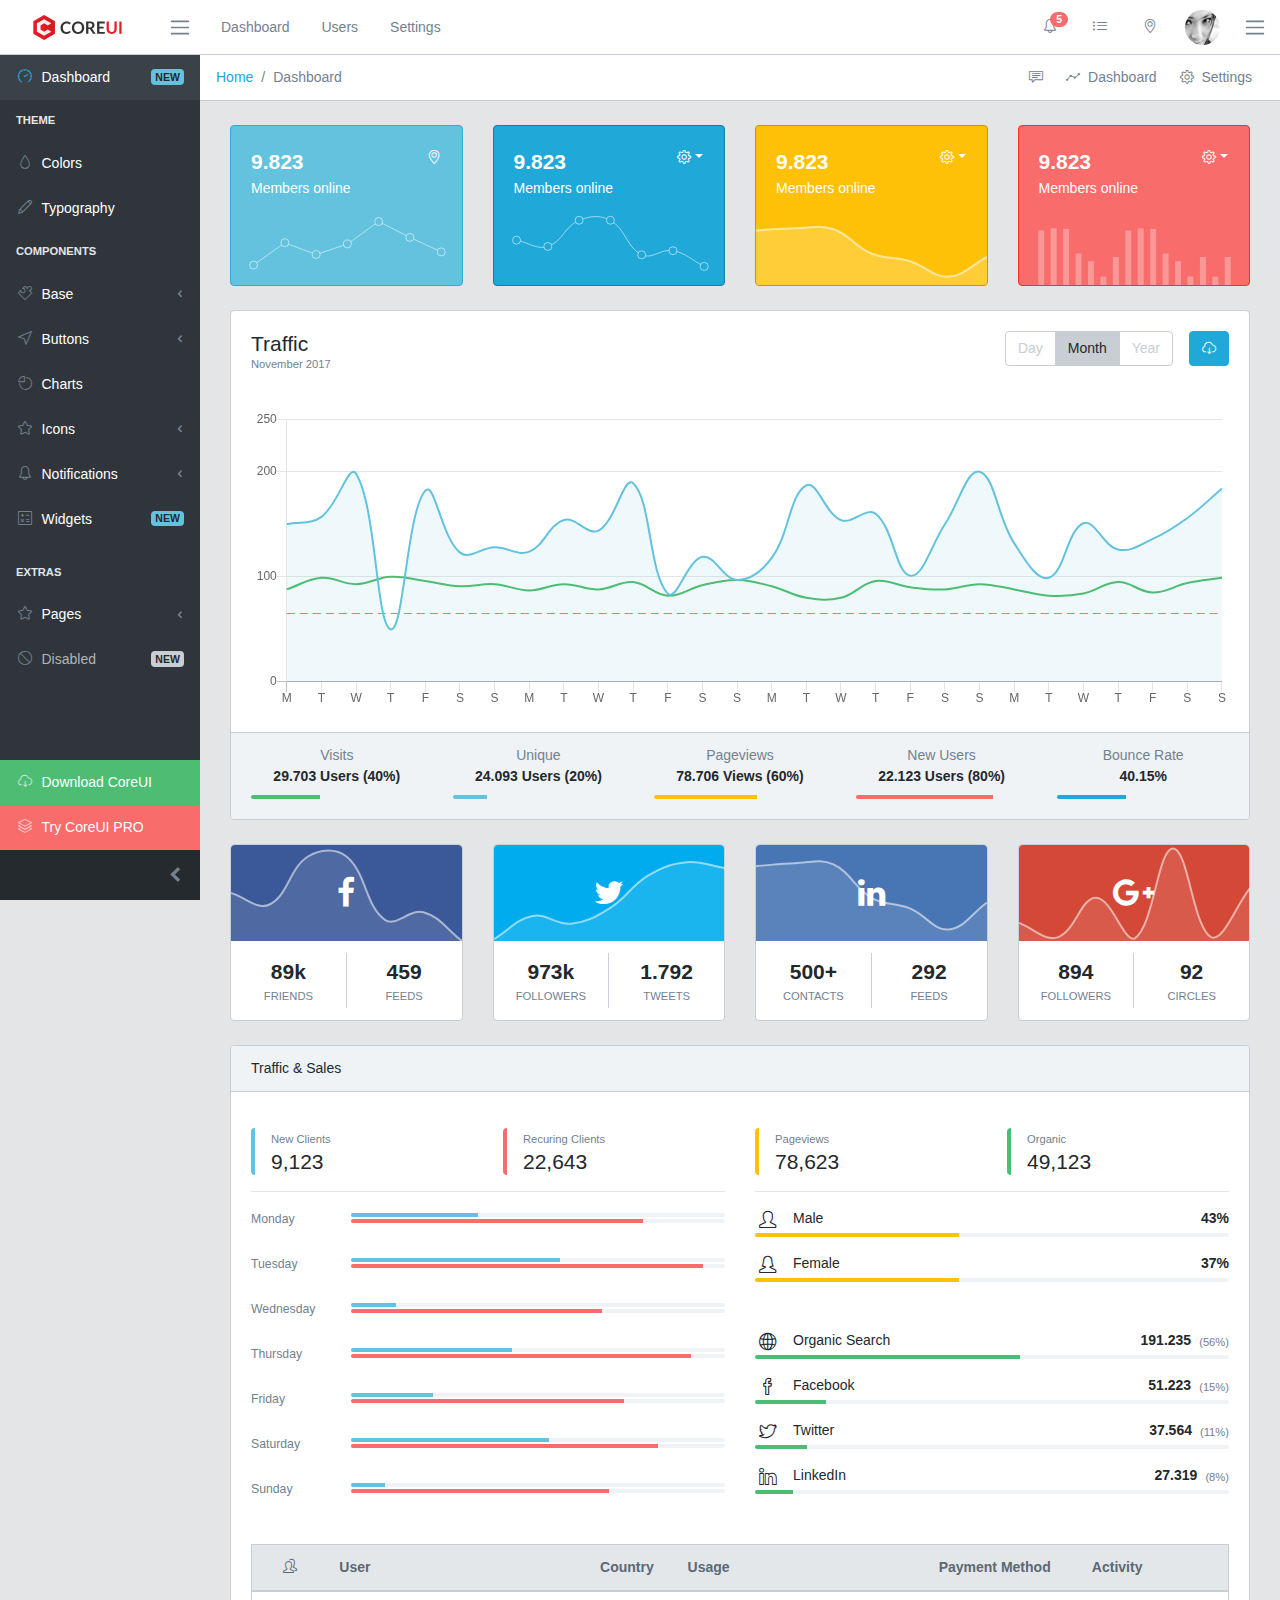
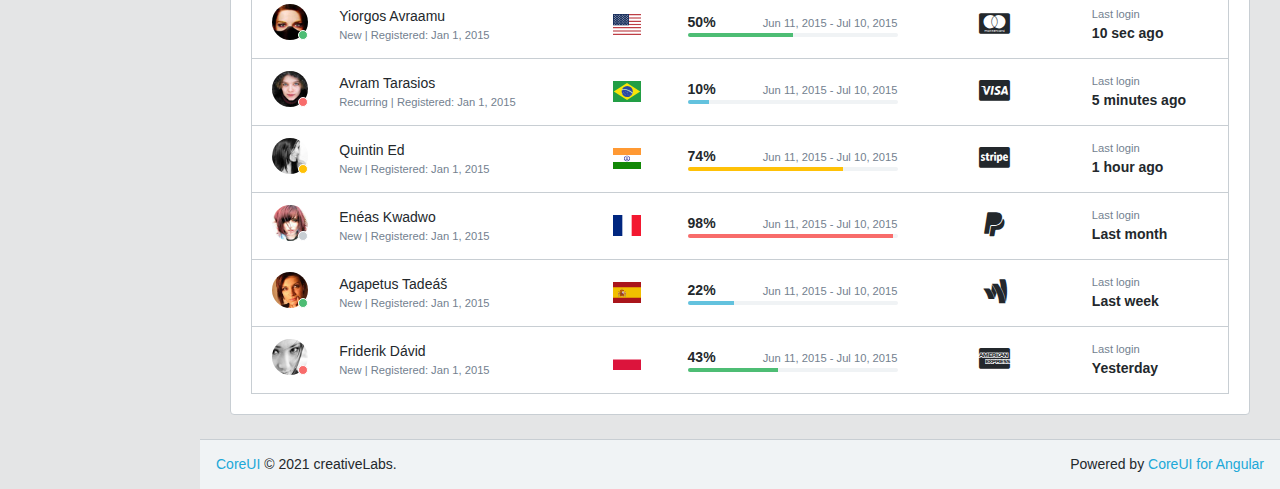
<file: index.html>
<!doctype html>
<!--
* CoreUI - Free Angular 11 Admin Template
* @version v2.11.1
* @link https://coreui.io/angular/
* Copyright (c) 2017-2021 creativeLabs Łukasz Holeczek
* Licensed under MIT (https://coreui.io/license)
-->
<html lang="en">
<head>
  <base href="Angular1">
  <meta charset="utf-8">
  <meta http-equiv="X-UA-Compatible" content="IE=edge">
  <meta name="viewport" content="width=device-width, initial-scale=1, shrink-to-fit=no">
  <meta name="description" content="CoreUI - Free Angular Admin Template">
  <meta name="author" content="Łukasz Holeczek">
  <meta name="keyword" content="Bootstrap,Admin,Template,Free,Angular,Dashboard,Typescript">
	<link rel="shortcut icon" href="assets/favicon.ico">
	<title>CoreUI - Free Angular Admin Template</title>
  <!-- Global site tag (gtag.js) - Google Analytics -->
  <script async="" src="https://www.googletagmanager.com/gtag/js?id=UA-118965717-3"></script>
  <script>
    window.dataLayer = window.dataLayer || []; 
    function gtag(){dataLayer.push(arguments);}
    gtag('js', new Date());
    // Shared ID
    gtag('config', 'UA-118965717-3');
    // Angular ID
    gtag('config', 'UA-118965717-4');
  </script>
<link rel="stylesheet" href="styles.3be59c972749bf244073.css"></head>
<body class="app">
<!--   App Loading... -->
<script src="runtime-es2015.62c4f39b835d4c5ea702.js" type="module"></script><script src="runtime-es5.62c4f39b835d4c5ea702.js" nomodule defer></script><script src="polyfills-es5.f07b719ad54b855c586f.js" nomodule defer></script><script src="polyfills-es2015.82c9cd839a687b95ad77.js" type="module"></script><script src="main-es2015.a07e67a607b8f7c4b18a.js" type="module"></script><script src="main-es5.a07e67a607b8f7c4b18a.js" nomodule defer></script></body>
</html>
</file>
<file: styles.3be59c972749bf244073.css>
@charset "UTF-8";
/*!
 * CoreUI Icons Free Open Source Icons
 * @version v2.1.0
 * @link https://coreui.io/icons
 * Copyright (c) 2020 creativeLabs Łukasz Holeczek
 * Licensed under MIT (https://coreui.io/icons/license)
 */@font-face{font-family:CoreUI-Icons-Free;src:url(CoreUI-Icons-Free.246845e88bc1880edca6.eot?64h6xh);src:url(CoreUI-Icons-Free.246845e88bc1880edca6.eot?64h6xh#iefix) format("embedded-opentype"),url(CoreUI-Icons-Free.68d6a47af77c11c4dc8b.ttf?64h6xh) format("truetype"),url(CoreUI-Icons-Free.7070e73f104dde775400.woff?64h6xh) format("woff"),url(CoreUI-Icons-Free.056d65c989aa546ec057.svg?64h6xh#CoreUI-Icons-Free) format("svg");font-weight:400;font-style:normal}[class*=" cil-"],[class^=cil-]{font-family:CoreUI-Icons-Free!important;speak:none;font-style:normal;font-weight:400;font-variant:normal;text-transform:none;line-height:1;-webkit-font-smoothing:antialiased;-moz-osx-font-smoothing:grayscale}.cil-3d:before{content:"\ea01"}.cil-4k:before{content:"\ea02"}.cil-account-logout:before{content:"\ea03"}.cil-action-redo:before{content:"\ea04"}.cil-action-undo:before{content:"\ea05"}.cil-address-book:before{content:"\ea06"}.cil-airplane-mode:before{content:"\ea07"}.cil-airplane-mode-off:before{content:"\ea08"}.cil-airplay:before{content:"\ea09"}.cil-alarm:before{content:"\ea0a"}.cil-album:before{content:"\ea0b"}.cil-align-center:before{content:"\ea0c"}.cil-align-left:before{content:"\ea0d"}.cil-align-right:before{content:"\ea0e"}.cil-american-football:before{content:"\ea0f"}.cil-animal:before{content:"\ea10"}.cil-aperture:before{content:"\ea11"}.cil-apple:before{content:"\ea12"}.cil-applications:before{content:"\ea13"}.cil-applications-settings:before{content:"\ea14"}.cil-apps:before{content:"\ea15"}.cil-apps-settings:before{content:"\ea16"}.cil-arrow-bottom:before{content:"\ea17"}.cil-arrow-circle-bottom:before{content:"\ea18"}.cil-arrow-circle-left:before{content:"\ea19"}.cil-arrow-circle-right:before{content:"\ea1a"}.cil-arrow-circle-top:before{content:"\ea1b"}.cil-arrow-left:before{content:"\ea1c"}.cil-arrow-right:before{content:"\ea1d"}.cil-arrow-thick-bottom:before{content:"\ea1e"}.cil-arrow-thick-from-bottom:before{content:"\ea1f"}.cil-arrow-thick-from-left:before{content:"\ea20"}.cil-arrow-thick-from-right:before{content:"\ea21"}.cil-arrow-thick-from-top:before{content:"\ea22"}.cil-arrow-thick-left:before{content:"\ea23"}.cil-arrow-thick-right:before{content:"\ea24"}.cil-arrow-thick-to-bottom:before{content:"\ea25"}.cil-arrow-thick-to-left:before{content:"\ea26"}.cil-arrow-thick-to-right:before{content:"\ea27"}.cil-arrow-thick-to-top:before{content:"\ea28"}.cil-arrow-thick-top:before{content:"\ea29"}.cil-arrow-top:before{content:"\ea2a"}.cil-assistive-listening-system:before{content:"\ea2b"}.cil-asterisk:before{content:"\ea2c"}.cil-asterisk-circle:before{content:"\ea2d"}.cil-at:before{content:"\ea2e"}.cil-audio:before{content:"\ea2f"}.cil-audio-description:before{content:"\ea30"}.cil-audio-spectrum:before{content:"\ea31"}.cil-av-timer:before{content:"\ea32"}.cil-baby:before{content:"\ea33"}.cil-baby-carriage:before{content:"\ea34"}.cil-backspace:before{content:"\ea35"}.cil-badge:before{content:"\ea36"}.cil-balance-scale:before{content:"\ea37"}.cil-ban:before{content:"\ea38"}.cil-bank:before{content:"\ea39"}.cil-bar-chart:before{content:"\ea3a"}.cil-barcode:before{content:"\ea3b"}.cil-baseball:before{content:"\ea3c"}.cil-basket:before{content:"\ea3d"}.cil-basketball:before{content:"\ea3e"}.cil-bath:before{content:"\ea3f"}.cil-bathroom:before{content:"\ea40"}.cil-battery-0:before{content:"\ea41"}.cil-battery-3:before{content:"\ea42"}.cil-battery-5:before{content:"\ea43"}.cil-battery-alert:before{content:"\ea44"}.cil-battery-empty:before{content:"\ea45"}.cil-battery-full:before{content:"\ea46"}.cil-battery-slash:before{content:"\ea47"}.cil-beach-access:before{content:"\ea48"}.cil-beaker:before{content:"\ea49"}.cil-bed:before{content:"\ea4a"}.cil-bell:before{content:"\ea4b"}.cil-bell-exclamation:before{content:"\ea4c"}.cil-bike:before{content:"\ea4d"}.cil-birthday-cake:before{content:"\ea4e"}.cil-blind:before{content:"\ea4f"}.cil-bluetooth:before{content:"\ea50"}.cil-blur:before{content:"\ea51"}.cil-blur-circular:before{content:"\ea52"}.cil-blur-linear:before{content:"\ea53"}.cil-boat-alt:before{content:"\ea54"}.cil-bold:before{content:"\ea55"}.cil-bolt:before{content:"\ea56"}.cil-bolt-circle:before{content:"\ea57"}.cil-book:before{content:"\ea58"}.cil-bookmark:before{content:"\ea59"}.cil-border-all:before{content:"\ea5a"}.cil-border-bottom:before{content:"\ea5b"}.cil-border-clear:before{content:"\ea5c"}.cil-border-horizontal:before{content:"\ea5d"}.cil-border-inner:before{content:"\ea5e"}.cil-border-left:before{content:"\ea5f"}.cil-border-outer:before{content:"\ea60"}.cil-border-right:before{content:"\ea61"}.cil-border-style:before{content:"\ea62"}.cil-border-top:before{content:"\ea63"}.cil-border-vertical:before{content:"\ea64"}.cil-bowling:before{content:"\ea65"}.cil-braille:before{content:"\ea66"}.cil-briefcase:before{content:"\ea67"}.cil-brightness:before{content:"\ea68"}.cil-british-pound:before{content:"\ea69"}.cil-browser:before{content:"\ea6a"}.cil-brush:before{content:"\ea6b"}.cil-brush-alt:before{content:"\ea6c"}.cil-bug:before{content:"\ea6d"}.cil-building:before{content:"\ea6e"}.cil-bullhorn:before{content:"\ea6f"}.cil-burger:before{content:"\ea70"}.cil-burn:before{content:"\ea71"}.cil-bus-alt:before{content:"\ea72"}.cil-calculator:before{content:"\ea73"}.cil-calendar:before{content:"\ea74"}.cil-calendar-check:before{content:"\ea75"}.cil-camera:before{content:"\ea76"}.cil-camera-control:before{content:"\ea77"}.cil-camera-roll:before{content:"\ea78"}.cil-car-alt:before{content:"\ea79"}.cil-caret-bottom:before{content:"\ea7a"}.cil-caret-left:before{content:"\ea7b"}.cil-caret-right:before{content:"\ea7c"}.cil-caret-top:before{content:"\ea7d"}.cil-cart:before{content:"\ea7e"}.cil-cash:before{content:"\ea7f"}.cil-casino:before{content:"\ea80"}.cil-cast:before{content:"\ea81"}.cil-cat:before{content:"\ea82"}.cil-cc:before{content:"\ea83"}.cil-center-focus:before{content:"\ea84"}.cil-chart:before{content:"\ea85"}.cil-chart-line:before{content:"\ea86"}.cil-chart-pie:before{content:"\ea87"}.cil-chat-bubble:before{content:"\ea88"}.cil-check:before{content:"\ea89"}.cil-check-alt:before{content:"\ea8a"}.cil-check-circle:before{content:"\ea8b"}.cil-chevron-bottom:before{content:"\ea8c"}.cil-chevron-circle-down-alt:before{content:"\ea8d"}.cil-chevron-circle-left-alt:before{content:"\ea8e"}.cil-chevron-circle-right-alt:before{content:"\ea8f"}.cil-chevron-circle-up-alt:before{content:"\ea90"}.cil-chevron-double-down:before{content:"\ea91"}.cil-chevron-double-left:before{content:"\ea92"}.cil-chevron-double-right:before{content:"\ea93"}.cil-chevron-double-up:before{content:"\ea94"}.cil-chevron-left:before{content:"\ea95"}.cil-chevron-right:before{content:"\ea96"}.cil-chevron-top:before{content:"\ea97"}.cil-child:before{content:"\ea98"}.cil-child-friendly:before{content:"\ea99"}.cil-circle:before{content:"\ea9a"}.cil-clear-all:before{content:"\ea9b"}.cil-clipboard:before{content:"\ea9c"}.cil-clock:before{content:"\ea9d"}.cil-clone:before{content:"\ea9e"}.cil-closed-captioning:before{content:"\ea9f"}.cil-cloud:before{content:"\eaa0"}.cil-cloud-download:before{content:"\eaa1"}.cil-cloud-upload:before{content:"\eaa2"}.cil-cloudy:before{content:"\eaa3"}.cil-code:before{content:"\eaa4"}.cil-coffee:before{content:"\eaa5"}.cil-cog:before{content:"\eaa6"}.cil-color-border:before{content:"\eaa7"}.cil-color-fill:before{content:"\eaa8"}.cil-color-palette:before{content:"\eaa9"}.cil-columns:before{content:"\eaaa"}.cil-command:before{content:"\eaab"}.cil-comment-bubble:before{content:"\eaac"}.cil-comment-square:before{content:"\eaad"}.cil-compass:before{content:"\eaae"}.cil-compress:before{content:"\eaaf"}.cil-contact:before{content:"\eab0"}.cil-contrast:before{content:"\eab1"}.cil-control:before{content:"\eab2"}.cil-copy:before{content:"\eab3"}.cil-couch:before{content:"\eab4"}.cil-credit-card:before{content:"\eab5"}.cil-crop:before{content:"\eab6"}.cil-crop-rotate:before{content:"\eab7"}.cil-cursor:before{content:"\eab8"}.cil-cursor-move:before{content:"\eab9"}.cil-cut:before{content:"\eaba"}.cil-data-transfer-down:before{content:"\eabb"}.cil-data-transfer-up:before{content:"\eabc"}.cil-deaf:before{content:"\eabd"}.cil-delete:before{content:"\eabe"}.cil-description:before{content:"\eabf"}.cil-devices:before{content:"\eac0"}.cil-dialpad:before{content:"\eac1"}.cil-diamond:before{content:"\eac2"}.cil-dinner:before{content:"\eac3"}.cil-disabled:before{content:"\eac4"}.cil-dog:before{content:"\eac5"}.cil-dollar:before{content:"\eac6"}.cil-door:before{content:"\eac7"}.cil-double-quote-sans-left:before{content:"\eac8"}.cil-double-quote-sans-right:before{content:"\eac9"}.cil-drink:before{content:"\eaca"}.cil-drink-alcohol:before{content:"\eacb"}.cil-drop:before{content:"\eacc"}.cil-eco:before{content:"\eacd"}.cil-education:before{content:"\eace"}.cil-elevator:before{content:"\eacf"}.cil-envelope-closed:before{content:"\ead0"}.cil-envelope-letter:before{content:"\ead1"}.cil-envelope-open:before{content:"\ead2"}.cil-equalizer:before{content:"\ead3"}.cil-ethernet:before{content:"\ead4"}.cil-euro:before{content:"\ead5"}.cil-excerpt:before{content:"\ead6"}.cil-exit-to-app:before{content:"\ead7"}.cil-expand-down:before{content:"\ead8"}.cil-expand-left:before{content:"\ead9"}.cil-expand-right:before{content:"\eada"}.cil-expand-up:before{content:"\eadb"}.cil-exposure:before{content:"\eadc"}.cil-external-link:before{content:"\eadd"}.cil-eyedropper:before{content:"\eade"}.cil-face:before{content:"\eadf"}.cil-face-dead:before{content:"\eae0"}.cil-factory:before{content:"\eae1"}.cil-factory-slash:before{content:"\eae2"}.cil-fastfood:before{content:"\eae3"}.cil-fax:before{content:"\eae4"}.cil-featured-playlist:before{content:"\eae5"}.cil-file:before{content:"\eae6"}.cil-filter:before{content:"\eae7"}.cil-filter-frames:before{content:"\eae8"}.cil-filter-photo:before{content:"\eae9"}.cil-filter-square:before{content:"\eaea"}.cil-filter-x:before{content:"\eaeb"}.cil-find-in-page:before{content:"\eaec"}.cil-fingerprint:before{content:"\eaed"}.cil-fire:before{content:"\eaee"}.cil-flag-alt:before{content:"\eaef"}.cil-flight-takeoff:before{content:"\eaf0"}.cil-flip:before{content:"\eaf1"}.cil-flip-to-back:before{content:"\eaf2"}.cil-flip-to-front:before{content:"\eaf3"}.cil-flower:before{content:"\eaf4"}.cil-folder:before{content:"\eaf5"}.cil-folder-open:before{content:"\eaf6"}.cil-font:before{content:"\eaf7"}.cil-football:before{content:"\eaf8"}.cil-fork:before{content:"\eaf9"}.cil-fridge:before{content:"\eafa"}.cil-frown:before{content:"\eafb"}.cil-fullscreen:before{content:"\eafc"}.cil-fullscreen-exit:before{content:"\eafd"}.cil-functions:before{content:"\eafe"}.cil-functions-alt:before{content:"\eaff"}.cil-gamepad:before{content:"\eb00"}.cil-garage:before{content:"\eb01"}.cil-gauge:before{content:"\eb02"}.cil-gem:before{content:"\eb03"}.cil-gif:before{content:"\eb04"}.cil-gift:before{content:"\eb05"}.cil-globe-alt:before{content:"\eb06"}.cil-golf:before{content:"\eb07"}.cil-golf-alt:before{content:"\eb08"}.cil-gradient:before{content:"\eb09"}.cil-grain:before{content:"\eb0a"}.cil-graph:before{content:"\eb0b"}.cil-grid:before{content:"\eb0c"}.cil-grid-slash:before{content:"\eb0d"}.cil-group:before{content:"\eb0e"}.cil-hamburger-menu:before{content:"\eb0f"}.cil-hand-point-down:before{content:"\eb10"}.cil-hand-point-left:before{content:"\eb11"}.cil-hand-point-right:before{content:"\eb12"}.cil-hand-point-up:before{content:"\eb13"}.cil-happy:before{content:"\eb14"}.cil-hd:before{content:"\eb15"}.cil-hdr:before{content:"\eb16"}.cil-header:before{content:"\eb17"}.cil-headphones:before{content:"\eb18"}.cil-healing:before{content:"\eb19"}.cil-heart:before{content:"\eb1a"}.cil-highlighter:before{content:"\eb1b"}.cil-highligt:before{content:"\eb1c"}.cil-history:before{content:"\eb1d"}.cil-home:before{content:"\eb1e"}.cil-hospital:before{content:"\eb1f"}.cil-hot-tub:before{content:"\eb20"}.cil-house:before{content:"\eb21"}.cil-https:before{content:"\eb22"}.cil-image:before{content:"\eb23"}.cil-image-broken:before{content:"\eb24"}.cil-image-plus:before{content:"\eb25"}.cil-inbox:before{content:"\eb26"}.cil-indent-decrease:before{content:"\eb27"}.cil-indent-increase:before{content:"\eb28"}.cil-industry:before{content:"\eb29"}.cil-industry-slash:before{content:"\eb2a"}.cil-infinity:before{content:"\eb2b"}.cil-info:before{content:"\eb2c"}.cil-input:before{content:"\eb2d"}.cil-input-hdmi:before{content:"\eb2e"}.cil-input-power:before{content:"\eb2f"}.cil-institution:before{content:"\eb30"}.cil-italic:before{content:"\eb31"}.cil-justify-center:before{content:"\eb32"}.cil-justify-left:before{content:"\eb33"}.cil-justify-right:before{content:"\eb34"}.cil-keyboard:before{content:"\eb35"}.cil-lan:before{content:"\eb36"}.cil-language:before{content:"\eb37"}.cil-laptop:before{content:"\eb38"}.cil-layers:before{content:"\eb39"}.cil-leaf:before{content:"\eb3a"}.cil-lemon:before{content:"\eb3b"}.cil-level-down:before{content:"\eb3c"}.cil-level-up:before{content:"\eb3d"}.cil-library:before{content:"\eb3e"}.cil-library-add:before{content:"\eb3f"}.cil-library-building:before{content:"\eb40"}.cil-life-ring:before{content:"\eb41"}.cil-lightbulb:before{content:"\eb42"}.cil-line-spacing:before{content:"\eb43"}.cil-line-style:before{content:"\eb44"}.cil-line-weight:before{content:"\eb45"}.cil-link:before{content:"\eb46"}.cil-link-alt:before{content:"\eb47"}.cil-link-broken:before{content:"\eb48"}.cil-list:before{content:"\eb49"}.cil-list-filter:before{content:"\eb4a"}.cil-list-high-priority:before{content:"\eb4b"}.cil-list-low-priority:before{content:"\eb4c"}.cil-list-numbered:before{content:"\eb4d"}.cil-list-numbered-rtl:before{content:"\eb4e"}.cil-list-rich:before{content:"\eb4f"}.cil-location-pin:before{content:"\eb50"}.cil-lock-locked:before{content:"\eb51"}.cil-lock-unlocked:before{content:"\eb52"}.cil-locomotive:before{content:"\eb53"}.cil-loop:before{content:"\eb54"}.cil-loop-1:before{content:"\eb55"}.cil-loop-circular:before{content:"\eb56"}.cil-low-vision:before{content:"\eb57"}.cil-magnifying-glass:before{content:"\eb58"}.cil-map:before{content:"\eb59"}.cil-media-eject:before{content:"\eb5a"}.cil-media-pause:before{content:"\eb5b"}.cil-media-play:before{content:"\eb5c"}.cil-media-record:before{content:"\eb5d"}.cil-media-skip-backward:before{content:"\eb5e"}.cil-media-skip-forward:before{content:"\eb5f"}.cil-media-step-backward:before{content:"\eb60"}.cil-media-step-forward:before{content:"\eb61"}.cil-media-stop:before{content:"\eb62"}.cil-medical-cross:before{content:"\eb63"}.cil-meh:before{content:"\eb64"}.cil-memory:before{content:"\eb65"}.cil-menu:before{content:"\eb66"}.cil-mic:before{content:"\eb67"}.cil-microphone:before{content:"\eb68"}.cil-minus:before{content:"\eb69"}.cil-mobile:before{content:"\eb6a"}.cil-mobile-landscape:before{content:"\eb6b"}.cil-money:before{content:"\eb6c"}.cil-monitor:before{content:"\eb6d"}.cil-mood-bad:before{content:"\eb6e"}.cil-mood-good:before{content:"\eb6f"}.cil-mood-very-bad:before{content:"\eb70"}.cil-mood-very-good:before{content:"\eb71"}.cil-moon:before{content:"\eb72"}.cil-mouse:before{content:"\eb73"}.cil-mouth-slash:before{content:"\eb74"}.cil-move:before{content:"\eb75"}.cil-movie:before{content:"\eb76"}.cil-mug:before{content:"\eb77"}.cil-mug-tea:before{content:"\eb78"}.cil-music-note:before{content:"\eb79"}.cil-newspaper:before{content:"\eb7a"}.cil-note-add:before{content:"\eb7b"}.cil-notes:before{content:"\eb7c"}.cil-object-group:before{content:"\eb7d"}.cil-object-ungroup:before{content:"\eb7e"}.cil-opacity:before{content:"\eb7f"}.cil-opentype:before{content:"\eb80"}.cil-options:before{content:"\eb81"}.cil-paint:before{content:"\eb82"}.cil-paint-bucket:before{content:"\eb83"}.cil-paper-plane:before{content:"\eb84"}.cil-paperclip:before{content:"\eb85"}.cil-paragraph:before{content:"\eb86"}.cil-paw:before{content:"\eb87"}.cil-pen:before{content:"\eb88"}.cil-pen-alt:before{content:"\eb89"}.cil-pen-nib:before{content:"\eb8a"}.cil-pencil:before{content:"\eb8b"}.cil-people:before{content:"\eb8c"}.cil-phone:before{content:"\eb8d"}.cil-pin:before{content:"\eb8e"}.cil-pizza:before{content:"\eb8f"}.cil-plant:before{content:"\eb90"}.cil-playlist-add:before{content:"\eb91"}.cil-plus:before{content:"\eb92"}.cil-pool:before{content:"\eb93"}.cil-power-standby:before{content:"\eb94"}.cil-pregnant:before{content:"\eb95"}.cil-print:before{content:"\eb96"}.cil-pushchair:before{content:"\eb97"}.cil-puzzle:before{content:"\eb98"}.cil-qr-code:before{content:"\eb99"}.cil-rain:before{content:"\eb9a"}.cil-rectangle:before{content:"\eb9b"}.cil-recycle:before{content:"\eb9c"}.cil-reload:before{content:"\eb9d"}.cil-report-slash:before{content:"\eb9e"}.cil-resize-both:before{content:"\eb9f"}.cil-resize-height:before{content:"\eba0"}.cil-resize-width:before{content:"\eba1"}.cil-restaurant:before{content:"\eba2"}.cil-room:before{content:"\eba3"}.cil-router:before{content:"\eba4"}.cil-rowing:before{content:"\eba5"}.cil-rss:before{content:"\eba6"}.cil-ruble:before{content:"\eba7"}.cil-running:before{content:"\eba8"}.cil-sad:before{content:"\eba9"}.cil-satelite:before{content:"\ebaa"}.cil-save:before{content:"\ebab"}.cil-school:before{content:"\ebac"}.cil-screen-desktop:before{content:"\ebad"}.cil-screen-smartphone:before{content:"\ebae"}.cil-scrubber:before{content:"\ebaf"}.cil-search:before{content:"\ebb0"}.cil-send:before{content:"\ebb1"}.cil-settings:before{content:"\ebb2"}.cil-share:before{content:"\ebb3"}.cil-share-all:before{content:"\ebb4"}.cil-share-alt:before{content:"\ebb5"}.cil-share-boxed:before{content:"\ebb6"}.cil-shield-alt:before{content:"\ebb7"}.cil-short-text:before{content:"\ebb8"}.cil-shower:before{content:"\ebb9"}.cil-sign-language:before{content:"\ebba"}.cil-signal-cellular-0:before{content:"\ebbb"}.cil-signal-cellular-3:before{content:"\ebbc"}.cil-signal-cellular-4:before{content:"\ebbd"}.cil-sim:before{content:"\ebbe"}.cil-sitemap:before{content:"\ebbf"}.cil-smile:before{content:"\ebc0"}.cil-smile-plus:before{content:"\ebc1"}.cil-smoke:before{content:"\ebc2"}.cil-smoke-free:before{content:"\ebc3"}.cil-smoke-slash:before{content:"\ebc4"}.cil-smoking-room:before{content:"\ebc5"}.cil-snowflake:before{content:"\ebc6"}.cil-soccer:before{content:"\ebc7"}.cil-sofa:before{content:"\ebc8"}.cil-sort-alpha-down:before{content:"\ebc9"}.cil-sort-alpha-up:before{content:"\ebca"}.cil-sort-ascending:before{content:"\ebcb"}.cil-sort-descending:before{content:"\ebcc"}.cil-sort-numeric-down:before{content:"\ebcd"}.cil-sort-numeric-up:before{content:"\ebce"}.cil-spa:before{content:"\ebcf"}.cil-space-bar:before{content:"\ebd0"}.cil-speak:before{content:"\ebd1"}.cil-speaker:before{content:"\ebd2"}.cil-speech:before{content:"\ebd3"}.cil-speedometer:before{content:"\ebd4"}.cil-spreadsheet:before{content:"\ebd5"}.cil-square:before{content:"\ebd6"}.cil-star:before{content:"\ebd7"}.cil-star-half:before{content:"\ebd8"}.cil-storage:before{content:"\ebd9"}.cil-stream:before{content:"\ebda"}.cil-strikethrough:before{content:"\ebdb"}.cil-sun:before{content:"\ebdc"}.cil-swap-horizontal:before{content:"\ebdd"}.cil-swap-vertical:before{content:"\ebde"}.cil-swimming:before{content:"\ebdf"}.cil-sync:before{content:"\ebe0"}.cil-tablet:before{content:"\ebe1"}.cil-tag:before{content:"\ebe2"}.cil-tags:before{content:"\ebe3"}.cil-task:before{content:"\ebe4"}.cil-taxi:before{content:"\ebe5"}.cil-tennis:before{content:"\ebe6"}.cil-tennis-ball:before{content:"\ebe7"}.cil-terminal:before{content:"\ebe8"}.cil-terrain:before{content:"\ebe9"}.cil-text:before{content:"\ebea"}.cil-text-shapes:before{content:"\ebeb"}.cil-text-size:before{content:"\ebec"}.cil-text-square:before{content:"\ebed"}.cil-text-strike:before{content:"\ebee"}.cil-thumb-down:before{content:"\ebef"}.cil-thumb-up:before{content:"\ebf0"}.cil-toggle-off:before{content:"\ebf1"}.cil-toggle-on:before{content:"\ebf2"}.cil-toilet:before{content:"\ebf3"}.cil-touch-app:before{content:"\ebf4"}.cil-transfer:before{content:"\ebf5"}.cil-translate:before{content:"\ebf6"}.cil-trash:before{content:"\ebf7"}.cil-triangle:before{content:"\ebf8"}.cil-truck:before{content:"\ebf9"}.cil-tv:before{content:"\ebfa"}.cil-underline:before{content:"\ebfb"}.cil-usb:before{content:"\ebfc"}.cil-user:before{content:"\ebfd"}.cil-user-female:before{content:"\ebfe"}.cil-user-follow:before{content:"\ebff"}.cil-user-plus:before{content:"\ec00"}.cil-user-unfollow:before{content:"\ec01"}.cil-user-x:before{content:"\ec02"}.cil-vector:before{content:"\ec03"}.cil-vertical-align-bottom:before{content:"\ec04"}.cil-vertical-align-center:before{content:"\ec05"}.cil-vertical-align-top:before{content:"\ec06"}.cil-video:before{content:"\ec07"}.cil-videogame:before{content:"\ec08"}.cil-view-column:before{content:"\ec09"}.cil-view-module:before{content:"\ec0a"}.cil-view-quilt:before{content:"\ec0b"}.cil-view-stream:before{content:"\ec0c"}.cil-voice:before{content:"\ec0d"}.cil-voice-over-record:before{content:"\ec0e"}.cil-volume-high:before{content:"\ec0f"}.cil-volume-low:before{content:"\ec10"}.cil-volume-off:before{content:"\ec11"}.cil-walk:before{content:"\ec12"}.cil-wallet:before{content:"\ec13"}.cil-wallpaper:before{content:"\ec14"}.cil-warning:before{content:"\ec15"}.cil-watch:before{content:"\ec16"}.cil-wc:before{content:"\ec17"}.cil-weightlifitng:before{content:"\ec18"}.cil-wheelchair:before{content:"\ec19"}.cil-wifi-signal-0:before{content:"\ec1a"}.cil-wifi-signal-1:before{content:"\ec1b"}.cil-wifi-signal-2:before{content:"\ec1c"}.cil-wifi-signal-3:before{content:"\ec1d"}.cil-wifi-signal-4:before{content:"\ec1e"}.cil-wifi-signal-off:before{content:"\ec1f"}.cil-window:before{content:"\ec20"}.cil-window-maximize:before{content:"\ec21"}.cil-window-minimize:before{content:"\ec22"}.cil-window-restore:before{content:"\ec23"}.cil-wrap-text:before{content:"\ec24"}.cil-x:before{content:"\ec25"}.cil-x-circle:before{content:"\ec26"}.cil-yen:before{content:"\ec27"}.cil-zoom:before{content:"\ec28"}.cil-zoom-in:before{content:"\ec29"}.cil-zoom-out:before{content:"\ec2a"}.flag-icon,.flag-icon-background{background-size:contain;background-position:50%;background-repeat:no-repeat}.flag-icon{position:relative;display:inline-block;width:1.33333333em;line-height:1em}.flag-icon:before{content:"\00a0"}.flag-icon.flag-icon-squared{width:1em}.flag-icon-ad{background-image:url(ad.45026b922ec57f969a0a.svg)}.flag-icon-ad.flag-icon-squared{background-image:url(ad.94e810253dbc84702e9a.svg)}.flag-icon-ae{background-image:url(ae.2c530f6449f3e5abd04b.svg)}.flag-icon-ae.flag-icon-squared{background-image:url(ae.23c174705b39d649ba43.svg)}.flag-icon-af{background-image:url(af.458ab7e0c32d14aefe33.svg)}.flag-icon-af.flag-icon-squared{background-image:url(af.867627c537fd29812532.svg)}.flag-icon-ag{background-image:url(ag.5929ca9ff0f160f96fb5.svg)}.flag-icon-ag.flag-icon-squared{background-image:url(ag.3f18bb58815f1eb37b60.svg)}.flag-icon-ai{background-image:url(ai.c4699001b99c1638c765.svg)}.flag-icon-ai.flag-icon-squared{background-image:url(ai.546a12e334b3f4d8967c.svg)}.flag-icon-al{background-image:url(al.3dd8853b91d6f490b4c1.svg)}.flag-icon-al.flag-icon-squared{background-image:url(al.090568ab89f9b7e68f3b.svg)}.flag-icon-am{background-image:url(am.e935f82147f4d3c76c92.svg)}.flag-icon-am.flag-icon-squared{background-image:url(am.36fc7db319e532bff785.svg)}.flag-icon-ao{background-image:url(ao.ad6f3c8c3519f36b36c4.svg)}.flag-icon-ao.flag-icon-squared{background-image:url(ao.7ed590a16ff7642e7a85.svg)}.flag-icon-aq{background-image:url(aq.e3fbc5d0ce77f1c9e808.svg)}.flag-icon-aq.flag-icon-squared{background-image:url(aq.e6c275d0d4e5135fb04b.svg)}.flag-icon-ar{background-image:url(ar.2ff091f8773d0ea8640d.svg)}.flag-icon-ar.flag-icon-squared{background-image:url(ar.5a7c09af30ea06db87f1.svg)}.flag-icon-as{background-image:url(as.3b86b6876653592c0fa3.svg)}.flag-icon-as.flag-icon-squared{background-image:url(as.7ae00cb9d6bf497132c1.svg)}.flag-icon-at{background-image:url(at.1281f451a103684e9248.svg)}.flag-icon-at.flag-icon-squared{background-image:url(at.d7b3791eb6679e92a2bd.svg)}.flag-icon-au{background-image:url(au.932d918261bcbb88f0cc.svg)}.flag-icon-au.flag-icon-squared{background-image:url(au.5b98a120aeec3f5a1aeb.svg)}.flag-icon-aw{background-image:url(aw.98298192f432c6fc56cc.svg)}.flag-icon-aw.flag-icon-squared{background-image:url(aw.b478dded01c70ad2275c.svg)}.flag-icon-ax{background-image:url(ax.6651bb2513bc040f7f2b.svg)}.flag-icon-ax.flag-icon-squared{background-image:url(ax.c260e9a581b4c4415f20.svg)}.flag-icon-az{background-image:url(az.d4faca473814e47b3f03.svg)}.flag-icon-az.flag-icon-squared{background-image:url(az.84126238074d3c3c30b9.svg)}.flag-icon-ba{background-image:url(ba.7097f2f878560a3debc6.svg)}.flag-icon-ba.flag-icon-squared{background-image:url(ba.d1e732dc96724fe02492.svg)}.flag-icon-bb{background-image:url(bb.021629a6a596929b0462.svg)}.flag-icon-bb.flag-icon-squared{background-image:url(bb.17738ccf41cecf9d38ba.svg)}.flag-icon-bd{background-image:url(bd.d16830cba55e113c5888.svg)}.flag-icon-bd.flag-icon-squared{background-image:url(bd.a3ae69dedf0b3ad8fb44.svg)}.flag-icon-be{background-image:url(be.410c4acc521ec3a59836.svg)}.flag-icon-be.flag-icon-squared{background-image:url(be.914a3c37d1998aa1f6b0.svg)}.flag-icon-bf{background-image:url(bf.4275eb85c53fe2d0f6a8.svg)}.flag-icon-bf.flag-icon-squared{background-image:url(bf.6fc31e160aec39c1d496.svg)}.flag-icon-bg{background-image:url(bg.c9c13073359faec8e076.svg)}.flag-icon-bg.flag-icon-squared{background-image:url(bg.4f2a9bbb4c1ea18ea4dd.svg)}.flag-icon-bh{background-image:url(bh.ec61516daebfebe2cd49.svg)}.flag-icon-bh.flag-icon-squared{background-image:url(bh.0cfc56195412f09f4c70.svg)}.flag-icon-bi{background-image:url(bi.3fce551eeb9f82d29f76.svg)}.flag-icon-bi.flag-icon-squared{background-image:url(bi.5adb744e68bc13f75956.svg)}.flag-icon-bj{background-image:url(bj.e8591ed7d23999de96ef.svg)}.flag-icon-bj.flag-icon-squared{background-image:url(bj.fb3d1c01b8a808e6fe13.svg)}.flag-icon-bl{background-image:url(bl.6a6bc7f183b774316b63.svg)}.flag-icon-bl.flag-icon-squared{background-image:url(bl.669bbb820754f1cc0ce4.svg)}.flag-icon-bm{background-image:url(bm.e2aa572a02963b087e48.svg)}.flag-icon-bm.flag-icon-squared{background-image:url(bm.7dd1b92ad42d2f9d69dd.svg)}.flag-icon-bn{background-image:url(bn.ad7aafa9a29894397b43.svg)}.flag-icon-bn.flag-icon-squared{background-image:url(bn.5fd8c65274736a1b6af4.svg)}.flag-icon-bo{background-image:url(bo.1155c3da4861424ea8ff.svg)}.flag-icon-bo.flag-icon-squared{background-image:url(bo.ee5938f07b3324e9af6d.svg)}.flag-icon-bq{background-image:url(bq.8ff78ac28371e9069bfb.svg)}.flag-icon-bq.flag-icon-squared{background-image:url(bq.6e5b96f6104d2ff9977a.svg)}.flag-icon-br{background-image:url(br.5ec13287c2da0d77a7e7.svg)}.flag-icon-br.flag-icon-squared{background-image:url(br.b3663866f502ec386f0e.svg)}.flag-icon-bs{background-image:url(bs.5497678a4578b848e08d.svg)}.flag-icon-bs.flag-icon-squared{background-image:url(bs.a9ddb124f725485b9445.svg)}.flag-icon-bt{background-image:url(bt.eed19cbfd0dc809d6886.svg)}.flag-icon-bt.flag-icon-squared{background-image:url(bt.1372873ed65891680a2d.svg)}.flag-icon-bv{background-image:url(bv.b789f839eda2bce4b0e3.svg)}.flag-icon-bv.flag-icon-squared{background-image:url(bv.adee14dc818c2a37dbd9.svg)}.flag-icon-bw{background-image:url(bw.8a35721e3f5ff275ace8.svg)}.flag-icon-bw.flag-icon-squared{background-image:url(bw.0acc600b67ac7165e38c.svg)}.flag-icon-by{background-image:url(by.ed1fb53394827e144c8a.svg)}.flag-icon-by.flag-icon-squared{background-image:url(by.da99aaa559633b439aa3.svg)}.flag-icon-bz{background-image:url(bz.4eb2d29f4fcc586ae3e2.svg)}.flag-icon-bz.flag-icon-squared{background-image:url(bz.7826f0d58900985ad312.svg)}.flag-icon-ca{background-image:url(ca.d348137a99e6d528c5b7.svg)}.flag-icon-ca.flag-icon-squared{background-image:url(ca.102b45b24a03abdaeae6.svg)}.flag-icon-cc{background-image:url(cc.200233c98efe5d026e98.svg)}.flag-icon-cc.flag-icon-squared{background-image:url(cc.27d55bfa0a8b66542f74.svg)}.flag-icon-cd{background-image:url(cd.e5fd4d1225cc6c53b73d.svg)}.flag-icon-cd.flag-icon-squared{background-image:url(cd.d44809aaad5d32f91a56.svg)}.flag-icon-cf{background-image:url(cf.617adc02abcee400496d.svg)}.flag-icon-cf.flag-icon-squared{background-image:url(cf.eb50c5ecfa556ddba5a7.svg)}.flag-icon-cg{background-image:url(cg.440e321a39cf550b0bec.svg)}.flag-icon-cg.flag-icon-squared{background-image:url(cg.862f4608de0f8e9d213c.svg)}.flag-icon-ch{background-image:url(ch.7a52ef5e31b7f5e08a01.svg)}.flag-icon-ch.flag-icon-squared{background-image:url(ch.1113c7e9162d605ca580.svg)}.flag-icon-ci{background-image:url(ci.b1030b2b5315547c7fbe.svg)}.flag-icon-ci.flag-icon-squared{background-image:url(ci.6f06682eaf98960662af.svg)}.flag-icon-ck{background-image:url(ck.65a80cb3a138985c22dc.svg)}.flag-icon-ck.flag-icon-squared{background-image:url(ck.d76f3968d6f25ed0bc7d.svg)}.flag-icon-cl{background-image:url(cl.b9ff305a088060fd040a.svg)}.flag-icon-cl.flag-icon-squared{background-image:url(cl.303f56a616afb6bae962.svg)}.flag-icon-cm{background-image:url(cm.7578267e8568b1490427.svg)}.flag-icon-cm.flag-icon-squared{background-image:url(cm.0dcbc4f1fe098b1b8725.svg)}.flag-icon-cn{background-image:url(cn.7977e12a9afade492c93.svg)}.flag-icon-cn.flag-icon-squared{background-image:url(cn.f5a6f048eb8367343bd4.svg)}.flag-icon-co{background-image:url(co.59ec93f7d718ebed3779.svg)}.flag-icon-co.flag-icon-squared{background-image:url(co.4c87d079860a09479706.svg)}.flag-icon-cr{background-image:url(cr.6f2d7bb05d9edb1089ec.svg)}.flag-icon-cr.flag-icon-squared{background-image:url(cr.ebed46008265a3777565.svg)}.flag-icon-cu{background-image:url(cu.ff35f996902731bad287.svg)}.flag-icon-cu.flag-icon-squared{background-image:url(cu.1452c504ef675071dcdf.svg)}.flag-icon-cv{background-image:url(cv.434373304db5970887de.svg)}.flag-icon-cv.flag-icon-squared{background-image:url(cv.1ddd34244b91f9c46e1d.svg)}.flag-icon-cw{background-image:url(cw.8e4cecbf86c9e4b2df3a.svg)}.flag-icon-cw.flag-icon-squared{background-image:url(cw.3fc4503762b62953af04.svg)}.flag-icon-cx{background-image:url(cx.b9b5e6cd65826aab60c6.svg)}.flag-icon-cx.flag-icon-squared{background-image:url(cx.dda4107fd05b8081ae62.svg)}.flag-icon-cy{background-image:url(cy.70de54e68d8683969410.svg)}.flag-icon-cy.flag-icon-squared{background-image:url(cy.bdc1fde27ba14b2afa3b.svg)}.flag-icon-cz{background-image:url(cz.8ef2bc6a4d5bad23e284.svg)}.flag-icon-cz.flag-icon-squared{background-image:url(cz.1b3452b8ce83987fb494.svg)}.flag-icon-de{background-image:url(de.7e82f4c71df5fc78abbb.svg)}.flag-icon-de.flag-icon-squared{background-image:url(de.11d88d2b77e6abe5ebb1.svg)}.flag-icon-dj{background-image:url(dj.76f4cdf5eb6411038bc5.svg)}.flag-icon-dj.flag-icon-squared{background-image:url(dj.278a5a5fce9a6090ce80.svg)}.flag-icon-dk{background-image:url(dk.f4e8fc5376a202f1d771.svg)}.flag-icon-dk.flag-icon-squared{background-image:url(dk.c2e570fa503242ab4c3e.svg)}.flag-icon-dm{background-image:url(dm.466757644ba07a8bbf78.svg)}.flag-icon-dm.flag-icon-squared{background-image:url(dm.dc3455775ad035d0926c.svg)}.flag-icon-do{background-image:url(do.c05850db8e87e53a1268.svg)}.flag-icon-do.flag-icon-squared{background-image:url(do.64a9810e7d07e3af7412.svg)}.flag-icon-dz{background-image:url(dz.945a413c6ba8e484b7b1.svg)}.flag-icon-dz.flag-icon-squared{background-image:url(dz.2be2fee6433a59e75c3d.svg)}.flag-icon-ec{background-image:url(ec.3ea7f906eaf807123a28.svg)}.flag-icon-ec.flag-icon-squared{background-image:url(ec.7be6ca137c0a396154ac.svg)}.flag-icon-ee{background-image:url(ee.887a78f0eb107b3ce616.svg)}.flag-icon-ee.flag-icon-squared{background-image:url(ee.7b6b8abcf78cfa7f4a77.svg)}.flag-icon-eg{background-image:url(eg.b3580df977ae211f31d3.svg)}.flag-icon-eg.flag-icon-squared{background-image:url(eg.c6ff8d6c3057865a32f1.svg)}.flag-icon-eh{background-image:url(eh.8c8b27438e64065d8542.svg)}.flag-icon-eh.flag-icon-squared{background-image:url(eh.905fdd0842d1597c4a27.svg)}.flag-icon-er{background-image:url(er.458bc299993e856c309d.svg)}.flag-icon-er.flag-icon-squared{background-image:url(er.ff62e2720daee288818f.svg)}.flag-icon-es{background-image:url(es.1a25a96e26fcca676c08.svg)}.flag-icon-es.flag-icon-squared{background-image:url(es.b3825b28f7a64779d80d.svg)}.flag-icon-et{background-image:url(et.cbe354bb4afa8afc62da.svg)}.flag-icon-et.flag-icon-squared{background-image:url(et.061591dd14f8c02c150f.svg)}.flag-icon-fi{background-image:url(fi.3b522e7f272eee4009b2.svg)}.flag-icon-fi.flag-icon-squared{background-image:url(fi.eb793b740dd4fa0f8b63.svg)}.flag-icon-fj{background-image:url(fj.f3d86add9fe9ed672274.svg)}.flag-icon-fj.flag-icon-squared{background-image:url(fj.55dd1c6e9a323130d8e7.svg)}.flag-icon-fk{background-image:url(fk.ddc6bd174c1e6603e323.svg)}.flag-icon-fk.flag-icon-squared{background-image:url(fk.fe8e733a5a44d9626de2.svg)}.flag-icon-fm{background-image:url(fm.3bfd96ee5faa59b8017a.svg)}.flag-icon-fm.flag-icon-squared{background-image:url(fm.1579e5b6f7e79e751445.svg)}.flag-icon-fo{background-image:url(fo.f284df39e89f9ed508ad.svg)}.flag-icon-fo.flag-icon-squared{background-image:url(fo.8b4db68d6e0717fe940e.svg)}.flag-icon-fr{background-image:url(fr.81d43a151d8bc64145f2.svg)}.flag-icon-fr.flag-icon-squared{background-image:url(fr.c88df3297cffe49852ae.svg)}.flag-icon-ga{background-image:url(ga.4257c8ec8a129da794b2.svg)}.flag-icon-ga.flag-icon-squared{background-image:url(ga.dec832634c40be902627.svg)}.flag-icon-gb{background-image:url(gb.ba1c7f5df0dd4173c951.svg)}.flag-icon-gb.flag-icon-squared{background-image:url(gb.35dbacd736781608964a.svg)}.flag-icon-gd{background-image:url(gd.b446a44dff915db18869.svg)}.flag-icon-gd.flag-icon-squared{background-image:url(gd.1b313417e54a6f4446ee.svg)}.flag-icon-ge{background-image:url(ge.98cf9dc189b05e67103c.svg)}.flag-icon-ge.flag-icon-squared{background-image:url(ge.7ccc29e2355cf25d55c5.svg)}.flag-icon-gf{background-image:url(gf.695a47d62497dc584667.svg)}.flag-icon-gf.flag-icon-squared{background-image:url(gf.74219f32e778ea33b181.svg)}.flag-icon-gg{background-image:url(gg.6b23b5b1092e831766f9.svg)}.flag-icon-gg.flag-icon-squared{background-image:url(gg.30f47622e942430014e8.svg)}.flag-icon-gh{background-image:url(gh.d060e231aa94a98e78d9.svg)}.flag-icon-gh.flag-icon-squared{background-image:url(gh.286f4413bbf14d667ea8.svg)}.flag-icon-gi{background-image:url(gi.345b700f04babfed53e1.svg)}.flag-icon-gi.flag-icon-squared{background-image:url(gi.e73af10429f00dc293ea.svg)}.flag-icon-gl{background-image:url(gl.84ac5572fd0727fd850e.svg)}.flag-icon-gl.flag-icon-squared{background-image:url(gl.68756f324152d0ada90c.svg)}.flag-icon-gm{background-image:url(gm.cdfdf8bcb862134ab9fe.svg)}.flag-icon-gm.flag-icon-squared{background-image:url(gm.65c86e0a8df296521d90.svg)}.flag-icon-gn{background-image:url(gn.bf5b087387ce93eddfac.svg)}.flag-icon-gn.flag-icon-squared{background-image:url(gn.7bf7a35a82ae814ed25d.svg)}.flag-icon-gp{background-image:url(gp.092b6bf958cd4a1f76c9.svg)}.flag-icon-gp.flag-icon-squared{background-image:url(gp.30b1d26cfe9f458611e2.svg)}.flag-icon-gq{background-image:url(gq.c2cb1adba91b64af03bc.svg)}.flag-icon-gq.flag-icon-squared{background-image:url(gq.89421f59da9e40d8cfcc.svg)}.flag-icon-gr{background-image:url(gr.e2d0116790bdfda46fb4.svg)}.flag-icon-gr.flag-icon-squared{background-image:url(gr.c51a52c416ea428fe41f.svg)}.flag-icon-gs{background-image:url(gs.c19adcdd5855af626a3c.svg)}.flag-icon-gs.flag-icon-squared{background-image:url(gs.a96857cd4e8cd95734f9.svg)}.flag-icon-gt{background-image:url(gt.ccfc27d34052eec1eb6e.svg)}.flag-icon-gt.flag-icon-squared{background-image:url(gt.3d87ccc4e82ef502f1dd.svg)}.flag-icon-gu{background-image:url(gu.459831ea94ce2f15eede.svg)}.flag-icon-gu.flag-icon-squared{background-image:url(gu.35820090ead0219b998c.svg)}.flag-icon-gw{background-image:url(gw.f29eedfe431a60cae11e.svg)}.flag-icon-gw.flag-icon-squared{background-image:url(gw.f647ba54d53db3f2e3a4.svg)}.flag-icon-gy{background-image:url(gy.49a30b4ff82716f3aadd.svg)}.flag-icon-gy.flag-icon-squared{background-image:url(gy.43c003e277ed5a4d0ca0.svg)}.flag-icon-hk{background-image:url(hk.c0a93c089256c99bf337.svg)}.flag-icon-hk.flag-icon-squared{background-image:url(hk.5a1122079f786b82c2ed.svg)}.flag-icon-hm{background-image:url(hm.fdd5197f75474534c518.svg)}.flag-icon-hm.flag-icon-squared{background-image:url(hm.8b4c33d4098f83d3cddd.svg)}.flag-icon-hn{background-image:url(hn.f53ee3d65d19c9dd755e.svg)}.flag-icon-hn.flag-icon-squared{background-image:url(hn.ebef2cd564ca07f12aa1.svg)}.flag-icon-hr{background-image:url(hr.00a76e1b588a62b0fad9.svg)}.flag-icon-hr.flag-icon-squared{background-image:url(hr.f3f2e25c45a219c68654.svg)}.flag-icon-ht{background-image:url(ht.3af38bff509f443ef70e.svg)}.flag-icon-ht.flag-icon-squared{background-image:url(ht.663996cf665e8ab764d5.svg)}.flag-icon-hu{background-image:url(hu.bcbd277021f4a8f5a059.svg)}.flag-icon-hu.flag-icon-squared{background-image:url(hu.7ae2a1f04ec537fbba4b.svg)}.flag-icon-id{background-image:url(id.e2afd171e6a62816237b.svg)}.flag-icon-id.flag-icon-squared{background-image:url(id.0b7fa609d99165dc5377.svg)}.flag-icon-ie{background-image:url(ie.5ecf710f14d859cbceb6.svg)}.flag-icon-ie.flag-icon-squared{background-image:url(ie.1b0ac4e772c2e62aef2f.svg)}.flag-icon-il{background-image:url(il.4c70e23214e9da6a56eb.svg)}.flag-icon-il.flag-icon-squared{background-image:url(il.3bc4ce048568d30c327f.svg)}.flag-icon-im{background-image:url(im.b21ce587e66db16e0428.svg)}.flag-icon-im.flag-icon-squared{background-image:url(im.d637f63b68f97839a27b.svg)}.flag-icon-in{background-image:url(in.e5926cb75dcbb15638da.svg)}.flag-icon-in.flag-icon-squared{background-image:url(in.e626d1bb4e16e732e1dd.svg)}.flag-icon-io{background-image:url(io.e31ca9aa9209d9b76a0b.svg)}.flag-icon-io.flag-icon-squared{background-image:url(io.c32d7f9e59460fb90af6.svg)}.flag-icon-iq{background-image:url(iq.5cd51d2bbb7385580434.svg)}.flag-icon-iq.flag-icon-squared{background-image:url(iq.e549011efede8b5ba38b.svg)}.flag-icon-ir{background-image:url(ir.12e7432b428f8d631eb5.svg)}.flag-icon-ir.flag-icon-squared{background-image:url(ir.c945dfdfaee26ad2861c.svg)}.flag-icon-is{background-image:url(is.2dfa14d19684fbe061e4.svg)}.flag-icon-is.flag-icon-squared{background-image:url(is.1842f1a952e8f0d4ca47.svg)}.flag-icon-it{background-image:url(it.290f2fec799fabdf2a85.svg)}.flag-icon-it.flag-icon-squared{background-image:url(it.9938f4b9588502f93b20.svg)}.flag-icon-je{background-image:url(je.7a0b4850d933dbc21d75.svg)}.flag-icon-je.flag-icon-squared{background-image:url(je.e1bb30f3c6be27ba0bc4.svg)}.flag-icon-jm{background-image:url(jm.6bb96bbc99218d9f84f7.svg)}.flag-icon-jm.flag-icon-squared{background-image:url(jm.74ccffca23e5a91356de.svg)}.flag-icon-jo{background-image:url(jo.f41fe7d26b69dec06fef.svg)}.flag-icon-jo.flag-icon-squared{background-image:url(jo.e678dae866ec74e6a939.svg)}.flag-icon-jp{background-image:url(jp.19c631c1498ba5517cd5.svg)}.flag-icon-jp.flag-icon-squared{background-image:url(jp.980c12c54fe225923434.svg)}.flag-icon-ke{background-image:url(ke.74aaf58557811d8e79ab.svg)}.flag-icon-ke.flag-icon-squared{background-image:url(ke.9ea890912ffd2f80e7a3.svg)}.flag-icon-kg{background-image:url(kg.1fe994c1e99757dce023.svg)}.flag-icon-kg.flag-icon-squared{background-image:url(kg.4ad89b3a703d225e1f6d.svg)}.flag-icon-kh{background-image:url(kh.7b33804c913e2285c538.svg)}.flag-icon-kh.flag-icon-squared{background-image:url(kh.695ec7a1a39090e600d5.svg)}.flag-icon-ki{background-image:url(ki.de100d3095b62260166f.svg)}.flag-icon-ki.flag-icon-squared{background-image:url(ki.32000b051bb6bb9ee785.svg)}.flag-icon-km{background-image:url(km.93ef5e214ae093b8adc8.svg)}.flag-icon-km.flag-icon-squared{background-image:url(km.4c4fa2a75b7c9360ac5f.svg)}.flag-icon-kn{background-image:url(kn.a4e974e81853186f1522.svg)}.flag-icon-kn.flag-icon-squared{background-image:url(kn.091a5508172f8eee28f2.svg)}.flag-icon-kp{background-image:url(kp.8d10def41b377b1163c5.svg)}.flag-icon-kp.flag-icon-squared{background-image:url(kp.2e79afa21a3e610e5551.svg)}.flag-icon-kr{background-image:url(kr.939387c390531d01a687.svg)}.flag-icon-kr.flag-icon-squared{background-image:url(kr.9406f22f1237e7e4059d.svg)}.flag-icon-kw{background-image:url(kw.2dce482defe9d86d0596.svg)}.flag-icon-kw.flag-icon-squared{background-image:url(kw.a3a60802b9df1ea679ac.svg)}.flag-icon-ky{background-image:url(ky.ef8e18776eff1caf6b64.svg)}.flag-icon-ky.flag-icon-squared{background-image:url(ky.c311ddba04238d23214d.svg)}.flag-icon-kz{background-image:url(kz.7194851eb720d3fdb3ad.svg)}.flag-icon-kz.flag-icon-squared{background-image:url(kz.f528d1705766032d8237.svg)}.flag-icon-la{background-image:url(la.8d6ad26b7061bc058892.svg)}.flag-icon-la.flag-icon-squared{background-image:url(la.80cf2b55ad4d86b51967.svg)}.flag-icon-lb{background-image:url(lb.75479923a75562bb3dbe.svg)}.flag-icon-lb.flag-icon-squared{background-image:url(lb.940cc75a55e4b18f510a.svg)}.flag-icon-lc{background-image:url(lc.c6488de9494a4e151cc4.svg)}.flag-icon-lc.flag-icon-squared{background-image:url(lc.0d361ba543e6cd2404e1.svg)}.flag-icon-li{background-image:url(li.69a1d60ca3996705d91f.svg)}.flag-icon-li.flag-icon-squared{background-image:url(li.572f90277090beca0d31.svg)}.flag-icon-lk{background-image:url(lk.593078c9718a2a7a20d6.svg)}.flag-icon-lk.flag-icon-squared{background-image:url(lk.93412c6fbb52d5bb809b.svg)}.flag-icon-lr{background-image:url(lr.3a7c494b08f2d0e36a4f.svg)}.flag-icon-lr.flag-icon-squared{background-image:url(lr.74dcec3fec3f73e24a0a.svg)}.flag-icon-ls{background-image:url(ls.0de0f907e70c37b2e86e.svg)}.flag-icon-ls.flag-icon-squared{background-image:url(ls.cddead61f832a10065e9.svg)}.flag-icon-lt{background-image:url(lt.4c19d3a9f8cb00a45baa.svg)}.flag-icon-lt.flag-icon-squared{background-image:url(lt.2ea82cfcd24756f9d718.svg)}.flag-icon-lu{background-image:url(lu.adc8f77e99b53bd83b54.svg)}.flag-icon-lu.flag-icon-squared{background-image:url(lu.b843e6436ac12254b9d2.svg)}.flag-icon-lv{background-image:url(lv.9a5d132cec13c3e033f0.svg)}.flag-icon-lv.flag-icon-squared{background-image:url(lv.2ce7f836390f846b1359.svg)}.flag-icon-ly{background-image:url(ly.0ea8dfcec5cc820043a4.svg)}.flag-icon-ly.flag-icon-squared{background-image:url(ly.9d867c1b9d3b76652858.svg)}.flag-icon-ma{background-image:url(ma.363a4f79da72a6e74be0.svg)}.flag-icon-ma.flag-icon-squared{background-image:url(ma.3b79aff17ae55b760333.svg)}.flag-icon-mc{background-image:url(mc.a2634c60fa92f9ff20f0.svg)}.flag-icon-mc.flag-icon-squared{background-image:url(mc.082fc1558b4cf726b613.svg)}.flag-icon-md{background-image:url(md.4d08e48ef4cfb7c192dc.svg)}.flag-icon-md.flag-icon-squared{background-image:url(md.efdfab01385b30e73986.svg)}.flag-icon-me{background-image:url(me.0b785614513a0b99de04.svg)}.flag-icon-me.flag-icon-squared{background-image:url(me.4c8b84af010134d56b90.svg)}.flag-icon-mf{background-image:url(mf.2d96a80bd05aca4ef711.svg)}.flag-icon-mf.flag-icon-squared{background-image:url(mf.c02a78fb2738ceb5eece.svg)}.flag-icon-mg{background-image:url(mg.f9101073ea57c9f7664c.svg)}.flag-icon-mg.flag-icon-squared{background-image:url(mg.5bdc14fe1aa439d1a0b7.svg)}.flag-icon-mh{background-image:url(mh.c0b2e372c1a8cb36930e.svg)}.flag-icon-mh.flag-icon-squared{background-image:url(mh.7ec670b4d72f8a614957.svg)}.flag-icon-mk{background-image:url(mk.31ba11ec4d4cdae74ebc.svg)}.flag-icon-mk.flag-icon-squared{background-image:url(mk.c370fe88a49ab3c18701.svg)}.flag-icon-ml{background-image:url(ml.18083e46073cc9f5f58f.svg)}.flag-icon-ml.flag-icon-squared{background-image:url(ml.d11c30638f3d7b1766dc.svg)}.flag-icon-mm{background-image:url(mm.6f93c6d0ec04077b61c7.svg)}.flag-icon-mm.flag-icon-squared{background-image:url(mm.7068544f07c5b683b67a.svg)}.flag-icon-mn{background-image:url(mn.5e4557f7ed743f19592c.svg)}.flag-icon-mn.flag-icon-squared{background-image:url(mn.291814d605941d58335f.svg)}.flag-icon-mo{background-image:url(mo.ac9b1701934ac6845610.svg)}.flag-icon-mo.flag-icon-squared{background-image:url(mo.8d4848888f2e8b825545.svg)}.flag-icon-mp{background-image:url(mp.394b0c91d8212a6cb6db.svg)}.flag-icon-mp.flag-icon-squared{background-image:url(mp.b0a5ed44db6410228f23.svg)}.flag-icon-mq{background-image:url(mq.e82d6df9e99c87fb655b.svg)}.flag-icon-mq.flag-icon-squared{background-image:url(mq.09c19f656772c8f93989.svg)}.flag-icon-mr{background-image:url(mr.3642790a35ff100e55f7.svg)}.flag-icon-mr.flag-icon-squared{background-image:url(mr.7211bfd49f97a5ae1253.svg)}.flag-icon-ms{background-image:url(ms.9474f8cf128ce6813e2d.svg)}.flag-icon-ms.flag-icon-squared{background-image:url(ms.8f7c204278ae1cdcd35c.svg)}.flag-icon-mt{background-image:url(mt.c91049a111e0a4dc2611.svg)}.flag-icon-mt.flag-icon-squared{background-image:url(mt.0c23ea353ac917d9e4d4.svg)}.flag-icon-mu{background-image:url(mu.97beced41b168e88e8fb.svg)}.flag-icon-mu.flag-icon-squared{background-image:url(mu.d7d71f034d81a7105373.svg)}.flag-icon-mv{background-image:url(mv.0329f53cf8f786716fe4.svg)}.flag-icon-mv.flag-icon-squared{background-image:url(mv.91b2c27c9c550f558607.svg)}.flag-icon-mw{background-image:url(mw.b4d805efda655aef8b6e.svg)}.flag-icon-mw.flag-icon-squared{background-image:url(mw.6807c4fdd0370b23d239.svg)}.flag-icon-mx{background-image:url(mx.bc63d25be57acf721e56.svg)}.flag-icon-mx.flag-icon-squared{background-image:url(mx.05c8d69783e68aaad2f4.svg)}.flag-icon-my{background-image:url(my.0d298a9e4566332f8a84.svg)}.flag-icon-my.flag-icon-squared{background-image:url(my.848fbf91865a8d191263.svg)}.flag-icon-mz{background-image:url(mz.dac5f7ee4f2a02e79de2.svg)}.flag-icon-mz.flag-icon-squared{background-image:url(mz.dcf8977ee74002921810.svg)}.flag-icon-na{background-image:url(na.e241f81665d5aa3bcd02.svg)}.flag-icon-na.flag-icon-squared{background-image:url(na.27bc2313a9535106015c.svg)}.flag-icon-nc{background-image:url(nc.5681de45e8340741e312.svg)}.flag-icon-nc.flag-icon-squared{background-image:url(nc.046cebb8a66efa64641c.svg)}.flag-icon-ne{background-image:url(ne.6fd3ccdef1a91e8be5ae.svg)}.flag-icon-ne.flag-icon-squared{background-image:url(ne.64f5ff142997ea42d42e.svg)}.flag-icon-nf{background-image:url(nf.7a4f3d1b34fa49f5a098.svg)}.flag-icon-nf.flag-icon-squared{background-image:url(nf.7c3216dcabd2a393fa48.svg)}.flag-icon-ng{background-image:url(ng.b69ed1e58b69dcadbf0e.svg)}.flag-icon-ng.flag-icon-squared{background-image:url(ng.caaf41205a6fde2a1853.svg)}.flag-icon-ni{background-image:url(ni.d30c03773b8ce5412033.svg)}.flag-icon-ni.flag-icon-squared{background-image:url(ni.52cfeebfb0f78f395c13.svg)}.flag-icon-nl{background-image:url(nl.21eb77dcfa38c6d7bb81.svg)}.flag-icon-nl.flag-icon-squared{background-image:url(nl.f9d570ec865ab2c1e9d4.svg)}.flag-icon-no{background-image:url(no.6df96bb22557028a5f77.svg)}.flag-icon-no.flag-icon-squared{background-image:url(no.266dbd6fc3e66414aa3c.svg)}.flag-icon-np{background-image:url(np.ecc31e52fb6b958eb681.svg)}.flag-icon-np.flag-icon-squared{background-image:url(np.f7885aa646996a2aa6e0.svg)}.flag-icon-nr{background-image:url(nr.dcf2ea3a8e5dbf8a9b80.svg)}.flag-icon-nr.flag-icon-squared{background-image:url(nr.1f7cfffb6cb01e5215ad.svg)}.flag-icon-nu{background-image:url(nu.770e6779515b496ac3b6.svg)}.flag-icon-nu.flag-icon-squared{background-image:url(nu.9deebec59d90dece17fc.svg)}.flag-icon-nz{background-image:url(nz.4dedf09b8933ec6f4390.svg)}.flag-icon-nz.flag-icon-squared{background-image:url(nz.37be84f4206a0eae405b.svg)}.flag-icon-om{background-image:url(om.716feea54634c16f406a.svg)}.flag-icon-om.flag-icon-squared{background-image:url(om.09e65f88432f6b938338.svg)}.flag-icon-pa{background-image:url(pa.8788ab50de263793f74b.svg)}.flag-icon-pa.flag-icon-squared{background-image:url(pa.69b3b90501ccfc42beff.svg)}.flag-icon-pe{background-image:url(pe.9e2ec84ad461c170e9e5.svg)}.flag-icon-pe.flag-icon-squared{background-image:url(pe.83c26459858b4334c435.svg)}.flag-icon-pf{background-image:url(pf.296e94595f307817fc2b.svg)}.flag-icon-pf.flag-icon-squared{background-image:url(pf.fbd548e641a7199e969d.svg)}.flag-icon-pg{background-image:url(pg.dcb8c4ab032af81620bd.svg)}.flag-icon-pg.flag-icon-squared{background-image:url(pg.9ebf0bb36bfe656e7aba.svg)}.flag-icon-ph{background-image:url(ph.596b9b66d026fa222c2d.svg)}.flag-icon-ph.flag-icon-squared{background-image:url(ph.374bb0d60bc777e60d0f.svg)}.flag-icon-pk{background-image:url(pk.8f9276eb2e7dc3eac94d.svg)}.flag-icon-pk.flag-icon-squared{background-image:url(pk.0e17f31b0f156316ef20.svg)}.flag-icon-pl{background-image:url(pl.7ea4b5b2df865bf73b06.svg)}.flag-icon-pl.flag-icon-squared{background-image:url(pl.9400273de5d060652ce7.svg)}.flag-icon-pm{background-image:url(pm.c5a64f87b2370f6a2ae3.svg)}.flag-icon-pm.flag-icon-squared{background-image:url(pm.7582c30f04bd66a4e73c.svg)}.flag-icon-pn{background-image:url(pn.0911eddaa4bb5cbf54b8.svg)}.flag-icon-pn.flag-icon-squared{background-image:url(pn.ab7259a94ec182c05827.svg)}.flag-icon-pr{background-image:url(pr.7845ecd77b3b58e3c8a5.svg)}.flag-icon-pr.flag-icon-squared{background-image:url(pr.836bcb814711de3da206.svg)}.flag-icon-ps{background-image:url(ps.77489c5e7455703ed84f.svg)}.flag-icon-ps.flag-icon-squared{background-image:url(ps.451101efffc43d2b1ae6.svg)}.flag-icon-pt{background-image:url(pt.b89a5b80ca1a71c3b96a.svg)}.flag-icon-pt.flag-icon-squared{background-image:url(pt.5697f2973616282e4c76.svg)}.flag-icon-pw{background-image:url(pw.5f3d8d8e8473f6439a21.svg)}.flag-icon-pw.flag-icon-squared{background-image:url(pw.666cd05f03955ea01aa5.svg)}.flag-icon-py{background-image:url(py.51b0bef3321042c04717.svg)}.flag-icon-py.flag-icon-squared{background-image:url(py.b19bb0ae9ad5d553a146.svg)}.flag-icon-qa{background-image:url(qa.90240e607800ce7ed1bd.svg)}.flag-icon-qa.flag-icon-squared{background-image:url(qa.c08921ec8cdc1b1a0e8e.svg)}.flag-icon-re{background-image:url(re.f05b5f1673afe6db0760.svg)}.flag-icon-re.flag-icon-squared{background-image:url(re.7e8577e98f035e765e59.svg)}.flag-icon-ro{background-image:url(ro.ea966c3dc0adf3d08a00.svg)}.flag-icon-ro.flag-icon-squared{background-image:url(ro.51182fc9671cbaa10989.svg)}.flag-icon-rs{background-image:url(rs.51e6180ced2cf59fd51e.svg)}.flag-icon-rs.flag-icon-squared{background-image:url(rs.3b67d7bed888271edff6.svg)}.flag-icon-ru{background-image:url(ru.f1c2ba49b3ccc06ba58a.svg)}.flag-icon-ru.flag-icon-squared{background-image:url(ru.f760036294e1fff52a9a.svg)}.flag-icon-rw{background-image:url(rw.26854553b660fa5e4982.svg)}.flag-icon-rw.flag-icon-squared{background-image:url(rw.02a8a07e06e4ae9c0122.svg)}.flag-icon-sa{background-image:url(sa.b9a346574cdc8950dd34.svg)}.flag-icon-sa.flag-icon-squared{background-image:url(sa.dbdc272cb217fd407ff8.svg)}.flag-icon-sb{background-image:url(sb.2c405bb603253b6e2040.svg)}.flag-icon-sb.flag-icon-squared{background-image:url(sb.00988e025b134db97443.svg)}.flag-icon-sc{background-image:url(sc.9ba013463b785efeb6be.svg)}.flag-icon-sc.flag-icon-squared{background-image:url(sc.8357ba15f90dbaaeec2a.svg)}.flag-icon-sd{background-image:url(sd.090d0e106e0c7fd28b23.svg)}.flag-icon-sd.flag-icon-squared{background-image:url(sd.cb3da007630d3b35d1ca.svg)}.flag-icon-se{background-image:url(se.22333e71c0c3e3d8da11.svg)}.flag-icon-se.flag-icon-squared{background-image:url(se.4984ae470ed69178af1d.svg)}.flag-icon-sg{background-image:url(sg.e6a27ad3fc2dedabca8b.svg)}.flag-icon-sg.flag-icon-squared{background-image:url(sg.9751741f84e6e5263a40.svg)}.flag-icon-sh{background-image:url(sh.c5ab8c6e3ffc963e14fb.svg)}.flag-icon-sh.flag-icon-squared{background-image:url(sh.acd7b6efcbb9ea9ca7e6.svg)}.flag-icon-si{background-image:url(si.7f576d8798a8732afa46.svg)}.flag-icon-si.flag-icon-squared{background-image:url(si.d38938fcbf4ff9430856.svg)}.flag-icon-sj{background-image:url(sj.4952c9a6d03f7d9caa08.svg)}.flag-icon-sj.flag-icon-squared{background-image:url(sj.bf11a7596686324ffe17.svg)}.flag-icon-sk{background-image:url(sk.be58e557507f14689689.svg)}.flag-icon-sk.flag-icon-squared{background-image:url(sk.563985765998ec7428e9.svg)}.flag-icon-sl{background-image:url(sl.4fd17d63688a1b300bca.svg)}.flag-icon-sl.flag-icon-squared{background-image:url(sl.f1772cd4436de4f4535a.svg)}.flag-icon-sm{background-image:url(sm.7e23c95234800a7c7e1e.svg)}.flag-icon-sm.flag-icon-squared{background-image:url(sm.b57f66050d777f87e0a5.svg)}.flag-icon-sn{background-image:url(sn.1ce79520b54b680dcc8e.svg)}.flag-icon-sn.flag-icon-squared{background-image:url(sn.a03bc309423c9052891a.svg)}.flag-icon-so{background-image:url(so.d1a7d3e18523bf69f2eb.svg)}.flag-icon-so.flag-icon-squared{background-image:url(so.34b037a702aae22a7534.svg)}.flag-icon-sr{background-image:url(sr.690504905775fc1b1480.svg)}.flag-icon-sr.flag-icon-squared{background-image:url(sr.4ee190817d3b7c7862ca.svg)}.flag-icon-ss{background-image:url(ss.e4bf9bb42bd5d25190fe.svg)}.flag-icon-ss.flag-icon-squared{background-image:url(ss.2ad5a2bbc138690704ad.svg)}.flag-icon-st{background-image:url(st.72697a87cfc011963be4.svg)}.flag-icon-st.flag-icon-squared{background-image:url(st.342a4d3c791c89ec3103.svg)}.flag-icon-sv{background-image:url(sv.3bb132d79aef68d7fe41.svg)}.flag-icon-sv.flag-icon-squared{background-image:url(sv.f4b3314001ea3a7cf1d0.svg)}.flag-icon-sx{background-image:url(sx.aafb13f61b6688f41a14.svg)}.flag-icon-sx.flag-icon-squared{background-image:url(sx.ce647f25cbbcdb00ed0d.svg)}.flag-icon-sy{background-image:url(sy.6529aa17e46f775a3931.svg)}.flag-icon-sy.flag-icon-squared{background-image:url(sy.9d13beb594ee208a6864.svg)}.flag-icon-sz{background-image:url(sz.d62f5eab640be40355e8.svg)}.flag-icon-sz.flag-icon-squared{background-image:url(sz.5d494168348fddfa3aeb.svg)}.flag-icon-tc{background-image:url(tc.f4f865830e706c26ef44.svg)}.flag-icon-tc.flag-icon-squared{background-image:url(tc.0d16f864a483488586df.svg)}.flag-icon-td{background-image:url(td.230eddd3b5d97166b70e.svg)}.flag-icon-td.flag-icon-squared{background-image:url(td.ad4b4469031fb72bd98f.svg)}.flag-icon-tf{background-image:url(tf.cf4959c4339d5b123093.svg)}.flag-icon-tf.flag-icon-squared{background-image:url(tf.aaea08de295f296f0bba.svg)}.flag-icon-tg{background-image:url(tg.f97c4ebe662df8683fde.svg)}.flag-icon-tg.flag-icon-squared{background-image:url(tg.4abbb52870d11bce293d.svg)}.flag-icon-th{background-image:url(th.b6ade2beba225ed5f2b5.svg)}.flag-icon-th.flag-icon-squared{background-image:url(th.2ca3db46e2b26412705d.svg)}.flag-icon-tj{background-image:url(tj.b32f7c017787f0d8579b.svg)}.flag-icon-tj.flag-icon-squared{background-image:url(tj.e97716cafb6e3b770d5b.svg)}.flag-icon-tk{background-image:url(tk.54b9e3f941cb3083e2a3.svg)}.flag-icon-tk.flag-icon-squared{background-image:url(tk.e3d850fb9644bf50d891.svg)}.flag-icon-tl{background-image:url(tl.503b7926732b784efbed.svg)}.flag-icon-tl.flag-icon-squared{background-image:url(tl.c7a146dc0d916983f8dd.svg)}.flag-icon-tm{background-image:url(tm.6de6696b70775fd30f3b.svg)}.flag-icon-tm.flag-icon-squared{background-image:url(tm.442986488503d5356e80.svg)}.flag-icon-tn{background-image:url(tn.6cd8c9a453cd0fc5e761.svg)}.flag-icon-tn.flag-icon-squared{background-image:url(tn.8b09464a7524dff3fa47.svg)}.flag-icon-to{background-image:url(to.65dda6ec6f9719bbd784.svg)}.flag-icon-to.flag-icon-squared{background-image:url(to.aaa24511e1160314531a.svg)}.flag-icon-tr{background-image:url(tr.2880fc8e0e28f4a11a8d.svg)}.flag-icon-tr.flag-icon-squared{background-image:url(tr.c3d773f3ebbea061e963.svg)}.flag-icon-tt{background-image:url(tt.b9a6939e2ab09927d190.svg)}.flag-icon-tt.flag-icon-squared{background-image:url(tt.4252a958aa98bb3ef5f7.svg)}.flag-icon-tv{background-image:url(tv.99618ffc3d126b12802f.svg)}.flag-icon-tv.flag-icon-squared{background-image:url(tv.c87adc622981a557f7a5.svg)}.flag-icon-tw{background-image:url(tw.83324ef79fd96b77a609.svg)}.flag-icon-tw.flag-icon-squared{background-image:url(tw.a72a85cb06aca393b4c6.svg)}.flag-icon-tz{background-image:url(tz.2218434d34c055a29fdf.svg)}.flag-icon-tz.flag-icon-squared{background-image:url(tz.20af2614818e325d953d.svg)}.flag-icon-ua{background-image:url(ua.67a46bf793e26237ace0.svg)}.flag-icon-ua.flag-icon-squared{background-image:url(ua.2dd397cb920452449aca.svg)}.flag-icon-ug{background-image:url(ug.83f4207b3f42150d667b.svg)}.flag-icon-ug.flag-icon-squared{background-image:url(ug.983dd591c56af488af96.svg)}.flag-icon-um{background-image:url(um.0f5d59d436cb8d91444b.svg)}.flag-icon-um.flag-icon-squared{background-image:url(um.c3e06b4d7dfec14653ce.svg)}.flag-icon-us{background-image:url(us.3cc0d38b3e8d93132c90.svg)}.flag-icon-us.flag-icon-squared{background-image:url(us.c95087e1a852cf730acc.svg)}.flag-icon-uy{background-image:url(uy.4c3f85c5401c3a3875ee.svg)}.flag-icon-uy.flag-icon-squared{background-image:url(uy.091841c8018480091fae.svg)}.flag-icon-uz{background-image:url(uz.6e16292aee6b5262a693.svg)}.flag-icon-uz.flag-icon-squared{background-image:url(uz.ba79d2974850ade2d036.svg)}.flag-icon-va{background-image:url(va.6d6a5ae672030a7e351f.svg)}.flag-icon-va.flag-icon-squared{background-image:url(va.555e01bd279c6bbc28c4.svg)}.flag-icon-vc{background-image:url(vc.e19034240ae39be40a4c.svg)}.flag-icon-vc.flag-icon-squared{background-image:url(vc.2614017538c99c0f2ea7.svg)}.flag-icon-ve{background-image:url(ve.b8bb0477d02228d82ffb.svg)}.flag-icon-ve.flag-icon-squared{background-image:url(ve.125ee9246eea1cb1b662.svg)}.flag-icon-vg{background-image:url(vg.7bc5c83294392b4386af.svg)}.flag-icon-vg.flag-icon-squared{background-image:url(vg.76c17dc332a16129789a.svg)}.flag-icon-vi{background-image:url(vi.bad0002a368d6bca0956.svg)}.flag-icon-vi.flag-icon-squared{background-image:url(vi.1ae3b627580608e32c99.svg)}.flag-icon-vn{background-image:url(vn.2301f6f466f2e744e48a.svg)}.flag-icon-vn.flag-icon-squared{background-image:url(vn.25540177a9e64be64b71.svg)}.flag-icon-vu{background-image:url(vu.25acc79729c1d8a104b6.svg)}.flag-icon-vu.flag-icon-squared{background-image:url(vu.87d69c1826cf7245c2d8.svg)}.flag-icon-wf{background-image:url(wf.e9a373c6bcbf8ea5021f.svg)}.flag-icon-wf.flag-icon-squared{background-image:url(wf.55c63880d97978216450.svg)}.flag-icon-ws{background-image:url(ws.a6817aa95b8cdf652ba6.svg)}.flag-icon-ws.flag-icon-squared{background-image:url(ws.81cbff3db85ab05a4ac8.svg)}.flag-icon-ye{background-image:url(ye.f62afcddf3ac8b1dfd3e.svg)}.flag-icon-ye.flag-icon-squared{background-image:url(ye.2289a38ef27f51f7e88a.svg)}.flag-icon-yt{background-image:url(yt.5c77b04743aada260f6b.svg)}.flag-icon-yt.flag-icon-squared{background-image:url(yt.bf9663aea16580e485d0.svg)}.flag-icon-za{background-image:url(za.83099da26ad6804ed7a5.svg)}.flag-icon-za.flag-icon-squared{background-image:url(za.3c71a2a22271a414dd3d.svg)}.flag-icon-zm{background-image:url(zm.79a41234f024ca5ab0a9.svg)}.flag-icon-zm.flag-icon-squared{background-image:url(zm.a303f51a36999e85ed3b.svg)}.flag-icon-zw{background-image:url(zw.f5ceeff7d65d0b5e33b7.svg)}.flag-icon-zw.flag-icon-squared{background-image:url(zw.2840e62aaca37d36b327.svg)}.flag-icon-es-ca{background-image:url(es-ca.2b2d073d58c4747e322e.svg)}.flag-icon-es-ca.flag-icon-squared{background-image:url(es-ca.a03129ff81e9f5633e75.svg)}.flag-icon-es-ga{background-image:url(es-ga.23a30d01d4c6338e7f5c.svg)}.flag-icon-es-ga.flag-icon-squared{background-image:url(es-ga.405f191245cb5d0085d7.svg)}.flag-icon-eu{background-image:url(eu.db2e50ad0bf5ecccc0ca.svg)}.flag-icon-eu.flag-icon-squared{background-image:url(eu.1019087b8a58ac24c4ea.svg)}.flag-icon-gb-eng{background-image:url(gb-eng.1fa89df2764a3f107c34.svg)}.flag-icon-gb-eng.flag-icon-squared{background-image:url(gb-eng.ebbd69accf16823ad684.svg)}.flag-icon-gb-nir{background-image:url(gb-nir.8ad03581959bce8c3da0.svg)}.flag-icon-gb-nir.flag-icon-squared{background-image:url(gb-nir.f9fcc604971f0e53b88d.svg)}.flag-icon-gb-sct{background-image:url(gb-sct.4743f1b0f3ffe8d16ba5.svg)}.flag-icon-gb-sct.flag-icon-squared{background-image:url(gb-sct.bea4865f11865ef56465.svg)}.flag-icon-gb-wls{background-image:url(gb-wls.a69b6bb076d89808e064.svg)}.flag-icon-gb-wls.flag-icon-squared{background-image:url(gb-wls.77f90d8e620af4d9604d.svg)}.flag-icon-un{background-image:url(un.4c0a34afb0c02cd13b3d.svg)}.flag-icon-un.flag-icon-squared{background-image:url(un.19c1ad320e901a90c0e3.svg)}.flag-icon-xk{background-image:url(xk.12d1409638442c96c8b9.svg)}.flag-icon-xk.flag-icon-squared{background-image:url(xk.48269c0b55c2532ccb76.svg)}

/*!
 *  Font Awesome 4.7.0 by @davegandy - http://fontawesome.io - @fontawesome
 *  License - http://fontawesome.io/license (Font: SIL OFL 1.1, CSS: MIT License)
 */@font-face{font-family:FontAwesome;src:url(fontawesome-webfont.8b43027f47b20503057d.eot?v=4.7.0);src:url(fontawesome-webfont.8b43027f47b20503057d.eot?#iefix&v=4.7.0) format("embedded-opentype"),url(fontawesome-webfont.20fd1704ea223900efa9.woff2?v=4.7.0) format("woff2"),url(fontawesome-webfont.f691f37e57f04c152e23.woff?v=4.7.0) format("woff"),url(fontawesome-webfont.1e59d2330b4c6deb84b3.ttf?v=4.7.0) format("truetype"),url(fontawesome-webfont.c1e38fd9e0e74ba58f7a.svg?v=4.7.0#fontawesomeregular) format("svg");font-weight:400;font-style:normal}.fa{display:inline-block;font:normal normal normal 14px/1 FontAwesome;font-size:inherit;text-rendering:auto;-webkit-font-smoothing:antialiased;-moz-osx-font-smoothing:grayscale}.fa-lg{font-size:1.33333333em;line-height:.75em;vertical-align:-15%}.fa-2x{font-size:2em}.fa-3x{font-size:3em}.fa-4x{font-size:4em}.fa-5x{font-size:5em}.fa-fw{width:1.28571429em;text-align:center}.fa-ul{padding-left:0;margin-left:2.14285714em;list-style-type:none}.fa-ul>li{position:relative}.fa-li{position:absolute;left:-2.14285714em;width:2.14285714em;top:.14285714em;text-align:center}.fa-li.fa-lg{left:-1.85714286em}.fa-border{padding:.2em .25em .15em;border:.08em solid #eee;border-radius:.1em}.fa-pull-left{float:left}.fa-pull-right{float:right}.fa.fa-pull-left{margin-right:.3em}.fa.fa-pull-right{margin-left:.3em}.pull-right{float:right}.pull-left{float:left}.fa.pull-left{margin-right:.3em}.fa.pull-right{margin-left:.3em}.fa-spin{animation:fa-spin 2s linear infinite}.fa-pulse{animation:fa-spin 1s steps(8) infinite}@keyframes fa-spin{0%{transform:rotate(0deg)}to{transform:rotate(359deg)}}.fa-rotate-90{-ms-filter:"progid:DXImageTransform.Microsoft.BasicImage(rotation=1)";transform:rotate(90deg)}.fa-rotate-180{-ms-filter:"progid:DXImageTransform.Microsoft.BasicImage(rotation=2)";transform:rotate(180deg)}.fa-rotate-270{-ms-filter:"progid:DXImageTransform.Microsoft.BasicImage(rotation=3)";transform:rotate(270deg)}.fa-flip-horizontal{-ms-filter:"progid:DXImageTransform.Microsoft.BasicImage(rotation=0, mirror=1)";transform:scaleX(-1)}.fa-flip-vertical{-ms-filter:"progid:DXImageTransform.Microsoft.BasicImage(rotation=2, mirror=1)";transform:scaleY(-1)}:root .fa-flip-horizontal,:root .fa-flip-vertical,:root .fa-rotate-180,:root .fa-rotate-270,:root .fa-rotate-90{filter:none}.fa-stack{position:relative;display:inline-block;width:2em;height:2em;line-height:2em;vertical-align:middle}.fa-stack-1x,.fa-stack-2x{position:absolute;left:0;width:100%;text-align:center}.fa-stack-1x{line-height:inherit}.fa-stack-2x{font-size:2em}.fa-inverse{color:#fff}.fa-glass:before{content:"\f000"}.fa-music:before{content:"\f001"}.fa-search:before{content:"\f002"}.fa-envelope-o:before{content:"\f003"}.fa-heart:before{content:"\f004"}.fa-star:before{content:"\f005"}.fa-star-o:before{content:"\f006"}.fa-user:before{content:"\f007"}.fa-film:before{content:"\f008"}.fa-th-large:before{content:"\f009"}.fa-th:before{content:"\f00a"}.fa-th-list:before{content:"\f00b"}.fa-check:before{content:"\f00c"}.fa-close:before,.fa-remove:before,.fa-times:before{content:"\f00d"}.fa-search-plus:before{content:"\f00e"}.fa-search-minus:before{content:"\f010"}.fa-power-off:before{content:"\f011"}.fa-signal:before{content:"\f012"}.fa-cog:before,.fa-gear:before{content:"\f013"}.fa-trash-o:before{content:"\f014"}.fa-home:before{content:"\f015"}.fa-file-o:before{content:"\f016"}.fa-clock-o:before{content:"\f017"}.fa-road:before{content:"\f018"}.fa-download:before{content:"\f019"}.fa-arrow-circle-o-down:before{content:"\f01a"}.fa-arrow-circle-o-up:before{content:"\f01b"}.fa-inbox:before{content:"\f01c"}.fa-play-circle-o:before{content:"\f01d"}.fa-repeat:before,.fa-rotate-right:before{content:"\f01e"}.fa-refresh:before{content:"\f021"}.fa-list-alt:before{content:"\f022"}.fa-lock:before{content:"\f023"}.fa-flag:before{content:"\f024"}.fa-headphones:before{content:"\f025"}.fa-volume-off:before{content:"\f026"}.fa-volume-down:before{content:"\f027"}.fa-volume-up:before{content:"\f028"}.fa-qrcode:before{content:"\f029"}.fa-barcode:before{content:"\f02a"}.fa-tag:before{content:"\f02b"}.fa-tags:before{content:"\f02c"}.fa-book:before{content:"\f02d"}.fa-bookmark:before{content:"\f02e"}.fa-print:before{content:"\f02f"}.fa-camera:before{content:"\f030"}.fa-font:before{content:"\f031"}.fa-bold:before{content:"\f032"}.fa-italic:before{content:"\f033"}.fa-text-height:before{content:"\f034"}.fa-text-width:before{content:"\f035"}.fa-align-left:before{content:"\f036"}.fa-align-center:before{content:"\f037"}.fa-align-right:before{content:"\f038"}.fa-align-justify:before{content:"\f039"}.fa-list:before{content:"\f03a"}.fa-dedent:before,.fa-outdent:before{content:"\f03b"}.fa-indent:before{content:"\f03c"}.fa-video-camera:before{content:"\f03d"}.fa-image:before,.fa-photo:before,.fa-picture-o:before{content:"\f03e"}.fa-pencil:before{content:"\f040"}.fa-map-marker:before{content:"\f041"}.fa-adjust:before{content:"\f042"}.fa-tint:before{content:"\f043"}.fa-edit:before,.fa-pencil-square-o:before{content:"\f044"}.fa-share-square-o:before{content:"\f045"}.fa-check-square-o:before{content:"\f046"}.fa-arrows:before{content:"\f047"}.fa-step-backward:before{content:"\f048"}.fa-fast-backward:before{content:"\f049"}.fa-backward:before{content:"\f04a"}.fa-play:before{content:"\f04b"}.fa-pause:before{content:"\f04c"}.fa-stop:before{content:"\f04d"}.fa-forward:before{content:"\f04e"}.fa-fast-forward:before{content:"\f050"}.fa-step-forward:before{content:"\f051"}.fa-eject:before{content:"\f052"}.fa-chevron-left:before{content:"\f053"}.fa-chevron-right:before{content:"\f054"}.fa-plus-circle:before{content:"\f055"}.fa-minus-circle:before{content:"\f056"}.fa-times-circle:before{content:"\f057"}.fa-check-circle:before{content:"\f058"}.fa-question-circle:before{content:"\f059"}.fa-info-circle:before{content:"\f05a"}.fa-crosshairs:before{content:"\f05b"}.fa-times-circle-o:before{content:"\f05c"}.fa-check-circle-o:before{content:"\f05d"}.fa-ban:before{content:"\f05e"}.fa-arrow-left:before{content:"\f060"}.fa-arrow-right:before{content:"\f061"}.fa-arrow-up:before{content:"\f062"}.fa-arrow-down:before{content:"\f063"}.fa-mail-forward:before,.fa-share:before{content:"\f064"}.fa-expand:before{content:"\f065"}.fa-compress:before{content:"\f066"}.fa-plus:before{content:"\f067"}.fa-minus:before{content:"\f068"}.fa-asterisk:before{content:"\f069"}.fa-exclamation-circle:before{content:"\f06a"}.fa-gift:before{content:"\f06b"}.fa-leaf:before{content:"\f06c"}.fa-fire:before{content:"\f06d"}.fa-eye:before{content:"\f06e"}.fa-eye-slash:before{content:"\f070"}.fa-exclamation-triangle:before,.fa-warning:before{content:"\f071"}.fa-plane:before{content:"\f072"}.fa-calendar:before{content:"\f073"}.fa-random:before{content:"\f074"}.fa-comment:before{content:"\f075"}.fa-magnet:before{content:"\f076"}.fa-chevron-up:before{content:"\f077"}.fa-chevron-down:before{content:"\f078"}.fa-retweet:before{content:"\f079"}.fa-shopping-cart:before{content:"\f07a"}.fa-folder:before{content:"\f07b"}.fa-folder-open:before{content:"\f07c"}.fa-arrows-v:before{content:"\f07d"}.fa-arrows-h:before{content:"\f07e"}.fa-bar-chart-o:before,.fa-bar-chart:before{content:"\f080"}.fa-twitter-square:before{content:"\f081"}.fa-facebook-square:before{content:"\f082"}.fa-camera-retro:before{content:"\f083"}.fa-key:before{content:"\f084"}.fa-cogs:before,.fa-gears:before{content:"\f085"}.fa-comments:before{content:"\f086"}.fa-thumbs-o-up:before{content:"\f087"}.fa-thumbs-o-down:before{content:"\f088"}.fa-star-half:before{content:"\f089"}.fa-heart-o:before{content:"\f08a"}.fa-sign-out:before{content:"\f08b"}.fa-linkedin-square:before{content:"\f08c"}.fa-thumb-tack:before{content:"\f08d"}.fa-external-link:before{content:"\f08e"}.fa-sign-in:before{content:"\f090"}.fa-trophy:before{content:"\f091"}.fa-github-square:before{content:"\f092"}.fa-upload:before{content:"\f093"}.fa-lemon-o:before{content:"\f094"}.fa-phone:before{content:"\f095"}.fa-square-o:before{content:"\f096"}.fa-bookmark-o:before{content:"\f097"}.fa-phone-square:before{content:"\f098"}.fa-twitter:before{content:"\f099"}.fa-facebook-f:before,.fa-facebook:before{content:"\f09a"}.fa-github:before{content:"\f09b"}.fa-unlock:before{content:"\f09c"}.fa-credit-card:before{content:"\f09d"}.fa-feed:before,.fa-rss:before{content:"\f09e"}.fa-hdd-o:before{content:"\f0a0"}.fa-bullhorn:before{content:"\f0a1"}.fa-bell:before{content:"\f0f3"}.fa-certificate:before{content:"\f0a3"}.fa-hand-o-right:before{content:"\f0a4"}.fa-hand-o-left:before{content:"\f0a5"}.fa-hand-o-up:before{content:"\f0a6"}.fa-hand-o-down:before{content:"\f0a7"}.fa-arrow-circle-left:before{content:"\f0a8"}.fa-arrow-circle-right:before{content:"\f0a9"}.fa-arrow-circle-up:before{content:"\f0aa"}.fa-arrow-circle-down:before{content:"\f0ab"}.fa-globe:before{content:"\f0ac"}.fa-wrench:before{content:"\f0ad"}.fa-tasks:before{content:"\f0ae"}.fa-filter:before{content:"\f0b0"}.fa-briefcase:before{content:"\f0b1"}.fa-arrows-alt:before{content:"\f0b2"}.fa-group:before,.fa-users:before{content:"\f0c0"}.fa-chain:before,.fa-link:before{content:"\f0c1"}.fa-cloud:before{content:"\f0c2"}.fa-flask:before{content:"\f0c3"}.fa-cut:before,.fa-scissors:before{content:"\f0c4"}.fa-copy:before,.fa-files-o:before{content:"\f0c5"}.fa-paperclip:before{content:"\f0c6"}.fa-floppy-o:before,.fa-save:before{content:"\f0c7"}.fa-square:before{content:"\f0c8"}.fa-bars:before,.fa-navicon:before,.fa-reorder:before{content:"\f0c9"}.fa-list-ul:before{content:"\f0ca"}.fa-list-ol:before{content:"\f0cb"}.fa-strikethrough:before{content:"\f0cc"}.fa-underline:before{content:"\f0cd"}.fa-table:before{content:"\f0ce"}.fa-magic:before{content:"\f0d0"}.fa-truck:before{content:"\f0d1"}.fa-pinterest:before{content:"\f0d2"}.fa-pinterest-square:before{content:"\f0d3"}.fa-google-plus-square:before{content:"\f0d4"}.fa-google-plus:before{content:"\f0d5"}.fa-money:before{content:"\f0d6"}.fa-caret-down:before{content:"\f0d7"}.fa-caret-up:before{content:"\f0d8"}.fa-caret-left:before{content:"\f0d9"}.fa-caret-right:before{content:"\f0da"}.fa-columns:before{content:"\f0db"}.fa-sort:before,.fa-unsorted:before{content:"\f0dc"}.fa-sort-desc:before,.fa-sort-down:before{content:"\f0dd"}.fa-sort-asc:before,.fa-sort-up:before{content:"\f0de"}.fa-envelope:before{content:"\f0e0"}.fa-linkedin:before{content:"\f0e1"}.fa-rotate-left:before,.fa-undo:before{content:"\f0e2"}.fa-gavel:before,.fa-legal:before{content:"\f0e3"}.fa-dashboard:before,.fa-tachometer:before{content:"\f0e4"}.fa-comment-o:before{content:"\f0e5"}.fa-comments-o:before{content:"\f0e6"}.fa-bolt:before,.fa-flash:before{content:"\f0e7"}.fa-sitemap:before{content:"\f0e8"}.fa-umbrella:before{content:"\f0e9"}.fa-clipboard:before,.fa-paste:before{content:"\f0ea"}.fa-lightbulb-o:before{content:"\f0eb"}.fa-exchange:before{content:"\f0ec"}.fa-cloud-download:before{content:"\f0ed"}.fa-cloud-upload:before{content:"\f0ee"}.fa-user-md:before{content:"\f0f0"}.fa-stethoscope:before{content:"\f0f1"}.fa-suitcase:before{content:"\f0f2"}.fa-bell-o:before{content:"\f0a2"}.fa-coffee:before{content:"\f0f4"}.fa-cutlery:before{content:"\f0f5"}.fa-file-text-o:before{content:"\f0f6"}.fa-building-o:before{content:"\f0f7"}.fa-hospital-o:before{content:"\f0f8"}.fa-ambulance:before{content:"\f0f9"}.fa-medkit:before{content:"\f0fa"}.fa-fighter-jet:before{content:"\f0fb"}.fa-beer:before{content:"\f0fc"}.fa-h-square:before{content:"\f0fd"}.fa-plus-square:before{content:"\f0fe"}.fa-angle-double-left:before{content:"\f100"}.fa-angle-double-right:before{content:"\f101"}.fa-angle-double-up:before{content:"\f102"}.fa-angle-double-down:before{content:"\f103"}.fa-angle-left:before{content:"\f104"}.fa-angle-right:before{content:"\f105"}.fa-angle-up:before{content:"\f106"}.fa-angle-down:before{content:"\f107"}.fa-desktop:before{content:"\f108"}.fa-laptop:before{content:"\f109"}.fa-tablet:before{content:"\f10a"}.fa-mobile-phone:before,.fa-mobile:before{content:"\f10b"}.fa-circle-o:before{content:"\f10c"}.fa-quote-left:before{content:"\f10d"}.fa-quote-right:before{content:"\f10e"}.fa-spinner:before{content:"\f110"}.fa-circle:before{content:"\f111"}.fa-mail-reply:before,.fa-reply:before{content:"\f112"}.fa-github-alt:before{content:"\f113"}.fa-folder-o:before{content:"\f114"}.fa-folder-open-o:before{content:"\f115"}.fa-smile-o:before{content:"\f118"}.fa-frown-o:before{content:"\f119"}.fa-meh-o:before{content:"\f11a"}.fa-gamepad:before{content:"\f11b"}.fa-keyboard-o:before{content:"\f11c"}.fa-flag-o:before{content:"\f11d"}.fa-flag-checkered:before{content:"\f11e"}.fa-terminal:before{content:"\f120"}.fa-code:before{content:"\f121"}.fa-mail-reply-all:before,.fa-reply-all:before{content:"\f122"}.fa-star-half-empty:before,.fa-star-half-full:before,.fa-star-half-o:before{content:"\f123"}.fa-location-arrow:before{content:"\f124"}.fa-crop:before{content:"\f125"}.fa-code-fork:before{content:"\f126"}.fa-chain-broken:before,.fa-unlink:before{content:"\f127"}.fa-question:before{content:"\f128"}.fa-info:before{content:"\f129"}.fa-exclamation:before{content:"\f12a"}.fa-superscript:before{content:"\f12b"}.fa-subscript:before{content:"\f12c"}.fa-eraser:before{content:"\f12d"}.fa-puzzle-piece:before{content:"\f12e"}.fa-microphone:before{content:"\f130"}.fa-microphone-slash:before{content:"\f131"}.fa-shield:before{content:"\f132"}.fa-calendar-o:before{content:"\f133"}.fa-fire-extinguisher:before{content:"\f134"}.fa-rocket:before{content:"\f135"}.fa-maxcdn:before{content:"\f136"}.fa-chevron-circle-left:before{content:"\f137"}.fa-chevron-circle-right:before{content:"\f138"}.fa-chevron-circle-up:before{content:"\f139"}.fa-chevron-circle-down:before{content:"\f13a"}.fa-html5:before{content:"\f13b"}.fa-css3:before{content:"\f13c"}.fa-anchor:before{content:"\f13d"}.fa-unlock-alt:before{content:"\f13e"}.fa-bullseye:before{content:"\f140"}.fa-ellipsis-h:before{content:"\f141"}.fa-ellipsis-v:before{content:"\f142"}.fa-rss-square:before{content:"\f143"}.fa-play-circle:before{content:"\f144"}.fa-ticket:before{content:"\f145"}.fa-minus-square:before{content:"\f146"}.fa-minus-square-o:before{content:"\f147"}.fa-level-up:before{content:"\f148"}.fa-level-down:before{content:"\f149"}.fa-check-square:before{content:"\f14a"}.fa-pencil-square:before{content:"\f14b"}.fa-external-link-square:before{content:"\f14c"}.fa-share-square:before{content:"\f14d"}.fa-compass:before{content:"\f14e"}.fa-caret-square-o-down:before,.fa-toggle-down:before{content:"\f150"}.fa-caret-square-o-up:before,.fa-toggle-up:before{content:"\f151"}.fa-caret-square-o-right:before,.fa-toggle-right:before{content:"\f152"}.fa-eur:before,.fa-euro:before{content:"\f153"}.fa-gbp:before{content:"\f154"}.fa-dollar:before,.fa-usd:before{content:"\f155"}.fa-inr:before,.fa-rupee:before{content:"\f156"}.fa-cny:before,.fa-jpy:before,.fa-rmb:before,.fa-yen:before{content:"\f157"}.fa-rouble:before,.fa-rub:before,.fa-ruble:before{content:"\f158"}.fa-krw:before,.fa-won:before{content:"\f159"}.fa-bitcoin:before,.fa-btc:before{content:"\f15a"}.fa-file:before{content:"\f15b"}.fa-file-text:before{content:"\f15c"}.fa-sort-alpha-asc:before{content:"\f15d"}.fa-sort-alpha-desc:before{content:"\f15e"}.fa-sort-amount-asc:before{content:"\f160"}.fa-sort-amount-desc:before{content:"\f161"}.fa-sort-numeric-asc:before{content:"\f162"}.fa-sort-numeric-desc:before{content:"\f163"}.fa-thumbs-up:before{content:"\f164"}.fa-thumbs-down:before{content:"\f165"}.fa-youtube-square:before{content:"\f166"}.fa-youtube:before{content:"\f167"}.fa-xing:before{content:"\f168"}.fa-xing-square:before{content:"\f169"}.fa-youtube-play:before{content:"\f16a"}.fa-dropbox:before{content:"\f16b"}.fa-stack-overflow:before{content:"\f16c"}.fa-instagram:before{content:"\f16d"}.fa-flickr:before{content:"\f16e"}.fa-adn:before{content:"\f170"}.fa-bitbucket:before{content:"\f171"}.fa-bitbucket-square:before{content:"\f172"}.fa-tumblr:before{content:"\f173"}.fa-tumblr-square:before{content:"\f174"}.fa-long-arrow-down:before{content:"\f175"}.fa-long-arrow-up:before{content:"\f176"}.fa-long-arrow-left:before{content:"\f177"}.fa-long-arrow-right:before{content:"\f178"}.fa-apple:before{content:"\f179"}.fa-windows:before{content:"\f17a"}.fa-android:before{content:"\f17b"}.fa-linux:before{content:"\f17c"}.fa-dribbble:before{content:"\f17d"}.fa-skype:before{content:"\f17e"}.fa-foursquare:before{content:"\f180"}.fa-trello:before{content:"\f181"}.fa-female:before{content:"\f182"}.fa-male:before{content:"\f183"}.fa-gittip:before,.fa-gratipay:before{content:"\f184"}.fa-sun-o:before{content:"\f185"}.fa-moon-o:before{content:"\f186"}.fa-archive:before{content:"\f187"}.fa-bug:before{content:"\f188"}.fa-vk:before{content:"\f189"}.fa-weibo:before{content:"\f18a"}.fa-renren:before{content:"\f18b"}.fa-pagelines:before{content:"\f18c"}.fa-stack-exchange:before{content:"\f18d"}.fa-arrow-circle-o-right:before{content:"\f18e"}.fa-arrow-circle-o-left:before{content:"\f190"}.fa-caret-square-o-left:before,.fa-toggle-left:before{content:"\f191"}.fa-dot-circle-o:before{content:"\f192"}.fa-wheelchair:before{content:"\f193"}.fa-vimeo-square:before{content:"\f194"}.fa-try:before,.fa-turkish-lira:before{content:"\f195"}.fa-plus-square-o:before{content:"\f196"}.fa-space-shuttle:before{content:"\f197"}.fa-slack:before{content:"\f198"}.fa-envelope-square:before{content:"\f199"}.fa-wordpress:before{content:"\f19a"}.fa-openid:before{content:"\f19b"}.fa-bank:before,.fa-institution:before,.fa-university:before{content:"\f19c"}.fa-graduation-cap:before,.fa-mortar-board:before{content:"\f19d"}.fa-yahoo:before{content:"\f19e"}.fa-google:before{content:"\f1a0"}.fa-reddit:before{content:"\f1a1"}.fa-reddit-square:before{content:"\f1a2"}.fa-stumbleupon-circle:before{content:"\f1a3"}.fa-stumbleupon:before{content:"\f1a4"}.fa-delicious:before{content:"\f1a5"}.fa-digg:before{content:"\f1a6"}.fa-pied-piper-pp:before{content:"\f1a7"}.fa-pied-piper-alt:before{content:"\f1a8"}.fa-drupal:before{content:"\f1a9"}.fa-joomla:before{content:"\f1aa"}.fa-language:before{content:"\f1ab"}.fa-fax:before{content:"\f1ac"}.fa-building:before{content:"\f1ad"}.fa-child:before{content:"\f1ae"}.fa-paw:before{content:"\f1b0"}.fa-spoon:before{content:"\f1b1"}.fa-cube:before{content:"\f1b2"}.fa-cubes:before{content:"\f1b3"}.fa-behance:before{content:"\f1b4"}.fa-behance-square:before{content:"\f1b5"}.fa-steam:before{content:"\f1b6"}.fa-steam-square:before{content:"\f1b7"}.fa-recycle:before{content:"\f1b8"}.fa-automobile:before,.fa-car:before{content:"\f1b9"}.fa-cab:before,.fa-taxi:before{content:"\f1ba"}.fa-tree:before{content:"\f1bb"}.fa-spotify:before{content:"\f1bc"}.fa-deviantart:before{content:"\f1bd"}.fa-soundcloud:before{content:"\f1be"}.fa-database:before{content:"\f1c0"}.fa-file-pdf-o:before{content:"\f1c1"}.fa-file-word-o:before{content:"\f1c2"}.fa-file-excel-o:before{content:"\f1c3"}.fa-file-powerpoint-o:before{content:"\f1c4"}.fa-file-image-o:before,.fa-file-photo-o:before,.fa-file-picture-o:before{content:"\f1c5"}.fa-file-archive-o:before,.fa-file-zip-o:before{content:"\f1c6"}.fa-file-audio-o:before,.fa-file-sound-o:before{content:"\f1c7"}.fa-file-movie-o:before,.fa-file-video-o:before{content:"\f1c8"}.fa-file-code-o:before{content:"\f1c9"}.fa-vine:before{content:"\f1ca"}.fa-codepen:before{content:"\f1cb"}.fa-jsfiddle:before{content:"\f1cc"}.fa-life-bouy:before,.fa-life-buoy:before,.fa-life-ring:before,.fa-life-saver:before,.fa-support:before{content:"\f1cd"}.fa-circle-o-notch:before{content:"\f1ce"}.fa-ra:before,.fa-rebel:before,.fa-resistance:before{content:"\f1d0"}.fa-empire:before,.fa-ge:before{content:"\f1d1"}.fa-git-square:before{content:"\f1d2"}.fa-git:before{content:"\f1d3"}.fa-hacker-news:before,.fa-y-combinator-square:before,.fa-yc-square:before{content:"\f1d4"}.fa-tencent-weibo:before{content:"\f1d5"}.fa-qq:before{content:"\f1d6"}.fa-wechat:before,.fa-weixin:before{content:"\f1d7"}.fa-paper-plane:before,.fa-send:before{content:"\f1d8"}.fa-paper-plane-o:before,.fa-send-o:before{content:"\f1d9"}.fa-history:before{content:"\f1da"}.fa-circle-thin:before{content:"\f1db"}.fa-header:before{content:"\f1dc"}.fa-paragraph:before{content:"\f1dd"}.fa-sliders:before{content:"\f1de"}.fa-share-alt:before{content:"\f1e0"}.fa-share-alt-square:before{content:"\f1e1"}.fa-bomb:before{content:"\f1e2"}.fa-futbol-o:before,.fa-soccer-ball-o:before{content:"\f1e3"}.fa-tty:before{content:"\f1e4"}.fa-binoculars:before{content:"\f1e5"}.fa-plug:before{content:"\f1e6"}.fa-slideshare:before{content:"\f1e7"}.fa-twitch:before{content:"\f1e8"}.fa-yelp:before{content:"\f1e9"}.fa-newspaper-o:before{content:"\f1ea"}.fa-wifi:before{content:"\f1eb"}.fa-calculator:before{content:"\f1ec"}.fa-paypal:before{content:"\f1ed"}.fa-google-wallet:before{content:"\f1ee"}.fa-cc-visa:before{content:"\f1f0"}.fa-cc-mastercard:before{content:"\f1f1"}.fa-cc-discover:before{content:"\f1f2"}.fa-cc-amex:before{content:"\f1f3"}.fa-cc-paypal:before{content:"\f1f4"}.fa-cc-stripe:before{content:"\f1f5"}.fa-bell-slash:before{content:"\f1f6"}.fa-bell-slash-o:before{content:"\f1f7"}.fa-trash:before{content:"\f1f8"}.fa-copyright:before{content:"\f1f9"}.fa-at:before{content:"\f1fa"}.fa-eyedropper:before{content:"\f1fb"}.fa-paint-brush:before{content:"\f1fc"}.fa-birthday-cake:before{content:"\f1fd"}.fa-area-chart:before{content:"\f1fe"}.fa-pie-chart:before{content:"\f200"}.fa-line-chart:before{content:"\f201"}.fa-lastfm:before{content:"\f202"}.fa-lastfm-square:before{content:"\f203"}.fa-toggle-off:before{content:"\f204"}.fa-toggle-on:before{content:"\f205"}.fa-bicycle:before{content:"\f206"}.fa-bus:before{content:"\f207"}.fa-ioxhost:before{content:"\f208"}.fa-angellist:before{content:"\f209"}.fa-cc:before{content:"\f20a"}.fa-ils:before,.fa-shekel:before,.fa-sheqel:before{content:"\f20b"}.fa-meanpath:before{content:"\f20c"}.fa-buysellads:before{content:"\f20d"}.fa-connectdevelop:before{content:"\f20e"}.fa-dashcube:before{content:"\f210"}.fa-forumbee:before{content:"\f211"}.fa-leanpub:before{content:"\f212"}.fa-sellsy:before{content:"\f213"}.fa-shirtsinbulk:before{content:"\f214"}.fa-simplybuilt:before{content:"\f215"}.fa-skyatlas:before{content:"\f216"}.fa-cart-plus:before{content:"\f217"}.fa-cart-arrow-down:before{content:"\f218"}.fa-diamond:before{content:"\f219"}.fa-ship:before{content:"\f21a"}.fa-user-secret:before{content:"\f21b"}.fa-motorcycle:before{content:"\f21c"}.fa-street-view:before{content:"\f21d"}.fa-heartbeat:before{content:"\f21e"}.fa-venus:before{content:"\f221"}.fa-mars:before{content:"\f222"}.fa-mercury:before{content:"\f223"}.fa-intersex:before,.fa-transgender:before{content:"\f224"}.fa-transgender-alt:before{content:"\f225"}.fa-venus-double:before{content:"\f226"}.fa-mars-double:before{content:"\f227"}.fa-venus-mars:before{content:"\f228"}.fa-mars-stroke:before{content:"\f229"}.fa-mars-stroke-v:before{content:"\f22a"}.fa-mars-stroke-h:before{content:"\f22b"}.fa-neuter:before{content:"\f22c"}.fa-genderless:before{content:"\f22d"}.fa-facebook-official:before{content:"\f230"}.fa-pinterest-p:before{content:"\f231"}.fa-whatsapp:before{content:"\f232"}.fa-server:before{content:"\f233"}.fa-user-plus:before{content:"\f234"}.fa-user-times:before{content:"\f235"}.fa-bed:before,.fa-hotel:before{content:"\f236"}.fa-viacoin:before{content:"\f237"}.fa-train:before{content:"\f238"}.fa-subway:before{content:"\f239"}.fa-medium:before{content:"\f23a"}.fa-y-combinator:before,.fa-yc:before{content:"\f23b"}.fa-optin-monster:before{content:"\f23c"}.fa-opencart:before{content:"\f23d"}.fa-expeditedssl:before{content:"\f23e"}.fa-battery-4:before,.fa-battery-full:before,.fa-battery:before{content:"\f240"}.fa-battery-3:before,.fa-battery-three-quarters:before{content:"\f241"}.fa-battery-2:before,.fa-battery-half:before{content:"\f242"}.fa-battery-1:before,.fa-battery-quarter:before{content:"\f243"}.fa-battery-0:before,.fa-battery-empty:before{content:"\f244"}.fa-mouse-pointer:before{content:"\f245"}.fa-i-cursor:before{content:"\f246"}.fa-object-group:before{content:"\f247"}.fa-object-ungroup:before{content:"\f248"}.fa-sticky-note:before{content:"\f249"}.fa-sticky-note-o:before{content:"\f24a"}.fa-cc-jcb:before{content:"\f24b"}.fa-cc-diners-club:before{content:"\f24c"}.fa-clone:before{content:"\f24d"}.fa-balance-scale:before{content:"\f24e"}.fa-hourglass-o:before{content:"\f250"}.fa-hourglass-1:before,.fa-hourglass-start:before{content:"\f251"}.fa-hourglass-2:before,.fa-hourglass-half:before{content:"\f252"}.fa-hourglass-3:before,.fa-hourglass-end:before{content:"\f253"}.fa-hourglass:before{content:"\f254"}.fa-hand-grab-o:before,.fa-hand-rock-o:before{content:"\f255"}.fa-hand-paper-o:before,.fa-hand-stop-o:before{content:"\f256"}.fa-hand-scissors-o:before{content:"\f257"}.fa-hand-lizard-o:before{content:"\f258"}.fa-hand-spock-o:before{content:"\f259"}.fa-hand-pointer-o:before{content:"\f25a"}.fa-hand-peace-o:before{content:"\f25b"}.fa-trademark:before{content:"\f25c"}.fa-registered:before{content:"\f25d"}.fa-creative-commons:before{content:"\f25e"}.fa-gg:before{content:"\f260"}.fa-gg-circle:before{content:"\f261"}.fa-tripadvisor:before{content:"\f262"}.fa-odnoklassniki:before{content:"\f263"}.fa-odnoklassniki-square:before{content:"\f264"}.fa-get-pocket:before{content:"\f265"}.fa-wikipedia-w:before{content:"\f266"}.fa-safari:before{content:"\f267"}.fa-chrome:before{content:"\f268"}.fa-firefox:before{content:"\f269"}.fa-opera:before{content:"\f26a"}.fa-internet-explorer:before{content:"\f26b"}.fa-television:before,.fa-tv:before{content:"\f26c"}.fa-contao:before{content:"\f26d"}.fa-500px:before{content:"\f26e"}.fa-amazon:before{content:"\f270"}.fa-calendar-plus-o:before{content:"\f271"}.fa-calendar-minus-o:before{content:"\f272"}.fa-calendar-times-o:before{content:"\f273"}.fa-calendar-check-o:before{content:"\f274"}.fa-industry:before{content:"\f275"}.fa-map-pin:before{content:"\f276"}.fa-map-signs:before{content:"\f277"}.fa-map-o:before{content:"\f278"}.fa-map:before{content:"\f279"}.fa-commenting:before{content:"\f27a"}.fa-commenting-o:before{content:"\f27b"}.fa-houzz:before{content:"\f27c"}.fa-vimeo:before{content:"\f27d"}.fa-black-tie:before{content:"\f27e"}.fa-fonticons:before{content:"\f280"}.fa-reddit-alien:before{content:"\f281"}.fa-edge:before{content:"\f282"}.fa-credit-card-alt:before{content:"\f283"}.fa-codiepie:before{content:"\f284"}.fa-modx:before{content:"\f285"}.fa-fort-awesome:before{content:"\f286"}.fa-usb:before{content:"\f287"}.fa-product-hunt:before{content:"\f288"}.fa-mixcloud:before{content:"\f289"}.fa-scribd:before{content:"\f28a"}.fa-pause-circle:before{content:"\f28b"}.fa-pause-circle-o:before{content:"\f28c"}.fa-stop-circle:before{content:"\f28d"}.fa-stop-circle-o:before{content:"\f28e"}.fa-shopping-bag:before{content:"\f290"}.fa-shopping-basket:before{content:"\f291"}.fa-hashtag:before{content:"\f292"}.fa-bluetooth:before{content:"\f293"}.fa-bluetooth-b:before{content:"\f294"}.fa-percent:before{content:"\f295"}.fa-gitlab:before{content:"\f296"}.fa-wpbeginner:before{content:"\f297"}.fa-wpforms:before{content:"\f298"}.fa-envira:before{content:"\f299"}.fa-universal-access:before{content:"\f29a"}.fa-wheelchair-alt:before{content:"\f29b"}.fa-question-circle-o:before{content:"\f29c"}.fa-blind:before{content:"\f29d"}.fa-audio-description:before{content:"\f29e"}.fa-volume-control-phone:before{content:"\f2a0"}.fa-braille:before{content:"\f2a1"}.fa-assistive-listening-systems:before{content:"\f2a2"}.fa-american-sign-language-interpreting:before,.fa-asl-interpreting:before{content:"\f2a3"}.fa-deaf:before,.fa-deafness:before,.fa-hard-of-hearing:before{content:"\f2a4"}.fa-glide:before{content:"\f2a5"}.fa-glide-g:before{content:"\f2a6"}.fa-sign-language:before,.fa-signing:before{content:"\f2a7"}.fa-low-vision:before{content:"\f2a8"}.fa-viadeo:before{content:"\f2a9"}.fa-viadeo-square:before{content:"\f2aa"}.fa-snapchat:before{content:"\f2ab"}.fa-snapchat-ghost:before{content:"\f2ac"}.fa-snapchat-square:before{content:"\f2ad"}.fa-pied-piper:before{content:"\f2ae"}.fa-first-order:before{content:"\f2b0"}.fa-yoast:before{content:"\f2b1"}.fa-themeisle:before{content:"\f2b2"}.fa-google-plus-circle:before,.fa-google-plus-official:before{content:"\f2b3"}.fa-fa:before,.fa-font-awesome:before{content:"\f2b4"}.fa-handshake-o:before{content:"\f2b5"}.fa-envelope-open:before{content:"\f2b6"}.fa-envelope-open-o:before{content:"\f2b7"}.fa-linode:before{content:"\f2b8"}.fa-address-book:before{content:"\f2b9"}.fa-address-book-o:before{content:"\f2ba"}.fa-address-card:before,.fa-vcard:before{content:"\f2bb"}.fa-address-card-o:before,.fa-vcard-o:before{content:"\f2bc"}.fa-user-circle:before{content:"\f2bd"}.fa-user-circle-o:before{content:"\f2be"}.fa-user-o:before{content:"\f2c0"}.fa-id-badge:before{content:"\f2c1"}.fa-drivers-license:before,.fa-id-card:before{content:"\f2c2"}.fa-drivers-license-o:before,.fa-id-card-o:before{content:"\f2c3"}.fa-quora:before{content:"\f2c4"}.fa-free-code-camp:before{content:"\f2c5"}.fa-telegram:before{content:"\f2c6"}.fa-thermometer-4:before,.fa-thermometer-full:before,.fa-thermometer:before{content:"\f2c7"}.fa-thermometer-3:before,.fa-thermometer-three-quarters:before{content:"\f2c8"}.fa-thermometer-2:before,.fa-thermometer-half:before{content:"\f2c9"}.fa-thermometer-1:before,.fa-thermometer-quarter:before{content:"\f2ca"}.fa-thermometer-0:before,.fa-thermometer-empty:before{content:"\f2cb"}.fa-shower:before{content:"\f2cc"}.fa-bath:before,.fa-bathtub:before,.fa-s15:before{content:"\f2cd"}.fa-podcast:before{content:"\f2ce"}.fa-window-maximize:before{content:"\f2d0"}.fa-window-minimize:before{content:"\f2d1"}.fa-window-restore:before{content:"\f2d2"}.fa-times-rectangle:before,.fa-window-close:before{content:"\f2d3"}.fa-times-rectangle-o:before,.fa-window-close-o:before{content:"\f2d4"}.fa-bandcamp:before{content:"\f2d5"}.fa-grav:before{content:"\f2d6"}.fa-etsy:before{content:"\f2d7"}.fa-imdb:before{content:"\f2d8"}.fa-ravelry:before{content:"\f2d9"}.fa-eercast:before{content:"\f2da"}.fa-microchip:before{content:"\f2db"}.fa-snowflake-o:before{content:"\f2dc"}.fa-superpowers:before{content:"\f2dd"}.fa-wpexplorer:before{content:"\f2de"}.fa-meetup:before{content:"\f2e0"}.sr-only{margin:-1px}.sr-only-focusable:active,.sr-only-focusable:focus{margin:0}@font-face{font-family:simple-line-icons;src:url(Simple-Line-Icons.85e8c542d5e137beecf9.eot?v=2.4.0);src:url(Simple-Line-Icons.85e8c542d5e137beecf9.eot?v=2.4.0#iefix) format("embedded-opentype"),url(Simple-Line-Icons.3826fa1cb2348dd93948.woff2?v=2.4.0) format("woff2"),url(Simple-Line-Icons.3ec13a24af3fdda11107.ttf?v=2.4.0) format("truetype"),url(Simple-Line-Icons.5c9febce52054ae0b96d.woff?v=2.4.0) format("woff"),url(Simple-Line-Icons.f1515a459c8850890812.svg?v=2.4.0#simple-line-icons) format("svg");font-weight:400;font-style:normal}.icon-action-redo,.icon-action-undo,.icon-anchor,.icon-arrow-down,.icon-arrow-down-circle,.icon-arrow-left,.icon-arrow-left-circle,.icon-arrow-right,.icon-arrow-right-circle,.icon-arrow-up,.icon-arrow-up-circle,.icon-badge,.icon-bag,.icon-ban,.icon-basket,.icon-basket-loaded,.icon-bell,.icon-book-open,.icon-briefcase,.icon-bubble,.icon-bubbles,.icon-bulb,.icon-calculator,.icon-calendar,.icon-call-end,.icon-call-in,.icon-call-out,.icon-camera,.icon-camrecorder,.icon-chart,.icon-check,.icon-chemistry,.icon-clock,.icon-close,.icon-cloud-download,.icon-cloud-upload,.icon-compass,.icon-control-end,.icon-control-forward,.icon-control-pause,.icon-control-play,.icon-control-rewind,.icon-control-start,.icon-credit-card,.icon-crop,.icon-cup,.icon-cursor,.icon-cursor-move,.icon-diamond,.icon-direction,.icon-directions,.icon-disc,.icon-dislike,.icon-doc,.icon-docs,.icon-drawer,.icon-drop,.icon-earphones,.icon-earphones-alt,.icon-emotsmile,.icon-energy,.icon-envelope,.icon-envelope-letter,.icon-envelope-open,.icon-equalizer,.icon-event,.icon-exclamation,.icon-eye,.icon-eyeglass,.icon-feed,.icon-film,.icon-fire,.icon-flag,.icon-folder,.icon-folder-alt,.icon-frame,.icon-game-controller,.icon-ghost,.icon-globe,.icon-globe-alt,.icon-graduation,.icon-graph,.icon-grid,.icon-handbag,.icon-heart,.icon-home,.icon-hourglass,.icon-info,.icon-key,.icon-layers,.icon-like,.icon-link,.icon-list,.icon-location-pin,.icon-lock,.icon-lock-open,.icon-login,.icon-logout,.icon-loop,.icon-magic-wand,.icon-magnet,.icon-magnifier,.icon-magnifier-add,.icon-magnifier-remove,.icon-map,.icon-menu,.icon-microphone,.icon-minus,.icon-mouse,.icon-music-tone,.icon-music-tone-alt,.icon-mustache,.icon-note,.icon-notebook,.icon-options,.icon-options-vertical,.icon-organization,.icon-paper-clip,.icon-paper-plane,.icon-paypal,.icon-pencil,.icon-people,.icon-phone,.icon-picture,.icon-pie-chart,.icon-pin,.icon-plane,.icon-playlist,.icon-plus,.icon-power,.icon-present,.icon-printer,.icon-puzzle,.icon-question,.icon-refresh,.icon-reload,.icon-rocket,.icon-screen-desktop,.icon-screen-smartphone,.icon-screen-tablet,.icon-settings,.icon-share,.icon-share-alt,.icon-shield,.icon-shuffle,.icon-size-actual,.icon-size-fullscreen,.icon-social-behance,.icon-social-dribbble,.icon-social-dropbox,.icon-social-facebook,.icon-social-foursqare,.icon-social-github,.icon-social-google,.icon-social-instagram,.icon-social-linkedin,.icon-social-pinterest,.icon-social-reddit,.icon-social-skype,.icon-social-soundcloud,.icon-social-spotify,.icon-social-steam,.icon-social-stumbleupon,.icon-social-tumblr,.icon-social-twitter,.icon-social-vkontakte,.icon-social-youtube,.icon-speech,.icon-speedometer,.icon-star,.icon-support,.icon-symbol-female,.icon-symbol-male,.icon-tag,.icon-target,.icon-trash,.icon-trophy,.icon-umbrella,.icon-user,.icon-user-female,.icon-user-follow,.icon-user-following,.icon-user-unfollow,.icon-vector,.icon-volume-1,.icon-volume-2,.icon-volume-off,.icon-wallet,.icon-wrench{font-family:simple-line-icons;speak:none;font-style:normal;font-weight:400;font-variant:normal;text-transform:none;line-height:1;-webkit-font-smoothing:antialiased;-moz-osx-font-smoothing:grayscale}.icon-user:before{content:"\e005"}.icon-people:before{content:"\e001"}.icon-user-female:before{content:"\e000"}.icon-user-follow:before{content:"\e002"}.icon-user-following:before{content:"\e003"}.icon-user-unfollow:before{content:"\e004"}.icon-login:before{content:"\e066"}.icon-logout:before{content:"\e065"}.icon-emotsmile:before{content:"\e021"}.icon-phone:before{content:"\e600"}.icon-call-end:before{content:"\e048"}.icon-call-in:before{content:"\e047"}.icon-call-out:before{content:"\e046"}.icon-map:before{content:"\e033"}.icon-location-pin:before{content:"\e096"}.icon-direction:before{content:"\e042"}.icon-directions:before{content:"\e041"}.icon-compass:before{content:"\e045"}.icon-layers:before{content:"\e034"}.icon-menu:before{content:"\e601"}.icon-list:before{content:"\e067"}.icon-options-vertical:before{content:"\e602"}.icon-options:before{content:"\e603"}.icon-arrow-down:before{content:"\e604"}.icon-arrow-left:before{content:"\e605"}.icon-arrow-right:before{content:"\e606"}.icon-arrow-up:before{content:"\e607"}.icon-arrow-up-circle:before{content:"\e078"}.icon-arrow-left-circle:before{content:"\e07a"}.icon-arrow-right-circle:before{content:"\e079"}.icon-arrow-down-circle:before{content:"\e07b"}.icon-check:before{content:"\e080"}.icon-clock:before{content:"\e081"}.icon-plus:before{content:"\e095"}.icon-minus:before{content:"\e615"}.icon-close:before{content:"\e082"}.icon-event:before{content:"\e619"}.icon-exclamation:before{content:"\e617"}.icon-organization:before{content:"\e616"}.icon-trophy:before{content:"\e006"}.icon-screen-smartphone:before{content:"\e010"}.icon-screen-desktop:before{content:"\e011"}.icon-plane:before{content:"\e012"}.icon-notebook:before{content:"\e013"}.icon-mustache:before{content:"\e014"}.icon-mouse:before{content:"\e015"}.icon-magnet:before{content:"\e016"}.icon-energy:before{content:"\e020"}.icon-disc:before{content:"\e022"}.icon-cursor:before{content:"\e06e"}.icon-cursor-move:before{content:"\e023"}.icon-crop:before{content:"\e024"}.icon-chemistry:before{content:"\e026"}.icon-speedometer:before{content:"\e007"}.icon-shield:before{content:"\e00e"}.icon-screen-tablet:before{content:"\e00f"}.icon-magic-wand:before{content:"\e017"}.icon-hourglass:before{content:"\e018"}.icon-graduation:before{content:"\e019"}.icon-ghost:before{content:"\e01a"}.icon-game-controller:before{content:"\e01b"}.icon-fire:before{content:"\e01c"}.icon-eyeglass:before{content:"\e01d"}.icon-envelope-open:before{content:"\e01e"}.icon-envelope-letter:before{content:"\e01f"}.icon-bell:before{content:"\e027"}.icon-badge:before{content:"\e028"}.icon-anchor:before{content:"\e029"}.icon-wallet:before{content:"\e02a"}.icon-vector:before{content:"\e02b"}.icon-speech:before{content:"\e02c"}.icon-puzzle:before{content:"\e02d"}.icon-printer:before{content:"\e02e"}.icon-present:before{content:"\e02f"}.icon-playlist:before{content:"\e030"}.icon-pin:before{content:"\e031"}.icon-picture:before{content:"\e032"}.icon-handbag:before{content:"\e035"}.icon-globe-alt:before{content:"\e036"}.icon-globe:before{content:"\e037"}.icon-folder-alt:before{content:"\e039"}.icon-folder:before{content:"\e089"}.icon-film:before{content:"\e03a"}.icon-feed:before{content:"\e03b"}.icon-drop:before{content:"\e03e"}.icon-drawer:before{content:"\e03f"}.icon-docs:before{content:"\e040"}.icon-doc:before{content:"\e085"}.icon-diamond:before{content:"\e043"}.icon-cup:before{content:"\e044"}.icon-calculator:before{content:"\e049"}.icon-bubbles:before{content:"\e04a"}.icon-briefcase:before{content:"\e04b"}.icon-book-open:before{content:"\e04c"}.icon-basket-loaded:before{content:"\e04d"}.icon-basket:before{content:"\e04e"}.icon-bag:before{content:"\e04f"}.icon-action-undo:before{content:"\e050"}.icon-action-redo:before{content:"\e051"}.icon-wrench:before{content:"\e052"}.icon-umbrella:before{content:"\e053"}.icon-trash:before{content:"\e054"}.icon-tag:before{content:"\e055"}.icon-support:before{content:"\e056"}.icon-frame:before{content:"\e038"}.icon-size-fullscreen:before{content:"\e057"}.icon-size-actual:before{content:"\e058"}.icon-shuffle:before{content:"\e059"}.icon-share-alt:before{content:"\e05a"}.icon-share:before{content:"\e05b"}.icon-rocket:before{content:"\e05c"}.icon-question:before{content:"\e05d"}.icon-pie-chart:before{content:"\e05e"}.icon-pencil:before{content:"\e05f"}.icon-note:before{content:"\e060"}.icon-loop:before{content:"\e064"}.icon-home:before{content:"\e069"}.icon-grid:before{content:"\e06a"}.icon-graph:before{content:"\e06b"}.icon-microphone:before{content:"\e063"}.icon-music-tone-alt:before{content:"\e061"}.icon-music-tone:before{content:"\e062"}.icon-earphones-alt:before{content:"\e03c"}.icon-earphones:before{content:"\e03d"}.icon-equalizer:before{content:"\e06c"}.icon-like:before{content:"\e068"}.icon-dislike:before{content:"\e06d"}.icon-control-start:before{content:"\e06f"}.icon-control-rewind:before{content:"\e070"}.icon-control-play:before{content:"\e071"}.icon-control-pause:before{content:"\e072"}.icon-control-forward:before{content:"\e073"}.icon-control-end:before{content:"\e074"}.icon-volume-1:before{content:"\e09f"}.icon-volume-2:before{content:"\e0a0"}.icon-volume-off:before{content:"\e0a1"}.icon-calendar:before{content:"\e075"}.icon-bulb:before{content:"\e076"}.icon-chart:before{content:"\e077"}.icon-ban:before{content:"\e07c"}.icon-bubble:before{content:"\e07d"}.icon-camrecorder:before{content:"\e07e"}.icon-camera:before{content:"\e07f"}.icon-cloud-download:before{content:"\e083"}.icon-cloud-upload:before{content:"\e084"}.icon-envelope:before{content:"\e086"}.icon-eye:before{content:"\e087"}.icon-flag:before{content:"\e088"}.icon-heart:before{content:"\e08a"}.icon-info:before{content:"\e08b"}.icon-key:before{content:"\e08c"}.icon-link:before{content:"\e08d"}.icon-lock:before{content:"\e08e"}.icon-lock-open:before{content:"\e08f"}.icon-magnifier:before{content:"\e090"}.icon-magnifier-add:before{content:"\e091"}.icon-magnifier-remove:before{content:"\e092"}.icon-paper-clip:before{content:"\e093"}.icon-paper-plane:before{content:"\e094"}.icon-power:before{content:"\e097"}.icon-refresh:before{content:"\e098"}.icon-reload:before{content:"\e099"}.icon-settings:before{content:"\e09a"}.icon-star:before{content:"\e09b"}.icon-symbol-female:before{content:"\e09c"}.icon-symbol-male:before{content:"\e09d"}.icon-target:before{content:"\e09e"}.icon-credit-card:before{content:"\e025"}.icon-paypal:before{content:"\e608"}.icon-social-tumblr:before{content:"\e00a"}.icon-social-twitter:before{content:"\e009"}.icon-social-facebook:before{content:"\e00b"}.icon-social-instagram:before{content:"\e609"}.icon-social-linkedin:before{content:"\e60a"}.icon-social-pinterest:before{content:"\e60b"}.icon-social-github:before{content:"\e60c"}.icon-social-google:before{content:"\e60d"}.icon-social-reddit:before{content:"\e60e"}.icon-social-skype:before{content:"\e60f"}.icon-social-dribbble:before{content:"\e00d"}.icon-social-behance:before{content:"\e610"}.icon-social-foursqare:before{content:"\e611"}.icon-social-soundcloud:before{content:"\e612"}.icon-social-spotify:before{content:"\e613"}.icon-social-stumbleupon:before{content:"\e614"}.icon-social-youtube:before{content:"\e008"}.icon-social-dropbox:before{content:"\e00c"}.icon-social-vkontakte:before{content:"\e618"}.icon-social-steam:before{content:"\e620"}
/*!
 * CoreUI - Open Source Dashboard UI Kit
 * @version v2.1.16
 * @link https://coreui.io
 * Copyright (c) 2018 creativeLabs Łukasz Holeczek
 * Licensed under MIT (https://coreui.io/license)
 */
/*!
 * Bootstrap v4.3.1 (https://getbootstrap.com/)
 * Copyright 2011-2019 The Bootstrap Authors
 * Copyright 2011-2019 Twitter, Inc.
 * Licensed under MIT (https://github.com/twbs/bootstrap/blob/master/LICENSE)
 */:root{--blue:#20a8d8;--indigo:#6610f2;--purple:#6f42c1;--pink:#e83e8c;--red:#f86c6b;--orange:#f8cb00;--yellow:#ffc107;--green:#4dbd74;--teal:#20c997;--cyan:#17a2b8;--white:#fff;--gray:#73818f;--gray-dark:#2f353a;--light-blue:#63c2de;--primary:#20a8d8;--secondary:#c8ced3;--success:#4dbd74;--info:#63c2de;--warning:#ffc107;--danger:#f86c6b;--light:#f0f3f5;--dark:#2f353a;--breakpoint-xs:0;--breakpoint-sm:576px;--breakpoint-md:768px;--breakpoint-lg:992px;--breakpoint-xl:1200px;--font-family-sans-serif:-apple-system,BlinkMacSystemFont,"Segoe UI",Roboto,"Helvetica Neue",Arial,"Noto Sans",sans-serif,"Apple Color Emoji","Segoe UI Emoji","Segoe UI Symbol","Noto Color Emoji";--font-family-monospace:SFMono-Regular,Menlo,Monaco,Consolas,"Liberation Mono","Courier New",monospace}*,:after,:before{box-sizing:border-box}html{font-family:sans-serif;line-height:1.15;-webkit-text-size-adjust:100%;-webkit-tap-highlight-color:rgba(0,0,0,0)}article,aside,figcaption,figure,footer,header,hgroup,main,nav,section{display:block}body{margin:0;font-family:-apple-system,BlinkMacSystemFont,Segoe UI,Roboto,Helvetica Neue,Arial,Noto Sans,sans-serif,Apple Color Emoji,Segoe UI Emoji,Segoe UI Symbol,Noto Color Emoji;font-size:.875rem;font-weight:400;line-height:1.5;color:#23282c;text-align:left;background-color:#e4e5e6}[tabindex="-1"]:focus{outline:0!important}hr{box-sizing:content-box;height:0;overflow:visible}h1,h2,h3,h4,h5,h6{margin-top:0;margin-bottom:.5rem}p{margin-top:0;margin-bottom:1rem}abbr[data-original-title],abbr[title]{text-decoration:underline;-webkit-text-decoration:underline dotted;text-decoration:underline dotted;cursor:help;border-bottom:0;-webkit-text-decoration-skip-ink:none;text-decoration-skip-ink:none}address{font-style:normal;line-height:inherit}address,dl,ol,ul{margin-bottom:1rem}dl,ol,ul{margin-top:0}ol ol,ol ul,ul ol,ul ul{margin-bottom:0}dt{font-weight:700}dd{margin-bottom:.5rem;margin-left:0}blockquote{margin:0 0 1rem}b,strong{font-weight:bolder}small{font-size:80%}sub,sup{position:relative;font-size:75%;line-height:0;vertical-align:baseline}sub{bottom:-.25em}sup{top:-.5em}a{color:#20a8d8;text-decoration:none;background-color:transparent}a:hover{color:#167495;text-decoration:underline}a:not([href]):not([tabindex]),a:not([href]):not([tabindex]):focus,a:not([href]):not([tabindex]):hover{color:inherit;text-decoration:none}a:not([href]):not([tabindex]):focus{outline:0}code,kbd,pre,samp{font-family:SFMono-Regular,Menlo,Monaco,Consolas,Liberation Mono,Courier New,monospace;font-size:1em}pre{margin-top:0;margin-bottom:1rem;overflow:auto}figure{margin:0 0 1rem}img{border-style:none}img,svg{vertical-align:middle}svg{overflow:hidden}table{border-collapse:collapse}caption{padding-top:.75rem;padding-bottom:.75rem;color:#73818f;text-align:left;caption-side:bottom}th{text-align:inherit}label{display:inline-block;margin-bottom:.5rem}button{border-radius:0}button:focus{outline:1px dotted;outline:5px auto -webkit-focus-ring-color}button,input,optgroup,select,textarea{margin:0;font-family:inherit;font-size:inherit;line-height:inherit}button,input{overflow:visible}button,select{text-transform:none}select{word-wrap:normal}[type=button],[type=reset],[type=submit],button{-webkit-appearance:button}[type=button]:not(:disabled),[type=reset]:not(:disabled),[type=submit]:not(:disabled),button:not(:disabled){cursor:pointer}[type=button]::-moz-focus-inner,[type=reset]::-moz-focus-inner,[type=submit]::-moz-focus-inner,button::-moz-focus-inner{padding:0;border-style:none}input[type=checkbox],input[type=radio]{box-sizing:border-box;padding:0}input[type=date],input[type=datetime-local],input[type=month],input[type=time]{-webkit-appearance:listbox}textarea{overflow:auto;resize:vertical}fieldset{min-width:0;padding:0;margin:0;border:0}legend{display:block;width:100%;max-width:100%;padding:0;margin-bottom:.5rem;font-size:1.5rem;line-height:inherit;color:inherit;white-space:normal}progress{vertical-align:baseline}[type=number]::-webkit-inner-spin-button,[type=number]::-webkit-outer-spin-button{height:auto}[type=search]{outline-offset:-2px;-webkit-appearance:none}[type=search]::-webkit-search-decoration{-webkit-appearance:none}::-webkit-file-upload-button{font:inherit;-webkit-appearance:button}output{display:inline-block}summary{display:list-item;cursor:pointer}template{display:none}[hidden]{display:none!important}.h1,.h2,.h3,.h4,.h5,.h6,h1,h2,h3,h4,h5,h6{margin-bottom:.5rem;font-weight:500;line-height:1.2}.h1,h1{font-size:2.1875rem}.h2,h2{font-size:1.75rem}.h3,h3{font-size:1.53125rem}.h4,h4{font-size:1.3125rem}.h5,h5{font-size:1.09375rem}.h6,h6{font-size:.875rem}.lead{font-size:1.09375rem;font-weight:300}.display-1{font-size:6rem}.display-1,.display-2{font-weight:300;line-height:1.2}.display-2{font-size:5.5rem}.display-3{font-size:4.5rem}.display-3,.display-4{font-weight:300;line-height:1.2}.display-4{font-size:3.5rem}hr{margin-top:1rem;margin-bottom:1rem;border:0;border-top:1px solid rgba(0,0,0,.1)}.small,small{font-size:80%;font-weight:400}.mark,mark{padding:.2em;background-color:#fcf8e3}.list-inline,.list-unstyled{padding-left:0;list-style:none}.list-inline-item{display:inline-block}.list-inline-item:not(:last-child){margin-right:.5rem}.initialism{font-size:90%;text-transform:uppercase}.blockquote{margin-bottom:1rem;font-size:1.09375rem}.blockquote-footer{display:block;font-size:80%;color:#73818f}.blockquote-footer:before{content:"— "}.img-fluid,.img-thumbnail{max-width:100%;height:auto}.img-thumbnail{padding:.25rem;background-color:#e4e5e6;border:1px solid #c8ced3;border-radius:.25rem}.figure{display:inline-block}.figure-img{margin-bottom:.5rem;line-height:1}.figure-caption{font-size:90%;color:#73818f}code{font-size:87.5%;color:#e83e8c;word-break:break-word}a>code{color:inherit}kbd{padding:.2rem .4rem;font-size:87.5%;color:#fff;background-color:#23282c;border-radius:.2rem}kbd kbd{padding:0;font-size:100%;font-weight:700}pre{display:block;font-size:87.5%;color:#23282c}pre code{font-size:inherit;color:inherit;word-break:normal}.pre-scrollable{max-height:340px;overflow-y:scroll}.container{width:100%;padding-right:15px;padding-left:15px;margin-right:auto;margin-left:auto}@media (min-width:576px){.container{max-width:540px}}@media (min-width:768px){.container{max-width:720px}}@media (min-width:992px){.container{max-width:960px}}@media (min-width:1200px){.container{max-width:1140px}}.container-fluid{width:100%;padding-right:15px;padding-left:15px;margin-right:auto;margin-left:auto}.row{display:flex;flex-wrap:wrap;margin-right:-15px;margin-left:-15px}.no-gutters{margin-right:0;margin-left:0}.no-gutters>.col,.no-gutters>[class*=col-]{padding-right:0;padding-left:0}.col,.col-1,.col-10,.col-11,.col-12,.col-2,.col-3,.col-4,.col-5,.col-6,.col-7,.col-8,.col-9,.col-auto,.col-lg,.col-lg-1,.col-lg-10,.col-lg-11,.col-lg-12,.col-lg-2,.col-lg-3,.col-lg-4,.col-lg-5,.col-lg-6,.col-lg-7,.col-lg-8,.col-lg-9,.col-lg-auto,.col-md,.col-md-1,.col-md-10,.col-md-11,.col-md-12,.col-md-2,.col-md-3,.col-md-4,.col-md-5,.col-md-6,.col-md-7,.col-md-8,.col-md-9,.col-md-auto,.col-sm,.col-sm-1,.col-sm-10,.col-sm-11,.col-sm-12,.col-sm-2,.col-sm-3,.col-sm-4,.col-sm-5,.col-sm-6,.col-sm-7,.col-sm-8,.col-sm-9,.col-sm-auto,.col-xl,.col-xl-1,.col-xl-10,.col-xl-11,.col-xl-12,.col-xl-2,.col-xl-3,.col-xl-4,.col-xl-5,.col-xl-6,.col-xl-7,.col-xl-8,.col-xl-9,.col-xl-auto{position:relative;width:100%;padding-right:15px;padding-left:15px}.col{flex-basis:0;flex-grow:1;max-width:100%}.col-auto{flex:0 0 auto;width:auto;max-width:100%}.col-1{flex:0 0 8.3333333333%;max-width:8.3333333333%}.col-2{flex:0 0 16.6666666667%;max-width:16.6666666667%}.col-3{flex:0 0 25%;max-width:25%}.col-4{flex:0 0 33.3333333333%;max-width:33.3333333333%}.col-5{flex:0 0 41.6666666667%;max-width:41.6666666667%}.col-6{flex:0 0 50%;max-width:50%}.col-7{flex:0 0 58.3333333333%;max-width:58.3333333333%}.col-8{flex:0 0 66.6666666667%;max-width:66.6666666667%}.col-9{flex:0 0 75%;max-width:75%}.col-10{flex:0 0 83.3333333333%;max-width:83.3333333333%}.col-11{flex:0 0 91.6666666667%;max-width:91.6666666667%}.col-12{flex:0 0 100%;max-width:100%}.order-first{order:-1}.order-last{order:13}.order-0{order:0}.order-1{order:1}.order-2{order:2}.order-3{order:3}.order-4{order:4}.order-5{order:5}.order-6{order:6}.order-7{order:7}.order-8{order:8}.order-9{order:9}.order-10{order:10}.order-11{order:11}.order-12{order:12}.offset-1{margin-left:8.3333333333%}.offset-2{margin-left:16.6666666667%}.offset-3{margin-left:25%}.offset-4{margin-left:33.3333333333%}.offset-5{margin-left:41.6666666667%}.offset-6{margin-left:50%}.offset-7{margin-left:58.3333333333%}.offset-8{margin-left:66.6666666667%}.offset-9{margin-left:75%}.offset-10{margin-left:83.3333333333%}.offset-11{margin-left:91.6666666667%}@media (min-width:576px){.col-sm{flex-basis:0;flex-grow:1;max-width:100%}.col-sm-auto{flex:0 0 auto;width:auto;max-width:100%}.col-sm-1{flex:0 0 8.3333333333%;max-width:8.3333333333%}.col-sm-2{flex:0 0 16.6666666667%;max-width:16.6666666667%}.col-sm-3{flex:0 0 25%;max-width:25%}.col-sm-4{flex:0 0 33.3333333333%;max-width:33.3333333333%}.col-sm-5{flex:0 0 41.6666666667%;max-width:41.6666666667%}.col-sm-6{flex:0 0 50%;max-width:50%}.col-sm-7{flex:0 0 58.3333333333%;max-width:58.3333333333%}.col-sm-8{flex:0 0 66.6666666667%;max-width:66.6666666667%}.col-sm-9{flex:0 0 75%;max-width:75%}.col-sm-10{flex:0 0 83.3333333333%;max-width:83.3333333333%}.col-sm-11{flex:0 0 91.6666666667%;max-width:91.6666666667%}.col-sm-12{flex:0 0 100%;max-width:100%}.order-sm-first{order:-1}.order-sm-last{order:13}.order-sm-0{order:0}.order-sm-1{order:1}.order-sm-2{order:2}.order-sm-3{order:3}.order-sm-4{order:4}.order-sm-5{order:5}.order-sm-6{order:6}.order-sm-7{order:7}.order-sm-8{order:8}.order-sm-9{order:9}.order-sm-10{order:10}.order-sm-11{order:11}.order-sm-12{order:12}.offset-sm-0{margin-left:0}.offset-sm-1{margin-left:8.3333333333%}.offset-sm-2{margin-left:16.6666666667%}.offset-sm-3{margin-left:25%}.offset-sm-4{margin-left:33.3333333333%}.offset-sm-5{margin-left:41.6666666667%}.offset-sm-6{margin-left:50%}.offset-sm-7{margin-left:58.3333333333%}.offset-sm-8{margin-left:66.6666666667%}.offset-sm-9{margin-left:75%}.offset-sm-10{margin-left:83.3333333333%}.offset-sm-11{margin-left:91.6666666667%}}@media (min-width:768px){.col-md{flex-basis:0;flex-grow:1;max-width:100%}.col-md-auto{flex:0 0 auto;width:auto;max-width:100%}.col-md-1{flex:0 0 8.3333333333%;max-width:8.3333333333%}.col-md-2{flex:0 0 16.6666666667%;max-width:16.6666666667%}.col-md-3{flex:0 0 25%;max-width:25%}.col-md-4{flex:0 0 33.3333333333%;max-width:33.3333333333%}.col-md-5{flex:0 0 41.6666666667%;max-width:41.6666666667%}.col-md-6{flex:0 0 50%;max-width:50%}.col-md-7{flex:0 0 58.3333333333%;max-width:58.3333333333%}.col-md-8{flex:0 0 66.6666666667%;max-width:66.6666666667%}.col-md-9{flex:0 0 75%;max-width:75%}.col-md-10{flex:0 0 83.3333333333%;max-width:83.3333333333%}.col-md-11{flex:0 0 91.6666666667%;max-width:91.6666666667%}.col-md-12{flex:0 0 100%;max-width:100%}.order-md-first{order:-1}.order-md-last{order:13}.order-md-0{order:0}.order-md-1{order:1}.order-md-2{order:2}.order-md-3{order:3}.order-md-4{order:4}.order-md-5{order:5}.order-md-6{order:6}.order-md-7{order:7}.order-md-8{order:8}.order-md-9{order:9}.order-md-10{order:10}.order-md-11{order:11}.order-md-12{order:12}.offset-md-0{margin-left:0}.offset-md-1{margin-left:8.3333333333%}.offset-md-2{margin-left:16.6666666667%}.offset-md-3{margin-left:25%}.offset-md-4{margin-left:33.3333333333%}.offset-md-5{margin-left:41.6666666667%}.offset-md-6{margin-left:50%}.offset-md-7{margin-left:58.3333333333%}.offset-md-8{margin-left:66.6666666667%}.offset-md-9{margin-left:75%}.offset-md-10{margin-left:83.3333333333%}.offset-md-11{margin-left:91.6666666667%}}@media (min-width:992px){.col-lg{flex-basis:0;flex-grow:1;max-width:100%}.col-lg-auto{flex:0 0 auto;width:auto;max-width:100%}.col-lg-1{flex:0 0 8.3333333333%;max-width:8.3333333333%}.col-lg-2{flex:0 0 16.6666666667%;max-width:16.6666666667%}.col-lg-3{flex:0 0 25%;max-width:25%}.col-lg-4{flex:0 0 33.3333333333%;max-width:33.3333333333%}.col-lg-5{flex:0 0 41.6666666667%;max-width:41.6666666667%}.col-lg-6{flex:0 0 50%;max-width:50%}.col-lg-7{flex:0 0 58.3333333333%;max-width:58.3333333333%}.col-lg-8{flex:0 0 66.6666666667%;max-width:66.6666666667%}.col-lg-9{flex:0 0 75%;max-width:75%}.col-lg-10{flex:0 0 83.3333333333%;max-width:83.3333333333%}.col-lg-11{flex:0 0 91.6666666667%;max-width:91.6666666667%}.col-lg-12{flex:0 0 100%;max-width:100%}.order-lg-first{order:-1}.order-lg-last{order:13}.order-lg-0{order:0}.order-lg-1{order:1}.order-lg-2{order:2}.order-lg-3{order:3}.order-lg-4{order:4}.order-lg-5{order:5}.order-lg-6{order:6}.order-lg-7{order:7}.order-lg-8{order:8}.order-lg-9{order:9}.order-lg-10{order:10}.order-lg-11{order:11}.order-lg-12{order:12}.offset-lg-0{margin-left:0}.offset-lg-1{margin-left:8.3333333333%}.offset-lg-2{margin-left:16.6666666667%}.offset-lg-3{margin-left:25%}.offset-lg-4{margin-left:33.3333333333%}.offset-lg-5{margin-left:41.6666666667%}.offset-lg-6{margin-left:50%}.offset-lg-7{margin-left:58.3333333333%}.offset-lg-8{margin-left:66.6666666667%}.offset-lg-9{margin-left:75%}.offset-lg-10{margin-left:83.3333333333%}.offset-lg-11{margin-left:91.6666666667%}}@media (min-width:1200px){.col-xl{flex-basis:0;flex-grow:1;max-width:100%}.col-xl-auto{flex:0 0 auto;width:auto;max-width:100%}.col-xl-1{flex:0 0 8.3333333333%;max-width:8.3333333333%}.col-xl-2{flex:0 0 16.6666666667%;max-width:16.6666666667%}.col-xl-3{flex:0 0 25%;max-width:25%}.col-xl-4{flex:0 0 33.3333333333%;max-width:33.3333333333%}.col-xl-5{flex:0 0 41.6666666667%;max-width:41.6666666667%}.col-xl-6{flex:0 0 50%;max-width:50%}.col-xl-7{flex:0 0 58.3333333333%;max-width:58.3333333333%}.col-xl-8{flex:0 0 66.6666666667%;max-width:66.6666666667%}.col-xl-9{flex:0 0 75%;max-width:75%}.col-xl-10{flex:0 0 83.3333333333%;max-width:83.3333333333%}.col-xl-11{flex:0 0 91.6666666667%;max-width:91.6666666667%}.col-xl-12{flex:0 0 100%;max-width:100%}.order-xl-first{order:-1}.order-xl-last{order:13}.order-xl-0{order:0}.order-xl-1{order:1}.order-xl-2{order:2}.order-xl-3{order:3}.order-xl-4{order:4}.order-xl-5{order:5}.order-xl-6{order:6}.order-xl-7{order:7}.order-xl-8{order:8}.order-xl-9{order:9}.order-xl-10{order:10}.order-xl-11{order:11}.order-xl-12{order:12}.offset-xl-0{margin-left:0}.offset-xl-1{margin-left:8.3333333333%}.offset-xl-2{margin-left:16.6666666667%}.offset-xl-3{margin-left:25%}.offset-xl-4{margin-left:33.3333333333%}.offset-xl-5{margin-left:41.6666666667%}.offset-xl-6{margin-left:50%}.offset-xl-7{margin-left:58.3333333333%}.offset-xl-8{margin-left:66.6666666667%}.offset-xl-9{margin-left:75%}.offset-xl-10{margin-left:83.3333333333%}.offset-xl-11{margin-left:91.6666666667%}}.table{width:100%;margin-bottom:1rem;color:#23282c}.table td,.table th{padding:.75rem;vertical-align:top;border-top:1px solid #c8ced3}.table thead th{vertical-align:bottom;border-bottom:2px solid #c8ced3}.table tbody+tbody{border-top:2px solid #c8ced3}.table-sm td,.table-sm th{padding:.3rem}.table-bordered,.table-bordered td,.table-bordered th{border:1px solid #c8ced3}.table-bordered thead td,.table-bordered thead th{border-bottom-width:2px}.table-borderless tbody+tbody,.table-borderless td,.table-borderless th,.table-borderless thead th{border:0}.table-striped tbody tr:nth-of-type(odd){background-color:rgba(0,0,0,.05)}.table-hover tbody tr:hover{color:#23282c;background-color:rgba(0,0,0,.075)}.table-primary,.table-primary>td,.table-primary>th{background-color:#c1e7f4}.table-primary tbody+tbody,.table-primary td,.table-primary th,.table-primary thead th{border-color:#8bd2eb}.table-hover .table-primary:hover,.table-hover .table-primary:hover>td,.table-hover .table-primary:hover>th{background-color:#abdff0}.table-secondary,.table-secondary>td,.table-secondary>th{background-color:#f0f1f3}.table-secondary tbody+tbody,.table-secondary td,.table-secondary th,.table-secondary thead th{border-color:#e2e6e8}.table-hover .table-secondary:hover,.table-hover .table-secondary:hover>td,.table-hover .table-secondary:hover>th{background-color:#e2e4e8}.table-success,.table-success>td,.table-success>th{background-color:#cdedd8}.table-success tbody+tbody,.table-success td,.table-success th,.table-success thead th{border-color:#a2ddb7}.table-hover .table-success:hover,.table-hover .table-success:hover>td,.table-hover .table-success:hover>th{background-color:#bae6c9}.table-info,.table-info>td,.table-info>th{background-color:#d3eef6}.table-info tbody+tbody,.table-info td,.table-info th,.table-info thead th{border-color:#aedfee}.table-hover .table-info:hover,.table-hover .table-info:hover>td,.table-hover .table-info:hover>th{background-color:#bee6f2}.table-warning,.table-warning>td,.table-warning>th{background-color:#ffeeba}.table-warning tbody+tbody,.table-warning td,.table-warning th,.table-warning thead th{border-color:#ffdf7e}.table-hover .table-warning:hover,.table-hover .table-warning:hover>td,.table-hover .table-warning:hover>th{background-color:#ffe8a1}.table-danger,.table-danger>td,.table-danger>th{background-color:#fdd6d6}.table-danger tbody+tbody,.table-danger td,.table-danger th,.table-danger thead th{border-color:#fbb3b2}.table-hover .table-danger:hover,.table-hover .table-danger:hover>td,.table-hover .table-danger:hover>th{background-color:#fcbebe}.table-light,.table-light>td,.table-light>th{background-color:#fbfcfc}.table-light tbody+tbody,.table-light td,.table-light th,.table-light thead th{border-color:#f7f9fa}.table-hover .table-light:hover,.table-hover .table-light:hover>td,.table-hover .table-light:hover>th{background-color:#ecf1f1}.table-dark,.table-dark>td,.table-dark>th{background-color:#c5c6c8}.table-dark tbody+tbody,.table-dark td,.table-dark th,.table-dark thead th{border-color:#939699}.table-hover .table-dark:hover,.table-hover .table-dark:hover>td,.table-hover .table-dark:hover>th{background-color:#b8b9bc}.table-active,.table-active>td,.table-active>th,.table-hover .table-active:hover,.table-hover .table-active:hover>td,.table-hover .table-active:hover>th{background-color:rgba(0,0,0,.075)}.table .thead-dark th{color:#fff;background-color:#2f353a;border-color:#40484f}.table .thead-light th{color:#5c6873;background-color:#e4e7ea;border-color:#c8ced3}.table-dark{color:#fff;background-color:#2f353a}.table-dark td,.table-dark th,.table-dark thead th{border-color:#40484f}.table-dark.table-bordered{border:0}.table-dark.table-striped tbody tr:nth-of-type(odd){background-color:hsla(0,0%,100%,.05)}.table-dark.table-hover tbody tr:hover{color:#fff;background-color:hsla(0,0%,100%,.075)}@media (max-width:575.98px){.table-responsive-sm{display:block;width:100%;overflow-x:auto;-webkit-overflow-scrolling:touch}.table-responsive-sm>.table-bordered{border:0}}@media (max-width:767.98px){.table-responsive-md{display:block;width:100%;overflow-x:auto;-webkit-overflow-scrolling:touch}.table-responsive-md>.table-bordered{border:0}}@media (max-width:991.98px){.table-responsive-lg{display:block;width:100%;overflow-x:auto;-webkit-overflow-scrolling:touch}.table-responsive-lg>.table-bordered{border:0}}@media (max-width:1199.98px){.table-responsive-xl{display:block;width:100%;overflow-x:auto;-webkit-overflow-scrolling:touch}.table-responsive-xl>.table-bordered{border:0}}.table-responsive{display:block;width:100%;overflow-x:auto;-webkit-overflow-scrolling:touch}.table-responsive>.table-bordered{border:0}.form-control{display:block;width:100%;height:calc(1.5em + .75rem + 2px);padding:.375rem .75rem;font-size:.875rem;font-weight:400;line-height:1.5;color:#5c6873;background-color:#fff;background-clip:padding-box;border:1px solid #e4e7ea;border-radius:.25rem;transition:border-color .15s ease-in-out,box-shadow .15s ease-in-out}@media (prefers-reduced-motion:reduce){.form-control{transition:none}}.form-control::-ms-expand{background-color:transparent;border:0}.form-control:focus{color:#5c6873;background-color:#fff;border-color:#8ad4ee;outline:0;box-shadow:0 0 0 .2rem rgba(32,168,216,.25)}.form-control:-ms-input-placeholder{color:#73818f;opacity:1}.form-control::placeholder{color:#73818f;opacity:1}.form-control:disabled,.form-control[readonly]{background-color:#e4e7ea;opacity:1}select.form-control:focus::-ms-value{color:#5c6873;background-color:#fff}.form-control-file,.form-control-range{display:block;width:100%}.col-form-label{padding-top:calc(.375rem + 1px);padding-bottom:calc(.375rem + 1px);margin-bottom:0;font-size:inherit;line-height:1.5}.col-form-label-lg{padding-top:calc(.5rem + 1px);padding-bottom:calc(.5rem + 1px);font-size:1.09375rem;line-height:1.5}.col-form-label-sm{padding-top:calc(.25rem + 1px);padding-bottom:calc(.25rem + 1px);font-size:.765625rem;line-height:1.5}.form-control-plaintext{display:block;width:100%;padding-top:.375rem;padding-bottom:.375rem;margin-bottom:0;line-height:1.5;color:#23282c;background-color:transparent;border:solid transparent;border-width:1px 0}.form-control-plaintext.form-control-lg,.form-control-plaintext.form-control-sm{padding-right:0;padding-left:0}.form-control-sm{height:calc(1.5em + .5rem + 2px);padding:.25rem .5rem;font-size:.765625rem;line-height:1.5;border-radius:.2rem}.form-control-lg{height:calc(1.5em + 1rem + 2px);padding:.5rem 1rem;font-size:1.09375rem;line-height:1.5;border-radius:.3rem}select.form-control[multiple],select.form-control[size],textarea.form-control{height:auto}.form-group{margin-bottom:1rem}.form-text{display:block;margin-top:.25rem}.form-row{display:flex;flex-wrap:wrap;margin-right:-5px;margin-left:-5px}.form-row>.col,.form-row>[class*=col-]{padding-right:5px;padding-left:5px}.form-check{position:relative;display:block;padding-left:1.25rem}.form-check-input{position:absolute;margin-top:.3rem;margin-left:-1.25rem}.form-check-input:disabled~.form-check-label{color:#73818f}.form-check-label{margin-bottom:0}.form-check-inline{display:inline-flex;align-items:center;padding-left:0;margin-right:.75rem}.form-check-inline .form-check-input{position:static;margin-top:0;margin-right:.3125rem;margin-left:0}.valid-feedback{display:none;width:100%;margin-top:.25rem;font-size:80%;color:#4dbd74}.valid-tooltip{position:absolute;top:100%;z-index:5;display:none;max-width:100%;padding:.25rem .5rem;margin-top:.1rem;font-size:.765625rem;line-height:1.5;color:#fff;background-color:rgba(77,189,116,.9);border-radius:.25rem}.form-control.is-valid,.was-validated .form-control:valid{border-color:#4dbd74;padding-right:calc(1.5em + .75rem);background-image:url("data:image/svg+xml,%3csvg xmlns='http://www.w3.org/2000/svg' viewBox='0 0 8 8'%3e%3cpath fill='%234dbd74' d='M2.3 6.73L.6 4.53c-.4-1.04.46-1.4 1.1-.8l1.1 1.4 3.4-3.8c.6-.63 1.6-.27 1.2.7l-4 4.6c-.43.5-.8.4-1.1.1z'/%3e%3c/svg%3e");background-repeat:no-repeat;background-position:center right calc(.375em + .1875rem);background-size:calc(.75em + .375rem) calc(.75em + .375rem)}.form-control.is-valid:focus,.was-validated .form-control:valid:focus{border-color:#4dbd74;box-shadow:0 0 0 .2rem rgba(77,189,116,.25)}.form-control.is-valid~.valid-feedback,.form-control.is-valid~.valid-tooltip,.was-validated .form-control:valid~.valid-feedback,.was-validated .form-control:valid~.valid-tooltip{display:block}.was-validated textarea.form-control:valid,textarea.form-control.is-valid{padding-right:calc(1.5em + .75rem);background-position:top calc(.375em + .1875rem) right calc(.375em + .1875rem)}.custom-select.is-valid,.was-validated .custom-select:valid{border-color:#4dbd74;padding-right:calc((1em + .75rem) * 3 / 4 + 1.75rem);background:url("data:image/svg+xml,%3csvg xmlns='http://www.w3.org/2000/svg' viewBox='0 0 4 5'%3e%3cpath fill='%232f353a' d='M2 0L0 2h4zm0 5L0 3h4z'/%3e%3c/svg%3e") no-repeat right .75rem center/8px 10px,url("data:image/svg+xml,%3csvg xmlns='http://www.w3.org/2000/svg' viewBox='0 0 8 8'%3e%3cpath fill='%234dbd74' d='M2.3 6.73L.6 4.53c-.4-1.04.46-1.4 1.1-.8l1.1 1.4 3.4-3.8c.6-.63 1.6-.27 1.2.7l-4 4.6c-.43.5-.8.4-1.1.1z'/%3e%3c/svg%3e") #fff no-repeat center right 1.75rem/calc(.75em + .375rem) calc(.75em + .375rem)}.custom-select.is-valid:focus,.was-validated .custom-select:valid:focus{border-color:#4dbd74;box-shadow:0 0 0 .2rem rgba(77,189,116,.25)}.custom-select.is-valid~.valid-feedback,.custom-select.is-valid~.valid-tooltip,.form-control-file.is-valid~.valid-feedback,.form-control-file.is-valid~.valid-tooltip,.was-validated .custom-select:valid~.valid-feedback,.was-validated .custom-select:valid~.valid-tooltip,.was-validated .form-control-file:valid~.valid-feedback,.was-validated .form-control-file:valid~.valid-tooltip{display:block}.form-check-input.is-valid~.form-check-label,.was-validated .form-check-input:valid~.form-check-label{color:#4dbd74}.form-check-input.is-valid~.valid-feedback,.form-check-input.is-valid~.valid-tooltip,.was-validated .form-check-input:valid~.valid-feedback,.was-validated .form-check-input:valid~.valid-tooltip{display:block}.custom-control-input.is-valid~.custom-control-label,.was-validated .custom-control-input:valid~.custom-control-label{color:#4dbd74}.custom-control-input.is-valid~.custom-control-label:before,.was-validated .custom-control-input:valid~.custom-control-label:before{border-color:#4dbd74}.custom-control-input.is-valid~.valid-feedback,.custom-control-input.is-valid~.valid-tooltip,.was-validated .custom-control-input:valid~.valid-feedback,.was-validated .custom-control-input:valid~.valid-tooltip{display:block}.custom-control-input.is-valid:checked~.custom-control-label:before,.was-validated .custom-control-input:valid:checked~.custom-control-label:before{border-color:#72cb91;background-color:#72cb91}.custom-control-input.is-valid:focus~.custom-control-label:before,.was-validated .custom-control-input:valid:focus~.custom-control-label:before{box-shadow:0 0 0 .2rem rgba(77,189,116,.25)}.custom-control-input.is-valid:focus:not(:checked)~.custom-control-label:before,.custom-file-input.is-valid~.custom-file-label,.was-validated .custom-control-input:valid:focus:not(:checked)~.custom-control-label:before,.was-validated .custom-file-input:valid~.custom-file-label{border-color:#4dbd74}.custom-file-input.is-valid~.valid-feedback,.custom-file-input.is-valid~.valid-tooltip,.was-validated .custom-file-input:valid~.valid-feedback,.was-validated .custom-file-input:valid~.valid-tooltip{display:block}.custom-file-input.is-valid:focus~.custom-file-label,.was-validated .custom-file-input:valid:focus~.custom-file-label{border-color:#4dbd74;box-shadow:0 0 0 .2rem rgba(77,189,116,.25)}.invalid-feedback{display:none;width:100%;margin-top:.25rem;font-size:80%;color:#f86c6b}.invalid-tooltip{position:absolute;top:100%;z-index:5;display:none;max-width:100%;padding:.25rem .5rem;margin-top:.1rem;font-size:.765625rem;line-height:1.5;color:#fff;background-color:hsla(0,91%,70%,.9);border-radius:.25rem}.form-control.is-invalid,.was-validated .form-control:invalid{border-color:#f86c6b;padding-right:calc(1.5em + .75rem);background-image:url("data:image/svg+xml,%3csvg xmlns='http://www.w3.org/2000/svg' fill='%23f86c6b' viewBox='-2 -2 7 7'%3e%3cpath stroke='%23f86c6b' d='M0 0l3 3m0-3L0 3'/%3e%3ccircle r='.5'/%3e%3ccircle cx='3' r='.5'/%3e%3ccircle cy='3' r='.5'/%3e%3ccircle cx='3' cy='3' r='.5'/%3e%3c/svg%3E");background-repeat:no-repeat;background-position:center right calc(.375em + .1875rem);background-size:calc(.75em + .375rem) calc(.75em + .375rem)}.form-control.is-invalid:focus,.was-validated .form-control:invalid:focus{border-color:#f86c6b;box-shadow:0 0 0 .2rem hsla(0,91%,70%,.25)}.form-control.is-invalid~.invalid-feedback,.form-control.is-invalid~.invalid-tooltip,.was-validated .form-control:invalid~.invalid-feedback,.was-validated .form-control:invalid~.invalid-tooltip{display:block}.was-validated textarea.form-control:invalid,textarea.form-control.is-invalid{padding-right:calc(1.5em + .75rem);background-position:top calc(.375em + .1875rem) right calc(.375em + .1875rem)}.custom-select.is-invalid,.was-validated .custom-select:invalid{border-color:#f86c6b;padding-right:calc((1em + .75rem) * 3 / 4 + 1.75rem);background:url("data:image/svg+xml,%3csvg xmlns='http://www.w3.org/2000/svg' viewBox='0 0 4 5'%3e%3cpath fill='%232f353a' d='M2 0L0 2h4zm0 5L0 3h4z'/%3e%3c/svg%3e") no-repeat right .75rem center/8px 10px,url("data:image/svg+xml,%3csvg xmlns='http://www.w3.org/2000/svg' fill='%23f86c6b' viewBox='-2 -2 7 7'%3e%3cpath stroke='%23f86c6b' d='M0 0l3 3m0-3L0 3'/%3e%3ccircle r='.5'/%3e%3ccircle cx='3' r='.5'/%3e%3ccircle cy='3' r='.5'/%3e%3ccircle cx='3' cy='3' r='.5'/%3e%3c/svg%3E") #fff no-repeat center right 1.75rem/calc(.75em + .375rem) calc(.75em + .375rem)}.custom-select.is-invalid:focus,.was-validated .custom-select:invalid:focus{border-color:#f86c6b;box-shadow:0 0 0 .2rem hsla(0,91%,70%,.25)}.custom-select.is-invalid~.invalid-feedback,.custom-select.is-invalid~.invalid-tooltip,.form-control-file.is-invalid~.invalid-feedback,.form-control-file.is-invalid~.invalid-tooltip,.was-validated .custom-select:invalid~.invalid-feedback,.was-validated .custom-select:invalid~.invalid-tooltip,.was-validated .form-control-file:invalid~.invalid-feedback,.was-validated .form-control-file:invalid~.invalid-tooltip{display:block}.form-check-input.is-invalid~.form-check-label,.was-validated .form-check-input:invalid~.form-check-label{color:#f86c6b}.form-check-input.is-invalid~.invalid-feedback,.form-check-input.is-invalid~.invalid-tooltip,.was-validated .form-check-input:invalid~.invalid-feedback,.was-validated .form-check-input:invalid~.invalid-tooltip{display:block}.custom-control-input.is-invalid~.custom-control-label,.was-validated .custom-control-input:invalid~.custom-control-label{color:#f86c6b}.custom-control-input.is-invalid~.custom-control-label:before,.was-validated .custom-control-input:invalid~.custom-control-label:before{border-color:#f86c6b}.custom-control-input.is-invalid~.invalid-feedback,.custom-control-input.is-invalid~.invalid-tooltip,.was-validated .custom-control-input:invalid~.invalid-feedback,.was-validated .custom-control-input:invalid~.invalid-tooltip{display:block}.custom-control-input.is-invalid:checked~.custom-control-label:before,.was-validated .custom-control-input:invalid:checked~.custom-control-label:before{border-color:#fa9c9c;background-color:#fa9c9c}.custom-control-input.is-invalid:focus~.custom-control-label:before,.was-validated .custom-control-input:invalid:focus~.custom-control-label:before{box-shadow:0 0 0 .2rem hsla(0,91%,70%,.25)}.custom-control-input.is-invalid:focus:not(:checked)~.custom-control-label:before,.custom-file-input.is-invalid~.custom-file-label,.was-validated .custom-control-input:invalid:focus:not(:checked)~.custom-control-label:before,.was-validated .custom-file-input:invalid~.custom-file-label{border-color:#f86c6b}.custom-file-input.is-invalid~.invalid-feedback,.custom-file-input.is-invalid~.invalid-tooltip,.was-validated .custom-file-input:invalid~.invalid-feedback,.was-validated .custom-file-input:invalid~.invalid-tooltip{display:block}.custom-file-input.is-invalid:focus~.custom-file-label,.was-validated .custom-file-input:invalid:focus~.custom-file-label{border-color:#f86c6b;box-shadow:0 0 0 .2rem hsla(0,91%,70%,.25)}.form-inline{display:flex;flex-flow:row wrap;align-items:center}.form-inline .form-check{width:100%}@media (min-width:576px){.form-inline label{justify-content:center}.form-inline .form-group,.form-inline label{display:flex;align-items:center;margin-bottom:0}.form-inline .form-group{flex:0 0 auto;flex-flow:row wrap}.form-inline .form-control{display:inline-block;width:auto;vertical-align:middle}.form-inline .form-control-plaintext{display:inline-block}.form-inline .custom-select,.form-inline .input-group{width:auto}.form-inline .form-check{display:flex;align-items:center;justify-content:center;width:auto;padding-left:0}.form-inline .form-check-input{position:relative;flex-shrink:0;margin-top:0;margin-right:.25rem;margin-left:0}.form-inline .custom-control{align-items:center;justify-content:center}.form-inline .custom-control-label{margin-bottom:0}}.btn{display:inline-block;font-weight:400;color:#23282c;text-align:center;vertical-align:middle;-webkit-user-select:none;-ms-user-select:none;user-select:none;background-color:transparent;border:1px solid transparent;padding:.375rem .75rem;font-size:.875rem;line-height:1.5;border-radius:.25rem;transition:color .15s ease-in-out,background-color .15s ease-in-out,border-color .15s ease-in-out,box-shadow .15s ease-in-out}@media (prefers-reduced-motion:reduce){.btn{transition:none}}.btn:hover{color:#23282c;text-decoration:none}.btn.focus,.btn:focus{outline:0;box-shadow:0 0 0 .2rem rgba(32,168,216,.25)}.btn.disabled,.btn:disabled{opacity:.65}a.btn.disabled,fieldset:disabled a.btn{pointer-events:none}.btn-primary{color:#fff;background-color:#20a8d8;border-color:#20a8d8}.btn-primary:hover{color:#fff;background-color:#1b8eb7;border-color:#1985ac}.btn-primary.focus,.btn-primary:focus{box-shadow:0 0 0 .2rem rgba(65,181,222,.5)}.btn-primary.disabled,.btn-primary:disabled{color:#fff;background-color:#20a8d8;border-color:#20a8d8}.btn-primary:not(:disabled):not(.disabled).active,.btn-primary:not(:disabled):not(.disabled):active,.show>.btn-primary.dropdown-toggle{color:#fff;background-color:#1985ac;border-color:#187da0}.btn-primary:not(:disabled):not(.disabled).active:focus,.btn-primary:not(:disabled):not(.disabled):active:focus,.show>.btn-primary.dropdown-toggle:focus{box-shadow:0 0 0 .2rem rgba(65,181,222,.5)}.btn-secondary{color:#23282c;background-color:#c8ced3;border-color:#c8ced3}.btn-secondary:hover{color:#23282c;background-color:#b3bbc2;border-color:#acb5bc}.btn-secondary.focus,.btn-secondary:focus{box-shadow:0 0 0 .2rem hsla(207,7%,71%,.5)}.btn-secondary.disabled,.btn-secondary:disabled{color:#23282c;background-color:#c8ced3;border-color:#c8ced3}.btn-secondary:not(:disabled):not(.disabled).active,.btn-secondary:not(:disabled):not(.disabled):active,.show>.btn-secondary.dropdown-toggle{color:#23282c;background-color:#acb5bc;border-color:#a5aeb7}.btn-secondary:not(:disabled):not(.disabled).active:focus,.btn-secondary:not(:disabled):not(.disabled):active:focus,.show>.btn-secondary.dropdown-toggle:focus{box-shadow:0 0 0 .2rem hsla(207,7%,71%,.5)}.btn-success{color:#fff;background-color:#4dbd74;border-color:#4dbd74}.btn-success:hover{color:#fff;background-color:#3ea662;border-color:#3a9d5d}.btn-success.focus,.btn-success:focus{box-shadow:0 0 0 .2rem rgba(104,199,137,.5)}.btn-success.disabled,.btn-success:disabled{color:#fff;background-color:#4dbd74;border-color:#4dbd74}.btn-success:not(:disabled):not(.disabled).active,.btn-success:not(:disabled):not(.disabled):active,.show>.btn-success.dropdown-toggle{color:#fff;background-color:#3a9d5d;border-color:#379457}.btn-success:not(:disabled):not(.disabled).active:focus,.btn-success:not(:disabled):not(.disabled):active:focus,.show>.btn-success.dropdown-toggle:focus{box-shadow:0 0 0 .2rem rgba(104,199,137,.5)}.btn-info{color:#23282c;background-color:#63c2de;border-color:#63c2de}.btn-info:hover{color:#23282c;background-color:#43b6d7;border-color:#39b2d5}.btn-info.focus,.btn-info:focus{box-shadow:0 0 0 .2rem rgba(89,171,195,.5)}.btn-info.disabled,.btn-info:disabled{color:#23282c;background-color:#63c2de;border-color:#63c2de}.btn-info:not(:disabled):not(.disabled).active,.btn-info:not(:disabled):not(.disabled):active,.show>.btn-info.dropdown-toggle{color:#fff;background-color:#39b2d5;border-color:#2eadd3}.btn-info:not(:disabled):not(.disabled).active:focus,.btn-info:not(:disabled):not(.disabled):active:focus,.show>.btn-info.dropdown-toggle:focus{box-shadow:0 0 0 .2rem rgba(89,171,195,.5)}.btn-warning{color:#23282c;background-color:#ffc107;border-color:#ffc107}.btn-warning:hover{color:#23282c;background-color:#e0a800;border-color:#d39e00}.btn-warning.focus,.btn-warning:focus{box-shadow:0 0 0 .2rem rgba(222,170,13,.5)}.btn-warning.disabled,.btn-warning:disabled{color:#23282c;background-color:#ffc107;border-color:#ffc107}.btn-warning:not(:disabled):not(.disabled).active,.btn-warning:not(:disabled):not(.disabled):active,.show>.btn-warning.dropdown-toggle{color:#23282c;background-color:#d39e00;border-color:#c69500}.btn-warning:not(:disabled):not(.disabled).active:focus,.btn-warning:not(:disabled):not(.disabled):active:focus,.show>.btn-warning.dropdown-toggle:focus{box-shadow:0 0 0 .2rem rgba(222,170,13,.5)}.btn-danger{color:#fff;background-color:#f86c6b;border-color:#f86c6b}.btn-danger:hover{color:#fff;background-color:#f64846;border-color:#f63c3a}.btn-danger.focus,.btn-danger:focus{box-shadow:0 0 0 .2rem hsla(1,91%,74%,.5)}.btn-danger.disabled,.btn-danger:disabled{color:#fff;background-color:#f86c6b;border-color:#f86c6b}.btn-danger:not(:disabled):not(.disabled).active,.btn-danger:not(:disabled):not(.disabled):active,.show>.btn-danger.dropdown-toggle{color:#fff;background-color:#f63c3a;border-color:#f5302e}.btn-danger:not(:disabled):not(.disabled).active:focus,.btn-danger:not(:disabled):not(.disabled):active:focus,.show>.btn-danger.dropdown-toggle:focus{box-shadow:0 0 0 .2rem hsla(1,91%,74%,.5)}.btn-light{color:#23282c;background-color:#f0f3f5;border-color:#f0f3f5}.btn-light:hover{color:#23282c;background-color:#d9e1e6;border-color:#d1dbe1}.btn-light.focus,.btn-light:focus{box-shadow:0 0 0 .2rem hsla(200,7%,83%,.5)}.btn-light.disabled,.btn-light:disabled{color:#23282c;background-color:#f0f3f5;border-color:#f0f3f5}.btn-light:not(:disabled):not(.disabled).active,.btn-light:not(:disabled):not(.disabled):active,.show>.btn-light.dropdown-toggle{color:#23282c;background-color:#d1dbe1;border-color:#cad4dc}.btn-light:not(:disabled):not(.disabled).active:focus,.btn-light:not(:disabled):not(.disabled):active:focus,.show>.btn-light.dropdown-toggle:focus{box-shadow:0 0 0 .2rem hsla(200,7%,83%,.5)}.btn-dark{color:#fff;background-color:#2f353a;border-color:#2f353a}.btn-dark:hover{color:#fff;background-color:#1e2225;border-color:#181b1e}.btn-dark.focus,.btn-dark:focus{box-shadow:0 0 0 .2rem rgba(78,83,88,.5)}.btn-dark.disabled,.btn-dark:disabled{color:#fff;background-color:#2f353a;border-color:#2f353a}.btn-dark:not(:disabled):not(.disabled).active,.btn-dark:not(:disabled):not(.disabled):active,.show>.btn-dark.dropdown-toggle{color:#fff;background-color:#181b1e;border-color:#121517}.btn-dark:not(:disabled):not(.disabled).active:focus,.btn-dark:not(:disabled):not(.disabled):active:focus,.show>.btn-dark.dropdown-toggle:focus{box-shadow:0 0 0 .2rem rgba(78,83,88,.5)}.btn-outline-primary{color:#20a8d8;border-color:#20a8d8}.btn-outline-primary:hover{color:#fff;background-color:#20a8d8;border-color:#20a8d8}.btn-outline-primary.focus,.btn-outline-primary:focus{box-shadow:0 0 0 .2rem rgba(32,168,216,.5)}.btn-outline-primary.disabled,.btn-outline-primary:disabled{color:#20a8d8;background-color:transparent}.btn-outline-primary:not(:disabled):not(.disabled).active,.btn-outline-primary:not(:disabled):not(.disabled):active,.show>.btn-outline-primary.dropdown-toggle{color:#fff;background-color:#20a8d8;border-color:#20a8d8}.btn-outline-primary:not(:disabled):not(.disabled).active:focus,.btn-outline-primary:not(:disabled):not(.disabled):active:focus,.show>.btn-outline-primary.dropdown-toggle:focus{box-shadow:0 0 0 .2rem rgba(32,168,216,.5)}.btn-outline-secondary{color:#c8ced3;border-color:#c8ced3}.btn-outline-secondary:hover{color:#23282c;background-color:#c8ced3;border-color:#c8ced3}.btn-outline-secondary.focus,.btn-outline-secondary:focus{box-shadow:0 0 0 .2rem rgba(200,206,211,.5)}.btn-outline-secondary.disabled,.btn-outline-secondary:disabled{color:#c8ced3;background-color:transparent}.btn-outline-secondary:not(:disabled):not(.disabled).active,.btn-outline-secondary:not(:disabled):not(.disabled):active,.show>.btn-outline-secondary.dropdown-toggle{color:#23282c;background-color:#c8ced3;border-color:#c8ced3}.btn-outline-secondary:not(:disabled):not(.disabled).active:focus,.btn-outline-secondary:not(:disabled):not(.disabled):active:focus,.show>.btn-outline-secondary.dropdown-toggle:focus{box-shadow:0 0 0 .2rem rgba(200,206,211,.5)}.btn-outline-success{color:#4dbd74;border-color:#4dbd74}.btn-outline-success:hover{color:#fff;background-color:#4dbd74;border-color:#4dbd74}.btn-outline-success.focus,.btn-outline-success:focus{box-shadow:0 0 0 .2rem rgba(77,189,116,.5)}.btn-outline-success.disabled,.btn-outline-success:disabled{color:#4dbd74;background-color:transparent}.btn-outline-success:not(:disabled):not(.disabled).active,.btn-outline-success:not(:disabled):not(.disabled):active,.show>.btn-outline-success.dropdown-toggle{color:#fff;background-color:#4dbd74;border-color:#4dbd74}.btn-outline-success:not(:disabled):not(.disabled).active:focus,.btn-outline-success:not(:disabled):not(.disabled):active:focus,.show>.btn-outline-success.dropdown-toggle:focus{box-shadow:0 0 0 .2rem rgba(77,189,116,.5)}.btn-outline-info{color:#63c2de;border-color:#63c2de}.btn-outline-info:hover{color:#23282c;background-color:#63c2de;border-color:#63c2de}.btn-outline-info.focus,.btn-outline-info:focus{box-shadow:0 0 0 .2rem rgba(99,194,222,.5)}.btn-outline-info.disabled,.btn-outline-info:disabled{color:#63c2de;background-color:transparent}.btn-outline-info:not(:disabled):not(.disabled).active,.btn-outline-info:not(:disabled):not(.disabled):active,.show>.btn-outline-info.dropdown-toggle{color:#23282c;background-color:#63c2de;border-color:#63c2de}.btn-outline-info:not(:disabled):not(.disabled).active:focus,.btn-outline-info:not(:disabled):not(.disabled):active:focus,.show>.btn-outline-info.dropdown-toggle:focus{box-shadow:0 0 0 .2rem rgba(99,194,222,.5)}.btn-outline-warning{color:#ffc107;border-color:#ffc107}.btn-outline-warning:hover{color:#23282c;background-color:#ffc107;border-color:#ffc107}.btn-outline-warning.focus,.btn-outline-warning:focus{box-shadow:0 0 0 .2rem rgba(255,193,7,.5)}.btn-outline-warning.disabled,.btn-outline-warning:disabled{color:#ffc107;background-color:transparent}.btn-outline-warning:not(:disabled):not(.disabled).active,.btn-outline-warning:not(:disabled):not(.disabled):active,.show>.btn-outline-warning.dropdown-toggle{color:#23282c;background-color:#ffc107;border-color:#ffc107}.btn-outline-warning:not(:disabled):not(.disabled).active:focus,.btn-outline-warning:not(:disabled):not(.disabled):active:focus,.show>.btn-outline-warning.dropdown-toggle:focus{box-shadow:0 0 0 .2rem rgba(255,193,7,.5)}.btn-outline-danger{color:#f86c6b;border-color:#f86c6b}.btn-outline-danger:hover{color:#fff;background-color:#f86c6b;border-color:#f86c6b}.btn-outline-danger.focus,.btn-outline-danger:focus{box-shadow:0 0 0 .2rem hsla(0,91%,70%,.5)}.btn-outline-danger.disabled,.btn-outline-danger:disabled{color:#f86c6b;background-color:transparent}.btn-outline-danger:not(:disabled):not(.disabled).active,.btn-outline-danger:not(:disabled):not(.disabled):active,.show>.btn-outline-danger.dropdown-toggle{color:#fff;background-color:#f86c6b;border-color:#f86c6b}.btn-outline-danger:not(:disabled):not(.disabled).active:focus,.btn-outline-danger:not(:disabled):not(.disabled):active:focus,.show>.btn-outline-danger.dropdown-toggle:focus{box-shadow:0 0 0 .2rem hsla(0,91%,70%,.5)}.btn-outline-light{color:#f0f3f5;border-color:#f0f3f5}.btn-outline-light:hover{color:#23282c;background-color:#f0f3f5;border-color:#f0f3f5}.btn-outline-light.focus,.btn-outline-light:focus{box-shadow:0 0 0 .2rem rgba(240,243,245,.5)}.btn-outline-light.disabled,.btn-outline-light:disabled{color:#f0f3f5;background-color:transparent}.btn-outline-light:not(:disabled):not(.disabled).active,.btn-outline-light:not(:disabled):not(.disabled):active,.show>.btn-outline-light.dropdown-toggle{color:#23282c;background-color:#f0f3f5;border-color:#f0f3f5}.btn-outline-light:not(:disabled):not(.disabled).active:focus,.btn-outline-light:not(:disabled):not(.disabled):active:focus,.show>.btn-outline-light.dropdown-toggle:focus{box-shadow:0 0 0 .2rem rgba(240,243,245,.5)}.btn-outline-dark{color:#2f353a;border-color:#2f353a}.btn-outline-dark:hover{color:#fff;background-color:#2f353a;border-color:#2f353a}.btn-outline-dark.focus,.btn-outline-dark:focus{box-shadow:0 0 0 .2rem rgba(47,53,58,.5)}.btn-outline-dark.disabled,.btn-outline-dark:disabled{color:#2f353a;background-color:transparent}.btn-outline-dark:not(:disabled):not(.disabled).active,.btn-outline-dark:not(:disabled):not(.disabled):active,.show>.btn-outline-dark.dropdown-toggle{color:#fff;background-color:#2f353a;border-color:#2f353a}.btn-outline-dark:not(:disabled):not(.disabled).active:focus,.btn-outline-dark:not(:disabled):not(.disabled):active:focus,.show>.btn-outline-dark.dropdown-toggle:focus{box-shadow:0 0 0 .2rem rgba(47,53,58,.5)}.btn-link{font-weight:400;color:#20a8d8;text-decoration:none}.btn-link:hover{color:#167495;text-decoration:underline}.btn-link.focus,.btn-link:focus{text-decoration:underline;box-shadow:none}.btn-link.disabled,.btn-link:disabled{color:#73818f;pointer-events:none}.btn-group-lg>.btn,.btn-lg{padding:.5rem 1rem;font-size:1.09375rem;line-height:1.5;border-radius:.3rem}.btn-group-sm>.btn,.btn-sm{padding:.25rem .5rem;font-size:.765625rem;line-height:1.5;border-radius:.2rem}.btn-block{display:block;width:100%}.btn-block+.btn-block{margin-top:.5rem}input[type=button].btn-block,input[type=reset].btn-block,input[type=submit].btn-block{width:100%}.fade{transition:opacity .15s linear}@media (prefers-reduced-motion:reduce){.fade{transition:none}}.fade:not(.show){opacity:0}.collapse:not(.show){display:none}.collapsing{position:relative;height:0;overflow:hidden;transition:height .35s ease}@media (prefers-reduced-motion:reduce){.collapsing{transition:none}}.dropdown,.dropleft,.dropright,.dropup{position:relative}.dropdown-toggle{white-space:nowrap}.dropdown-toggle:after{display:inline-block;margin-left:.255em;vertical-align:.255em;content:"";border-top:.3em solid;border-right:.3em solid transparent;border-bottom:0;border-left:.3em solid transparent}.dropdown-toggle:empty:after{margin-left:0}.dropdown-menu{position:absolute;top:100%;left:0;z-index:1000;display:none;float:left;min-width:10rem;padding:0;margin:.125rem 0 0;font-size:.875rem;color:#23282c;text-align:left;list-style:none;background-color:#fff;background-clip:padding-box;border:1px solid #c8ced3;border-radius:.25rem}.dropdown-menu-left{right:auto;left:0}.dropdown-menu-right{right:0;left:auto}@media (min-width:576px){.dropdown-menu-sm-left{right:auto;left:0}.dropdown-menu-sm-right{right:0;left:auto}}@media (min-width:768px){.dropdown-menu-md-left{right:auto;left:0}.dropdown-menu-md-right{right:0;left:auto}}@media (min-width:992px){.dropdown-menu-lg-left{right:auto;left:0}.dropdown-menu-lg-right{right:0;left:auto}}@media (min-width:1200px){.dropdown-menu-xl-left{right:auto;left:0}.dropdown-menu-xl-right{right:0;left:auto}}.dropup .dropdown-menu{top:auto;bottom:100%;margin-top:0;margin-bottom:.125rem}.dropup .dropdown-toggle:after{display:inline-block;margin-left:.255em;vertical-align:.255em;content:"";border-top:0;border-right:.3em solid transparent;border-bottom:.3em solid;border-left:.3em solid transparent}.dropup .dropdown-toggle:empty:after{margin-left:0}.dropright .dropdown-menu{top:0;right:auto;left:100%;margin-top:0;margin-left:.125rem}.dropright .dropdown-toggle:after{display:inline-block;margin-left:.255em;vertical-align:.255em;content:"";border-top:.3em solid transparent;border-right:0;border-bottom:.3em solid transparent;border-left:.3em solid}.dropright .dropdown-toggle:empty:after{margin-left:0}.dropright .dropdown-toggle:after{vertical-align:0}.dropleft .dropdown-menu{top:0;right:100%;left:auto;margin-top:0;margin-right:.125rem}.dropleft .dropdown-toggle:after{display:inline-block;margin-left:.255em;vertical-align:.255em;content:"";display:none}.dropleft .dropdown-toggle:before{display:inline-block;margin-right:.255em;vertical-align:.255em;content:"";border-top:.3em solid transparent;border-right:.3em solid;border-bottom:.3em solid transparent}.dropleft .dropdown-toggle:empty:after{margin-left:0}.dropleft .dropdown-toggle:before{vertical-align:0}.dropdown-menu[x-placement^=bottom],.dropdown-menu[x-placement^=left],.dropdown-menu[x-placement^=right],.dropdown-menu[x-placement^=top]{right:auto;bottom:auto}.dropdown-divider{height:0;margin:.5rem 0;overflow:hidden;border-top:1px solid #e4e7ea}.dropdown-item{display:block;width:100%;padding:.25rem 1.5rem;clear:both;font-weight:400;color:#23282c;text-align:inherit;white-space:nowrap;background-color:transparent;border:0}.dropdown-item:first-child{border-top-left-radius:calc(.25rem - 1px);border-top-right-radius:calc(.25rem - 1px)}.dropdown-item:last-child{border-bottom-right-radius:calc(.25rem - 1px);border-bottom-left-radius:calc(.25rem - 1px)}.dropdown-item:focus,.dropdown-item:hover{color:#181b1e;text-decoration:none;background-color:#f0f3f5}.dropdown-item.active,.dropdown-item:active{color:#fff;text-decoration:none;background-color:#20a8d8}.dropdown-item.disabled,.dropdown-item:disabled{color:#73818f;pointer-events:none;background-color:transparent}.dropdown-menu.show{display:block}.dropdown-header{display:block;padding:0 1.5rem;margin-bottom:0;font-size:.765625rem;color:#73818f;white-space:nowrap}.dropdown-item-text{display:block;padding:.25rem 1.5rem;color:#23282c}.btn-group,.btn-group-vertical{position:relative;display:inline-flex;vertical-align:middle}.btn-group-vertical>.btn,.btn-group>.btn{position:relative;flex:1 1 auto}.btn-group-vertical>.btn.active,.btn-group-vertical>.btn:active,.btn-group-vertical>.btn:focus,.btn-group-vertical>.btn:hover,.btn-group>.btn.active,.btn-group>.btn:active,.btn-group>.btn:focus,.btn-group>.btn:hover{z-index:1}.btn-toolbar{display:flex;flex-wrap:wrap;justify-content:flex-start}.btn-toolbar .input-group{width:auto}.btn-group>.btn-group:not(:first-child),.btn-group>.btn:not(:first-child){margin-left:-1px}.btn-group>.btn-group:not(:last-child)>.btn,.btn-group>.btn:not(:last-child):not(.dropdown-toggle){border-top-right-radius:0;border-bottom-right-radius:0}.btn-group>.btn-group:not(:first-child)>.btn,.btn-group>.btn:not(:first-child){border-top-left-radius:0;border-bottom-left-radius:0}.dropdown-toggle-split{padding-right:.5625rem;padding-left:.5625rem}.dropdown-toggle-split:after,.dropright .dropdown-toggle-split:after,.dropup .dropdown-toggle-split:after{margin-left:0}.dropleft .dropdown-toggle-split:before{margin-right:0}.btn-group-sm>.btn+.dropdown-toggle-split,.btn-sm+.dropdown-toggle-split{padding-right:.375rem;padding-left:.375rem}.btn-group-lg>.btn+.dropdown-toggle-split,.btn-lg+.dropdown-toggle-split{padding-right:.75rem;padding-left:.75rem}.btn-group-vertical{flex-direction:column;align-items:flex-start;justify-content:center}.btn-group-vertical>.btn,.btn-group-vertical>.btn-group{width:100%}.btn-group-vertical>.btn-group:not(:first-child),.btn-group-vertical>.btn:not(:first-child){margin-top:-1px}.btn-group-vertical>.btn-group:not(:last-child)>.btn,.btn-group-vertical>.btn:not(:last-child):not(.dropdown-toggle){border-bottom-right-radius:0;border-bottom-left-radius:0}.btn-group-vertical>.btn-group:not(:first-child)>.btn,.btn-group-vertical>.btn:not(:first-child){border-top-left-radius:0;border-top-right-radius:0}.btn-group-toggle>.btn,.btn-group-toggle>.btn-group>.btn{margin-bottom:0}.btn-group-toggle>.btn input[type=checkbox],.btn-group-toggle>.btn input[type=radio],.btn-group-toggle>.btn-group>.btn input[type=checkbox],.btn-group-toggle>.btn-group>.btn input[type=radio]{position:absolute;clip:rect(0,0,0,0);pointer-events:none}.input-group{position:relative;display:flex;flex-wrap:wrap;align-items:stretch;width:100%}.input-group>.custom-file,.input-group>.custom-select,.input-group>.form-control,.input-group>.form-control-plaintext{position:relative;flex:1 1 auto;width:1%;margin-bottom:0}.input-group>.custom-file+.custom-file,.input-group>.custom-file+.custom-select,.input-group>.custom-file+.form-control,.input-group>.custom-select+.custom-file,.input-group>.custom-select+.custom-select,.input-group>.custom-select+.form-control,.input-group>.form-control+.custom-file,.input-group>.form-control+.custom-select,.input-group>.form-control+.form-control,.input-group>.form-control-plaintext+.custom-file,.input-group>.form-control-plaintext+.custom-select,.input-group>.form-control-plaintext+.form-control{margin-left:-1px}.input-group>.custom-file .custom-file-input:focus~.custom-file-label,.input-group>.custom-select:focus,.input-group>.form-control:focus{z-index:3}.input-group>.custom-file .custom-file-input:focus{z-index:4}.input-group>.custom-select:not(:last-child),.input-group>.form-control:not(:last-child){border-top-right-radius:0;border-bottom-right-radius:0}.input-group>.custom-select:not(:first-child),.input-group>.form-control:not(:first-child){border-top-left-radius:0;border-bottom-left-radius:0}.input-group>.custom-file{display:flex;align-items:center}.input-group>.custom-file:not(:last-child) .custom-file-label,.input-group>.custom-file:not(:last-child) .custom-file-label:after{border-top-right-radius:0;border-bottom-right-radius:0}.input-group>.custom-file:not(:first-child) .custom-file-label{border-top-left-radius:0;border-bottom-left-radius:0}.input-group-append,.input-group-prepend{display:flex}.input-group-append .btn,.input-group-prepend .btn{position:relative;z-index:2}.input-group-append .btn:focus,.input-group-prepend .btn:focus{z-index:3}.input-group-append .btn+.btn,.input-group-append .btn+.input-group-text,.input-group-append .input-group-text+.btn,.input-group-append .input-group-text+.input-group-text,.input-group-prepend .btn+.btn,.input-group-prepend .btn+.input-group-text,.input-group-prepend .input-group-text+.btn,.input-group-prepend .input-group-text+.input-group-text{margin-left:-1px}.input-group-prepend{margin-right:-1px}.input-group-append{margin-left:-1px}.input-group-text{display:flex;align-items:center;padding:.375rem .75rem;margin-bottom:0;font-size:.875rem;font-weight:400;line-height:1.5;color:#5c6873;text-align:center;white-space:nowrap;background-color:#f0f3f5;border:1px solid #e4e7ea;border-radius:.25rem}.input-group-text input[type=checkbox],.input-group-text input[type=radio]{margin-top:0}.input-group-lg>.custom-select,.input-group-lg>.form-control:not(textarea){height:calc(1.5em + 1rem + 2px)}.input-group-lg>.custom-select,.input-group-lg>.form-control,.input-group-lg>.input-group-append>.btn,.input-group-lg>.input-group-append>.input-group-text,.input-group-lg>.input-group-prepend>.btn,.input-group-lg>.input-group-prepend>.input-group-text{padding:.5rem 1rem;font-size:1.09375rem;line-height:1.5;border-radius:.3rem}.input-group-sm>.custom-select,.input-group-sm>.form-control:not(textarea){height:calc(1.5em + .5rem + 2px)}.input-group-sm>.custom-select,.input-group-sm>.form-control,.input-group-sm>.input-group-append>.btn,.input-group-sm>.input-group-append>.input-group-text,.input-group-sm>.input-group-prepend>.btn,.input-group-sm>.input-group-prepend>.input-group-text{padding:.25rem .5rem;font-size:.765625rem;line-height:1.5;border-radius:.2rem}.input-group-lg>.custom-select,.input-group-sm>.custom-select{padding-right:1.75rem}.input-group>.input-group-append:last-child>.btn:not(:last-child):not(.dropdown-toggle),.input-group>.input-group-append:last-child>.input-group-text:not(:last-child),.input-group>.input-group-append:not(:last-child)>.btn,.input-group>.input-group-append:not(:last-child)>.input-group-text,.input-group>.input-group-prepend>.btn,.input-group>.input-group-prepend>.input-group-text{border-top-right-radius:0;border-bottom-right-radius:0}.input-group>.input-group-append>.btn,.input-group>.input-group-append>.input-group-text,.input-group>.input-group-prepend:first-child>.btn:not(:first-child),.input-group>.input-group-prepend:first-child>.input-group-text:not(:first-child),.input-group>.input-group-prepend:not(:first-child)>.btn,.input-group>.input-group-prepend:not(:first-child)>.input-group-text{border-top-left-radius:0;border-bottom-left-radius:0}.custom-control{position:relative;display:block;min-height:1.3125rem;padding-left:1.5rem}.custom-control-inline{display:inline-flex;margin-right:1rem}.custom-control-input{position:absolute;z-index:-1;opacity:0}.custom-control-input:checked~.custom-control-label:before{color:#fff;border-color:#20a8d8;background-color:#20a8d8}.custom-control-input:focus~.custom-control-label:before{box-shadow:0 0 0 .2rem rgba(32,168,216,.25)}.custom-control-input:focus:not(:checked)~.custom-control-label:before{border-color:#8ad4ee}.custom-control-input:not(:disabled):active~.custom-control-label:before{color:#fff;background-color:#b6e4f4;border-color:#b6e4f4}.custom-control-input:disabled~.custom-control-label{color:#73818f}.custom-control-input:disabled~.custom-control-label:before{background-color:#e4e7ea}.custom-control-label{position:relative;margin-bottom:0;vertical-align:top}.custom-control-label:before{pointer-events:none;background-color:#fff;border:1px solid #8f9ba6}.custom-control-label:after,.custom-control-label:before{position:absolute;top:.15625rem;left:-1.5rem;display:block;width:1rem;height:1rem;content:""}.custom-control-label:after{background:no-repeat 50%/50% 50%}.custom-checkbox .custom-control-label:before{border-radius:.25rem}.custom-checkbox .custom-control-input:checked~.custom-control-label:after{background-image:url("data:image/svg+xml,%3csvg xmlns='http://www.w3.org/2000/svg' viewBox='0 0 8 8'%3e%3cpath fill='%23fff' d='M6.564.75l-3.59 3.612-1.538-1.55L0 4.26 2.974 7.25 8 2.193z'/%3e%3c/svg%3e")}.custom-checkbox .custom-control-input:indeterminate~.custom-control-label:before{border-color:#20a8d8;background-color:#20a8d8}.custom-checkbox .custom-control-input:indeterminate~.custom-control-label:after{background-image:url("data:image/svg+xml,%3csvg xmlns='http://www.w3.org/2000/svg' viewBox='0 0 4 4'%3e%3cpath stroke='%23fff' d='M0 2h4'/%3e%3c/svg%3e")}.custom-checkbox .custom-control-input:disabled:checked~.custom-control-label:before{background-color:rgba(32,168,216,.5)}.custom-checkbox .custom-control-input:disabled:indeterminate~.custom-control-label:before{background-color:rgba(32,168,216,.5)}.custom-radio .custom-control-label:before{border-radius:50%}.custom-radio .custom-control-input:checked~.custom-control-label:after{background-image:url("data:image/svg+xml,%3csvg xmlns='http://www.w3.org/2000/svg' viewBox='-4 -4 8 8'%3e%3ccircle r='3' fill='%23fff'/%3e%3c/svg%3e")}.custom-radio .custom-control-input:disabled:checked~.custom-control-label:before{background-color:rgba(32,168,216,.5)}.custom-switch{padding-left:2.25rem}.custom-switch .custom-control-label:before{left:-2.25rem;width:1.75rem;pointer-events:all;border-radius:.5rem}.custom-switch .custom-control-label:after{top:calc(.15625rem + 2px);left:calc(-2.25rem + 2px);width:calc(1rem - 4px);height:calc(1rem - 4px);background-color:#8f9ba6;border-radius:.5rem;transition:transform .15s ease-in-out,background-color .15s ease-in-out,border-color .15s ease-in-out,box-shadow .15s ease-in-out}@media (prefers-reduced-motion:reduce){.custom-switch .custom-control-label:after{transition:none}}.custom-switch .custom-control-input:checked~.custom-control-label:after{background-color:#fff;transform:translateX(.75rem)}.custom-switch .custom-control-input:disabled:checked~.custom-control-label:before{background-color:rgba(32,168,216,.5)}.custom-select{display:inline-block;width:100%;height:calc(1.5em + .75rem + 2px);padding:.375rem 1.75rem .375rem .75rem;font-size:.875rem;font-weight:400;line-height:1.5;color:#5c6873;vertical-align:middle;background:url("data:image/svg+xml,%3csvg xmlns='http://www.w3.org/2000/svg' viewBox='0 0 4 5'%3e%3cpath fill='%232f353a' d='M2 0L0 2h4zm0 5L0 3h4z'/%3e%3c/svg%3e") no-repeat right .75rem center/8px 10px;background-color:#fff;border:1px solid #e4e7ea;border-radius:.25rem;-webkit-appearance:none;-moz-appearance:none;appearance:none}.custom-select:focus{border-color:#8ad4ee;outline:0;box-shadow:0 0 0 .2rem rgba(32,168,216,.25)}.custom-select:focus::-ms-value{color:#5c6873;background-color:#fff}.custom-select[multiple],.custom-select[size]:not([size="1"]){height:auto;padding-right:.75rem;background-image:none}.custom-select:disabled{color:#73818f;background-color:#e4e7ea}.custom-select::-ms-expand{display:none}.custom-select-sm{height:calc(1.5em + .5rem + 2px);padding-top:.25rem;padding-bottom:.25rem;padding-left:.5rem;font-size:.765625rem}.custom-select-lg{height:calc(1.5em + 1rem + 2px);padding-top:.5rem;padding-bottom:.5rem;padding-left:1rem;font-size:1.09375rem}.custom-file{display:inline-block;margin-bottom:0}.custom-file,.custom-file-input{position:relative;width:100%;height:calc(1.5em + .75rem + 2px)}.custom-file-input{z-index:2;margin:0;opacity:0}.custom-file-input:focus~.custom-file-label{border-color:#8ad4ee;box-shadow:0 0 0 .2rem rgba(32,168,216,.25)}.custom-file-input:disabled~.custom-file-label{background-color:#e4e7ea}.custom-file-input:lang(en)~.custom-file-label:after{content:"Browse"}.custom-file-input~.custom-file-label[data-browse]:after{content:attr(data-browse)}.custom-file-label{left:0;z-index:1;height:calc(1.5em + .75rem + 2px);font-weight:400;background-color:#fff;border:1px solid #e4e7ea;border-radius:.25rem}.custom-file-label,.custom-file-label:after{position:absolute;top:0;right:0;padding:.375rem .75rem;line-height:1.5;color:#5c6873}.custom-file-label:after{bottom:0;z-index:3;display:block;height:calc(1.5em + .75rem);content:"Browse";background-color:#f0f3f5;border-left:inherit;border-radius:0 .25rem .25rem 0}.custom-range{width:100%;height:calc(1rem + .4rem);padding:0;background-color:transparent;-webkit-appearance:none;-moz-appearance:none;appearance:none}.custom-range:focus{outline:none}.custom-range:focus::-webkit-slider-thumb{box-shadow:0 0 0 1px #e4e5e6,0 0 0 .2rem rgba(32,168,216,.25)}.custom-range:focus::-moz-range-thumb{box-shadow:0 0 0 1px #e4e5e6,0 0 0 .2rem rgba(32,168,216,.25)}.custom-range:focus::-ms-thumb{box-shadow:0 0 0 1px #e4e5e6,0 0 0 .2rem rgba(32,168,216,.25)}.custom-range::-moz-focus-outer{border:0}.custom-range::-webkit-slider-thumb{width:1rem;height:1rem;margin-top:-.25rem;background-color:#20a8d8;border:0;border-radius:1rem;-webkit-transition:background-color .15s ease-in-out,border-color .15s ease-in-out,box-shadow .15s ease-in-out;transition:background-color .15s ease-in-out,border-color .15s ease-in-out,box-shadow .15s ease-in-out;-webkit-appearance:none;appearance:none}@media (prefers-reduced-motion:reduce){.custom-range::-webkit-slider-thumb{-webkit-transition:none;transition:none}}.custom-range::-webkit-slider-thumb:active{background-color:#b6e4f4}.custom-range::-webkit-slider-runnable-track{width:100%;height:.5rem;color:transparent;cursor:pointer;background-color:#c8ced3;border-color:transparent;border-radius:1rem}.custom-range::-moz-range-thumb{width:1rem;height:1rem;background-color:#20a8d8;border:0;border-radius:1rem;-moz-transition:background-color .15s ease-in-out,border-color .15s ease-in-out,box-shadow .15s ease-in-out;transition:background-color .15s ease-in-out,border-color .15s ease-in-out,box-shadow .15s ease-in-out;-moz-appearance:none;appearance:none}@media (prefers-reduced-motion:reduce){.custom-range::-moz-range-thumb{-moz-transition:none;transition:none}}.custom-range::-moz-range-thumb:active{background-color:#b6e4f4}.custom-range::-moz-range-track{width:100%;height:.5rem;color:transparent;cursor:pointer;background-color:#c8ced3;border-color:transparent;border-radius:1rem}.custom-range::-ms-thumb{width:1rem;height:1rem;margin-top:0;margin-right:.2rem;margin-left:.2rem;background-color:#20a8d8;border:0;border-radius:1rem;-ms-transition:background-color .15s ease-in-out,border-color .15s ease-in-out,box-shadow .15s ease-in-out;transition:background-color .15s ease-in-out,border-color .15s ease-in-out,box-shadow .15s ease-in-out;appearance:none}@media (prefers-reduced-motion:reduce){.custom-range::-ms-thumb{-ms-transition:none;transition:none}}.custom-range::-ms-thumb:active{background-color:#b6e4f4}.custom-range::-ms-track{width:100%;height:.5rem;color:transparent;cursor:pointer;background-color:transparent;border-color:transparent;border-width:.5rem}.custom-range::-ms-fill-lower,.custom-range::-ms-fill-upper{background-color:#c8ced3;border-radius:1rem}.custom-range::-ms-fill-upper{margin-right:15px}.custom-range:disabled::-webkit-slider-thumb{background-color:#8f9ba6}.custom-range:disabled::-webkit-slider-runnable-track{cursor:default}.custom-range:disabled::-moz-range-thumb{background-color:#8f9ba6}.custom-range:disabled::-moz-range-track{cursor:default}.custom-range:disabled::-ms-thumb{background-color:#8f9ba6}.custom-control-label:before,.custom-file-label,.custom-select{transition:background-color .15s ease-in-out,border-color .15s ease-in-out,box-shadow .15s ease-in-out}@media (prefers-reduced-motion:reduce){.custom-control-label:before,.custom-file-label,.custom-select{transition:none}}.nav{display:flex;flex-wrap:wrap;padding-left:0;margin-bottom:0;list-style:none}.nav-link{display:block;padding:.5rem 1rem}.nav-link:focus,.nav-link:hover{text-decoration:none}.nav-link.disabled{color:#73818f;pointer-events:none;cursor:default}.nav-tabs{border-bottom:1px solid #c8ced3}.nav-tabs .nav-item{margin-bottom:-1px}.nav-tabs .nav-link{border:1px solid transparent;border-top-left-radius:.25rem;border-top-right-radius:.25rem}.nav-tabs .nav-link:focus,.nav-tabs .nav-link:hover{border-color:#e4e7ea #e4e7ea #c8ced3}.nav-tabs .nav-link.disabled{color:#73818f;background-color:transparent;border-color:transparent}.nav-tabs .nav-item.show .nav-link,.nav-tabs .nav-link.active{color:#5c6873;background-color:#e4e5e6;border-color:#c8ced3 #c8ced3 #e4e5e6}.nav-tabs .dropdown-menu{margin-top:-1px;border-top-left-radius:0;border-top-right-radius:0}.nav-pills .nav-link{border-radius:.25rem}.nav-pills .nav-link.active,.nav-pills .show>.nav-link{color:#fff;background-color:#20a8d8}.nav-fill .nav-item{flex:1 1 auto;text-align:center}.nav-justified .nav-item{flex-basis:0;flex-grow:1;text-align:center}.tab-content>.tab-pane{display:none}.tab-content>.active{display:block}.navbar{position:relative;padding:.5rem 1rem}.navbar,.navbar>.container,.navbar>.container-fluid{display:flex;flex-wrap:wrap;align-items:center;justify-content:space-between}.navbar-brand{display:inline-block;padding-top:.3359375rem;padding-bottom:.3359375rem;margin-right:1rem;font-size:1.09375rem;line-height:inherit;white-space:nowrap}.navbar-brand:focus,.navbar-brand:hover{text-decoration:none}.navbar-nav{display:flex;flex-direction:column;padding-left:0;margin-bottom:0;list-style:none}.navbar-nav .nav-link{padding-right:0;padding-left:0}.navbar-nav .dropdown-menu{position:static;float:none}.navbar-text{display:inline-block;padding-top:.5rem;padding-bottom:.5rem}.navbar-collapse{flex-basis:100%;flex-grow:1;align-items:center}.navbar-toggler{padding:.25rem .75rem;font-size:1.09375rem;line-height:1;background-color:transparent;border:1px solid transparent;border-radius:.25rem}.navbar-toggler:focus,.navbar-toggler:hover{text-decoration:none}.navbar-toggler-icon{display:inline-block;width:1.5em;height:1.5em;vertical-align:middle;content:"";background:no-repeat 50%;background-size:100% 100%}@media (max-width:575.98px){.navbar-expand-sm>.container,.navbar-expand-sm>.container-fluid{padding-right:0;padding-left:0}}@media (min-width:576px){.navbar-expand-sm{flex-flow:row nowrap;justify-content:flex-start}.navbar-expand-sm .navbar-nav{flex-direction:row}.navbar-expand-sm .navbar-nav .dropdown-menu{position:absolute}.navbar-expand-sm .navbar-nav .nav-link{padding-right:.5rem;padding-left:.5rem}.navbar-expand-sm>.container,.navbar-expand-sm>.container-fluid{flex-wrap:nowrap}.navbar-expand-sm .navbar-collapse{display:flex!important;flex-basis:auto}.navbar-expand-sm .navbar-toggler{display:none}}@media (max-width:767.98px){.navbar-expand-md>.container,.navbar-expand-md>.container-fluid{padding-right:0;padding-left:0}}@media (min-width:768px){.navbar-expand-md{flex-flow:row nowrap;justify-content:flex-start}.navbar-expand-md .navbar-nav{flex-direction:row}.navbar-expand-md .navbar-nav .dropdown-menu{position:absolute}.navbar-expand-md .navbar-nav .nav-link{padding-right:.5rem;padding-left:.5rem}.navbar-expand-md>.container,.navbar-expand-md>.container-fluid{flex-wrap:nowrap}.navbar-expand-md .navbar-collapse{display:flex!important;flex-basis:auto}.navbar-expand-md .navbar-toggler{display:none}}@media (max-width:991.98px){.navbar-expand-lg>.container,.navbar-expand-lg>.container-fluid{padding-right:0;padding-left:0}}@media (min-width:992px){.navbar-expand-lg{flex-flow:row nowrap;justify-content:flex-start}.navbar-expand-lg .navbar-nav{flex-direction:row}.navbar-expand-lg .navbar-nav .dropdown-menu{position:absolute}.navbar-expand-lg .navbar-nav .nav-link{padding-right:.5rem;padding-left:.5rem}.navbar-expand-lg>.container,.navbar-expand-lg>.container-fluid{flex-wrap:nowrap}.navbar-expand-lg .navbar-collapse{display:flex!important;flex-basis:auto}.navbar-expand-lg .navbar-toggler{display:none}}@media (max-width:1199.98px){.navbar-expand-xl>.container,.navbar-expand-xl>.container-fluid{padding-right:0;padding-left:0}}@media (min-width:1200px){.navbar-expand-xl{flex-flow:row nowrap;justify-content:flex-start}.navbar-expand-xl .navbar-nav{flex-direction:row}.navbar-expand-xl .navbar-nav .dropdown-menu{position:absolute}.navbar-expand-xl .navbar-nav .nav-link{padding-right:.5rem;padding-left:.5rem}.navbar-expand-xl>.container,.navbar-expand-xl>.container-fluid{flex-wrap:nowrap}.navbar-expand-xl .navbar-collapse{display:flex!important;flex-basis:auto}.navbar-expand-xl .navbar-toggler{display:none}}.navbar-expand{flex-flow:row nowrap;justify-content:flex-start}.navbar-expand>.container,.navbar-expand>.container-fluid{padding-right:0;padding-left:0}.navbar-expand .navbar-nav{flex-direction:row}.navbar-expand .navbar-nav .dropdown-menu{position:absolute}.navbar-expand .navbar-nav .nav-link{padding-right:.5rem;padding-left:.5rem}.navbar-expand>.container,.navbar-expand>.container-fluid{flex-wrap:nowrap}.navbar-expand .navbar-collapse{display:flex!important;flex-basis:auto}.navbar-expand .navbar-toggler{display:none}.navbar-light .navbar-brand,.navbar-light .navbar-brand:focus,.navbar-light .navbar-brand:hover{color:rgba(0,0,0,.9)}.navbar-light .navbar-nav .nav-link{color:rgba(0,0,0,.5)}.navbar-light .navbar-nav .nav-link:focus,.navbar-light .navbar-nav .nav-link:hover{color:rgba(0,0,0,.7)}.navbar-light .navbar-nav .nav-link.disabled{color:rgba(0,0,0,.3)}.navbar-light .navbar-nav .active>.nav-link,.navbar-light .navbar-nav .nav-link.active,.navbar-light .navbar-nav .nav-link.show,.navbar-light .navbar-nav .show>.nav-link{color:rgba(0,0,0,.9)}.navbar-light .navbar-toggler{color:rgba(0,0,0,.5);border-color:rgba(0,0,0,.1)}.navbar-light .navbar-toggler-icon{background-image:url("data:image/svg+xml,%3csvg viewBox='0 0 30 30' xmlns='http://www.w3.org/2000/svg'%3e%3cpath stroke='rgba(0, 0, 0, 0.5)' stroke-width='2' stroke-linecap='round' stroke-miterlimit='10' d='M4 7h22M4 15h22M4 23h22'/%3e%3c/svg%3e")}.navbar-light .navbar-text{color:rgba(0,0,0,.5)}.navbar-light .navbar-text a,.navbar-light .navbar-text a:focus,.navbar-light .navbar-text a:hover{color:rgba(0,0,0,.9)}.navbar-dark .navbar-brand,.navbar-dark .navbar-brand:focus,.navbar-dark .navbar-brand:hover{color:#fff}.navbar-dark .navbar-nav .nav-link{color:hsla(0,0%,100%,.5)}.navbar-dark .navbar-nav .nav-link:focus,.navbar-dark .navbar-nav .nav-link:hover{color:hsla(0,0%,100%,.75)}.navbar-dark .navbar-nav .nav-link.disabled{color:hsla(0,0%,100%,.25)}.navbar-dark .navbar-nav .active>.nav-link,.navbar-dark .navbar-nav .nav-link.active,.navbar-dark .navbar-nav .nav-link.show,.navbar-dark .navbar-nav .show>.nav-link{color:#fff}.navbar-dark .navbar-toggler{color:hsla(0,0%,100%,.5);border-color:hsla(0,0%,100%,.1)}.navbar-dark .navbar-toggler-icon{background-image:url("data:image/svg+xml,%3csvg viewBox='0 0 30 30' xmlns='http://www.w3.org/2000/svg'%3e%3cpath stroke='rgba(255, 255, 255, 0.5)' stroke-width='2' stroke-linecap='round' stroke-miterlimit='10' d='M4 7h22M4 15h22M4 23h22'/%3e%3c/svg%3e")}.navbar-dark .navbar-text{color:hsla(0,0%,100%,.5)}.navbar-dark .navbar-text a,.navbar-dark .navbar-text a:focus,.navbar-dark .navbar-text a:hover{color:#fff}.card{position:relative;display:flex;flex-direction:column;min-width:0;word-wrap:break-word;background-color:#fff;background-clip:border-box;border:1px solid #c8ced3;border-radius:.25rem}.card>hr{margin-right:0;margin-left:0}.card>.list-group:first-child .list-group-item:first-child{border-top-left-radius:.25rem;border-top-right-radius:.25rem}.card>.list-group:last-child .list-group-item:last-child{border-bottom-right-radius:.25rem;border-bottom-left-radius:.25rem}.card-body{flex:1 1 auto;padding:1.25rem}.card-title{margin-bottom:.75rem}.card-subtitle{margin-top:-.375rem}.card-subtitle,.card-text:last-child{margin-bottom:0}.card-link:hover{text-decoration:none}.card-link+.card-link{margin-left:1.25rem}.card-header{padding:.75rem 1.25rem;margin-bottom:0;background-color:#f0f3f5;border-bottom:1px solid #c8ced3}.card-header:first-child{border-radius:calc(.25rem - 1px) calc(.25rem - 1px) 0 0}.card-header+.list-group .list-group-item:first-child{border-top:0}.card-footer{padding:.75rem 1.25rem;background-color:#f0f3f5;border-top:1px solid #c8ced3}.card-footer:last-child{border-radius:0 0 calc(.25rem - 1px) calc(.25rem - 1px)}.card-header-tabs{margin-bottom:-.75rem;border-bottom:0}.card-header-pills,.card-header-tabs{margin-right:-.625rem;margin-left:-.625rem}.card-img-overlay{position:absolute;top:0;right:0;bottom:0;left:0;padding:1.25rem}.card-img{width:100%;border-radius:calc(.25rem - 1px)}.card-img-top{width:100%;border-top-left-radius:calc(.25rem - 1px);border-top-right-radius:calc(.25rem - 1px)}.card-img-bottom{width:100%;border-bottom-right-radius:calc(.25rem - 1px);border-bottom-left-radius:calc(.25rem - 1px)}.card-deck{display:flex;flex-direction:column}.card-deck .card{margin-bottom:15px}@media (min-width:576px){.card-deck{flex-flow:row wrap;margin-right:-15px;margin-left:-15px}.card-deck .card{display:flex;flex:1 0 0%;flex-direction:column;margin-right:15px;margin-bottom:0;margin-left:15px}}.card-group{display:flex;flex-direction:column}.card-group>.card{margin-bottom:15px}@media (min-width:576px){.card-group{flex-flow:row wrap}.card-group>.card{flex:1 0 0%;margin-bottom:0}.card-group>.card+.card{margin-left:0;border-left:0}.card-group>.card:not(:last-child){border-top-right-radius:0;border-bottom-right-radius:0}.card-group>.card:not(:last-child) .card-header,.card-group>.card:not(:last-child) .card-img-top{border-top-right-radius:0}.card-group>.card:not(:last-child) .card-footer,.card-group>.card:not(:last-child) .card-img-bottom{border-bottom-right-radius:0}.card-group>.card:not(:first-child){border-top-left-radius:0;border-bottom-left-radius:0}.card-group>.card:not(:first-child) .card-header,.card-group>.card:not(:first-child) .card-img-top{border-top-left-radius:0}.card-group>.card:not(:first-child) .card-footer,.card-group>.card:not(:first-child) .card-img-bottom{border-bottom-left-radius:0}}.card-columns .card{margin-bottom:.75rem}@media (min-width:576px){.card-columns{column-count:3;column-gap:1.25rem;orphans:1;widows:1}.card-columns .card{display:inline-block;width:100%}}.accordion>.card{overflow:hidden}.accordion>.card:not(:first-of-type) .card-header:first-child{border-radius:0}.accordion>.card:not(:first-of-type):not(:last-of-type){border-bottom:0;border-radius:0}.accordion>.card:first-of-type{border-bottom:0;border-bottom-right-radius:0;border-bottom-left-radius:0}.accordion>.card:last-of-type{border-top-left-radius:0;border-top-right-radius:0}.accordion>.card .card-header{margin-bottom:-1px}.breadcrumb{display:flex;flex-wrap:wrap;padding:.75rem 1rem;margin-bottom:1.5rem;list-style:none;background-color:#fff}.breadcrumb-item+.breadcrumb-item{padding-left:.5rem}.breadcrumb-item+.breadcrumb-item:before{display:inline-block;padding-right:.5rem;color:#73818f;content:"/"}.breadcrumb-item+.breadcrumb-item:hover:before{text-decoration:underline;text-decoration:none}.breadcrumb-item.active{color:#73818f}.pagination{display:flex;padding-left:0;list-style:none;border-radius:.25rem}.page-link{position:relative;display:block;padding:.5rem .75rem;margin-left:-1px;line-height:1.25;color:#20a8d8;background-color:#fff;border:1px solid #c8ced3}.page-link:hover{z-index:2;color:#167495;text-decoration:none;background-color:#e4e7ea;border-color:#c8ced3}.page-link:focus{z-index:2;outline:0;box-shadow:0 0 0 .2rem rgba(32,168,216,.25)}.page-item:first-child .page-link{margin-left:0;border-top-left-radius:.25rem;border-bottom-left-radius:.25rem}.page-item:last-child .page-link{border-top-right-radius:.25rem;border-bottom-right-radius:.25rem}.page-item.active .page-link{z-index:1;color:#fff;background-color:#20a8d8;border-color:#20a8d8}.page-item.disabled .page-link{color:#73818f;pointer-events:none;cursor:auto;background-color:#fff;border-color:#c8ced3}.pagination-lg .page-link{padding:.75rem 1.5rem;font-size:1.09375rem;line-height:1.5}.pagination-lg .page-item:first-child .page-link{border-top-left-radius:.3rem;border-bottom-left-radius:.3rem}.pagination-lg .page-item:last-child .page-link{border-top-right-radius:.3rem;border-bottom-right-radius:.3rem}.pagination-sm .page-link{padding:.25rem .5rem;font-size:.765625rem;line-height:1.5}.pagination-sm .page-item:first-child .page-link{border-top-left-radius:.2rem;border-bottom-left-radius:.2rem}.pagination-sm .page-item:last-child .page-link{border-top-right-radius:.2rem;border-bottom-right-radius:.2rem}.badge{display:inline-block;padding:.25em .4em;font-size:75%;font-weight:700;line-height:1;text-align:center;white-space:nowrap;vertical-align:baseline;border-radius:.25rem;transition:color .15s ease-in-out,background-color .15s ease-in-out,border-color .15s ease-in-out,box-shadow .15s ease-in-out}@media (prefers-reduced-motion:reduce){.badge{transition:none}}a.badge:focus,a.badge:hover{text-decoration:none}.badge:empty{display:none}.btn .badge{position:relative;top:-1px}.badge-pill{padding-right:.6em;padding-left:.6em}.badge-primary{color:#fff;background-color:#20a8d8}a.badge-primary:focus,a.badge-primary:hover{color:#fff;background-color:#1985ac}a.badge-primary.focus,a.badge-primary:focus{outline:0;box-shadow:0 0 0 .2rem rgba(32,168,216,.5)}.badge-secondary{color:#23282c;background-color:#c8ced3}a.badge-secondary:focus,a.badge-secondary:hover{color:#23282c;background-color:#acb5bc}a.badge-secondary.focus,a.badge-secondary:focus{outline:0;box-shadow:0 0 0 .2rem rgba(200,206,211,.5)}.badge-success{color:#fff;background-color:#4dbd74}a.badge-success:focus,a.badge-success:hover{color:#fff;background-color:#3a9d5d}a.badge-success.focus,a.badge-success:focus{outline:0;box-shadow:0 0 0 .2rem rgba(77,189,116,.5)}.badge-info{color:#23282c;background-color:#63c2de}a.badge-info:focus,a.badge-info:hover{color:#23282c;background-color:#39b2d5}a.badge-info.focus,a.badge-info:focus{outline:0;box-shadow:0 0 0 .2rem rgba(99,194,222,.5)}.badge-warning{color:#23282c;background-color:#ffc107}a.badge-warning:focus,a.badge-warning:hover{color:#23282c;background-color:#d39e00}a.badge-warning.focus,a.badge-warning:focus{outline:0;box-shadow:0 0 0 .2rem rgba(255,193,7,.5)}.badge-danger{color:#fff;background-color:#f86c6b}a.badge-danger:focus,a.badge-danger:hover{color:#fff;background-color:#f63c3a}a.badge-danger.focus,a.badge-danger:focus{outline:0;box-shadow:0 0 0 .2rem hsla(0,91%,70%,.5)}.badge-light{color:#23282c;background-color:#f0f3f5}a.badge-light:focus,a.badge-light:hover{color:#23282c;background-color:#d1dbe1}a.badge-light.focus,a.badge-light:focus{outline:0;box-shadow:0 0 0 .2rem rgba(240,243,245,.5)}.badge-dark{color:#fff;background-color:#2f353a}a.badge-dark:focus,a.badge-dark:hover{color:#fff;background-color:#181b1e}a.badge-dark.focus,a.badge-dark:focus{outline:0;box-shadow:0 0 0 .2rem rgba(47,53,58,.5)}.jumbotron{padding:2rem 1rem;margin-bottom:2rem;background-color:#e4e7ea;border-radius:.3rem}@media (min-width:576px){.jumbotron{padding:4rem 2rem}}.jumbotron-fluid{padding-right:0;padding-left:0;border-radius:0}.alert{position:relative;padding:.75rem 1.25rem;margin-bottom:1rem;border:1px solid transparent;border-radius:.25rem}.alert-heading{color:inherit}.alert-link{font-weight:700}.alert-dismissible{padding-right:3.8125rem}.alert-dismissible .close{position:absolute;top:0;right:0;padding:.75rem 1.25rem;color:inherit}.alert-primary{color:#115770;background-color:#d2eef7;border-color:#c1e7f4}.alert-primary hr{border-top-color:#abdff0}.alert-primary .alert-link{color:#0a3544}.alert-secondary{color:#686b6e;background-color:#f4f5f6;border-color:#f0f1f3}.alert-secondary hr{border-top-color:#e2e4e8}.alert-secondary .alert-link{color:#4f5254}.alert-success{color:#28623c;background-color:#dbf2e3;border-color:#cdedd8}.alert-success hr{border-top-color:#bae6c9}.alert-success .alert-link{color:#193e26}.alert-info{color:#336573;background-color:#e0f3f8;border-color:#d3eef6}.alert-info hr{border-top-color:#bee6f2}.alert-info .alert-link{color:#234650}.alert-warning{color:#856404;background-color:#fff3cd;border-color:#ffeeba}.alert-warning hr{border-top-color:#ffe8a1}.alert-warning .alert-link{color:#533f03}.alert-danger{color:#813838;background-color:#fee2e1;border-color:#fdd6d6}.alert-danger hr{border-top-color:#fcbebe}.alert-danger .alert-link{color:#5d2929}.alert-light{color:#7d7e7f;background-color:#fcfdfd;border-color:#fbfcfc}.alert-light hr{border-top-color:#ecf1f1}.alert-light .alert-link{color:#646565}.alert-dark{color:#181c1e;background-color:#d5d7d8;border-color:#c5c6c8}.alert-dark hr{border-top-color:#b8b9bc}.alert-dark .alert-link{color:#010202}@keyframes progress-bar-stripes{0%{background-position:1rem 0}to{background-position:0 0}}.progress{display:flex;height:1rem;overflow:hidden;font-size:.65625rem;background-color:#f0f3f5;border-radius:.25rem}.progress-bar{display:flex;flex-direction:column;justify-content:center;color:#fff;text-align:center;white-space:nowrap;background-color:#20a8d8;transition:width .6s ease}@media (prefers-reduced-motion:reduce){.progress-bar{transition:none}}.progress-bar-striped{background-image:linear-gradient(45deg,hsla(0,0%,100%,.15) 25%,transparent 0,transparent 50%,hsla(0,0%,100%,.15) 0,hsla(0,0%,100%,.15) 75%,transparent 0,transparent);background-size:1rem 1rem}.progress-bar-animated{animation:progress-bar-stripes 1s linear infinite}@media (prefers-reduced-motion:reduce){.progress-bar-animated{animation:none}}.media{display:flex;align-items:flex-start}.media-body{flex:1}.list-group{display:flex;flex-direction:column;padding-left:0;margin-bottom:0}.list-group-item-action{width:100%;color:#5c6873;text-align:inherit}.list-group-item-action:focus,.list-group-item-action:hover{z-index:1;color:#5c6873;text-decoration:none;background-color:#f0f3f5}.list-group-item-action:active{color:#23282c;background-color:#e4e7ea}.list-group-item{position:relative;display:block;padding:.75rem 1.25rem;margin-bottom:-1px;background-color:#fff;border:1px solid rgba(0,0,0,.125)}.list-group-item:first-child{border-top-left-radius:.25rem;border-top-right-radius:.25rem}.list-group-item:last-child{margin-bottom:0;border-bottom-right-radius:.25rem;border-bottom-left-radius:.25rem}.list-group-item.disabled,.list-group-item:disabled{color:#73818f;pointer-events:none;background-color:#fff}.list-group-item.active{z-index:2;color:#fff;background-color:#20a8d8;border-color:#20a8d8}.list-group-horizontal{flex-direction:row}.list-group-horizontal .list-group-item{margin-right:-1px;margin-bottom:0}.list-group-horizontal .list-group-item:first-child{border-top-left-radius:.25rem;border-bottom-left-radius:.25rem;border-top-right-radius:0}.list-group-horizontal .list-group-item:last-child{margin-right:0;border-top-right-radius:.25rem;border-bottom-right-radius:.25rem;border-bottom-left-radius:0}@media (min-width:576px){.list-group-horizontal-sm{flex-direction:row}.list-group-horizontal-sm .list-group-item{margin-right:-1px;margin-bottom:0}.list-group-horizontal-sm .list-group-item:first-child{border-top-left-radius:.25rem;border-bottom-left-radius:.25rem;border-top-right-radius:0}.list-group-horizontal-sm .list-group-item:last-child{margin-right:0;border-top-right-radius:.25rem;border-bottom-right-radius:.25rem;border-bottom-left-radius:0}}@media (min-width:768px){.list-group-horizontal-md{flex-direction:row}.list-group-horizontal-md .list-group-item{margin-right:-1px;margin-bottom:0}.list-group-horizontal-md .list-group-item:first-child{border-top-left-radius:.25rem;border-bottom-left-radius:.25rem;border-top-right-radius:0}.list-group-horizontal-md .list-group-item:last-child{margin-right:0;border-top-right-radius:.25rem;border-bottom-right-radius:.25rem;border-bottom-left-radius:0}}@media (min-width:992px){.list-group-horizontal-lg{flex-direction:row}.list-group-horizontal-lg .list-group-item{margin-right:-1px;margin-bottom:0}.list-group-horizontal-lg .list-group-item:first-child{border-top-left-radius:.25rem;border-bottom-left-radius:.25rem;border-top-right-radius:0}.list-group-horizontal-lg .list-group-item:last-child{margin-right:0;border-top-right-radius:.25rem;border-bottom-right-radius:.25rem;border-bottom-left-radius:0}}@media (min-width:1200px){.list-group-horizontal-xl{flex-direction:row}.list-group-horizontal-xl .list-group-item{margin-right:-1px;margin-bottom:0}.list-group-horizontal-xl .list-group-item:first-child{border-top-left-radius:.25rem;border-bottom-left-radius:.25rem;border-top-right-radius:0}.list-group-horizontal-xl .list-group-item:last-child{margin-right:0;border-top-right-radius:.25rem;border-bottom-right-radius:.25rem;border-bottom-left-radius:0}}.list-group-flush .list-group-item{border-right:0;border-left:0;border-radius:0}.list-group-flush .list-group-item:last-child{margin-bottom:-1px}.list-group-flush:first-child .list-group-item:first-child{border-top:0}.list-group-flush:last-child .list-group-item:last-child{margin-bottom:0;border-bottom:0}.list-group-item-primary{color:#115770;background-color:#c1e7f4}.list-group-item-primary.list-group-item-action:focus,.list-group-item-primary.list-group-item-action:hover{color:#115770;background-color:#abdff0}.list-group-item-primary.list-group-item-action.active{color:#fff;background-color:#115770;border-color:#115770}.list-group-item-secondary{color:#686b6e;background-color:#f0f1f3}.list-group-item-secondary.list-group-item-action:focus,.list-group-item-secondary.list-group-item-action:hover{color:#686b6e;background-color:#e2e4e8}.list-group-item-secondary.list-group-item-action.active{color:#fff;background-color:#686b6e;border-color:#686b6e}.list-group-item-success{color:#28623c;background-color:#cdedd8}.list-group-item-success.list-group-item-action:focus,.list-group-item-success.list-group-item-action:hover{color:#28623c;background-color:#bae6c9}.list-group-item-success.list-group-item-action.active{color:#fff;background-color:#28623c;border-color:#28623c}.list-group-item-info{color:#336573;background-color:#d3eef6}.list-group-item-info.list-group-item-action:focus,.list-group-item-info.list-group-item-action:hover{color:#336573;background-color:#bee6f2}.list-group-item-info.list-group-item-action.active{color:#fff;background-color:#336573;border-color:#336573}.list-group-item-warning{color:#856404;background-color:#ffeeba}.list-group-item-warning.list-group-item-action:focus,.list-group-item-warning.list-group-item-action:hover{color:#856404;background-color:#ffe8a1}.list-group-item-warning.list-group-item-action.active{color:#fff;background-color:#856404;border-color:#856404}.list-group-item-danger{color:#813838;background-color:#fdd6d6}.list-group-item-danger.list-group-item-action:focus,.list-group-item-danger.list-group-item-action:hover{color:#813838;background-color:#fcbebe}.list-group-item-danger.list-group-item-action.active{color:#fff;background-color:#813838;border-color:#813838}.list-group-item-light{color:#7d7e7f;background-color:#fbfcfc}.list-group-item-light.list-group-item-action:focus,.list-group-item-light.list-group-item-action:hover{color:#7d7e7f;background-color:#ecf1f1}.list-group-item-light.list-group-item-action.active{color:#fff;background-color:#7d7e7f;border-color:#7d7e7f}.list-group-item-dark{color:#181c1e;background-color:#c5c6c8}.list-group-item-dark.list-group-item-action:focus,.list-group-item-dark.list-group-item-action:hover{color:#181c1e;background-color:#b8b9bc}.list-group-item-dark.list-group-item-action.active{color:#fff;background-color:#181c1e;border-color:#181c1e}.close{float:right;font-size:1.3125rem;font-weight:700;line-height:1;color:#000;text-shadow:0 1px 0 #fff;opacity:.5}.close:hover{color:#000;text-decoration:none}.close:not(:disabled):not(.disabled):focus,.close:not(:disabled):not(.disabled):hover{opacity:.75}button.close{padding:0;background-color:transparent;border:0;-webkit-appearance:none;-moz-appearance:none;appearance:none}a.close.disabled{pointer-events:none}.toast{max-width:350px;overflow:hidden;font-size:.875rem;background-color:hsla(0,0%,100%,.85);background-clip:padding-box;border:1px solid rgba(0,0,0,.1);box-shadow:0 .25rem .75rem rgba(0,0,0,.1);-webkit-backdrop-filter:blur(10px);backdrop-filter:blur(10px);opacity:0;border-radius:.25rem}.toast:not(:last-child){margin-bottom:.75rem}.toast.showing{opacity:1}.toast.show{display:block;opacity:1}.toast.hide{display:none}.toast-header{display:flex;align-items:center;padding:.25rem .75rem;color:#73818f;background-color:hsla(0,0%,100%,.85);background-clip:padding-box;border-bottom:1px solid rgba(0,0,0,.05)}.toast-body{padding:.75rem}.modal-open{overflow:hidden}.modal-open .modal{overflow-x:hidden;overflow-y:auto}.modal{position:fixed;top:0;left:0;z-index:1050;display:none;width:100%;height:100%;overflow:hidden;outline:0}.modal-dialog{position:relative;width:auto;margin:.5rem;pointer-events:none}.modal.fade .modal-dialog{transition:transform .3s ease-out;transform:translateY(-50px)}@media (prefers-reduced-motion:reduce){.modal.fade .modal-dialog{transition:none}}.modal.show .modal-dialog{transform:none}.modal-dialog-scrollable{display:flex;max-height:calc(100% - 1rem)}.modal-dialog-scrollable .modal-content{max-height:calc(100vh - 1rem);overflow:hidden}.modal-dialog-scrollable .modal-footer,.modal-dialog-scrollable .modal-header{flex-shrink:0}.modal-dialog-scrollable .modal-body{overflow-y:auto}.modal-dialog-centered{display:flex;align-items:center;min-height:calc(100% - 1rem)}.modal-dialog-centered:before{display:block;height:calc(100vh - 1rem);content:""}.modal-dialog-centered.modal-dialog-scrollable{flex-direction:column;justify-content:center;height:100%}.modal-dialog-centered.modal-dialog-scrollable .modal-content{max-height:none}.modal-dialog-centered.modal-dialog-scrollable:before{content:none}.modal-content{position:relative;display:flex;flex-direction:column;width:100%;pointer-events:auto;background-color:#fff;background-clip:padding-box;border:1px solid rgba(0,0,0,.2);border-radius:.3rem;outline:0}.modal-backdrop{position:fixed;top:0;left:0;z-index:1040;width:100vw;height:100vh;background-color:#000}.modal-backdrop.fade{opacity:0}.modal-backdrop.show{opacity:.5}.modal-header{display:flex;align-items:flex-start;justify-content:space-between;padding:1rem;border-bottom:1px solid #c8ced3;border-top-left-radius:.3rem;border-top-right-radius:.3rem}.modal-header .close{padding:1rem;margin:-1rem -1rem -1rem auto}.modal-title{margin-bottom:0;line-height:1.5}.modal-body{position:relative;flex:1 1 auto;padding:1rem}.modal-footer{display:flex;align-items:center;justify-content:flex-end;padding:1rem;border-top:1px solid #c8ced3;border-bottom-right-radius:.3rem;border-bottom-left-radius:.3rem}.modal-footer>:not(:first-child){margin-left:.25rem}.modal-footer>:not(:last-child){margin-right:.25rem}.modal-scrollbar-measure{position:absolute;top:-9999px;width:50px;height:50px;overflow:scroll}@media (min-width:576px){.modal-dialog{max-width:500px;margin:1.75rem auto}.modal-dialog-scrollable{max-height:calc(100% - 3.5rem)}.modal-dialog-scrollable .modal-content{max-height:calc(100vh - 3.5rem)}.modal-dialog-centered{min-height:calc(100% - 3.5rem)}.modal-dialog-centered:before{height:calc(100vh - 3.5rem)}.modal-sm{max-width:300px}}@media (min-width:992px){.modal-lg,.modal-xl{max-width:800px}}@media (min-width:1200px){.modal-xl{max-width:1140px}}.tooltip{position:absolute;z-index:1070;display:block;margin:0;font-family:-apple-system,BlinkMacSystemFont,Segoe UI,Roboto,Helvetica Neue,Arial,Noto Sans,sans-serif,Apple Color Emoji,Segoe UI Emoji,Segoe UI Symbol,Noto Color Emoji;font-style:normal;font-weight:400;line-height:1.5;text-align:left;text-align:start;text-decoration:none;text-shadow:none;text-transform:none;letter-spacing:normal;word-break:normal;word-spacing:normal;white-space:normal;line-break:auto;font-size:.765625rem;word-wrap:break-word;opacity:0}.tooltip.show{opacity:.9}.tooltip .arrow{position:absolute;display:block;width:.8rem;height:.4rem}.tooltip .arrow:before{position:absolute;content:"";border-color:transparent;border-style:solid}.bs-tooltip-auto[x-placement^=top],.bs-tooltip-top{padding:.4rem 0}.bs-tooltip-auto[x-placement^=top] .arrow,.bs-tooltip-top .arrow{bottom:0}.bs-tooltip-auto[x-placement^=top] .arrow:before,.bs-tooltip-top .arrow:before{top:0;border-width:.4rem .4rem 0;border-top-color:#000}.bs-tooltip-auto[x-placement^=right],.bs-tooltip-right{padding:0 .4rem}.bs-tooltip-auto[x-placement^=right] .arrow,.bs-tooltip-right .arrow{left:0;width:.4rem;height:.8rem}.bs-tooltip-auto[x-placement^=right] .arrow:before,.bs-tooltip-right .arrow:before{right:0;border-width:.4rem .4rem .4rem 0;border-right-color:#000}.bs-tooltip-auto[x-placement^=bottom],.bs-tooltip-bottom{padding:.4rem 0}.bs-tooltip-auto[x-placement^=bottom] .arrow,.bs-tooltip-bottom .arrow{top:0}.bs-tooltip-auto[x-placement^=bottom] .arrow:before,.bs-tooltip-bottom .arrow:before{bottom:0;border-width:0 .4rem .4rem;border-bottom-color:#000}.bs-tooltip-auto[x-placement^=left],.bs-tooltip-left{padding:0 .4rem}.bs-tooltip-auto[x-placement^=left] .arrow,.bs-tooltip-left .arrow{right:0;width:.4rem;height:.8rem}.bs-tooltip-auto[x-placement^=left] .arrow:before,.bs-tooltip-left .arrow:before{left:0;border-width:.4rem 0 .4rem .4rem;border-left-color:#000}.tooltip-inner{max-width:200px;padding:.25rem .5rem;color:#fff;text-align:center;background-color:#000;border-radius:.25rem}.popover{top:0;left:0;z-index:1060;max-width:276px;font-family:-apple-system,BlinkMacSystemFont,Segoe UI,Roboto,Helvetica Neue,Arial,Noto Sans,sans-serif,Apple Color Emoji,Segoe UI Emoji,Segoe UI Symbol,Noto Color Emoji;font-style:normal;font-weight:400;line-height:1.5;text-align:left;text-align:start;text-decoration:none;text-shadow:none;text-transform:none;letter-spacing:normal;word-break:normal;word-spacing:normal;white-space:normal;line-break:auto;font-size:.765625rem;word-wrap:break-word;background-color:#fff;background-clip:padding-box;border:1px solid rgba(0,0,0,.2);border-radius:.3rem}.popover,.popover .arrow{position:absolute;display:block}.popover .arrow{width:1rem;height:.5rem;margin:0 .3rem}.popover .arrow:after,.popover .arrow:before{position:absolute;display:block;content:"";border-color:transparent;border-style:solid}.bs-popover-auto[x-placement^=top],.bs-popover-top{margin-bottom:.5rem}.bs-popover-auto[x-placement^=top]>.arrow,.bs-popover-top>.arrow{bottom:calc((.5rem + 1px) * -1)}.bs-popover-auto[x-placement^=top]>.arrow:before,.bs-popover-top>.arrow:before{bottom:0;border-width:.5rem .5rem 0;border-top-color:rgba(0,0,0,.25)}.bs-popover-auto[x-placement^=top]>.arrow:after,.bs-popover-top>.arrow:after{bottom:1px;border-width:.5rem .5rem 0;border-top-color:#fff}.bs-popover-auto[x-placement^=right],.bs-popover-right{margin-left:.5rem}.bs-popover-auto[x-placement^=right]>.arrow,.bs-popover-right>.arrow{left:calc((.5rem + 1px) * -1);width:.5rem;height:1rem;margin:.3rem 0}.bs-popover-auto[x-placement^=right]>.arrow:before,.bs-popover-right>.arrow:before{left:0;border-width:.5rem .5rem .5rem 0;border-right-color:rgba(0,0,0,.25)}.bs-popover-auto[x-placement^=right]>.arrow:after,.bs-popover-right>.arrow:after{left:1px;border-width:.5rem .5rem .5rem 0;border-right-color:#fff}.bs-popover-auto[x-placement^=bottom],.bs-popover-bottom{margin-top:.5rem}.bs-popover-auto[x-placement^=bottom]>.arrow,.bs-popover-bottom>.arrow{top:calc((.5rem + 1px) * -1)}.bs-popover-auto[x-placement^=bottom]>.arrow:before,.bs-popover-bottom>.arrow:before{top:0;border-width:0 .5rem .5rem;border-bottom-color:rgba(0,0,0,.25)}.bs-popover-auto[x-placement^=bottom]>.arrow:after,.bs-popover-bottom>.arrow:after{top:1px;border-width:0 .5rem .5rem;border-bottom-color:#fff}.bs-popover-auto[x-placement^=bottom] .popover-header:before,.bs-popover-bottom .popover-header:before{position:absolute;top:0;left:50%;display:block;width:1rem;margin-left:-.5rem;content:"";border-bottom:1px solid #f7f7f7}.bs-popover-auto[x-placement^=left],.bs-popover-left{margin-right:.5rem}.bs-popover-auto[x-placement^=left]>.arrow,.bs-popover-left>.arrow{right:calc((.5rem + 1px) * -1);width:.5rem;height:1rem;margin:.3rem 0}.bs-popover-auto[x-placement^=left]>.arrow:before,.bs-popover-left>.arrow:before{right:0;border-width:.5rem 0 .5rem .5rem;border-left-color:rgba(0,0,0,.25)}.bs-popover-auto[x-placement^=left]>.arrow:after,.bs-popover-left>.arrow:after{right:1px;border-width:.5rem 0 .5rem .5rem;border-left-color:#fff}.popover-header{padding:.5rem .75rem;margin-bottom:0;font-size:.875rem;background-color:#f7f7f7;border-bottom:1px solid #ebebeb;border-top-left-radius:calc(.3rem - 1px);border-top-right-radius:calc(.3rem - 1px)}.popover-header:empty{display:none}.popover-body{padding:.5rem .75rem;color:#23282c}.carousel{position:relative}.carousel.pointer-event{touch-action:pan-y}.carousel-inner{position:relative;width:100%;overflow:hidden}.carousel-inner:after{display:block;clear:both;content:""}.carousel-item{position:relative;display:none;float:left;width:100%;margin-right:-100%;-webkit-backface-visibility:hidden;backface-visibility:hidden;transition:transform .6s ease-in-out}@media (prefers-reduced-motion:reduce){.carousel-item{transition:none}}.carousel-item-next,.carousel-item-prev,.carousel-item.active{display:block}.active.carousel-item-right,.carousel-item-next:not(.carousel-item-left){transform:translateX(100%)}.active.carousel-item-left,.carousel-item-prev:not(.carousel-item-right){transform:translateX(-100%)}.carousel-fade .carousel-item{opacity:0;transition-property:opacity;transform:none}.carousel-fade .carousel-item-next.carousel-item-left,.carousel-fade .carousel-item-prev.carousel-item-right,.carousel-fade .carousel-item.active{z-index:1;opacity:1}.carousel-fade .active.carousel-item-left,.carousel-fade .active.carousel-item-right{z-index:0;opacity:0;transition:opacity 0s .6s}@media (prefers-reduced-motion:reduce){.carousel-fade .active.carousel-item-left,.carousel-fade .active.carousel-item-right{transition:none}}.carousel-control-next,.carousel-control-prev{position:absolute;top:0;bottom:0;z-index:1;display:flex;align-items:center;justify-content:center;width:15%;color:#fff;text-align:center;opacity:.5;transition:opacity .15s ease}@media (prefers-reduced-motion:reduce){.carousel-control-next,.carousel-control-prev{transition:none}}.carousel-control-next:focus,.carousel-control-next:hover,.carousel-control-prev:focus,.carousel-control-prev:hover{color:#fff;text-decoration:none;outline:0;opacity:.9}.carousel-control-prev{left:0}.carousel-control-next{right:0}.carousel-control-next-icon,.carousel-control-prev-icon{display:inline-block;width:20px;height:20px;background:no-repeat 50%/100% 100%}.carousel-control-prev-icon{background-image:url("data:image/svg+xml,%3csvg xmlns='http://www.w3.org/2000/svg' fill='%23fff' viewBox='0 0 8 8'%3e%3cpath d='M5.25 0l-4 4 4 4 1.5-1.5-2.5-2.5 2.5-2.5-1.5-1.5z'/%3e%3c/svg%3e")}.carousel-control-next-icon{background-image:url("data:image/svg+xml,%3csvg xmlns='http://www.w3.org/2000/svg' fill='%23fff' viewBox='0 0 8 8'%3e%3cpath d='M2.75 0l-1.5 1.5 2.5 2.5-2.5 2.5 1.5 1.5 4-4-4-4z'/%3e%3c/svg%3e")}.carousel-indicators{position:absolute;right:0;bottom:0;left:0;z-index:15;display:flex;justify-content:center;padding-left:0;margin-right:15%;margin-left:15%;list-style:none}.carousel-indicators li{box-sizing:content-box;flex:0 1 auto;width:30px;height:3px;margin-right:3px;margin-left:3px;text-indent:-999px;cursor:pointer;background-color:#fff;background-clip:padding-box;border-top:10px solid transparent;border-bottom:10px solid transparent;opacity:.5;transition:opacity .6s ease}@media (prefers-reduced-motion:reduce){.carousel-indicators li{transition:none}}.carousel-indicators .active{opacity:1}.carousel-caption{position:absolute;right:15%;bottom:20px;left:15%;z-index:10;padding-top:20px;padding-bottom:20px;color:#fff;text-align:center}@keyframes spinner-border{to{transform:rotate(1turn)}}.spinner-border{display:inline-block;width:2rem;height:2rem;vertical-align:text-bottom;border:.25em solid;border-right:.25em solid transparent;border-radius:50%;animation:spinner-border .75s linear infinite}.spinner-border-sm{width:1rem;height:1rem;border-width:.2em}@keyframes spinner-grow{0%{transform:scale(0)}50%{opacity:1}}.spinner-grow{display:inline-block;width:2rem;height:2rem;vertical-align:text-bottom;background-color:currentColor;border-radius:50%;opacity:0;animation:spinner-grow .75s linear infinite}.spinner-grow-sm{width:1rem;height:1rem}.align-baseline{vertical-align:baseline!important}.align-top{vertical-align:top!important}.align-middle{vertical-align:middle!important}.align-bottom{vertical-align:bottom!important}.align-text-bottom{vertical-align:text-bottom!important}.align-text-top{vertical-align:text-top!important}.bg-primary{background-color:#20a8d8!important}a.bg-primary:focus,a.bg-primary:hover,button.bg-primary:focus,button.bg-primary:hover{background-color:#1985ac!important}.bg-secondary{background-color:#c8ced3!important}a.bg-secondary:focus,a.bg-secondary:hover,button.bg-secondary:focus,button.bg-secondary:hover{background-color:#acb5bc!important}.bg-success{background-color:#4dbd74!important}a.bg-success:focus,a.bg-success:hover,button.bg-success:focus,button.bg-success:hover{background-color:#3a9d5d!important}.bg-info{background-color:#63c2de!important}a.bg-info:focus,a.bg-info:hover,button.bg-info:focus,button.bg-info:hover{background-color:#39b2d5!important}.bg-warning{background-color:#ffc107!important}a.bg-warning:focus,a.bg-warning:hover,button.bg-warning:focus,button.bg-warning:hover{background-color:#d39e00!important}.bg-danger{background-color:#f86c6b!important}a.bg-danger:focus,a.bg-danger:hover,button.bg-danger:focus,button.bg-danger:hover{background-color:#f63c3a!important}.bg-light{background-color:#f0f3f5!important}a.bg-light:focus,a.bg-light:hover,button.bg-light:focus,button.bg-light:hover{background-color:#d1dbe1!important}.bg-dark{background-color:#2f353a!important}a.bg-dark:focus,a.bg-dark:hover,button.bg-dark:focus,button.bg-dark:hover{background-color:#181b1e!important}.bg-transparent{background-color:transparent!important}.border{border:1px solid #c8ced3!important}.border-top{border-top:1px solid #c8ced3!important}.border-right{border-right:1px solid #c8ced3!important}.border-bottom{border-bottom:1px solid #c8ced3!important}.border-left{border-left:1px solid #c8ced3!important}.border-0{border:0!important}.border-top-0{border-top:0!important}.border-right-0{border-right:0!important}.border-bottom-0{border-bottom:0!important}.border-left-0{border-left:0!important}.border-primary{border-color:#20a8d8!important}.border-secondary{border-color:#c8ced3!important}.border-success{border-color:#4dbd74!important}.border-info{border-color:#63c2de!important}.border-warning{border-color:#ffc107!important}.border-danger{border-color:#f86c6b!important}.border-light{border-color:#f0f3f5!important}.border-dark{border-color:#2f353a!important}.border-white{border-color:#fff!important}.rounded-sm{border-radius:.2rem!important}.rounded{border-radius:.25rem!important}.rounded-top{border-top-left-radius:.25rem!important}.rounded-right,.rounded-top{border-top-right-radius:.25rem!important}.rounded-bottom,.rounded-right{border-bottom-right-radius:.25rem!important}.rounded-bottom,.rounded-left{border-bottom-left-radius:.25rem!important}.rounded-left{border-top-left-radius:.25rem!important}.rounded-lg{border-radius:.3rem!important}.rounded-circle{border-radius:50%!important}.rounded-pill{border-radius:50rem!important}.rounded-0{border-radius:0!important}.clearfix:after{display:block;clear:both;content:""}.d-none{display:none!important}.d-inline{display:inline!important}.d-inline-block{display:inline-block!important}.d-block{display:block!important}.d-table{display:table!important}.d-table-row{display:table-row!important}.d-table-cell{display:table-cell!important}.d-flex{display:flex!important}.d-inline-flex{display:inline-flex!important}@media (min-width:576px){.d-sm-none{display:none!important}.d-sm-inline{display:inline!important}.d-sm-inline-block{display:inline-block!important}.d-sm-block{display:block!important}.d-sm-table{display:table!important}.d-sm-table-row{display:table-row!important}.d-sm-table-cell{display:table-cell!important}.d-sm-flex{display:flex!important}.d-sm-inline-flex{display:inline-flex!important}}@media (min-width:768px){.d-md-none{display:none!important}.d-md-inline{display:inline!important}.d-md-inline-block{display:inline-block!important}.d-md-block{display:block!important}.d-md-table{display:table!important}.d-md-table-row{display:table-row!important}.d-md-table-cell{display:table-cell!important}.d-md-flex{display:flex!important}.d-md-inline-flex{display:inline-flex!important}}@media (min-width:992px){.d-lg-none{display:none!important}.d-lg-inline{display:inline!important}.d-lg-inline-block{display:inline-block!important}.d-lg-block{display:block!important}.d-lg-table{display:table!important}.d-lg-table-row{display:table-row!important}.d-lg-table-cell{display:table-cell!important}.d-lg-flex{display:flex!important}.d-lg-inline-flex{display:inline-flex!important}}@media (min-width:1200px){.d-xl-none{display:none!important}.d-xl-inline{display:inline!important}.d-xl-inline-block{display:inline-block!important}.d-xl-block{display:block!important}.d-xl-table{display:table!important}.d-xl-table-row{display:table-row!important}.d-xl-table-cell{display:table-cell!important}.d-xl-flex{display:flex!important}.d-xl-inline-flex{display:inline-flex!important}}@media print{.d-print-none{display:none!important}.d-print-inline{display:inline!important}.d-print-inline-block{display:inline-block!important}.d-print-block{display:block!important}.d-print-table{display:table!important}.d-print-table-row{display:table-row!important}.d-print-table-cell{display:table-cell!important}.d-print-flex{display:flex!important}.d-print-inline-flex{display:inline-flex!important}}.embed-responsive{position:relative;display:block;width:100%;padding:0;overflow:hidden}.embed-responsive:before{display:block;content:""}.embed-responsive .embed-responsive-item,.embed-responsive embed,.embed-responsive iframe,.embed-responsive object,.embed-responsive video{position:absolute;top:0;bottom:0;left:0;width:100%;height:100%;border:0}.embed-responsive-21by9:before{padding-top:42.8571428571%}.embed-responsive-16by9:before{padding-top:56.25%}.embed-responsive-4by3:before{padding-top:75%}.embed-responsive-1by1:before{padding-top:100%}.flex-row{flex-direction:row!important}.flex-column{flex-direction:column!important}.flex-row-reverse{flex-direction:row-reverse!important}.flex-column-reverse{flex-direction:column-reverse!important}.flex-wrap{flex-wrap:wrap!important}.flex-nowrap{flex-wrap:nowrap!important}.flex-wrap-reverse{flex-wrap:wrap-reverse!important}.flex-fill{flex:1 1 auto!important}.flex-grow-0{flex-grow:0!important}.flex-grow-1{flex-grow:1!important}.flex-shrink-0{flex-shrink:0!important}.flex-shrink-1{flex-shrink:1!important}.justify-content-start{justify-content:flex-start!important}.justify-content-end{justify-content:flex-end!important}.justify-content-center{justify-content:center!important}.justify-content-between{justify-content:space-between!important}.justify-content-around{justify-content:space-around!important}.align-items-start{align-items:flex-start!important}.align-items-end{align-items:flex-end!important}.align-items-center{align-items:center!important}.align-items-baseline{align-items:baseline!important}.align-items-stretch{align-items:stretch!important}.align-content-start{align-content:flex-start!important}.align-content-end{align-content:flex-end!important}.align-content-center{align-content:center!important}.align-content-between{align-content:space-between!important}.align-content-around{align-content:space-around!important}.align-content-stretch{align-content:stretch!important}.align-self-auto{align-self:auto!important}.align-self-start{align-self:flex-start!important}.align-self-end{align-self:flex-end!important}.align-self-center{align-self:center!important}.align-self-baseline{align-self:baseline!important}.align-self-stretch{align-self:stretch!important}@media (min-width:576px){.flex-sm-row{flex-direction:row!important}.flex-sm-column{flex-direction:column!important}.flex-sm-row-reverse{flex-direction:row-reverse!important}.flex-sm-column-reverse{flex-direction:column-reverse!important}.flex-sm-wrap{flex-wrap:wrap!important}.flex-sm-nowrap{flex-wrap:nowrap!important}.flex-sm-wrap-reverse{flex-wrap:wrap-reverse!important}.flex-sm-fill{flex:1 1 auto!important}.flex-sm-grow-0{flex-grow:0!important}.flex-sm-grow-1{flex-grow:1!important}.flex-sm-shrink-0{flex-shrink:0!important}.flex-sm-shrink-1{flex-shrink:1!important}.justify-content-sm-start{justify-content:flex-start!important}.justify-content-sm-end{justify-content:flex-end!important}.justify-content-sm-center{justify-content:center!important}.justify-content-sm-between{justify-content:space-between!important}.justify-content-sm-around{justify-content:space-around!important}.align-items-sm-start{align-items:flex-start!important}.align-items-sm-end{align-items:flex-end!important}.align-items-sm-center{align-items:center!important}.align-items-sm-baseline{align-items:baseline!important}.align-items-sm-stretch{align-items:stretch!important}.align-content-sm-start{align-content:flex-start!important}.align-content-sm-end{align-content:flex-end!important}.align-content-sm-center{align-content:center!important}.align-content-sm-between{align-content:space-between!important}.align-content-sm-around{align-content:space-around!important}.align-content-sm-stretch{align-content:stretch!important}.align-self-sm-auto{align-self:auto!important}.align-self-sm-start{align-self:flex-start!important}.align-self-sm-end{align-self:flex-end!important}.align-self-sm-center{align-self:center!important}.align-self-sm-baseline{align-self:baseline!important}.align-self-sm-stretch{align-self:stretch!important}}@media (min-width:768px){.flex-md-row{flex-direction:row!important}.flex-md-column{flex-direction:column!important}.flex-md-row-reverse{flex-direction:row-reverse!important}.flex-md-column-reverse{flex-direction:column-reverse!important}.flex-md-wrap{flex-wrap:wrap!important}.flex-md-nowrap{flex-wrap:nowrap!important}.flex-md-wrap-reverse{flex-wrap:wrap-reverse!important}.flex-md-fill{flex:1 1 auto!important}.flex-md-grow-0{flex-grow:0!important}.flex-md-grow-1{flex-grow:1!important}.flex-md-shrink-0{flex-shrink:0!important}.flex-md-shrink-1{flex-shrink:1!important}.justify-content-md-start{justify-content:flex-start!important}.justify-content-md-end{justify-content:flex-end!important}.justify-content-md-center{justify-content:center!important}.justify-content-md-between{justify-content:space-between!important}.justify-content-md-around{justify-content:space-around!important}.align-items-md-start{align-items:flex-start!important}.align-items-md-end{align-items:flex-end!important}.align-items-md-center{align-items:center!important}.align-items-md-baseline{align-items:baseline!important}.align-items-md-stretch{align-items:stretch!important}.align-content-md-start{align-content:flex-start!important}.align-content-md-end{align-content:flex-end!important}.align-content-md-center{align-content:center!important}.align-content-md-between{align-content:space-between!important}.align-content-md-around{align-content:space-around!important}.align-content-md-stretch{align-content:stretch!important}.align-self-md-auto{align-self:auto!important}.align-self-md-start{align-self:flex-start!important}.align-self-md-end{align-self:flex-end!important}.align-self-md-center{align-self:center!important}.align-self-md-baseline{align-self:baseline!important}.align-self-md-stretch{align-self:stretch!important}}@media (min-width:992px){.flex-lg-row{flex-direction:row!important}.flex-lg-column{flex-direction:column!important}.flex-lg-row-reverse{flex-direction:row-reverse!important}.flex-lg-column-reverse{flex-direction:column-reverse!important}.flex-lg-wrap{flex-wrap:wrap!important}.flex-lg-nowrap{flex-wrap:nowrap!important}.flex-lg-wrap-reverse{flex-wrap:wrap-reverse!important}.flex-lg-fill{flex:1 1 auto!important}.flex-lg-grow-0{flex-grow:0!important}.flex-lg-grow-1{flex-grow:1!important}.flex-lg-shrink-0{flex-shrink:0!important}.flex-lg-shrink-1{flex-shrink:1!important}.justify-content-lg-start{justify-content:flex-start!important}.justify-content-lg-end{justify-content:flex-end!important}.justify-content-lg-center{justify-content:center!important}.justify-content-lg-between{justify-content:space-between!important}.justify-content-lg-around{justify-content:space-around!important}.align-items-lg-start{align-items:flex-start!important}.align-items-lg-end{align-items:flex-end!important}.align-items-lg-center{align-items:center!important}.align-items-lg-baseline{align-items:baseline!important}.align-items-lg-stretch{align-items:stretch!important}.align-content-lg-start{align-content:flex-start!important}.align-content-lg-end{align-content:flex-end!important}.align-content-lg-center{align-content:center!important}.align-content-lg-between{align-content:space-between!important}.align-content-lg-around{align-content:space-around!important}.align-content-lg-stretch{align-content:stretch!important}.align-self-lg-auto{align-self:auto!important}.align-self-lg-start{align-self:flex-start!important}.align-self-lg-end{align-self:flex-end!important}.align-self-lg-center{align-self:center!important}.align-self-lg-baseline{align-self:baseline!important}.align-self-lg-stretch{align-self:stretch!important}}@media (min-width:1200px){.flex-xl-row{flex-direction:row!important}.flex-xl-column{flex-direction:column!important}.flex-xl-row-reverse{flex-direction:row-reverse!important}.flex-xl-column-reverse{flex-direction:column-reverse!important}.flex-xl-wrap{flex-wrap:wrap!important}.flex-xl-nowrap{flex-wrap:nowrap!important}.flex-xl-wrap-reverse{flex-wrap:wrap-reverse!important}.flex-xl-fill{flex:1 1 auto!important}.flex-xl-grow-0{flex-grow:0!important}.flex-xl-grow-1{flex-grow:1!important}.flex-xl-shrink-0{flex-shrink:0!important}.flex-xl-shrink-1{flex-shrink:1!important}.justify-content-xl-start{justify-content:flex-start!important}.justify-content-xl-end{justify-content:flex-end!important}.justify-content-xl-center{justify-content:center!important}.justify-content-xl-between{justify-content:space-between!important}.justify-content-xl-around{justify-content:space-around!important}.align-items-xl-start{align-items:flex-start!important}.align-items-xl-end{align-items:flex-end!important}.align-items-xl-center{align-items:center!important}.align-items-xl-baseline{align-items:baseline!important}.align-items-xl-stretch{align-items:stretch!important}.align-content-xl-start{align-content:flex-start!important}.align-content-xl-end{align-content:flex-end!important}.align-content-xl-center{align-content:center!important}.align-content-xl-between{align-content:space-between!important}.align-content-xl-around{align-content:space-around!important}.align-content-xl-stretch{align-content:stretch!important}.align-self-xl-auto{align-self:auto!important}.align-self-xl-start{align-self:flex-start!important}.align-self-xl-end{align-self:flex-end!important}.align-self-xl-center{align-self:center!important}.align-self-xl-baseline{align-self:baseline!important}.align-self-xl-stretch{align-self:stretch!important}}.float-left{float:left!important}.float-right{float:right!important}.float-none{float:none!important}@media (min-width:576px){.float-sm-left{float:left!important}.float-sm-right{float:right!important}.float-sm-none{float:none!important}}@media (min-width:768px){.float-md-left{float:left!important}.float-md-right{float:right!important}.float-md-none{float:none!important}}@media (min-width:992px){.float-lg-left{float:left!important}.float-lg-right{float:right!important}.float-lg-none{float:none!important}}@media (min-width:1200px){.float-xl-left{float:left!important}.float-xl-right{float:right!important}.float-xl-none{float:none!important}}.overflow-auto{overflow:auto!important}.overflow-hidden{overflow:hidden!important}.position-static{position:static!important}.position-relative{position:relative!important}.position-absolute{position:absolute!important}.position-fixed{position:fixed!important}.position-sticky{position:sticky!important}.fixed-top{top:0}.fixed-bottom,.fixed-top{position:fixed;right:0;left:0;z-index:1030}.fixed-bottom{bottom:0}@supports (position:sticky){.sticky-top{position:sticky;top:0;z-index:1020}}.sr-only{position:absolute;width:1px;height:1px;padding:0;overflow:hidden;clip:rect(0,0,0,0);white-space:nowrap;border:0}.sr-only-focusable:active,.sr-only-focusable:focus{position:static;width:auto;height:auto;overflow:visible;clip:auto;white-space:normal}.shadow-sm{box-shadow:0 .125rem .25rem rgba(0,0,0,.075)!important}.shadow{box-shadow:0 .5rem 1rem rgba(0,0,0,.15)!important}.shadow-lg{box-shadow:0 1rem 3rem rgba(0,0,0,.175)!important}.shadow-none{box-shadow:none!important}.w-25{width:25%!important}.w-50{width:50%!important}.w-75{width:75%!important}.w-100{width:100%!important}.w-auto{width:auto!important}.h-25{height:25%!important}.h-50{height:50%!important}.h-75{height:75%!important}.h-100{height:100%!important}.h-auto{height:auto!important}.mw-100{max-width:100%!important}.mh-100{max-height:100%!important}.min-vw-100{min-width:100vw!important}.min-vh-100{min-height:100vh!important}.vw-100{width:100vw!important}.vh-100{height:100vh!important}.stretched-link:after{position:absolute;top:0;right:0;bottom:0;left:0;z-index:1;pointer-events:auto;content:"";background-color:transparent}.m-0{margin:0!important}.mt-0,.my-0{margin-top:0!important}.mr-0,.mx-0{margin-right:0!important}.mb-0,.my-0{margin-bottom:0!important}.ml-0,.mx-0{margin-left:0!important}.m-1{margin:.25rem!important}.mt-1,.my-1{margin-top:.25rem!important}.mr-1,.mx-1{margin-right:.25rem!important}.mb-1,.my-1{margin-bottom:.25rem!important}.ml-1,.mx-1{margin-left:.25rem!important}.m-2{margin:.5rem!important}.mt-2,.my-2{margin-top:.5rem!important}.mr-2,.mx-2{margin-right:.5rem!important}.mb-2,.my-2{margin-bottom:.5rem!important}.ml-2,.mx-2{margin-left:.5rem!important}.m-3{margin:1rem!important}.mt-3,.my-3{margin-top:1rem!important}.mr-3,.mx-3{margin-right:1rem!important}.mb-3,.my-3{margin-bottom:1rem!important}.ml-3,.mx-3{margin-left:1rem!important}.m-4{margin:1.5rem!important}.mt-4,.my-4{margin-top:1.5rem!important}.mr-4,.mx-4{margin-right:1.5rem!important}.mb-4,.my-4{margin-bottom:1.5rem!important}.ml-4,.mx-4{margin-left:1.5rem!important}.m-5{margin:3rem!important}.mt-5,.my-5{margin-top:3rem!important}.mr-5,.mx-5{margin-right:3rem!important}.mb-5,.my-5{margin-bottom:3rem!important}.ml-5,.mx-5{margin-left:3rem!important}.p-0{padding:0!important}.pt-0,.py-0{padding-top:0!important}.pr-0,.px-0{padding-right:0!important}.pb-0,.py-0{padding-bottom:0!important}.pl-0,.px-0{padding-left:0!important}.p-1{padding:.25rem!important}.pt-1,.py-1{padding-top:.25rem!important}.pr-1,.px-1{padding-right:.25rem!important}.pb-1,.py-1{padding-bottom:.25rem!important}.pl-1,.px-1{padding-left:.25rem!important}.p-2{padding:.5rem!important}.pt-2,.py-2{padding-top:.5rem!important}.pr-2,.px-2{padding-right:.5rem!important}.pb-2,.py-2{padding-bottom:.5rem!important}.pl-2,.px-2{padding-left:.5rem!important}.p-3{padding:1rem!important}.pt-3,.py-3{padding-top:1rem!important}.pr-3,.px-3{padding-right:1rem!important}.pb-3,.py-3{padding-bottom:1rem!important}.pl-3,.px-3{padding-left:1rem!important}.p-4{padding:1.5rem!important}.pt-4,.py-4{padding-top:1.5rem!important}.pr-4,.px-4{padding-right:1.5rem!important}.pb-4,.py-4{padding-bottom:1.5rem!important}.pl-4,.px-4{padding-left:1.5rem!important}.p-5{padding:3rem!important}.pt-5,.py-5{padding-top:3rem!important}.pr-5,.px-5{padding-right:3rem!important}.pb-5,.py-5{padding-bottom:3rem!important}.pl-5,.px-5{padding-left:3rem!important}.m-n1{margin:-.25rem!important}.mt-n1,.my-n1{margin-top:-.25rem!important}.mr-n1,.mx-n1{margin-right:-.25rem!important}.mb-n1,.my-n1{margin-bottom:-.25rem!important}.ml-n1,.mx-n1{margin-left:-.25rem!important}.m-n2{margin:-.5rem!important}.mt-n2,.my-n2{margin-top:-.5rem!important}.mr-n2,.mx-n2{margin-right:-.5rem!important}.mb-n2,.my-n2{margin-bottom:-.5rem!important}.ml-n2,.mx-n2{margin-left:-.5rem!important}.m-n3{margin:-1rem!important}.mt-n3,.my-n3{margin-top:-1rem!important}.mr-n3,.mx-n3{margin-right:-1rem!important}.mb-n3,.my-n3{margin-bottom:-1rem!important}.ml-n3,.mx-n3{margin-left:-1rem!important}.m-n4{margin:-1.5rem!important}.mt-n4,.my-n4{margin-top:-1.5rem!important}.mr-n4,.mx-n4{margin-right:-1.5rem!important}.mb-n4,.my-n4{margin-bottom:-1.5rem!important}.ml-n4,.mx-n4{margin-left:-1.5rem!important}.m-n5{margin:-3rem!important}.mt-n5,.my-n5{margin-top:-3rem!important}.mr-n5,.mx-n5{margin-right:-3rem!important}.mb-n5,.my-n5{margin-bottom:-3rem!important}.ml-n5,.mx-n5{margin-left:-3rem!important}.m-auto{margin:auto!important}.mt-auto,.my-auto{margin-top:auto!important}.mr-auto,.mx-auto{margin-right:auto!important}.mb-auto,.my-auto{margin-bottom:auto!important}.ml-auto,.mx-auto{margin-left:auto!important}@media (min-width:576px){.m-sm-0{margin:0!important}.mt-sm-0,.my-sm-0{margin-top:0!important}.mr-sm-0,.mx-sm-0{margin-right:0!important}.mb-sm-0,.my-sm-0{margin-bottom:0!important}.ml-sm-0,.mx-sm-0{margin-left:0!important}.m-sm-1{margin:.25rem!important}.mt-sm-1,.my-sm-1{margin-top:.25rem!important}.mr-sm-1,.mx-sm-1{margin-right:.25rem!important}.mb-sm-1,.my-sm-1{margin-bottom:.25rem!important}.ml-sm-1,.mx-sm-1{margin-left:.25rem!important}.m-sm-2{margin:.5rem!important}.mt-sm-2,.my-sm-2{margin-top:.5rem!important}.mr-sm-2,.mx-sm-2{margin-right:.5rem!important}.mb-sm-2,.my-sm-2{margin-bottom:.5rem!important}.ml-sm-2,.mx-sm-2{margin-left:.5rem!important}.m-sm-3{margin:1rem!important}.mt-sm-3,.my-sm-3{margin-top:1rem!important}.mr-sm-3,.mx-sm-3{margin-right:1rem!important}.mb-sm-3,.my-sm-3{margin-bottom:1rem!important}.ml-sm-3,.mx-sm-3{margin-left:1rem!important}.m-sm-4{margin:1.5rem!important}.mt-sm-4,.my-sm-4{margin-top:1.5rem!important}.mr-sm-4,.mx-sm-4{margin-right:1.5rem!important}.mb-sm-4,.my-sm-4{margin-bottom:1.5rem!important}.ml-sm-4,.mx-sm-4{margin-left:1.5rem!important}.m-sm-5{margin:3rem!important}.mt-sm-5,.my-sm-5{margin-top:3rem!important}.mr-sm-5,.mx-sm-5{margin-right:3rem!important}.mb-sm-5,.my-sm-5{margin-bottom:3rem!important}.ml-sm-5,.mx-sm-5{margin-left:3rem!important}.p-sm-0{padding:0!important}.pt-sm-0,.py-sm-0{padding-top:0!important}.pr-sm-0,.px-sm-0{padding-right:0!important}.pb-sm-0,.py-sm-0{padding-bottom:0!important}.pl-sm-0,.px-sm-0{padding-left:0!important}.p-sm-1{padding:.25rem!important}.pt-sm-1,.py-sm-1{padding-top:.25rem!important}.pr-sm-1,.px-sm-1{padding-right:.25rem!important}.pb-sm-1,.py-sm-1{padding-bottom:.25rem!important}.pl-sm-1,.px-sm-1{padding-left:.25rem!important}.p-sm-2{padding:.5rem!important}.pt-sm-2,.py-sm-2{padding-top:.5rem!important}.pr-sm-2,.px-sm-2{padding-right:.5rem!important}.pb-sm-2,.py-sm-2{padding-bottom:.5rem!important}.pl-sm-2,.px-sm-2{padding-left:.5rem!important}.p-sm-3{padding:1rem!important}.pt-sm-3,.py-sm-3{padding-top:1rem!important}.pr-sm-3,.px-sm-3{padding-right:1rem!important}.pb-sm-3,.py-sm-3{padding-bottom:1rem!important}.pl-sm-3,.px-sm-3{padding-left:1rem!important}.p-sm-4{padding:1.5rem!important}.pt-sm-4,.py-sm-4{padding-top:1.5rem!important}.pr-sm-4,.px-sm-4{padding-right:1.5rem!important}.pb-sm-4,.py-sm-4{padding-bottom:1.5rem!important}.pl-sm-4,.px-sm-4{padding-left:1.5rem!important}.p-sm-5{padding:3rem!important}.pt-sm-5,.py-sm-5{padding-top:3rem!important}.pr-sm-5,.px-sm-5{padding-right:3rem!important}.pb-sm-5,.py-sm-5{padding-bottom:3rem!important}.pl-sm-5,.px-sm-5{padding-left:3rem!important}.m-sm-n1{margin:-.25rem!important}.mt-sm-n1,.my-sm-n1{margin-top:-.25rem!important}.mr-sm-n1,.mx-sm-n1{margin-right:-.25rem!important}.mb-sm-n1,.my-sm-n1{margin-bottom:-.25rem!important}.ml-sm-n1,.mx-sm-n1{margin-left:-.25rem!important}.m-sm-n2{margin:-.5rem!important}.mt-sm-n2,.my-sm-n2{margin-top:-.5rem!important}.mr-sm-n2,.mx-sm-n2{margin-right:-.5rem!important}.mb-sm-n2,.my-sm-n2{margin-bottom:-.5rem!important}.ml-sm-n2,.mx-sm-n2{margin-left:-.5rem!important}.m-sm-n3{margin:-1rem!important}.mt-sm-n3,.my-sm-n3{margin-top:-1rem!important}.mr-sm-n3,.mx-sm-n3{margin-right:-1rem!important}.mb-sm-n3,.my-sm-n3{margin-bottom:-1rem!important}.ml-sm-n3,.mx-sm-n3{margin-left:-1rem!important}.m-sm-n4{margin:-1.5rem!important}.mt-sm-n4,.my-sm-n4{margin-top:-1.5rem!important}.mr-sm-n4,.mx-sm-n4{margin-right:-1.5rem!important}.mb-sm-n4,.my-sm-n4{margin-bottom:-1.5rem!important}.ml-sm-n4,.mx-sm-n4{margin-left:-1.5rem!important}.m-sm-n5{margin:-3rem!important}.mt-sm-n5,.my-sm-n5{margin-top:-3rem!important}.mr-sm-n5,.mx-sm-n5{margin-right:-3rem!important}.mb-sm-n5,.my-sm-n5{margin-bottom:-3rem!important}.ml-sm-n5,.mx-sm-n5{margin-left:-3rem!important}.m-sm-auto{margin:auto!important}.mt-sm-auto,.my-sm-auto{margin-top:auto!important}.mr-sm-auto,.mx-sm-auto{margin-right:auto!important}.mb-sm-auto,.my-sm-auto{margin-bottom:auto!important}.ml-sm-auto,.mx-sm-auto{margin-left:auto!important}}@media (min-width:768px){.m-md-0{margin:0!important}.mt-md-0,.my-md-0{margin-top:0!important}.mr-md-0,.mx-md-0{margin-right:0!important}.mb-md-0,.my-md-0{margin-bottom:0!important}.ml-md-0,.mx-md-0{margin-left:0!important}.m-md-1{margin:.25rem!important}.mt-md-1,.my-md-1{margin-top:.25rem!important}.mr-md-1,.mx-md-1{margin-right:.25rem!important}.mb-md-1,.my-md-1{margin-bottom:.25rem!important}.ml-md-1,.mx-md-1{margin-left:.25rem!important}.m-md-2{margin:.5rem!important}.mt-md-2,.my-md-2{margin-top:.5rem!important}.mr-md-2,.mx-md-2{margin-right:.5rem!important}.mb-md-2,.my-md-2{margin-bottom:.5rem!important}.ml-md-2,.mx-md-2{margin-left:.5rem!important}.m-md-3{margin:1rem!important}.mt-md-3,.my-md-3{margin-top:1rem!important}.mr-md-3,.mx-md-3{margin-right:1rem!important}.mb-md-3,.my-md-3{margin-bottom:1rem!important}.ml-md-3,.mx-md-3{margin-left:1rem!important}.m-md-4{margin:1.5rem!important}.mt-md-4,.my-md-4{margin-top:1.5rem!important}.mr-md-4,.mx-md-4{margin-right:1.5rem!important}.mb-md-4,.my-md-4{margin-bottom:1.5rem!important}.ml-md-4,.mx-md-4{margin-left:1.5rem!important}.m-md-5{margin:3rem!important}.mt-md-5,.my-md-5{margin-top:3rem!important}.mr-md-5,.mx-md-5{margin-right:3rem!important}.mb-md-5,.my-md-5{margin-bottom:3rem!important}.ml-md-5,.mx-md-5{margin-left:3rem!important}.p-md-0{padding:0!important}.pt-md-0,.py-md-0{padding-top:0!important}.pr-md-0,.px-md-0{padding-right:0!important}.pb-md-0,.py-md-0{padding-bottom:0!important}.pl-md-0,.px-md-0{padding-left:0!important}.p-md-1{padding:.25rem!important}.pt-md-1,.py-md-1{padding-top:.25rem!important}.pr-md-1,.px-md-1{padding-right:.25rem!important}.pb-md-1,.py-md-1{padding-bottom:.25rem!important}.pl-md-1,.px-md-1{padding-left:.25rem!important}.p-md-2{padding:.5rem!important}.pt-md-2,.py-md-2{padding-top:.5rem!important}.pr-md-2,.px-md-2{padding-right:.5rem!important}.pb-md-2,.py-md-2{padding-bottom:.5rem!important}.pl-md-2,.px-md-2{padding-left:.5rem!important}.p-md-3{padding:1rem!important}.pt-md-3,.py-md-3{padding-top:1rem!important}.pr-md-3,.px-md-3{padding-right:1rem!important}.pb-md-3,.py-md-3{padding-bottom:1rem!important}.pl-md-3,.px-md-3{padding-left:1rem!important}.p-md-4{padding:1.5rem!important}.pt-md-4,.py-md-4{padding-top:1.5rem!important}.pr-md-4,.px-md-4{padding-right:1.5rem!important}.pb-md-4,.py-md-4{padding-bottom:1.5rem!important}.pl-md-4,.px-md-4{padding-left:1.5rem!important}.p-md-5{padding:3rem!important}.pt-md-5,.py-md-5{padding-top:3rem!important}.pr-md-5,.px-md-5{padding-right:3rem!important}.pb-md-5,.py-md-5{padding-bottom:3rem!important}.pl-md-5,.px-md-5{padding-left:3rem!important}.m-md-n1{margin:-.25rem!important}.mt-md-n1,.my-md-n1{margin-top:-.25rem!important}.mr-md-n1,.mx-md-n1{margin-right:-.25rem!important}.mb-md-n1,.my-md-n1{margin-bottom:-.25rem!important}.ml-md-n1,.mx-md-n1{margin-left:-.25rem!important}.m-md-n2{margin:-.5rem!important}.mt-md-n2,.my-md-n2{margin-top:-.5rem!important}.mr-md-n2,.mx-md-n2{margin-right:-.5rem!important}.mb-md-n2,.my-md-n2{margin-bottom:-.5rem!important}.ml-md-n2,.mx-md-n2{margin-left:-.5rem!important}.m-md-n3{margin:-1rem!important}.mt-md-n3,.my-md-n3{margin-top:-1rem!important}.mr-md-n3,.mx-md-n3{margin-right:-1rem!important}.mb-md-n3,.my-md-n3{margin-bottom:-1rem!important}.ml-md-n3,.mx-md-n3{margin-left:-1rem!important}.m-md-n4{margin:-1.5rem!important}.mt-md-n4,.my-md-n4{margin-top:-1.5rem!important}.mr-md-n4,.mx-md-n4{margin-right:-1.5rem!important}.mb-md-n4,.my-md-n4{margin-bottom:-1.5rem!important}.ml-md-n4,.mx-md-n4{margin-left:-1.5rem!important}.m-md-n5{margin:-3rem!important}.mt-md-n5,.my-md-n5{margin-top:-3rem!important}.mr-md-n5,.mx-md-n5{margin-right:-3rem!important}.mb-md-n5,.my-md-n5{margin-bottom:-3rem!important}.ml-md-n5,.mx-md-n5{margin-left:-3rem!important}.m-md-auto{margin:auto!important}.mt-md-auto,.my-md-auto{margin-top:auto!important}.mr-md-auto,.mx-md-auto{margin-right:auto!important}.mb-md-auto,.my-md-auto{margin-bottom:auto!important}.ml-md-auto,.mx-md-auto{margin-left:auto!important}}@media (min-width:992px){.m-lg-0{margin:0!important}.mt-lg-0,.my-lg-0{margin-top:0!important}.mr-lg-0,.mx-lg-0{margin-right:0!important}.mb-lg-0,.my-lg-0{margin-bottom:0!important}.ml-lg-0,.mx-lg-0{margin-left:0!important}.m-lg-1{margin:.25rem!important}.mt-lg-1,.my-lg-1{margin-top:.25rem!important}.mr-lg-1,.mx-lg-1{margin-right:.25rem!important}.mb-lg-1,.my-lg-1{margin-bottom:.25rem!important}.ml-lg-1,.mx-lg-1{margin-left:.25rem!important}.m-lg-2{margin:.5rem!important}.mt-lg-2,.my-lg-2{margin-top:.5rem!important}.mr-lg-2,.mx-lg-2{margin-right:.5rem!important}.mb-lg-2,.my-lg-2{margin-bottom:.5rem!important}.ml-lg-2,.mx-lg-2{margin-left:.5rem!important}.m-lg-3{margin:1rem!important}.mt-lg-3,.my-lg-3{margin-top:1rem!important}.mr-lg-3,.mx-lg-3{margin-right:1rem!important}.mb-lg-3,.my-lg-3{margin-bottom:1rem!important}.ml-lg-3,.mx-lg-3{margin-left:1rem!important}.m-lg-4{margin:1.5rem!important}.mt-lg-4,.my-lg-4{margin-top:1.5rem!important}.mr-lg-4,.mx-lg-4{margin-right:1.5rem!important}.mb-lg-4,.my-lg-4{margin-bottom:1.5rem!important}.ml-lg-4,.mx-lg-4{margin-left:1.5rem!important}.m-lg-5{margin:3rem!important}.mt-lg-5,.my-lg-5{margin-top:3rem!important}.mr-lg-5,.mx-lg-5{margin-right:3rem!important}.mb-lg-5,.my-lg-5{margin-bottom:3rem!important}.ml-lg-5,.mx-lg-5{margin-left:3rem!important}.p-lg-0{padding:0!important}.pt-lg-0,.py-lg-0{padding-top:0!important}.pr-lg-0,.px-lg-0{padding-right:0!important}.pb-lg-0,.py-lg-0{padding-bottom:0!important}.pl-lg-0,.px-lg-0{padding-left:0!important}.p-lg-1{padding:.25rem!important}.pt-lg-1,.py-lg-1{padding-top:.25rem!important}.pr-lg-1,.px-lg-1{padding-right:.25rem!important}.pb-lg-1,.py-lg-1{padding-bottom:.25rem!important}.pl-lg-1,.px-lg-1{padding-left:.25rem!important}.p-lg-2{padding:.5rem!important}.pt-lg-2,.py-lg-2{padding-top:.5rem!important}.pr-lg-2,.px-lg-2{padding-right:.5rem!important}.pb-lg-2,.py-lg-2{padding-bottom:.5rem!important}.pl-lg-2,.px-lg-2{padding-left:.5rem!important}.p-lg-3{padding:1rem!important}.pt-lg-3,.py-lg-3{padding-top:1rem!important}.pr-lg-3,.px-lg-3{padding-right:1rem!important}.pb-lg-3,.py-lg-3{padding-bottom:1rem!important}.pl-lg-3,.px-lg-3{padding-left:1rem!important}.p-lg-4{padding:1.5rem!important}.pt-lg-4,.py-lg-4{padding-top:1.5rem!important}.pr-lg-4,.px-lg-4{padding-right:1.5rem!important}.pb-lg-4,.py-lg-4{padding-bottom:1.5rem!important}.pl-lg-4,.px-lg-4{padding-left:1.5rem!important}.p-lg-5{padding:3rem!important}.pt-lg-5,.py-lg-5{padding-top:3rem!important}.pr-lg-5,.px-lg-5{padding-right:3rem!important}.pb-lg-5,.py-lg-5{padding-bottom:3rem!important}.pl-lg-5,.px-lg-5{padding-left:3rem!important}.m-lg-n1{margin:-.25rem!important}.mt-lg-n1,.my-lg-n1{margin-top:-.25rem!important}.mr-lg-n1,.mx-lg-n1{margin-right:-.25rem!important}.mb-lg-n1,.my-lg-n1{margin-bottom:-.25rem!important}.ml-lg-n1,.mx-lg-n1{margin-left:-.25rem!important}.m-lg-n2{margin:-.5rem!important}.mt-lg-n2,.my-lg-n2{margin-top:-.5rem!important}.mr-lg-n2,.mx-lg-n2{margin-right:-.5rem!important}.mb-lg-n2,.my-lg-n2{margin-bottom:-.5rem!important}.ml-lg-n2,.mx-lg-n2{margin-left:-.5rem!important}.m-lg-n3{margin:-1rem!important}.mt-lg-n3,.my-lg-n3{margin-top:-1rem!important}.mr-lg-n3,.mx-lg-n3{margin-right:-1rem!important}.mb-lg-n3,.my-lg-n3{margin-bottom:-1rem!important}.ml-lg-n3,.mx-lg-n3{margin-left:-1rem!important}.m-lg-n4{margin:-1.5rem!important}.mt-lg-n4,.my-lg-n4{margin-top:-1.5rem!important}.mr-lg-n4,.mx-lg-n4{margin-right:-1.5rem!important}.mb-lg-n4,.my-lg-n4{margin-bottom:-1.5rem!important}.ml-lg-n4,.mx-lg-n4{margin-left:-1.5rem!important}.m-lg-n5{margin:-3rem!important}.mt-lg-n5,.my-lg-n5{margin-top:-3rem!important}.mr-lg-n5,.mx-lg-n5{margin-right:-3rem!important}.mb-lg-n5,.my-lg-n5{margin-bottom:-3rem!important}.ml-lg-n5,.mx-lg-n5{margin-left:-3rem!important}.m-lg-auto{margin:auto!important}.mt-lg-auto,.my-lg-auto{margin-top:auto!important}.mr-lg-auto,.mx-lg-auto{margin-right:auto!important}.mb-lg-auto,.my-lg-auto{margin-bottom:auto!important}.ml-lg-auto,.mx-lg-auto{margin-left:auto!important}}@media (min-width:1200px){.m-xl-0{margin:0!important}.mt-xl-0,.my-xl-0{margin-top:0!important}.mr-xl-0,.mx-xl-0{margin-right:0!important}.mb-xl-0,.my-xl-0{margin-bottom:0!important}.ml-xl-0,.mx-xl-0{margin-left:0!important}.m-xl-1{margin:.25rem!important}.mt-xl-1,.my-xl-1{margin-top:.25rem!important}.mr-xl-1,.mx-xl-1{margin-right:.25rem!important}.mb-xl-1,.my-xl-1{margin-bottom:.25rem!important}.ml-xl-1,.mx-xl-1{margin-left:.25rem!important}.m-xl-2{margin:.5rem!important}.mt-xl-2,.my-xl-2{margin-top:.5rem!important}.mr-xl-2,.mx-xl-2{margin-right:.5rem!important}.mb-xl-2,.my-xl-2{margin-bottom:.5rem!important}.ml-xl-2,.mx-xl-2{margin-left:.5rem!important}.m-xl-3{margin:1rem!important}.mt-xl-3,.my-xl-3{margin-top:1rem!important}.mr-xl-3,.mx-xl-3{margin-right:1rem!important}.mb-xl-3,.my-xl-3{margin-bottom:1rem!important}.ml-xl-3,.mx-xl-3{margin-left:1rem!important}.m-xl-4{margin:1.5rem!important}.mt-xl-4,.my-xl-4{margin-top:1.5rem!important}.mr-xl-4,.mx-xl-4{margin-right:1.5rem!important}.mb-xl-4,.my-xl-4{margin-bottom:1.5rem!important}.ml-xl-4,.mx-xl-4{margin-left:1.5rem!important}.m-xl-5{margin:3rem!important}.mt-xl-5,.my-xl-5{margin-top:3rem!important}.mr-xl-5,.mx-xl-5{margin-right:3rem!important}.mb-xl-5,.my-xl-5{margin-bottom:3rem!important}.ml-xl-5,.mx-xl-5{margin-left:3rem!important}.p-xl-0{padding:0!important}.pt-xl-0,.py-xl-0{padding-top:0!important}.pr-xl-0,.px-xl-0{padding-right:0!important}.pb-xl-0,.py-xl-0{padding-bottom:0!important}.pl-xl-0,.px-xl-0{padding-left:0!important}.p-xl-1{padding:.25rem!important}.pt-xl-1,.py-xl-1{padding-top:.25rem!important}.pr-xl-1,.px-xl-1{padding-right:.25rem!important}.pb-xl-1,.py-xl-1{padding-bottom:.25rem!important}.pl-xl-1,.px-xl-1{padding-left:.25rem!important}.p-xl-2{padding:.5rem!important}.pt-xl-2,.py-xl-2{padding-top:.5rem!important}.pr-xl-2,.px-xl-2{padding-right:.5rem!important}.pb-xl-2,.py-xl-2{padding-bottom:.5rem!important}.pl-xl-2,.px-xl-2{padding-left:.5rem!important}.p-xl-3{padding:1rem!important}.pt-xl-3,.py-xl-3{padding-top:1rem!important}.pr-xl-3,.px-xl-3{padding-right:1rem!important}.pb-xl-3,.py-xl-3{padding-bottom:1rem!important}.pl-xl-3,.px-xl-3{padding-left:1rem!important}.p-xl-4{padding:1.5rem!important}.pt-xl-4,.py-xl-4{padding-top:1.5rem!important}.pr-xl-4,.px-xl-4{padding-right:1.5rem!important}.pb-xl-4,.py-xl-4{padding-bottom:1.5rem!important}.pl-xl-4,.px-xl-4{padding-left:1.5rem!important}.p-xl-5{padding:3rem!important}.pt-xl-5,.py-xl-5{padding-top:3rem!important}.pr-xl-5,.px-xl-5{padding-right:3rem!important}.pb-xl-5,.py-xl-5{padding-bottom:3rem!important}.pl-xl-5,.px-xl-5{padding-left:3rem!important}.m-xl-n1{margin:-.25rem!important}.mt-xl-n1,.my-xl-n1{margin-top:-.25rem!important}.mr-xl-n1,.mx-xl-n1{margin-right:-.25rem!important}.mb-xl-n1,.my-xl-n1{margin-bottom:-.25rem!important}.ml-xl-n1,.mx-xl-n1{margin-left:-.25rem!important}.m-xl-n2{margin:-.5rem!important}.mt-xl-n2,.my-xl-n2{margin-top:-.5rem!important}.mr-xl-n2,.mx-xl-n2{margin-right:-.5rem!important}.mb-xl-n2,.my-xl-n2{margin-bottom:-.5rem!important}.ml-xl-n2,.mx-xl-n2{margin-left:-.5rem!important}.m-xl-n3{margin:-1rem!important}.mt-xl-n3,.my-xl-n3{margin-top:-1rem!important}.mr-xl-n3,.mx-xl-n3{margin-right:-1rem!important}.mb-xl-n3,.my-xl-n3{margin-bottom:-1rem!important}.ml-xl-n3,.mx-xl-n3{margin-left:-1rem!important}.m-xl-n4{margin:-1.5rem!important}.mt-xl-n4,.my-xl-n4{margin-top:-1.5rem!important}.mr-xl-n4,.mx-xl-n4{margin-right:-1.5rem!important}.mb-xl-n4,.my-xl-n4{margin-bottom:-1.5rem!important}.ml-xl-n4,.mx-xl-n4{margin-left:-1.5rem!important}.m-xl-n5{margin:-3rem!important}.mt-xl-n5,.my-xl-n5{margin-top:-3rem!important}.mr-xl-n5,.mx-xl-n5{margin-right:-3rem!important}.mb-xl-n5,.my-xl-n5{margin-bottom:-3rem!important}.ml-xl-n5,.mx-xl-n5{margin-left:-3rem!important}.m-xl-auto{margin:auto!important}.mt-xl-auto,.my-xl-auto{margin-top:auto!important}.mr-xl-auto,.mx-xl-auto{margin-right:auto!important}.mb-xl-auto,.my-xl-auto{margin-bottom:auto!important}.ml-xl-auto,.mx-xl-auto{margin-left:auto!important}}.text-monospace{font-family:SFMono-Regular,Menlo,Monaco,Consolas,Liberation Mono,Courier New,monospace!important}.text-justify{text-align:justify!important}.text-wrap{white-space:normal!important}.text-nowrap{white-space:nowrap!important}.text-truncate{overflow:hidden;text-overflow:ellipsis;white-space:nowrap}.text-left{text-align:left!important}.text-right{text-align:right!important}.text-center{text-align:center!important}@media (min-width:576px){.text-sm-left{text-align:left!important}.text-sm-right{text-align:right!important}.text-sm-center{text-align:center!important}}@media (min-width:768px){.text-md-left{text-align:left!important}.text-md-right{text-align:right!important}.text-md-center{text-align:center!important}}@media (min-width:992px){.text-lg-left{text-align:left!important}.text-lg-right{text-align:right!important}.text-lg-center{text-align:center!important}}@media (min-width:1200px){.text-xl-left{text-align:left!important}.text-xl-right{text-align:right!important}.text-xl-center{text-align:center!important}}.text-lowercase{text-transform:lowercase!important}.text-uppercase{text-transform:uppercase!important}.text-capitalize{text-transform:capitalize!important}.font-weight-light{font-weight:300!important}.font-weight-lighter{font-weight:lighter!important}.font-weight-normal{font-weight:400!important}.font-weight-bold{font-weight:700!important}.font-weight-bolder{font-weight:bolder!important}.font-italic{font-style:italic!important}.text-white{color:#fff!important}.text-primary{color:#20a8d8!important}a.text-primary:focus,a.text-primary:hover{color:#167495!important}.text-secondary{color:#c8ced3!important}a.text-secondary:focus,a.text-secondary:hover{color:#9ea8b1!important}.text-success{color:#4dbd74!important}a.text-success:focus,a.text-success:hover{color:#338a52!important}.text-info{color:#63c2de!important}a.text-info:focus,a.text-info:hover{color:#2ba6ca!important}.text-warning{color:#ffc107!important}a.text-warning:focus,a.text-warning:hover{color:#ba8b00!important}.text-danger{color:#f86c6b!important}a.text-danger:focus,a.text-danger:hover{color:#f52322!important}.text-light{color:#f0f3f5!important}a.text-light:focus,a.text-light:hover{color:#c2ced6!important}.text-dark{color:#2f353a!important}a.text-dark:focus,a.text-dark:hover{color:#0d0e10!important}.text-body{color:#23282c!important}.text-muted{color:#73818f!important}.text-black-50{color:rgba(0,0,0,.5)!important}.text-white-50{color:hsla(0,0%,100%,.5)!important}.text-hide{font:0/0 a;color:transparent;text-shadow:none;background-color:transparent;border:0}.text-decoration-none{text-decoration:none!important}.text-break{word-break:break-word!important;overflow-wrap:break-word!important}.text-reset{color:inherit!important}.visible{visibility:visible!important}.invisible{visibility:hidden!important}@media print{*,:after,:before{text-shadow:none!important;box-shadow:none!important}a:not(.btn){text-decoration:underline}abbr[title]:after{content:" (" attr(title) ")"}pre{white-space:pre-wrap!important}blockquote,pre{border:1px solid #8f9ba6;page-break-inside:avoid}thead{display:table-header-group}img,tr{page-break-inside:avoid}h2,h3,p{orphans:3;widows:3}h2,h3{page-break-after:avoid}@page{size:a3}.container,body{min-width:992px!important}.navbar{display:none}.badge{border:1px solid #000}.table{border-collapse:collapse!important}.table td,.table th{background-color:#fff!important}.table-bordered td,.table-bordered th{border:1px solid #c8ced3!important}.table-dark{color:inherit}.table-dark tbody+tbody,.table-dark td,.table-dark th,.table-dark thead th{border-color:#c8ced3}.table .thead-dark th{color:inherit;border-color:#c8ced3}}.animated{animation-duration:1s}.animated.infinite{animation-iteration-count:infinite}.animated.hinge{animation-duration:2s}@keyframes fadeIn{0%{opacity:0}to{opacity:1}}.fadeIn{animation-name:fadeIn}.ps{overflow:hidden!important;touch-action:auto;-ms-overflow-style:none;overflow-anchor:none}.ps__rail-x{bottom:0;height:15px}.ps__rail-x,.ps__rail-y{position:absolute;display:none;opacity:0;transition:background-color .2s linear,opacity .2s linear}.ps__rail-y{right:0;width:15px}.ps--active-x>.ps__rail-x,.ps--active-y>.ps__rail-y{display:block;background-color:transparent}.ps--focus>.ps__rail-x,.ps--focus>.ps__rail-y,.ps--scrolling-x>.ps__rail-x,.ps--scrolling-y>.ps__rail-y,.ps:hover>.ps__rail-x,.ps:hover>.ps__rail-y{opacity:.6}.ps__rail-x:focus,.ps__rail-x:hover,.ps__rail-y:focus,.ps__rail-y:hover{background-color:#eee;opacity:.9}.ps__thumb-x{bottom:2px;height:6px;transition:background-color .2s linear,height .2s ease-in-out}.ps__thumb-x,.ps__thumb-y{position:absolute;background-color:#aaa;border-radius:6px}.ps__thumb-y{right:2px;width:6px;transition:background-color .2s linear,width .2s ease-in-out}.ps__rail-x:focus>.ps__thumb-x,.ps__rail-x:hover>.ps__thumb-x{height:11px;background-color:#999}.ps__rail-y:focus>.ps__thumb-y,.ps__rail-y:hover>.ps__thumb-y{width:11px;background-color:#999}@supports (-ms-overflow-style:none){.ps{overflow:auto!important}}@media (-ms-high-contrast:none),screen and (-ms-high-contrast:active){.ps{overflow:auto!important}}.aside-menu{z-index:1019;width:250px;color:#2f353a;background:#fff;border-left:1px solid #c8ced3}.aside-menu .nav-tabs{border-color:#c8ced3}.aside-menu .nav-tabs .nav-link{padding:.75rem 1rem;color:#23282c;border-top:0;border-radius:0}.aside-menu .nav-tabs .nav-link.active{color:#20a8d8;border-right-color:#c8ced3;border-left-color:#c8ced3}.aside-menu .nav-tabs .nav-item:first-child .nav-link{border-left:0}.aside-menu .tab-content{position:relative;overflow-x:hidden;overflow-y:auto;border:0;border-top:1px solid #c8ced3;-ms-overflow-style:-ms-autohiding-scrollbar}.aside-menu .tab-content::-webkit-scrollbar{width:10px;margin-left:-10px;-webkit-appearance:none;appearance:none}.aside-menu .tab-content::-webkit-scrollbar-track{background-color:#fff;border-right:1px solid #f2f2f2;border-left:1px solid #f2f2f2}.aside-menu .tab-content::-webkit-scrollbar-thumb{height:50px;background-color:#e6e6e6;background-clip:content-box;border-color:transparent;border-style:solid;border-width:1px 2px}.aside-menu .tab-content .tab-pane{padding:0}.avatar{position:relative;display:inline-block;width:36px;height:36px}.avatar .avatar-status{position:absolute;right:0;bottom:0;display:block;width:10px;height:10px;border:1px solid #fff;border-radius:50em}.avatar>img{vertical-align:initial}.avatar-lg{position:relative;display:inline-block;width:72px;height:72px}.avatar-lg .avatar-status{position:absolute;right:0;bottom:0;display:block;width:12px;height:12px;border:1px solid #fff;border-radius:50em}.avatar-sm{position:relative;display:inline-block;width:24px;height:24px}.avatar-sm .avatar-status{position:absolute;right:0;bottom:0;display:block;width:8px;height:8px;border:1px solid #fff;border-radius:50em}.avatar-xs{position:relative;display:inline-block;width:20px;height:20px}.avatar-xs .avatar-status{position:absolute;right:0;bottom:0;display:block;width:8px;height:8px;border:1px solid #fff;border-radius:50em}.avatars-stack .avatar{margin-right:-18px;transition:margin-right .25s}.avatars-stack .avatar:hover{margin-right:0}.avatars-stack .avatar-lg{margin-right:-36px}.avatars-stack .avatar-sm{margin-right:-12px}.avatars-stack .avatar-xs{margin-right:-10px}.badge-pill{border-radius:10rem}.breadcrumb-menu{margin-left:auto}.breadcrumb-menu:before{display:none}.breadcrumb-menu .btn-group{vertical-align:top}.breadcrumb-menu .btn{padding:0 .75rem;color:#73818f;vertical-align:top;border:0}.breadcrumb-menu .btn.active,.breadcrumb-menu .btn:hover,.breadcrumb-menu .open .btn{color:#23282c;background:transparent}.breadcrumb-menu .dropdown-menu{min-width:180px;line-height:1.5}[dir=rtl] .breadcrumb-menu{margin-right:auto;margin-left:0}.breadcrumb{position:relative;border-radius:0;border-bottom:1px solid #c8ced3}[dir=rtl] .breadcrumb-item:before{padding-right:0;padding-left:.5rem}[dir=rtl] .breadcrumb-item{padding-right:.5rem;padding-left:0}.brand-card{position:relative;display:flex;flex-direction:column;min-width:0;margin-bottom:1.5rem;word-wrap:break-word;background-color:#fff;background-clip:border-box;border:1px solid #c8ced3;border-radius:.25rem}.brand-card-header{position:relative;display:flex;align-items:center;justify-content:center;height:6rem;border-radius:.25rem .25rem 0 0}.brand-card-header i{font-size:2rem;color:#fff}.brand-card-header .chart-wrapper{position:absolute;top:0;left:0;width:100%;height:100%}.brand-card-body{display:flex;flex-direction:row;padding:.75rem 0;text-align:center}.brand-card-body>*{flex:1;padding:.1875rem 0}.brand-card-body>:not(:last-child){border-right:1px solid #c8ced3}[dir=rtl] .brand-card-body>:not(:last-child){border-right:0;border-left:1px solid #c8ced3}.btn-brand{border:0}.btn-brand i{display:inline-block;width:2.0625rem;margin:-.375rem -.75rem;line-height:2.0625rem;text-align:center;background-color:rgba(0,0,0,.2);border-radius:.25rem}.btn-brand i+span{margin-left:1.5rem}.btn-brand.btn-lg i,.btn-group-lg>.btn-brand.btn i{width:2.640625rem;margin:-.5rem -1rem;line-height:2.640625rem;border-radius:.3rem}.btn-brand.btn-lg i+span,.btn-group-lg>.btn-brand.btn i+span{margin-left:2rem}.btn-brand.btn-sm i,.btn-group-sm>.btn-brand.btn i{width:1.6484375rem;margin:-.25rem -.5rem;line-height:1.6484375rem;border-radius:.2rem}.btn-brand.btn-sm i+span,.btn-group-sm>.btn-brand.btn i+span{margin-left:1rem}.btn-brand.btn-square i{border-radius:0}.btn-facebook{color:#fff;background-color:#3b5998;border-color:#3b5998}.btn-facebook:hover{color:#fff;background-color:#30497c;border-color:#2d4373}.btn-facebook.focus,.btn-facebook:focus{box-shadow:0 0 0 .2rem rgba(88,114,167,.5)}.btn-facebook.disabled,.btn-facebook:disabled{color:#fff;background-color:#3b5998;border-color:#3b5998}.btn-facebook:not(:disabled):not(.disabled).active,.btn-facebook:not(:disabled):not(.disabled):active,.show>.btn-facebook.dropdown-toggle{color:#fff;background-color:#2d4373;border-color:#293e6a}.btn-facebook:not(:disabled):not(.disabled).active:focus,.btn-facebook:not(:disabled):not(.disabled):active:focus,.show>.btn-facebook.dropdown-toggle:focus{box-shadow:0 0 0 .2rem rgba(88,114,167,.5)}.btn-twitter{color:#fff;background-color:#00aced;border-color:#00aced}.btn-twitter:hover{color:#fff;background-color:#0090c7;border-color:#0087ba}.btn-twitter.focus,.btn-twitter:focus{box-shadow:0 0 0 .2rem rgba(38,184,240,.5)}.btn-twitter.disabled,.btn-twitter:disabled{color:#fff;background-color:#00aced;border-color:#00aced}.btn-twitter:not(:disabled):not(.disabled).active,.btn-twitter:not(:disabled):not(.disabled):active,.show>.btn-twitter.dropdown-toggle{color:#fff;background-color:#0087ba;border-color:#007ead}.btn-twitter:not(:disabled):not(.disabled).active:focus,.btn-twitter:not(:disabled):not(.disabled):active:focus,.show>.btn-twitter.dropdown-toggle:focus{box-shadow:0 0 0 .2rem rgba(38,184,240,.5)}.btn-linkedin{color:#fff;background-color:#4875b4;border-color:#4875b4}.btn-linkedin:hover{color:#fff;background-color:#3d6399;border-color:#395d90}.btn-linkedin.focus,.btn-linkedin:focus{box-shadow:0 0 0 .2rem rgba(99,138,191,.5)}.btn-linkedin.disabled,.btn-linkedin:disabled{color:#fff;background-color:#4875b4;border-color:#4875b4}.btn-linkedin:not(:disabled):not(.disabled).active,.btn-linkedin:not(:disabled):not(.disabled):active,.show>.btn-linkedin.dropdown-toggle{color:#fff;background-color:#395d90;border-color:#365786}.btn-linkedin:not(:disabled):not(.disabled).active:focus,.btn-linkedin:not(:disabled):not(.disabled):active:focus,.show>.btn-linkedin.dropdown-toggle:focus{box-shadow:0 0 0 .2rem rgba(99,138,191,.5)}.btn-google-plus{color:#fff;background-color:#d34836;border-color:#d34836}.btn-google-plus:hover{color:#fff;background-color:#ba3929;border-color:#b03626}.btn-google-plus.focus,.btn-google-plus:focus{box-shadow:0 0 0 .2rem rgba(218,99,84,.5)}.btn-google-plus.disabled,.btn-google-plus:disabled{color:#fff;background-color:#d34836;border-color:#d34836}.btn-google-plus:not(:disabled):not(.disabled).active,.btn-google-plus:not(:disabled):not(.disabled):active,.show>.btn-google-plus.dropdown-toggle{color:#fff;background-color:#b03626;border-color:#a53324}.btn-google-plus:not(:disabled):not(.disabled).active:focus,.btn-google-plus:not(:disabled):not(.disabled):active:focus,.show>.btn-google-plus.dropdown-toggle:focus{box-shadow:0 0 0 .2rem rgba(218,99,84,.5)}.btn-flickr{color:#fff;background-color:#ff0084;border-color:#ff0084}.btn-flickr:hover{color:#fff;background-color:#d90070;border-color:#cc006a}.btn-flickr.focus,.btn-flickr:focus{box-shadow:0 0 0 .2rem rgba(255,38,150,.5)}.btn-flickr.disabled,.btn-flickr:disabled{color:#fff;background-color:#ff0084;border-color:#ff0084}.btn-flickr:not(:disabled):not(.disabled).active,.btn-flickr:not(:disabled):not(.disabled):active,.show>.btn-flickr.dropdown-toggle{color:#fff;background-color:#cc006a;border-color:#bf0063}.btn-flickr:not(:disabled):not(.disabled).active:focus,.btn-flickr:not(:disabled):not(.disabled):active:focus,.show>.btn-flickr.dropdown-toggle:focus{box-shadow:0 0 0 .2rem rgba(255,38,150,.5)}.btn-tumblr{color:#fff;background-color:#32506d;border-color:#32506d}.btn-tumblr:hover{color:#fff;background-color:#263d53;border-color:#22364a}.btn-tumblr.focus,.btn-tumblr:focus{box-shadow:0 0 0 .2rem rgba(81,106,131,.5)}.btn-tumblr.disabled,.btn-tumblr:disabled{color:#fff;background-color:#32506d;border-color:#32506d}.btn-tumblr:not(:disabled):not(.disabled).active,.btn-tumblr:not(:disabled):not(.disabled):active,.show>.btn-tumblr.dropdown-toggle{color:#fff;background-color:#22364a;border-color:#1e3041}.btn-tumblr:not(:disabled):not(.disabled).active:focus,.btn-tumblr:not(:disabled):not(.disabled):active:focus,.show>.btn-tumblr.dropdown-toggle:focus{box-shadow:0 0 0 .2rem rgba(81,106,131,.5)}.btn-xing{color:#fff;background-color:#026466;border-color:#026466}.btn-xing:hover{color:#fff;background-color:#013f40;border-color:#013334}.btn-xing.focus,.btn-xing:focus{box-shadow:0 0 0 .2rem rgba(40,123,125,.5)}.btn-xing.disabled,.btn-xing:disabled{color:#fff;background-color:#026466;border-color:#026466}.btn-xing:not(:disabled):not(.disabled).active,.btn-xing:not(:disabled):not(.disabled):active,.show>.btn-xing.dropdown-toggle{color:#fff;background-color:#013334;border-color:#012727}.btn-xing:not(:disabled):not(.disabled).active:focus,.btn-xing:not(:disabled):not(.disabled):active:focus,.show>.btn-xing.dropdown-toggle:focus{box-shadow:0 0 0 .2rem rgba(40,123,125,.5)}.btn-github{color:#fff;background-color:#4183c4;border-color:#4183c4}.btn-github:hover{color:#fff;background-color:#3570aa;border-color:#3269a0}.btn-github.focus,.btn-github:focus{box-shadow:0 0 0 .2rem rgba(94,150,205,.5)}.btn-github.disabled,.btn-github:disabled{color:#fff;background-color:#4183c4;border-color:#4183c4}.btn-github:not(:disabled):not(.disabled).active,.btn-github:not(:disabled):not(.disabled):active,.show>.btn-github.dropdown-toggle{color:#fff;background-color:#3269a0;border-color:#2f6397}.btn-github:not(:disabled):not(.disabled).active:focus,.btn-github:not(:disabled):not(.disabled):active:focus,.show>.btn-github.dropdown-toggle:focus{box-shadow:0 0 0 .2rem rgba(94,150,205,.5)}.btn-html5{color:#fff;background-color:#e34f26;border-color:#e34f26}.btn-html5:hover{color:#fff;background-color:#c9401a;border-color:#be3c18}.btn-html5.focus,.btn-html5:focus{box-shadow:0 0 0 .2rem rgba(231,105,71,.5)}.btn-html5.disabled,.btn-html5:disabled{color:#fff;background-color:#e34f26;border-color:#e34f26}.btn-html5:not(:disabled):not(.disabled).active,.btn-html5:not(:disabled):not(.disabled):active,.show>.btn-html5.dropdown-toggle{color:#fff;background-color:#be3c18;border-color:#b23917}.btn-html5:not(:disabled):not(.disabled).active:focus,.btn-html5:not(:disabled):not(.disabled):active:focus,.show>.btn-html5.dropdown-toggle:focus{box-shadow:0 0 0 .2rem rgba(231,105,71,.5)}.btn-openid{color:#23282c;background-color:#f78c40;border-color:#f78c40}.btn-openid:hover{color:#fff;background-color:#f5761b;border-color:#f56f0f}.btn-openid.focus,.btn-openid:focus{box-shadow:0 0 0 .2rem rgba(215,125,61,.5)}.btn-openid.disabled,.btn-openid:disabled{color:#23282c;background-color:#f78c40;border-color:#f78c40}.btn-openid:not(:disabled):not(.disabled).active,.btn-openid:not(:disabled):not(.disabled):active,.show>.btn-openid.dropdown-toggle{color:#fff;background-color:#f56f0f;border-color:#ed680a}.btn-openid:not(:disabled):not(.disabled).active:focus,.btn-openid:not(:disabled):not(.disabled):active:focus,.show>.btn-openid.dropdown-toggle:focus{box-shadow:0 0 0 .2rem rgba(215,125,61,.5)}.btn-stack-overflow{color:#fff;background-color:#fe7a15;border-color:#fe7a15}.btn-stack-overflow:hover{color:#fff;background-color:#ec6701;border-color:#df6101}.btn-stack-overflow.focus,.btn-stack-overflow:focus{box-shadow:0 0 0 .2rem rgba(254,142,56,.5)}.btn-stack-overflow.disabled,.btn-stack-overflow:disabled{color:#fff;background-color:#fe7a15;border-color:#fe7a15}.btn-stack-overflow:not(:disabled):not(.disabled).active,.btn-stack-overflow:not(:disabled):not(.disabled):active,.show>.btn-stack-overflow.dropdown-toggle{color:#fff;background-color:#df6101;border-color:#d25c01}.btn-stack-overflow:not(:disabled):not(.disabled).active:focus,.btn-stack-overflow:not(:disabled):not(.disabled):active:focus,.show>.btn-stack-overflow.dropdown-toggle:focus{box-shadow:0 0 0 .2rem rgba(254,142,56,.5)}.btn-youtube{color:#fff;background-color:#b00;border-color:#b00}.btn-youtube:hover{color:#fff;background-color:#950000;border-color:#800}.btn-youtube.focus,.btn-youtube:focus{box-shadow:0 0 0 .2rem rgba(197,38,38,.5)}.btn-youtube.disabled,.btn-youtube:disabled{color:#fff;background-color:#b00;border-color:#b00}.btn-youtube:not(:disabled):not(.disabled).active,.btn-youtube:not(:disabled):not(.disabled):active,.show>.btn-youtube.dropdown-toggle{color:#fff;background-color:#800;border-color:#7b0000}.btn-youtube:not(:disabled):not(.disabled).active:focus,.btn-youtube:not(:disabled):not(.disabled):active:focus,.show>.btn-youtube.dropdown-toggle:focus{box-shadow:0 0 0 .2rem rgba(197,38,38,.5)}.btn-css3{color:#fff;background-color:#0170ba;border-color:#0170ba}.btn-css3:hover{color:#fff;background-color:#015994;border-color:#015187}.btn-css3.focus,.btn-css3:focus{box-shadow:0 0 0 .2rem rgba(39,133,196,.5)}.btn-css3.disabled,.btn-css3:disabled{color:#fff;background-color:#0170ba;border-color:#0170ba}.btn-css3:not(:disabled):not(.disabled).active,.btn-css3:not(:disabled):not(.disabled):active,.show>.btn-css3.dropdown-toggle{color:#fff;background-color:#015187;border-color:#014a7b}.btn-css3:not(:disabled):not(.disabled).active:focus,.btn-css3:not(:disabled):not(.disabled):active:focus,.show>.btn-css3.dropdown-toggle:focus{box-shadow:0 0 0 .2rem rgba(39,133,196,.5)}.btn-dribbble{color:#fff;background-color:#ea4c89;border-color:#ea4c89}.btn-dribbble:hover{color:#fff;background-color:#e62a72;border-color:#e51e6b}.btn-dribbble.focus,.btn-dribbble:focus{box-shadow:0 0 0 .2rem rgba(237,103,155,.5)}.btn-dribbble.disabled,.btn-dribbble:disabled{color:#fff;background-color:#ea4c89;border-color:#ea4c89}.btn-dribbble:not(:disabled):not(.disabled).active,.btn-dribbble:not(:disabled):not(.disabled):active,.show>.btn-dribbble.dropdown-toggle{color:#fff;background-color:#e51e6b;border-color:#dc1a65}.btn-dribbble:not(:disabled):not(.disabled).active:focus,.btn-dribbble:not(:disabled):not(.disabled):active:focus,.show>.btn-dribbble.dropdown-toggle:focus{box-shadow:0 0 0 .2rem rgba(237,103,155,.5)}.btn-instagram{color:#fff;background-color:#517fa4;border-color:#517fa4}.btn-instagram:hover{color:#fff;background-color:#446b8a;border-color:#406582}.btn-instagram.focus,.btn-instagram:focus{box-shadow:0 0 0 .2rem rgba(107,146,178,.5)}.btn-instagram.disabled,.btn-instagram:disabled{color:#fff;background-color:#517fa4;border-color:#517fa4}.btn-instagram:not(:disabled):not(.disabled).active,.btn-instagram:not(:disabled):not(.disabled):active,.show>.btn-instagram.dropdown-toggle{color:#fff;background-color:#406582;border-color:#3c5e79}.btn-instagram:not(:disabled):not(.disabled).active:focus,.btn-instagram:not(:disabled):not(.disabled):active:focus,.show>.btn-instagram.dropdown-toggle:focus{box-shadow:0 0 0 .2rem rgba(107,146,178,.5)}.btn-pinterest{color:#fff;background-color:#cb2027;border-color:#cb2027}.btn-pinterest:hover{color:#fff;background-color:#aa1b21;border-color:#9f191f}.btn-pinterest.focus,.btn-pinterest:focus{box-shadow:0 0 0 .2rem rgba(211,65,71,.5)}.btn-pinterest.disabled,.btn-pinterest:disabled{color:#fff;background-color:#cb2027;border-color:#cb2027}.btn-pinterest:not(:disabled):not(.disabled).active,.btn-pinterest:not(:disabled):not(.disabled):active,.show>.btn-pinterest.dropdown-toggle{color:#fff;background-color:#9f191f;border-color:#94171c}.btn-pinterest:not(:disabled):not(.disabled).active:focus,.btn-pinterest:not(:disabled):not(.disabled):active:focus,.show>.btn-pinterest.dropdown-toggle:focus{box-shadow:0 0 0 .2rem rgba(211,65,71,.5)}.btn-vk{color:#fff;background-color:#45668e;border-color:#45668e}.btn-vk:hover{color:#fff;background-color:#385474;border-color:#344d6c}.btn-vk.focus,.btn-vk:focus{box-shadow:0 0 0 .2rem rgba(97,125,159,.5)}.btn-vk.disabled,.btn-vk:disabled{color:#fff;background-color:#45668e;border-color:#45668e}.btn-vk:not(:disabled):not(.disabled).active,.btn-vk:not(:disabled):not(.disabled):active,.show>.btn-vk.dropdown-toggle{color:#fff;background-color:#344d6c;border-color:#304763}.btn-vk:not(:disabled):not(.disabled).active:focus,.btn-vk:not(:disabled):not(.disabled):active:focus,.show>.btn-vk.dropdown-toggle:focus{box-shadow:0 0 0 .2rem rgba(97,125,159,.5)}.btn-yahoo{color:#fff;background-color:#400191;border-color:#400191}.btn-yahoo:hover{color:#fff;background-color:#2f016b;border-color:#2a015e}.btn-yahoo.focus,.btn-yahoo:focus{box-shadow:0 0 0 .2rem rgba(93,39,162,.5)}.btn-yahoo.disabled,.btn-yahoo:disabled{color:#fff;background-color:#400191;border-color:#400191}.btn-yahoo:not(:disabled):not(.disabled).active,.btn-yahoo:not(:disabled):not(.disabled):active,.show>.btn-yahoo.dropdown-toggle{color:#fff;background-color:#2a015e;border-color:#240152}.btn-yahoo:not(:disabled):not(.disabled).active:focus,.btn-yahoo:not(:disabled):not(.disabled):active:focus,.show>.btn-yahoo.dropdown-toggle:focus{box-shadow:0 0 0 .2rem rgba(93,39,162,.5)}.btn-behance{color:#fff;background-color:#1769ff;border-color:#1769ff}.btn-behance:hover{color:#fff;background-color:#0055f0;border-color:#0050e3}.btn-behance.focus,.btn-behance:focus{box-shadow:0 0 0 .2rem rgba(58,128,255,.5)}.btn-behance.disabled,.btn-behance:disabled{color:#fff;background-color:#1769ff;border-color:#1769ff}.btn-behance:not(:disabled):not(.disabled).active,.btn-behance:not(:disabled):not(.disabled):active,.show>.btn-behance.dropdown-toggle{color:#fff;background-color:#0050e3;border-color:#004cd6}.btn-behance:not(:disabled):not(.disabled).active:focus,.btn-behance:not(:disabled):not(.disabled):active:focus,.show>.btn-behance.dropdown-toggle:focus{box-shadow:0 0 0 .2rem rgba(58,128,255,.5)}.btn-dropbox{color:#fff;background-color:#007ee5;border-color:#007ee5}.btn-dropbox:hover{color:#fff;background-color:#0069bf;border-color:#0062b2}.btn-dropbox.focus,.btn-dropbox:focus{box-shadow:0 0 0 .2rem rgba(38,145,233,.5)}.btn-dropbox.disabled,.btn-dropbox:disabled{color:#fff;background-color:#007ee5;border-color:#007ee5}.btn-dropbox:not(:disabled):not(.disabled).active,.btn-dropbox:not(:disabled):not(.disabled):active,.show>.btn-dropbox.dropdown-toggle{color:#fff;background-color:#0062b2;border-color:#005ba5}.btn-dropbox:not(:disabled):not(.disabled).active:focus,.btn-dropbox:not(:disabled):not(.disabled):active:focus,.show>.btn-dropbox.dropdown-toggle:focus{box-shadow:0 0 0 .2rem rgba(38,145,233,.5)}.btn-reddit{color:#fff;background-color:#ff4500;border-color:#ff4500}.btn-reddit:hover{color:#fff;background-color:#d93b00;border-color:#cc3700}.btn-reddit.focus,.btn-reddit:focus{box-shadow:0 0 0 .2rem rgba(255,97,38,.5)}.btn-reddit.disabled,.btn-reddit:disabled{color:#fff;background-color:#ff4500;border-color:#ff4500}.btn-reddit:not(:disabled):not(.disabled).active,.btn-reddit:not(:disabled):not(.disabled):active,.show>.btn-reddit.dropdown-toggle{color:#fff;background-color:#cc3700;border-color:#bf3400}.btn-reddit:not(:disabled):not(.disabled).active:focus,.btn-reddit:not(:disabled):not(.disabled):active:focus,.show>.btn-reddit.dropdown-toggle:focus{box-shadow:0 0 0 .2rem rgba(255,97,38,.5)}.btn-spotify{color:#fff;background-color:#7ab800;border-color:#7ab800}.btn-spotify:hover{color:#fff;background-color:#619200;border-color:#588500}.btn-spotify.focus,.btn-spotify:focus{box-shadow:0 0 0 .2rem rgba(142,195,38,.5)}.btn-spotify.disabled,.btn-spotify:disabled{color:#fff;background-color:#7ab800;border-color:#7ab800}.btn-spotify:not(:disabled):not(.disabled).active,.btn-spotify:not(:disabled):not(.disabled):active,.show>.btn-spotify.dropdown-toggle{color:#fff;background-color:#588500;border-color:#507800}.btn-spotify:not(:disabled):not(.disabled).active:focus,.btn-spotify:not(:disabled):not(.disabled):active:focus,.show>.btn-spotify.dropdown-toggle:focus{box-shadow:0 0 0 .2rem rgba(142,195,38,.5)}.btn-vine{color:#fff;background-color:#00bf8f;border-color:#00bf8f}.btn-vine:hover{color:#fff;background-color:#009972;border-color:#008c69}.btn-vine.focus,.btn-vine:focus{box-shadow:0 0 0 .2rem rgba(38,201,160,.5)}.btn-vine.disabled,.btn-vine:disabled{color:#fff;background-color:#00bf8f;border-color:#00bf8f}.btn-vine:not(:disabled):not(.disabled).active,.btn-vine:not(:disabled):not(.disabled):active,.show>.btn-vine.dropdown-toggle{color:#fff;background-color:#008c69;border-color:#007f5f}.btn-vine:not(:disabled):not(.disabled).active:focus,.btn-vine:not(:disabled):not(.disabled):active:focus,.show>.btn-vine.dropdown-toggle:focus{box-shadow:0 0 0 .2rem rgba(38,201,160,.5)}.btn-foursquare{color:#fff;background-color:#1073af;border-color:#1073af}.btn-foursquare:hover{color:#fff;background-color:#0d5c8c;border-color:#0c5480}.btn-foursquare.focus,.btn-foursquare:focus{box-shadow:0 0 0 .2rem rgba(52,136,187,.5)}.btn-foursquare.disabled,.btn-foursquare:disabled{color:#fff;background-color:#1073af;border-color:#1073af}.btn-foursquare:not(:disabled):not(.disabled).active,.btn-foursquare:not(:disabled):not(.disabled):active,.show>.btn-foursquare.dropdown-toggle{color:#fff;background-color:#0c5480;border-color:#0b4d75}.btn-foursquare:not(:disabled):not(.disabled).active:focus,.btn-foursquare:not(:disabled):not(.disabled):active:focus,.show>.btn-foursquare.dropdown-toggle:focus{box-shadow:0 0 0 .2rem rgba(52,136,187,.5)}.btn-vimeo{color:#23282c;background-color:#aad450;border-color:#aad450}.btn-vimeo:hover{color:#23282c;background-color:#9bcc32;border-color:#93c130}.btn-vimeo.focus,.btn-vimeo:focus{box-shadow:0 0 0 .2rem rgba(150,186,75,.5)}.btn-vimeo.disabled,.btn-vimeo:disabled{color:#23282c;background-color:#aad450;border-color:#aad450}.btn-vimeo:not(:disabled):not(.disabled).active,.btn-vimeo:not(:disabled):not(.disabled):active,.show>.btn-vimeo.dropdown-toggle{color:#23282c;background-color:#93c130;border-color:#8bb72d}.btn-vimeo:not(:disabled):not(.disabled).active:focus,.btn-vimeo:not(:disabled):not(.disabled):active:focus,.show>.btn-vimeo.dropdown-toggle:focus{box-shadow:0 0 0 .2rem rgba(150,186,75,.5)}[dir=rtl] .btn-group>.btn-group:not(:first-child),[dir=rtl] .btn-group>.btn:not(:first-child){margin-right:-1px}[dir=rtl] .btn-group>.btn-group:not(:last-child)>.btn,[dir=rtl] .btn-group>.btn:not(:last-child):not(.dropdown-toggle){border-radius:.25rem;border-top-left-radius:0;border-bottom-left-radius:0}[dir=rtl] .btn-group>.btn-group:not(:first-child)>.btn,[dir=rtl] .btn-group>.btn:not(:first-child){border-radius:.25rem;border-top-right-radius:0;border-bottom-right-radius:0}[dir=rtl] .btn-group>.btn:not(:first-child):not(:last-child):not(.dropdown-toggle){border-top-left-radius:0;border-bottom-left-radius:0;border-top-right-radius:0;border-bottom-right-radius:0}.btn-transparent{color:#fff;background-color:transparent;border-color:transparent}.btn [class*=" icon-"],.btn [class^=icon-]{display:inline-block;margin-top:-2px;vertical-align:middle}.btn-pill{border-radius:50em}.btn-square{border-radius:0}.btn-ghost-primary{color:#20a8d8;background-color:transparent;background-image:none;border-color:transparent}.btn-ghost-primary:hover{color:#fff;background-color:#20a8d8;border-color:#20a8d8}.btn-ghost-primary.focus,.btn-ghost-primary:focus{box-shadow:0 0 0 .2rem rgba(32,168,216,.5)}.btn-ghost-primary.disabled,.btn-ghost-primary:disabled{color:#20a8d8;background-color:transparent;border-color:transparent}.btn-ghost-primary:not(:disabled):not(.disabled).active,.btn-ghost-primary:not(:disabled):not(.disabled):active,.show>.btn-ghost-primary.dropdown-toggle{color:#fff;background-color:#20a8d8;border-color:#20a8d8}.btn-ghost-primary:not(:disabled):not(.disabled).active:focus,.btn-ghost-primary:not(:disabled):not(.disabled):active:focus,.show>.btn-ghost-primary.dropdown-toggle:focus{box-shadow:0 0 0 .2rem rgba(32,168,216,.5)}.btn-ghost-secondary{color:#c8ced3;background-color:transparent;background-image:none;border-color:transparent}.btn-ghost-secondary:hover{color:#23282c;background-color:#c8ced3;border-color:#c8ced3}.btn-ghost-secondary.focus,.btn-ghost-secondary:focus{box-shadow:0 0 0 .2rem rgba(200,206,211,.5)}.btn-ghost-secondary.disabled,.btn-ghost-secondary:disabled{color:#c8ced3;background-color:transparent;border-color:transparent}.btn-ghost-secondary:not(:disabled):not(.disabled).active,.btn-ghost-secondary:not(:disabled):not(.disabled):active,.show>.btn-ghost-secondary.dropdown-toggle{color:#23282c;background-color:#c8ced3;border-color:#c8ced3}.btn-ghost-secondary:not(:disabled):not(.disabled).active:focus,.btn-ghost-secondary:not(:disabled):not(.disabled):active:focus,.show>.btn-ghost-secondary.dropdown-toggle:focus{box-shadow:0 0 0 .2rem rgba(200,206,211,.5)}.btn-ghost-success{color:#4dbd74;background-color:transparent;background-image:none;border-color:transparent}.btn-ghost-success:hover{color:#fff;background-color:#4dbd74;border-color:#4dbd74}.btn-ghost-success.focus,.btn-ghost-success:focus{box-shadow:0 0 0 .2rem rgba(77,189,116,.5)}.btn-ghost-success.disabled,.btn-ghost-success:disabled{color:#4dbd74;background-color:transparent;border-color:transparent}.btn-ghost-success:not(:disabled):not(.disabled).active,.btn-ghost-success:not(:disabled):not(.disabled):active,.show>.btn-ghost-success.dropdown-toggle{color:#fff;background-color:#4dbd74;border-color:#4dbd74}.btn-ghost-success:not(:disabled):not(.disabled).active:focus,.btn-ghost-success:not(:disabled):not(.disabled):active:focus,.show>.btn-ghost-success.dropdown-toggle:focus{box-shadow:0 0 0 .2rem rgba(77,189,116,.5)}.btn-ghost-info{color:#63c2de;background-color:transparent;background-image:none;border-color:transparent}.btn-ghost-info:hover{color:#23282c;background-color:#63c2de;border-color:#63c2de}.btn-ghost-info.focus,.btn-ghost-info:focus{box-shadow:0 0 0 .2rem rgba(99,194,222,.5)}.btn-ghost-info.disabled,.btn-ghost-info:disabled{color:#63c2de;background-color:transparent;border-color:transparent}.btn-ghost-info:not(:disabled):not(.disabled).active,.btn-ghost-info:not(:disabled):not(.disabled):active,.show>.btn-ghost-info.dropdown-toggle{color:#23282c;background-color:#63c2de;border-color:#63c2de}.btn-ghost-info:not(:disabled):not(.disabled).active:focus,.btn-ghost-info:not(:disabled):not(.disabled):active:focus,.show>.btn-ghost-info.dropdown-toggle:focus{box-shadow:0 0 0 .2rem rgba(99,194,222,.5)}.btn-ghost-warning{color:#ffc107;background-color:transparent;background-image:none;border-color:transparent}.btn-ghost-warning:hover{color:#23282c;background-color:#ffc107;border-color:#ffc107}.btn-ghost-warning.focus,.btn-ghost-warning:focus{box-shadow:0 0 0 .2rem rgba(255,193,7,.5)}.btn-ghost-warning.disabled,.btn-ghost-warning:disabled{color:#ffc107;background-color:transparent;border-color:transparent}.btn-ghost-warning:not(:disabled):not(.disabled).active,.btn-ghost-warning:not(:disabled):not(.disabled):active,.show>.btn-ghost-warning.dropdown-toggle{color:#23282c;background-color:#ffc107;border-color:#ffc107}.btn-ghost-warning:not(:disabled):not(.disabled).active:focus,.btn-ghost-warning:not(:disabled):not(.disabled):active:focus,.show>.btn-ghost-warning.dropdown-toggle:focus{box-shadow:0 0 0 .2rem rgba(255,193,7,.5)}.btn-ghost-danger{color:#f86c6b;background-color:transparent;background-image:none;border-color:transparent}.btn-ghost-danger:hover{color:#fff;background-color:#f86c6b;border-color:#f86c6b}.btn-ghost-danger.focus,.btn-ghost-danger:focus{box-shadow:0 0 0 .2rem hsla(0,91%,70%,.5)}.btn-ghost-danger.disabled,.btn-ghost-danger:disabled{color:#f86c6b;background-color:transparent;border-color:transparent}.btn-ghost-danger:not(:disabled):not(.disabled).active,.btn-ghost-danger:not(:disabled):not(.disabled):active,.show>.btn-ghost-danger.dropdown-toggle{color:#fff;background-color:#f86c6b;border-color:#f86c6b}.btn-ghost-danger:not(:disabled):not(.disabled).active:focus,.btn-ghost-danger:not(:disabled):not(.disabled):active:focus,.show>.btn-ghost-danger.dropdown-toggle:focus{box-shadow:0 0 0 .2rem hsla(0,91%,70%,.5)}.btn-ghost-light{color:#f0f3f5;background-color:transparent;background-image:none;border-color:transparent}.btn-ghost-light:hover{color:#23282c;background-color:#f0f3f5;border-color:#f0f3f5}.btn-ghost-light.focus,.btn-ghost-light:focus{box-shadow:0 0 0 .2rem rgba(240,243,245,.5)}.btn-ghost-light.disabled,.btn-ghost-light:disabled{color:#f0f3f5;background-color:transparent;border-color:transparent}.btn-ghost-light:not(:disabled):not(.disabled).active,.btn-ghost-light:not(:disabled):not(.disabled):active,.show>.btn-ghost-light.dropdown-toggle{color:#23282c;background-color:#f0f3f5;border-color:#f0f3f5}.btn-ghost-light:not(:disabled):not(.disabled).active:focus,.btn-ghost-light:not(:disabled):not(.disabled):active:focus,.show>.btn-ghost-light.dropdown-toggle:focus{box-shadow:0 0 0 .2rem rgba(240,243,245,.5)}.btn-ghost-dark{color:#2f353a;background-color:transparent;background-image:none;border-color:transparent}.btn-ghost-dark:hover{color:#fff;background-color:#2f353a;border-color:#2f353a}.btn-ghost-dark.focus,.btn-ghost-dark:focus{box-shadow:0 0 0 .2rem rgba(47,53,58,.5)}.btn-ghost-dark.disabled,.btn-ghost-dark:disabled{color:#2f353a;background-color:transparent;border-color:transparent}.btn-ghost-dark:not(:disabled):not(.disabled).active,.btn-ghost-dark:not(:disabled):not(.disabled):active,.show>.btn-ghost-dark.dropdown-toggle{color:#fff;background-color:#2f353a;border-color:#2f353a}.btn-ghost-dark:not(:disabled):not(.disabled).active:focus,.btn-ghost-dark:not(:disabled):not(.disabled):active:focus,.show>.btn-ghost-dark.dropdown-toggle:focus{box-shadow:0 0 0 .2rem rgba(47,53,58,.5)}.callout{position:relative;padding:0 1rem;margin:1rem 0;border-left:4px solid #c8ced3;border-radius:.25rem}.callout .chart-wrapper{position:absolute;top:10px;left:50%;float:right;width:50%}.callout-bordered{border:1px solid #c8ced3;border-left-width:4px}.callout code{border-radius:.25rem}.callout h4{margin-top:0;margin-bottom:.25rem}.callout p:last-child{margin-bottom:0}.callout+.callout{margin-top:-.25rem}.callout-primary{border-left-color:#20a8d8}.callout-primary h4{color:#20a8d8}.callout-secondary{border-left-color:#c8ced3}.callout-secondary h4{color:#c8ced3}.callout-success{border-left-color:#4dbd74}.callout-success h4{color:#4dbd74}.callout-info{border-left-color:#63c2de}.callout-info h4{color:#63c2de}.callout-warning{border-left-color:#ffc107}.callout-warning h4{color:#ffc107}.callout-danger{border-left-color:#f86c6b}.callout-danger h4{color:#f86c6b}.callout-light{border-left-color:#f0f3f5}.callout-light h4{color:#f0f3f5}.callout-dark{border-left-color:#2f353a}.callout-dark h4{color:#2f353a}[dir=rtl] .callout{border-right:4px solid #c8ced3;border-left:0}[dir=rtl] .callout.callout-primary{border-right-color:#20a8d8}[dir=rtl] .callout.callout-secondary{border-right-color:#c8ced3}[dir=rtl] .callout.callout-success{border-right-color:#4dbd74}[dir=rtl] .callout.callout-info{border-right-color:#63c2de}[dir=rtl] .callout.callout-warning{border-right-color:#ffc107}[dir=rtl] .callout.callout-danger{border-right-color:#f86c6b}[dir=rtl] .callout.callout-light{border-right-color:#f0f3f5}[dir=rtl] .callout.callout-dark{border-right-color:#2f353a}[dir=rtl] .callout .chart-wrapper{left:0;float:left}.card{margin-bottom:1.5rem}.card.bg-primary{border-color:#187da0}.card.bg-primary .card-header{background-color:#1e9ecb;border-color:#187da0}.card.bg-secondary{border-color:#a5aeb7}.card.bg-secondary .card-header{background-color:#c0c6cc;border-color:#a5aeb7}.card.bg-success{border-color:#379457}.card.bg-success .card-header{background-color:#44b76c;border-color:#379457}.card.bg-info{border-color:#2eadd3}.card.bg-info .card-header{background-color:#56bddb;border-color:#2eadd3}.card.bg-warning{border-color:#c69500}.card.bg-warning .card-header{background-color:#f7b900;border-color:#c69500}.card.bg-danger{border-color:#f5302e}.card.bg-danger .card-header{background-color:#f75d5c;border-color:#f5302e}.card.bg-light{border-color:#cad4dc}.card.bg-light .card-header{background-color:#e7ecef;border-color:#cad4dc}.card.bg-dark{border-color:#121517}.card.bg-dark .card-header{background-color:#282d32;border-color:#121517}.card .drag,.card.drag{cursor:move}.card-placeholder{background:rgba(0,0,0,.025);border:1px dashed #c8ced3}.card-header>i{margin-right:.5rem}.card-header .nav-tabs{margin-top:-.75rem;margin-bottom:-.75rem;border-bottom:0}.card-header .nav-tabs .nav-item{border-top:0}.card-header .nav-tabs .nav-link{padding:.75rem .625rem;color:#73818f;border-top:0}.card-header .nav-tabs .nav-link.active{color:#23282c;background:#fff}[dir=rtl] .card-header>i{margin-right:0;margin-left:.5rem}.card-header-icon-bg{display:inline-block;width:2.8125rem;padding:.75rem 0;margin:-.75rem 1.25rem -.75rem -1.25rem;line-height:inherit;color:#23282c;text-align:center;background:transparent;border-right:1px solid #c8ced3}.card-header-actions{display:inline-block;float:right;margin-right:-.25rem}[dir=rtl] .card-header-actions{float:left;margin-right:auto;margin-left:-.25rem}.card-header-action{padding:0 .25rem;color:#73818f}.card-header-action:hover{color:#23282c;text-decoration:none}.card-accent-primary{border-top-color:#20a8d8;border-top-width:2px}.card-accent-secondary{border-top-color:#c8ced3;border-top-width:2px}.card-accent-success{border-top-color:#4dbd74;border-top-width:2px}.card-accent-info{border-top-color:#63c2de;border-top-width:2px}.card-accent-warning{border-top-color:#ffc107;border-top-width:2px}.card-accent-danger{border-top-color:#f86c6b;border-top-width:2px}.card-accent-light{border-top-color:#f0f3f5;border-top-width:2px}.card-accent-dark{border-top-color:#2f353a;border-top-width:2px}.card-full{margin-top:-1rem;margin-right:-15px;margin-left:-15px;border:0;border-bottom:1px solid #c8ced3}@media (min-width:576px){.card-columns.cols-2{column-count:2}}.chart-wrapper canvas{width:100%}base-chart.chart{display:block}canvas{-webkit-user-select:none;-ms-user-select:none;user-select:none}.chartjs-tooltip{position:absolute;z-index:1021;display:flex;flex-direction:column;padding:.25rem .5rem;color:#fff;pointer-events:none;background:rgba(0,0,0,.7);opacity:0;transition:all .25s ease;transform:translate(-50%);border-radius:.25rem}.chartjs-tooltip .tooltip-header{margin-bottom:.5rem}.chartjs-tooltip .tooltip-header-item{font-size:.765625rem;font-weight:700}.chartjs-tooltip .tooltip-body-item{display:flex;align-items:center;font-size:.765625rem;white-space:nowrap}.chartjs-tooltip .tooltip-body-item-color{display:inline-block;width:.875rem;height:.875rem;margin-right:.875rem}.chartjs-tooltip .tooltip-body-item-value{padding-left:1rem;margin-left:auto;font-weight:700}.dropdown-item{position:relative;padding:10px 20px;border-bottom:1px solid #c8ced3}.dropdown-item:last-child{border-bottom:0}.dropdown-item i{display:inline-block;width:20px;margin-right:10px;margin-left:-10px;color:#c8ced3;text-align:center}.dropdown-item .badge{position:absolute;right:10px;margin-top:2px}.dropdown-header{padding:8px 20px;background:#e4e7ea;border-bottom:1px solid #c8ced3}.dropdown-header .btn{margin-top:-7px;color:#73818f}.dropdown-header .btn:hover{color:#23282c}.dropdown-header .btn.pull-right{margin-right:-20px}.dropdown-menu-lg{width:250px}.app-header .navbar-nav .dropdown-menu{position:absolute}.app-header .navbar-nav .dropdown-menu-right{right:0;left:auto}.app-header .navbar-nav .dropdown-menu-left{right:auto;left:0}[dir=rtl] .dropdown-toggle:before{margin-right:0;margin-left:.255em}[dir=rtl] .dropdown-toggle:after{margin-right:.255em;margin-left:0}.app-footer{display:flex;flex-wrap:wrap;align-items:center;padding:0 1rem;color:#23282c;background:#f0f3f5;border-top:1px solid #c8ced3}.row.row-equal{margin-right:-15px;margin-left:-15px}.row.row-equal,.row.row-equal [class*=col-]{padding-right:7.5px;padding-left:7.5px}.main .container-fluid{padding:0 30px}.app-header{position:relative;flex-direction:row;height:55px;padding:0;margin:0;background-color:#fff;border-bottom:1px solid #c8ced3}.app-header .navbar-brand{display:inline-flex;align-items:center;justify-content:center;width:155px;height:55px;padding:0;margin-right:0;background-color:transparent}.app-header .navbar-brand .navbar-brand-minimized{display:none}.app-header .navbar-toggler{min-width:50px;padding:.25rem 0}.app-header .navbar-toggler:hover .navbar-toggler-icon{background-image:url("data:image/svg+xml;charset=utf8,%3Csvg viewBox='0 0 30 30' xmlns='http://www.w3.org/2000/svg'%3E%3Cpath stroke='%232f353a' stroke-width='2.25' stroke-linecap='round' stroke-miterlimit='10' d='M4 7h22M4 15h22M4 23h22'/%3E%3C/svg%3E")}.app-header .navbar-toggler-icon{height:23px;background-image:url("data:image/svg+xml;charset=utf8,%3Csvg viewBox='0 0 30 30' xmlns='http://www.w3.org/2000/svg'%3E%3Cpath stroke='%2373818f' stroke-width='2.25' stroke-linecap='round' stroke-miterlimit='10' d='M4 7h22M4 15h22M4 23h22'/%3E%3C/svg%3E")}.app-header .navbar-nav{flex-direction:row;align-items:center}.app-header .nav-item{position:relative;min-width:50px;margin:0;text-align:center}.app-header .nav-item button{margin:0 auto}.app-header .nav-item .nav-link{padding-top:0;padding-bottom:0;background:0;border:0}.app-header .nav-item .nav-link .badge{position:absolute;top:50%;left:50%;margin-top:-16px;margin-left:0}.app-header .nav-item .avatar.nav-link>img,.app-header .nav-item .nav-link>.img-avatar{height:35px;margin:0 10px}.app-header .dropdown-menu{padding-bottom:0;line-height:1.5}.app-header .dropdown-item{min-width:180px}.navbar-nav .nav-link{color:#73818f}.navbar-nav .active>.nav-link,.navbar-nav .active>.nav-link:focus,.navbar-nav .active>.nav-link:hover,.navbar-nav .nav-link.active,.navbar-nav .nav-link.active:focus,.navbar-nav .nav-link.active:hover,.navbar-nav .nav-link.open,.navbar-nav .nav-link.open:focus,.navbar-nav .nav-link.open:hover,.navbar-nav .nav-link:focus,.navbar-nav .nav-link:hover,.navbar-nav .open>.nav-link,.navbar-nav .open>.nav-link:focus,.navbar-nav .open>.nav-link:hover{color:#2f353a}.navbar-divider{background-color:rgba(0,0,0,.075)}@media (min-width:992px){.brand-minimized .app-header .navbar-brand{width:50px;background-color:transparent}.brand-minimized .app-header .navbar-brand .navbar-brand-full{display:none}.brand-minimized .app-header .navbar-brand .navbar-brand-minimized{display:block}}.input-group-append,.input-group-prepend{white-space:nowrap;vertical-align:middle}[dir=rtl] .input-group>.custom-select,[dir=rtl] .input-group>.form-control{border-radius:.25rem}[dir=rtl] .input-group>.custom-select:not(:last-child),[dir=rtl] .input-group>.form-control:not(:last-child){border-top-left-radius:0;border-bottom-left-radius:0}[dir=rtl] .input-group>.custom-select:not(:first-child),[dir=rtl] .input-group>.form-control:not(:first-child){border-top-right-radius:0;border-bottom-right-radius:0}[dir=rtl] .input-group-prepend{margin-left:-1px}[dir=rtl] .input-group-append{margin-right:-1px}[dir=rtl] .input-group>.input-group-append:last-child>.btn:not(:last-child):not(.dropdown-toggle),[dir=rtl] .input-group>.input-group-append:last-child>.input-group-text:not(:last-child),[dir=rtl] .input-group>.input-group-append:not(:last-child)>.btn,[dir=rtl] .input-group>.input-group-append:not(:last-child)>.input-group-text,[dir=rtl] .input-group>.input-group-prepend>.btn,[dir=rtl] .input-group>.input-group-prepend>.input-group-text{border-radius:.25rem;border-top-left-radius:0;border-bottom-left-radius:0}[dir=rtl] .input-group>.input-group-append:last-child>.btn:not(:last-child):not(.dropdown-toggle),[dir=rtl] .input-group>.input-group-append:last-child>.input-group-text:not(:last-child){border-top-right-radius:0;border-bottom-right-radius:0}[dir=rtl] .input-group>.input-group-append>.btn,[dir=rtl] .input-group>.input-group-append>.input-group-text,[dir=rtl] .input-group>.input-group-prepend:first-child>.btn:not(:first-child),[dir=rtl] .input-group>.input-group-prepend:first-child>.input-group-text:not(:first-child),[dir=rtl] .input-group>.input-group-prepend:not(:first-child)>.btn,[dir=rtl] .input-group>.input-group-prepend:not(:first-child)>.input-group-text{border-radius:.25rem;border-top-right-radius:0;border-bottom-right-radius:0}[dir=rtl] .input-group>.input-group-prepend:first-child>.btn:not(:first-child),[dir=rtl] .input-group>.input-group-prepend:first-child>.input-group-text:not(:first-child){border-top-left-radius:0;border-bottom-left-radius:0}.avatar>img,.img-avatar,.img-circle{max-width:100%;height:auto;border-radius:50em}.list-group-accent .list-group-item{margin-bottom:1px;border-top:0;border-right:0;border-bottom:0;border-radius:0}.list-group-accent .list-group-item.list-group-item-divider{position:relative}.list-group-accent .list-group-item.list-group-item-divider:before{position:absolute;bottom:-1px;left:5%;width:90%;height:1px;content:"";background-color:#e4e7ea}.list-group-item-accent-primary{border-left:4px solid #20a8d8}.list-group-item-accent-secondary{border-left:4px solid #c8ced3}.list-group-item-accent-success{border-left:4px solid #4dbd74}.list-group-item-accent-info{border-left:4px solid #63c2de}.list-group-item-accent-warning{border-left:4px solid #ffc107}.list-group-item-accent-danger{border-left:4px solid #f86c6b}.list-group-item-accent-light{border-left:4px solid #f0f3f5}.list-group-item-accent-dark{border-left:4px solid #2f353a}.modal-primary .modal-content{border-color:#20a8d8}.modal-primary .modal-header{color:#fff;background-color:#20a8d8}.modal-secondary .modal-content{border-color:#c8ced3}.modal-secondary .modal-header{color:#fff;background-color:#c8ced3}.modal-success .modal-content{border-color:#4dbd74}.modal-success .modal-header{color:#fff;background-color:#4dbd74}.modal-info .modal-content{border-color:#63c2de}.modal-info .modal-header{color:#fff;background-color:#63c2de}.modal-warning .modal-content{border-color:#ffc107}.modal-warning .modal-header{color:#fff;background-color:#ffc107}.modal-danger .modal-content{border-color:#f86c6b}.modal-danger .modal-header{color:#fff;background-color:#f86c6b}.modal-light .modal-content{border-color:#f0f3f5}.modal-light .modal-header{color:#fff;background-color:#f0f3f5}.modal-dark .modal-content{border-color:#2f353a}.modal-dark .modal-header{color:#fff;background-color:#2f353a}.nav-tabs .nav-link{color:#73818f}.nav-tabs .nav-link:hover{cursor:pointer}.nav-tabs .nav-link.active{color:#2f353a}.nav-tabs .nav-link.active,.nav-tabs .nav-link.active:focus{background:#fff;border-color:#c8ced3 #c8ced3 #fff}.tab-content{margin-top:-1px;background:#fff;border:1px solid #c8ced3}.tab-content .tab-pane{padding:1rem}.card-block .tab-content{margin-top:0;border:0}.nav-fill .nav-link{background-color:#fff;border-color:#c8ced3}.nav-fill .nav-link+.nav-link{margin-left:-1px}.nav-fill .nav-link.active{margin-top:-1px;border-top:2px solid #20a8d8}[dir=rtl] .nav{padding-right:0}.progress-xs{height:4px}.progress-sm{height:8px}.progress-white{background-color:hsla(0,0%,100%,.2)}.progress-white .progress-bar{background-color:#fff}.progress-group{display:flex;flex-flow:row wrap;margin-bottom:1rem}.progress-group-prepend{flex:0 0 100px;align-self:center}.progress-group-icon{margin:0 1rem 0 .25rem;font-size:1.09375rem}.progress-group-text{font-size:.765625rem;color:#73818f}.progress-group-header{display:flex;flex-basis:100%;align-items:flex-end;margin-bottom:.25rem}.progress-group-bars{flex-grow:1;align-self:center}.progress-group-bars .progress:not(:last-child){margin-bottom:2px}.progress-group-header+.progress-group-bars{flex-basis:100%}.sidebar{display:flex;flex-direction:column;padding:0;color:#fff;background:#2f353a}.sidebar .sidebar-close{position:absolute;right:0;display:none;padding:0 1rem;font-size:24px;font-weight:800;line-height:55px;color:#fff;background:0;border:0;opacity:.8}.sidebar .sidebar-close:hover{opacity:1}.sidebar .sidebar-header{flex:0 0 auto;padding:.75rem 1rem;text-align:center;background:rgba(0,0,0,.2)}.sidebar .sidebar-form .form-control{color:#fff;background:#181b1e;border:0}.sidebar .sidebar-form .form-control:-ms-input-placeholder{color:hsla(0,0%,100%,.7)}.sidebar .sidebar-form .form-control::placeholder{color:hsla(0,0%,100%,.7)}.sidebar .sidebar-scroll{overflow-x:hidden;overflow-y:auto}.sidebar .sidebar-nav,.sidebar .sidebar-scroll{position:relative;flex:1;width:200px}.sidebar>.sidebar-nav{overflow-x:hidden;overflow-y:auto}.sidebar .nav{width:200px;flex-direction:column;min-height:100%;padding:0}.sidebar .nav-title{padding:.75rem 1rem;font-size:80%;font-weight:700;color:#e4e7ea;text-transform:uppercase}.sidebar .nav-divider{height:10px}.sidebar .nav-item{position:relative;margin:0;transition:background .3s ease-in-out}.sidebar .nav-dropdown-items{max-height:0;padding:0;margin:0;overflow-y:hidden;transition:max-height .3s ease-in-out}.sidebar .nav-dropdown-items .nav-item{padding:0;list-style:none}.sidebar .nav-link{display:block;padding:.75rem 1rem;color:#fff;text-decoration:none;background:transparent}.sidebar .nav-link .nav-icon{display:inline-block;width:1.09375rem;margin:0 .5rem 0 0;font-size:.875rem;color:#73818f;text-align:center}.sidebar .nav-link .badge{float:right;margin-top:2px}.sidebar .nav-link.active{color:#fff;background:#3a4248}.sidebar .nav-link.active .nav-icon{color:#20a8d8}.sidebar .nav-link:hover{color:#fff;background:#20a8d8}.sidebar .nav-link:hover .nav-icon{color:#fff}.sidebar .nav-link:hover.nav-dropdown-toggle:before{background-image:url("data:image/svg+xml;charset=utf8,%3Csvg xmlns='http://www.w3.org/2000/svg' viewBox='0 0 11 14'%3E%3Cpath fill='%23fff' d='M9.148 2.352l-4.148 4.148 4.148 4.148q0.148 0.148 0.148 0.352t-0.148 0.352l-1.297 1.297q-0.148 0.148-0.352 0.148t-0.352-0.148l-5.797-5.797q-0.148-0.148-0.148-0.352t0.148-0.352l5.797-5.797q0.148-0.148 0.352-0.148t0.352 0.148l1.297 1.297q0.148 0.148 0.148 0.352t-0.148 0.352z'/%3E%3C/svg%3E")}.sidebar .nav-link.disabled{color:#b3b3b3;cursor:default;background:transparent}.sidebar .nav-link.disabled .nav-icon{color:#73818f}.sidebar .nav-link.disabled:hover{color:#b3b3b3}.sidebar .nav-link.disabled:hover .nav-icon{color:#73818f}.sidebar .nav-link.disabled:hover.nav-dropdown-toggle:before{background-image:url("data:image/svg+xml;charset=utf8,%3Csvg xmlns='http://www.w3.org/2000/svg' viewBox='0 0 11 14'%3E%3Cpath fill='%23fff' d='M9.148 2.352l-4.148 4.148 4.148 4.148q0.148 0.148 0.148 0.352t-0.148 0.352l-1.297 1.297q-0.148 0.148-0.352 0.148t-0.352-0.148l-5.797-5.797q-0.148-0.148-0.148-0.352t0.148-0.352l5.797-5.797q0.148-0.148 0.352-0.148t0.352 0.148l1.297 1.297q0.148 0.148 0.148 0.352t-0.148 0.352z'/%3E%3C/svg%3E")}.sidebar .nav-link.nav-link-primary{background:#20a8d8}.sidebar .nav-link.nav-link-primary .nav-icon{color:hsla(0,0%,100%,.7)}.sidebar .nav-link.nav-link-primary:hover{background:#1d97c2}.sidebar .nav-link.nav-link-primary:hover i{color:#fff}.sidebar .nav-link.nav-link-secondary{background:#c8ced3}.sidebar .nav-link.nav-link-secondary .nav-icon{color:hsla(0,0%,100%,.7)}.sidebar .nav-link.nav-link-secondary:hover{background:#bac1c8}.sidebar .nav-link.nav-link-secondary:hover i{color:#fff}.sidebar .nav-link.nav-link-success{background:#4dbd74}.sidebar .nav-link.nav-link-success .nav-icon{color:hsla(0,0%,100%,.7)}.sidebar .nav-link.nav-link-success:hover{background:#41af67}.sidebar .nav-link.nav-link-success:hover i{color:#fff}.sidebar .nav-link.nav-link-info{background:#63c2de}.sidebar .nav-link.nav-link-info .nav-icon{color:hsla(0,0%,100%,.7)}.sidebar .nav-link.nav-link-info:hover{background:#4ebada}.sidebar .nav-link.nav-link-info:hover i{color:#fff}.sidebar .nav-link.nav-link-warning{background:#ffc107}.sidebar .nav-link.nav-link-warning .nav-icon{color:hsla(0,0%,100%,.7)}.sidebar .nav-link.nav-link-warning:hover{background:#edb100}.sidebar .nav-link.nav-link-warning:hover i{color:#fff}.sidebar .nav-link.nav-link-danger{background:#f86c6b}.sidebar .nav-link.nav-link-danger .nav-icon{color:hsla(0,0%,100%,.7)}.sidebar .nav-link.nav-link-danger:hover{background:#f75453}.sidebar .nav-link.nav-link-danger:hover i{color:#fff}.sidebar .nav-link.nav-link-light{background:#f0f3f5}.sidebar .nav-link.nav-link-light .nav-icon{color:hsla(0,0%,100%,.7)}.sidebar .nav-link.nav-link-light:hover{background:#e1e7eb}.sidebar .nav-link.nav-link-light:hover i{color:#fff}.sidebar .nav-link.nav-link-dark{background:#2f353a}.sidebar .nav-link.nav-link-dark .nav-icon{color:hsla(0,0%,100%,.7)}.sidebar .nav-link.nav-link-dark:hover{background:#24282c}.sidebar .nav-link.nav-link-dark:hover i{color:#fff}.sidebar .nav-dropdown-toggle{position:relative}.sidebar .nav-dropdown-toggle:before{position:absolute;top:50%;right:1rem;display:block;width:8px;height:8px;padding:0;margin-top:-4px;content:"";background-image:url("data:image/svg+xml;charset=utf8,%3Csvg xmlns='http://www.w3.org/2000/svg' viewBox='0 0 11 14'%3E%3Cpath fill='%2373818f' d='M9.148 2.352l-4.148 4.148 4.148 4.148q0.148 0.148 0.148 0.352t-0.148 0.352l-1.297 1.297q-0.148 0.148-0.352 0.148t-0.352-0.148l-5.797-5.797q-0.148-0.148-0.148-0.352t0.148-0.352l5.797-5.797q0.148-0.148 0.352-0.148t0.352 0.148l1.297 1.297q0.148 0.148 0.148 0.352t-0.148 0.352z'/%3E%3C/svg%3E");background-repeat:no-repeat;background-position:50%;transition:transform .3s}.sidebar .nav-dropdown-toggle .badge{margin-right:16px}.sidebar .nav-dropdown.open{background:rgba(0,0,0,.2)}.sidebar .nav-dropdown.open>.nav-dropdown-items{max-height:1500px}.sidebar .nav-dropdown.open .nav-link{color:#fff;border-left:0}.sidebar .nav-dropdown.open .nav-link.disabled{color:#b3b3b3;background:transparent}.sidebar .nav-dropdown.open .nav-link.disabled:hover{color:#b3b3b3}.sidebar .nav-dropdown.open .nav-link.disabled:hover .nav-icon{color:#73818f}.sidebar .nav-dropdown.open>.nav-dropdown-toggle:before{transform:rotate(-90deg)}.sidebar .nav-dropdown.open .nav-dropdown.open{border-left:0}.sidebar .nav-label{display:block;padding:.09375rem 1rem;color:#e4e7ea}.sidebar .nav-label:hover{color:#fff;text-decoration:none}.sidebar .nav-label .nav-icon{width:20px;margin:-3px .5rem 0 0;font-size:10px;color:#73818f;text-align:center;vertical-align:middle}.sidebar .progress{background-color:#515c64!important}.sidebar .sidebar-footer{flex:0 0 auto;padding:.75rem 1rem;background:rgba(0,0,0,.2)}.sidebar .sidebar-minimizer{position:relative;flex:0 0 50px;cursor:pointer;background-color:rgba(0,0,0,.2);border:0}.sidebar .sidebar-minimizer:before{position:absolute;top:0;right:0;width:50px;height:50px;content:"";background-image:url("data:image/svg+xml;charset=utf8,%3Csvg xmlns='http://www.w3.org/2000/svg' viewBox='0 0 11 14'%3E%3Cpath fill='%2373818f' d='M9.148 2.352l-4.148 4.148 4.148 4.148q0.148 0.148 0.148 0.352t-0.148 0.352l-1.297 1.297q-0.148 0.148-0.352 0.148t-0.352-0.148l-5.797-5.797q-0.148-0.148-0.148-0.352t0.148-0.352l5.797-5.797q0.148-0.148 0.352-0.148t0.352 0.148l1.297 1.297q0.148 0.148 0.148 0.352t-0.148 0.352z'/%3E%3C/svg%3E");background-repeat:no-repeat;background-position:50%;background-size:12.5px;transition:.3s}.sidebar .sidebar-minimizer.focus,.sidebar .sidebar-minimizer:focus{outline:0}.sidebar .sidebar-minimizer:hover{background-color:rgba(0,0,0,.3)}.sidebar .sidebar-minimizer:hover:before{background-image:url("data:image/svg+xml;charset=utf8,%3Csvg xmlns='http://www.w3.org/2000/svg' viewBox='0 0 11 14'%3E%3Cpath fill='%23fff' d='M9.148 2.352l-4.148 4.148 4.148 4.148q0.148 0.148 0.148 0.352t-0.148 0.352l-1.297 1.297q-0.148 0.148-0.352 0.148t-0.352-0.148l-5.797-5.797q-0.148-0.148-0.148-0.352t0.148-0.352l5.797-5.797q0.148-0.148 0.352-0.148t0.352 0.148l1.297 1.297q0.148 0.148 0.148 0.352t-0.148 0.352z'/%3E%3C/svg%3E")}@media (min-width:992px){.sidebar-compact .sidebar .nav,.sidebar-compact .sidebar .sidebar-nav{width:150px}.sidebar-compact .sidebar .d-compact-none{display:none}.sidebar-compact .sidebar .nav-title{text-align:center}.sidebar-compact .sidebar .nav-item{width:150px;border-left:0}.sidebar-compact .sidebar .nav-link{text-align:center}.sidebar-compact .sidebar .nav-link .nav-icon{display:block;width:100%;margin:.25rem 0;font-size:24px}.sidebar-compact .sidebar .nav-link .badge{position:absolute;top:18px;right:10px}.sidebar-compact .sidebar .nav-link.nav-dropdown-toggle:before{top:30px}.sidebar-minimized .sidebar{z-index:1019}.sidebar-minimized .sidebar .sidebar-nav,.sidebar-minimized .sidebar .sidebar-scroll{overflow:visible;width:50px}.sidebar-minimized .sidebar .nav{width:50px}.sidebar-minimized .sidebar .d-minimized-none,.sidebar-minimized .sidebar .nav-divider,.sidebar-minimized .sidebar .nav-label,.sidebar-minimized .sidebar .nav-title,.sidebar-minimized .sidebar .sidebar-footer,.sidebar-minimized .sidebar .sidebar-form,.sidebar-minimized .sidebar .sidebar-header{display:none}.sidebar-minimized .sidebar .sidebar-minimizer{position:fixed;bottom:0;width:50px;height:50px;background-color:#24282c}.sidebar-minimized .sidebar .sidebar-nav{padding-bottom:50px}.sidebar-minimized .sidebar .sidebar-minimizer:before{width:100%;transform:rotate(-180deg)}.sidebar-minimized .sidebar .nav-item{width:50px;overflow:hidden}.sidebar-minimized .sidebar .nav-item:hover{width:250px;overflow:visible}.sidebar-minimized .sidebar .nav-item:hover>.nav-link{background:#20a8d8}.sidebar-minimized .sidebar .nav-item:hover>.nav-link .nav-icon{color:#fff}.sidebar-minimized .sidebar .nav-item:hover .nav-link :disabled,.sidebar-minimized .sidebar .nav-item:hover .nav-link.disabled{background:#2f353a}.sidebar-minimized .sidebar .nav-item:hover .nav-link :disabled .nav-icon,.sidebar-minimized .sidebar .nav-item:hover .nav-link.disabled .nav-icon{color:#73818f}.sidebar-minimized .sidebar section :not(.nav-dropdown-items)>.nav-item:last-child:after{display:block;margin-bottom:50px;content:""}.sidebar-minimized .sidebar .nav-link{position:relative;padding-left:0;margin:0;white-space:nowrap;border-left:0}.sidebar-minimized .sidebar .nav-link .nav-icon{display:block;float:left;width:50px;font-size:18px}.sidebar-minimized .sidebar .nav-link .badge{position:absolute;right:15px;display:none}.sidebar-minimized .sidebar .nav-link:hover{width:250px;background:#20a8d8}.sidebar-minimized .sidebar .nav-link:hover .badge{display:inline}.sidebar-minimized .sidebar .nav-link.nav-dropdown-toggle:before{display:none}.sidebar-minimized .sidebar .nav-dropdown-items .nav-item,.sidebar-minimized .sidebar .nav-dropdown-items .nav-item .nav-link{width:200px}.sidebar-minimized .sidebar .nav>.nav-dropdown>.nav-dropdown-items{display:none;max-height:1000px;background:#2f353a}.sidebar-minimized .sidebar .nav>.nav-dropdown:hover{background:#20a8d8}.sidebar-minimized .sidebar .nav>.nav-dropdown:hover>.nav-dropdown-items{position:absolute;left:50px;display:inline}[dir=rtl] .sidebar-minimized .sidebar .nav{list-style-image:url("[data-uri]")}[dir=rtl] .sidebar-minimized .sidebar .nav .divider{height:0}[dir=rtl] .sidebar-minimized .sidebar .sidebar-minimizer:before{width:100%;transform:rotate(0deg)}[dir=rtl] .sidebar-minimized .sidebar .nav-link{padding-right:0}[dir=rtl] .sidebar-minimized .sidebar .nav-link .nav-icon{float:right}[dir=rtl] .sidebar-minimized .sidebar .nav-link .badge{right:auto;left:15px}[dir=rtl] .sidebar-minimized .sidebar .nav-link:hover .badge{display:inline}[dir=rtl] .sidebar-minimized .sidebar .nav>.nav-dropdown>.nav-dropdown-items{display:none;max-height:1000px;background:#2f353a}[dir=rtl] .sidebar-minimized .sidebar .nav>.nav-dropdown:hover{background:#20a8d8}[dir=rtl] .sidebar-minimized .sidebar .nav>.nav-dropdown:hover>.nav-dropdown-items{position:absolute;left:0;display:inline}}[dir=rtl] .sidebar .nav-dropdown-toggle:before{position:absolute;right:auto;left:1rem;transform:rotate(180deg)}[dir=rtl] .sidebar .nav-dropdown.open>.nav-dropdown-toggle:before{transform:rotate(270deg)}[dir=rtl] .sidebar .nav-link .nav-icon{margin:0 0 0 .5rem}[dir=rtl] .sidebar .nav-link .badge{float:left;margin-top:2px}[dir=rtl] .sidebar .nav-link.nav-dropdown-toggle .badge{margin-right:auto;margin-left:16px}[dir=rtl] .sidebar .sidebar-minimizer:before{right:auto;left:0;transform:rotate(180deg)}[dir=rtl] .sidebar-toggler{margin-right:0!important}.switch{display:inline-block;width:40px;height:26px}.switch-input{display:none}.switch-slider{position:relative;display:block;height:inherit;cursor:pointer;border:1px solid #c8ced3;border-radius:.25rem}.switch-slider,.switch-slider:before{background-color:#fff;transition:.15s ease-out}.switch-slider:before{position:absolute;top:2px;left:2px;box-sizing:border-box;width:20px;height:20px;content:"";border:1px solid #c8ced3;border-radius:.125rem}.switch-input:checked~.switch-slider:before{transform:translateX(14px)}.switch-input:disabled~.switch-slider{cursor:not-allowed;opacity:.5}.switch-lg{width:48px;height:30px}.switch-lg .switch-slider{font-size:12px}.switch-lg .switch-slider:before{width:24px;height:24px}.switch-lg .switch-slider:after{font-size:12px}.switch-lg .switch-input:checked~.switch-slider:before{transform:translateX(18px)}.switch-sm{width:32px;height:22px}.switch-sm .switch-slider{font-size:8px}.switch-sm .switch-slider:before{width:16px;height:16px}.switch-sm .switch-slider:after{font-size:8px}.switch-sm .switch-input:checked~.switch-slider:before{transform:translateX(10px)}.switch-label{width:48px}.switch-label .switch-slider:before{z-index:2}.switch-label .switch-slider:after{position:absolute;top:50%;right:1px;z-index:1;width:50%;margin-top:-.5em;font-size:10px;font-weight:600;line-height:1;color:#c8ced3;text-align:center;text-transform:uppercase;content:attr(data-unchecked);transition:inherit}.switch-label .switch-input:checked~.switch-slider:before{transform:translateX(22px)}.switch-label .switch-input:checked~.switch-slider:after{left:1px;color:#fff;content:attr(data-checked)}.switch-label.switch-lg{width:56px;height:30px}.switch-label.switch-lg .switch-slider{font-size:12px}.switch-label.switch-lg .switch-slider:before{width:24px;height:24px}.switch-label.switch-lg .switch-slider:after{font-size:12px}.switch-label.switch-lg .switch-input:checked~.switch-slider:before{transform:translateX(26px)}.switch-label.switch-sm{width:40px;height:22px}.switch-label.switch-sm .switch-slider{font-size:8px}.switch-label.switch-sm .switch-slider:before{width:16px;height:16px}.switch-label.switch-sm .switch-slider:after{font-size:8px}.switch-label.switch-sm .switch-input:checked~.switch-slider:before{transform:translateX(18px)}.switch-3d .switch-slider{background-color:#f0f3f5;border-radius:50em}.switch-3d .switch-slider:before{top:-1px;left:-1px;width:26px;height:26px;border:0;border-radius:50em;box-shadow:0 2px 5px rgba(0,0,0,.3)}.switch-3d.switch-lg{width:48px;height:30px}.switch-3d.switch-lg .switch-slider:before{width:30px;height:30px}.switch-3d.switch-lg .switch-input:checked~.switch-slider:before{transform:translateX(18px)}.switch-3d.switch-sm{width:32px;height:22px}.switch-3d.switch-sm .switch-slider:before{width:22px;height:22px}.switch-3d.switch-sm .switch-input:checked~.switch-slider:before{transform:translateX(10px)}.switch-primary .switch-input:checked+.switch-slider{background-color:#20a8d8;border-color:#1985ac}.switch-primary .switch-input:checked+.switch-slider:before{border-color:#1985ac}.switch-outline-primary .switch-input:checked+.switch-slider{background-color:#fff;border-color:#20a8d8}.switch-outline-primary .switch-input:checked+.switch-slider:before{border-color:#20a8d8}.switch-outline-primary .switch-input:checked+.switch-slider:after{color:#20a8d8}.switch-outline-primary-alt .switch-input:checked+.switch-slider{background-color:#fff;border-color:#20a8d8}.switch-outline-primary-alt .switch-input:checked+.switch-slider:before{background-color:#20a8d8;border-color:#20a8d8}.switch-outline-primary-alt .switch-input:checked+.switch-slider:after{color:#20a8d8}.switch-secondary .switch-input:checked+.switch-slider{background-color:#c8ced3;border-color:#acb5bc}.switch-secondary .switch-input:checked+.switch-slider:before{border-color:#acb5bc}.switch-outline-secondary .switch-input:checked+.switch-slider{background-color:#fff;border-color:#c8ced3}.switch-outline-secondary .switch-input:checked+.switch-slider:before{border-color:#c8ced3}.switch-outline-secondary .switch-input:checked+.switch-slider:after{color:#c8ced3}.switch-outline-secondary-alt .switch-input:checked+.switch-slider{background-color:#fff;border-color:#c8ced3}.switch-outline-secondary-alt .switch-input:checked+.switch-slider:before{background-color:#c8ced3;border-color:#c8ced3}.switch-outline-secondary-alt .switch-input:checked+.switch-slider:after{color:#c8ced3}.switch-success .switch-input:checked+.switch-slider{background-color:#4dbd74;border-color:#3a9d5d}.switch-success .switch-input:checked+.switch-slider:before{border-color:#3a9d5d}.switch-outline-success .switch-input:checked+.switch-slider{background-color:#fff;border-color:#4dbd74}.switch-outline-success .switch-input:checked+.switch-slider:before{border-color:#4dbd74}.switch-outline-success .switch-input:checked+.switch-slider:after{color:#4dbd74}.switch-outline-success-alt .switch-input:checked+.switch-slider{background-color:#fff;border-color:#4dbd74}.switch-outline-success-alt .switch-input:checked+.switch-slider:before{background-color:#4dbd74;border-color:#4dbd74}.switch-outline-success-alt .switch-input:checked+.switch-slider:after{color:#4dbd74}.switch-info .switch-input:checked+.switch-slider{background-color:#63c2de;border-color:#39b2d5}.switch-info .switch-input:checked+.switch-slider:before{border-color:#39b2d5}.switch-outline-info .switch-input:checked+.switch-slider{background-color:#fff;border-color:#63c2de}.switch-outline-info .switch-input:checked+.switch-slider:before{border-color:#63c2de}.switch-outline-info .switch-input:checked+.switch-slider:after{color:#63c2de}.switch-outline-info-alt .switch-input:checked+.switch-slider{background-color:#fff;border-color:#63c2de}.switch-outline-info-alt .switch-input:checked+.switch-slider:before{background-color:#63c2de;border-color:#63c2de}.switch-outline-info-alt .switch-input:checked+.switch-slider:after{color:#63c2de}.switch-warning .switch-input:checked+.switch-slider{background-color:#ffc107;border-color:#d39e00}.switch-warning .switch-input:checked+.switch-slider:before{border-color:#d39e00}.switch-outline-warning .switch-input:checked+.switch-slider{background-color:#fff;border-color:#ffc107}.switch-outline-warning .switch-input:checked+.switch-slider:before{border-color:#ffc107}.switch-outline-warning .switch-input:checked+.switch-slider:after{color:#ffc107}.switch-outline-warning-alt .switch-input:checked+.switch-slider{background-color:#fff;border-color:#ffc107}.switch-outline-warning-alt .switch-input:checked+.switch-slider:before{background-color:#ffc107;border-color:#ffc107}.switch-outline-warning-alt .switch-input:checked+.switch-slider:after{color:#ffc107}.switch-danger .switch-input:checked+.switch-slider{background-color:#f86c6b;border-color:#f63c3a}.switch-danger .switch-input:checked+.switch-slider:before{border-color:#f63c3a}.switch-outline-danger .switch-input:checked+.switch-slider{background-color:#fff;border-color:#f86c6b}.switch-outline-danger .switch-input:checked+.switch-slider:before{border-color:#f86c6b}.switch-outline-danger .switch-input:checked+.switch-slider:after{color:#f86c6b}.switch-outline-danger-alt .switch-input:checked+.switch-slider{background-color:#fff;border-color:#f86c6b}.switch-outline-danger-alt .switch-input:checked+.switch-slider:before{background-color:#f86c6b;border-color:#f86c6b}.switch-outline-danger-alt .switch-input:checked+.switch-slider:after{color:#f86c6b}.switch-light .switch-input:checked+.switch-slider{background-color:#f0f3f5;border-color:#d1dbe1}.switch-light .switch-input:checked+.switch-slider:before{border-color:#d1dbe1}.switch-outline-light .switch-input:checked+.switch-slider{background-color:#fff;border-color:#f0f3f5}.switch-outline-light .switch-input:checked+.switch-slider:before{border-color:#f0f3f5}.switch-outline-light .switch-input:checked+.switch-slider:after{color:#f0f3f5}.switch-outline-light-alt .switch-input:checked+.switch-slider{background-color:#fff;border-color:#f0f3f5}.switch-outline-light-alt .switch-input:checked+.switch-slider:before{background-color:#f0f3f5;border-color:#f0f3f5}.switch-outline-light-alt .switch-input:checked+.switch-slider:after{color:#f0f3f5}.switch-dark .switch-input:checked+.switch-slider{background-color:#2f353a;border-color:#181b1e}.switch-dark .switch-input:checked+.switch-slider:before{border-color:#181b1e}.switch-outline-dark .switch-input:checked+.switch-slider{background-color:#fff;border-color:#2f353a}.switch-outline-dark .switch-input:checked+.switch-slider:before{border-color:#2f353a}.switch-outline-dark .switch-input:checked+.switch-slider:after{color:#2f353a}.switch-outline-dark-alt .switch-input:checked+.switch-slider{background-color:#fff;border-color:#2f353a}.switch-outline-dark-alt .switch-input:checked+.switch-slider:before{background-color:#2f353a;border-color:#2f353a}.switch-outline-dark-alt .switch-input:checked+.switch-slider:after{color:#2f353a}.switch-pill .switch-slider,.switch-pill .switch-slider:before{border-radius:50em}.table-outline{border:1px solid #c8ced3}.table-align-middle td,.table-outline td{vertical-align:middle}.table-clear td{border:0}@media (-ms-high-contrast:none){html{display:flex;flex-direction:column}}.app,app-dashboard,app-root{display:flex;flex-direction:column;min-height:100vh}.app-header{flex:0 0 55px}.app-footer{flex:0 0 50px}.app-body{display:flex;flex-direction:row;flex-grow:1;overflow-x:hidden}.app-body .main{flex:1;min-width:0}.app-body .sidebar{flex:0 0 200px;order:-1}.app-body .aside-menu{flex:0 0 250px}html:not([dir=rtl]) .sidebar{margin-left:-200px}html:not([dir=rtl]) .aside-menu{right:0;margin-right:-250px}html[dir=rtl] .sidebar{margin-right:-200px}html[dir=rtl] .aside-menu{left:0;margin-left:-250px}@media (min-width:992px){.header-fixed .app-header{position:fixed;z-index:1020;width:100%}.header-fixed .app-body{margin-top:55px}.sidebar-fixed .sidebar{position:fixed;z-index:1019;width:200px;height:100vh}.sidebar-fixed .app-header+.app-body .sidebar{height:calc(100vh - 55px)}.sidebar-compact .sidebar{flex:0 0 150px}.sidebar-compact.sidebar-fixed .sidebar{width:150px}.sidebar-compact .sidebar-minimizer{display:none}.sidebar-minimized .sidebar{flex:0 0 50px}.sidebar-minimized.sidebar-fixed .sidebar{width:50px}.sidebar-off-canvas .sidebar{position:fixed;z-index:1019;height:100%}.sidebar-off-canvas .app-header+.app-body .sidebar{height:calc(100vh - 55px)}html:not([dir=rtl]) .sidebar-compact .sidebar{margin-left:-150px}html:not([dir=rtl]) .sidebar-minimized .sidebar{margin-left:-50px}html[dir=rtl] .sidebar-compact .sidebar{margin-right:-150px}html[dir=rtl] .sidebar-minimized .sidebar{margin-right:-50px}.aside-menu-fixed .aside-menu{position:fixed;height:100%}.aside-menu-fixed .aside-menu .tab-content{height:calc(100vh - 2.375rem - 55px)}.aside-menu-fixed .app-header+.app-body .aside-menu{height:calc(100vh - 55px)}.aside-menu-off-canvas .aside-menu{position:fixed;z-index:1019;height:100%}.aside-menu-off-canvas .app-header+.app-body .aside-menu{height:calc(100vh - 55px)}html:not([dir=rtl]) .aside-menu-fixed .aside-menu,html:not([dir=rtl]) .aside-menu-off-canvas .aside-menu{right:0}html[dir=rtl] .aside-menu-fixed .aside-menu,html[dir=rtl] .aside-menu-off-canvas .aside-menu{left:0}}.breadcrumb-fixed .main{padding-top:3.875rem}.breadcrumb-fixed .breadcrumb{position:fixed;top:55px;right:0;left:0;z-index:1017}html:not([dir=rtl]) .sidebar-show .sidebar{margin-left:0}html:not([dir=rtl]) .aside-menu-show .aside-menu,html[dir=rtl] .sidebar-show .sidebar{margin-right:0}html[dir=rtl] .aside-menu-show .aside-menu{margin-left:0}@keyframes opacity{0%{opacity:0}to{opacity:1}}@media (max-width:575.98px){.aside-menu-show .main,.sidebar-show .main{position:relative}.aside-menu-show .main:before,.sidebar-show .main:before{position:absolute;top:0;left:0;z-index:1018;width:100%;height:100%;content:"";background:rgba(0,0,0,.7);animation:opacity .25s}}@media (min-width:576px){html:not([dir=rtl]) .sidebar-show .sidebar,html:not([dir=rtl]) .sidebar-sm-show .sidebar{margin-left:0}html:not([dir=rtl]) .sidebar-show.sidebar-fixed .app-footer,html:not([dir=rtl]) .sidebar-show.sidebar-fixed .main,html:not([dir=rtl]) .sidebar-sm-show.sidebar-fixed .app-footer,html:not([dir=rtl]) .sidebar-sm-show.sidebar-fixed .main{margin-left:200px}html:not([dir=rtl]) .sidebar-show.sidebar-fixed.sidebar-compact .app-footer,html:not([dir=rtl]) .sidebar-show.sidebar-fixed.sidebar-compact .main,html:not([dir=rtl]) .sidebar-sm-show.sidebar-fixed.sidebar-compact .app-footer,html:not([dir=rtl]) .sidebar-sm-show.sidebar-fixed.sidebar-compact .main{margin-left:150px}}@media (min-width:576px) and (max-width:991.98px){html:not([dir=rtl]) .sidebar-show.sidebar-fixed.sidebar-minimized .app-footer,html:not([dir=rtl]) .sidebar-show.sidebar-fixed.sidebar-minimized .main,html:not([dir=rtl]) .sidebar-sm-show.sidebar-fixed.sidebar-minimized .app-footer,html:not([dir=rtl]) .sidebar-sm-show.sidebar-fixed.sidebar-minimized .main{margin-left:200px}}@media (min-width:576px) and (min-width:992px){html:not([dir=rtl]) .sidebar-show.sidebar-fixed.sidebar-minimized .app-footer,html:not([dir=rtl]) .sidebar-show.sidebar-fixed.sidebar-minimized .main,html:not([dir=rtl]) .sidebar-sm-show.sidebar-fixed.sidebar-minimized .app-footer,html:not([dir=rtl]) .sidebar-sm-show.sidebar-fixed.sidebar-minimized .main{margin-left:50px}}@media (min-width:576px){html:not([dir=rtl]) .sidebar-show.breadcrumb-fixed .breadcrumb,html:not([dir=rtl]) .sidebar-sm-show.breadcrumb-fixed .breadcrumb{left:200px}html:not([dir=rtl]) .sidebar-show.breadcrumb-fixed.sidebar-compact .breadcrumb,html:not([dir=rtl]) .sidebar-sm-show.breadcrumb-fixed.sidebar-compact .breadcrumb{left:150px}html:not([dir=rtl]) .sidebar-show.breadcrumb-fixed.sidebar-minimized .breadcrumb,html:not([dir=rtl]) .sidebar-sm-show.breadcrumb-fixed.sidebar-minimized .breadcrumb{left:50px}html:not([dir=rtl]) .aside-menu-show .aside-menu,html:not([dir=rtl]) .aside-menu-sm-show .aside-menu{margin-right:0}html:not([dir=rtl]) .aside-menu-show.aside-menu-fixed .app-footer,html:not([dir=rtl]) .aside-menu-show.aside-menu-fixed .main,html:not([dir=rtl]) .aside-menu-sm-show.aside-menu-fixed .app-footer,html:not([dir=rtl]) .aside-menu-sm-show.aside-menu-fixed .main{margin-right:250px}html:not([dir=rtl]) .aside-menu-show.breadcrumb-fixed .breadcrumb,html:not([dir=rtl]) .aside-menu-sm-show.breadcrumb-fixed .breadcrumb{right:250px}html[dir=rtl] .sidebar-show .sidebar,html[dir=rtl] .sidebar-sm-show .sidebar{margin-right:0}html[dir=rtl] .sidebar-show.sidebar-fixed .app-footer,html[dir=rtl] .sidebar-show.sidebar-fixed .main,html[dir=rtl] .sidebar-sm-show.sidebar-fixed .app-footer,html[dir=rtl] .sidebar-sm-show.sidebar-fixed .main{margin-right:200px}html[dir=rtl] .sidebar-show.sidebar-fixed.sidebar-compact .app-footer,html[dir=rtl] .sidebar-show.sidebar-fixed.sidebar-compact .main,html[dir=rtl] .sidebar-sm-show.sidebar-fixed.sidebar-compact .app-footer,html[dir=rtl] .sidebar-sm-show.sidebar-fixed.sidebar-compact .main{margin-right:150px}}@media (min-width:576px) and (max-width:991.98px){html[dir=rtl] .sidebar-show.sidebar-fixed.sidebar-minimized .app-footer,html[dir=rtl] .sidebar-show.sidebar-fixed.sidebar-minimized .main,html[dir=rtl] .sidebar-sm-show.sidebar-fixed.sidebar-minimized .app-footer,html[dir=rtl] .sidebar-sm-show.sidebar-fixed.sidebar-minimized .main{margin-right:200px}}@media (min-width:576px) and (min-width:992px){html[dir=rtl] .sidebar-show.sidebar-fixed.sidebar-minimized .app-footer,html[dir=rtl] .sidebar-show.sidebar-fixed.sidebar-minimized .main,html[dir=rtl] .sidebar-sm-show.sidebar-fixed.sidebar-minimized .app-footer,html[dir=rtl] .sidebar-sm-show.sidebar-fixed.sidebar-minimized .main{margin-right:50px}}@media (min-width:576px){html[dir=rtl] .sidebar-show.breadcrumb-fixed .breadcrumb,html[dir=rtl] .sidebar-sm-show.breadcrumb-fixed .breadcrumb{right:200px}html[dir=rtl] .sidebar-show.breadcrumb-fixed.sidebar-compact .breadcrumb,html[dir=rtl] .sidebar-sm-show.breadcrumb-fixed.sidebar-compact .breadcrumb{right:150px}html[dir=rtl] .sidebar-show.breadcrumb-fixed.sidebar-minimized .breadcrumb,html[dir=rtl] .sidebar-sm-show.breadcrumb-fixed.sidebar-minimized .breadcrumb{right:50px}html[dir=rtl] .aside-menu-show .aside-menu,html[dir=rtl] .aside-menu-sm-show .aside-menu{margin-left:0}html[dir=rtl] .aside-menu-show.aside-menu-fixed .app-footer,html[dir=rtl] .aside-menu-show.aside-menu-fixed .main,html[dir=rtl] .aside-menu-sm-show.aside-menu-fixed .app-footer,html[dir=rtl] .aside-menu-sm-show.aside-menu-fixed .main{margin-left:250px}html[dir=rtl] .aside-menu-show.breadcrumb-fixed .breadcrumb,html[dir=rtl] .aside-menu-sm-show.breadcrumb-fixed .breadcrumb{left:250px}}@media (min-width:576px){@keyframes opacity{0%{opacity:0}to{opacity:1}}}@media (min-width:768px){html:not([dir=rtl]) .sidebar-md-show .sidebar,html:not([dir=rtl]) .sidebar-show .sidebar{margin-left:0}html:not([dir=rtl]) .sidebar-md-show.sidebar-fixed .app-footer,html:not([dir=rtl]) .sidebar-md-show.sidebar-fixed .main,html:not([dir=rtl]) .sidebar-show.sidebar-fixed .app-footer,html:not([dir=rtl]) .sidebar-show.sidebar-fixed .main{margin-left:200px}html:not([dir=rtl]) .sidebar-md-show.sidebar-fixed.sidebar-compact .app-footer,html:not([dir=rtl]) .sidebar-md-show.sidebar-fixed.sidebar-compact .main,html:not([dir=rtl]) .sidebar-show.sidebar-fixed.sidebar-compact .app-footer,html:not([dir=rtl]) .sidebar-show.sidebar-fixed.sidebar-compact .main{margin-left:150px}}@media (min-width:768px) and (max-width:991.98px){html:not([dir=rtl]) .sidebar-md-show.sidebar-fixed.sidebar-minimized .app-footer,html:not([dir=rtl]) .sidebar-md-show.sidebar-fixed.sidebar-minimized .main,html:not([dir=rtl]) .sidebar-show.sidebar-fixed.sidebar-minimized .app-footer,html:not([dir=rtl]) .sidebar-show.sidebar-fixed.sidebar-minimized .main{margin-left:200px}}@media (min-width:768px) and (min-width:992px){html:not([dir=rtl]) .sidebar-md-show.sidebar-fixed.sidebar-minimized .app-footer,html:not([dir=rtl]) .sidebar-md-show.sidebar-fixed.sidebar-minimized .main,html:not([dir=rtl]) .sidebar-show.sidebar-fixed.sidebar-minimized .app-footer,html:not([dir=rtl]) .sidebar-show.sidebar-fixed.sidebar-minimized .main{margin-left:50px}}@media (min-width:768px){html:not([dir=rtl]) .sidebar-md-show.breadcrumb-fixed .breadcrumb,html:not([dir=rtl]) .sidebar-show.breadcrumb-fixed .breadcrumb{left:200px}html:not([dir=rtl]) .sidebar-md-show.breadcrumb-fixed.sidebar-compact .breadcrumb,html:not([dir=rtl]) .sidebar-show.breadcrumb-fixed.sidebar-compact .breadcrumb{left:150px}html:not([dir=rtl]) .sidebar-md-show.breadcrumb-fixed.sidebar-minimized .breadcrumb,html:not([dir=rtl]) .sidebar-show.breadcrumb-fixed.sidebar-minimized .breadcrumb{left:50px}html:not([dir=rtl]) .aside-menu-md-show .aside-menu,html:not([dir=rtl]) .aside-menu-show .aside-menu{margin-right:0}html:not([dir=rtl]) .aside-menu-md-show.aside-menu-fixed .app-footer,html:not([dir=rtl]) .aside-menu-md-show.aside-menu-fixed .main,html:not([dir=rtl]) .aside-menu-show.aside-menu-fixed .app-footer,html:not([dir=rtl]) .aside-menu-show.aside-menu-fixed .main{margin-right:250px}html:not([dir=rtl]) .aside-menu-md-show.breadcrumb-fixed .breadcrumb,html:not([dir=rtl]) .aside-menu-show.breadcrumb-fixed .breadcrumb{right:250px}html[dir=rtl] .sidebar-md-show .sidebar,html[dir=rtl] .sidebar-show .sidebar{margin-right:0}html[dir=rtl] .sidebar-md-show.sidebar-fixed .app-footer,html[dir=rtl] .sidebar-md-show.sidebar-fixed .main,html[dir=rtl] .sidebar-show.sidebar-fixed .app-footer,html[dir=rtl] .sidebar-show.sidebar-fixed .main{margin-right:200px}html[dir=rtl] .sidebar-md-show.sidebar-fixed.sidebar-compact .app-footer,html[dir=rtl] .sidebar-md-show.sidebar-fixed.sidebar-compact .main,html[dir=rtl] .sidebar-show.sidebar-fixed.sidebar-compact .app-footer,html[dir=rtl] .sidebar-show.sidebar-fixed.sidebar-compact .main{margin-right:150px}}@media (min-width:768px) and (max-width:991.98px){html[dir=rtl] .sidebar-md-show.sidebar-fixed.sidebar-minimized .app-footer,html[dir=rtl] .sidebar-md-show.sidebar-fixed.sidebar-minimized .main,html[dir=rtl] .sidebar-show.sidebar-fixed.sidebar-minimized .app-footer,html[dir=rtl] .sidebar-show.sidebar-fixed.sidebar-minimized .main{margin-right:200px}}@media (min-width:768px) and (min-width:992px){html[dir=rtl] .sidebar-md-show.sidebar-fixed.sidebar-minimized .app-footer,html[dir=rtl] .sidebar-md-show.sidebar-fixed.sidebar-minimized .main,html[dir=rtl] .sidebar-show.sidebar-fixed.sidebar-minimized .app-footer,html[dir=rtl] .sidebar-show.sidebar-fixed.sidebar-minimized .main{margin-right:50px}}@media (min-width:768px){html[dir=rtl] .sidebar-md-show.breadcrumb-fixed .breadcrumb,html[dir=rtl] .sidebar-show.breadcrumb-fixed .breadcrumb{right:200px}html[dir=rtl] .sidebar-md-show.breadcrumb-fixed.sidebar-compact .breadcrumb,html[dir=rtl] .sidebar-show.breadcrumb-fixed.sidebar-compact .breadcrumb{right:150px}html[dir=rtl] .sidebar-md-show.breadcrumb-fixed.sidebar-minimized .breadcrumb,html[dir=rtl] .sidebar-show.breadcrumb-fixed.sidebar-minimized .breadcrumb{right:50px}html[dir=rtl] .aside-menu-md-show .aside-menu,html[dir=rtl] .aside-menu-show .aside-menu{margin-left:0}html[dir=rtl] .aside-menu-md-show.aside-menu-fixed .app-footer,html[dir=rtl] .aside-menu-md-show.aside-menu-fixed .main,html[dir=rtl] .aside-menu-show.aside-menu-fixed .app-footer,html[dir=rtl] .aside-menu-show.aside-menu-fixed .main{margin-left:250px}html[dir=rtl] .aside-menu-md-show.breadcrumb-fixed .breadcrumb,html[dir=rtl] .aside-menu-show.breadcrumb-fixed .breadcrumb{left:250px}}@media (min-width:768px){@keyframes opacity{0%{opacity:0}to{opacity:1}}}@media (min-width:992px){html:not([dir=rtl]) .sidebar-lg-show .sidebar,html:not([dir=rtl]) .sidebar-show .sidebar{margin-left:0}html:not([dir=rtl]) .sidebar-lg-show.sidebar-fixed .app-footer,html:not([dir=rtl]) .sidebar-lg-show.sidebar-fixed .main,html:not([dir=rtl]) .sidebar-show.sidebar-fixed .app-footer,html:not([dir=rtl]) .sidebar-show.sidebar-fixed .main{margin-left:200px}html:not([dir=rtl]) .sidebar-lg-show.sidebar-fixed.sidebar-compact .app-footer,html:not([dir=rtl]) .sidebar-lg-show.sidebar-fixed.sidebar-compact .main,html:not([dir=rtl]) .sidebar-show.sidebar-fixed.sidebar-compact .app-footer,html:not([dir=rtl]) .sidebar-show.sidebar-fixed.sidebar-compact .main{margin-left:150px}}@media (min-width:992px) and (max-width:991.98px){html:not([dir=rtl]) .sidebar-lg-show.sidebar-fixed.sidebar-minimized .app-footer,html:not([dir=rtl]) .sidebar-lg-show.sidebar-fixed.sidebar-minimized .main,html:not([dir=rtl]) .sidebar-show.sidebar-fixed.sidebar-minimized .app-footer,html:not([dir=rtl]) .sidebar-show.sidebar-fixed.sidebar-minimized .main{margin-left:200px}}@media (min-width:992px) and (min-width:992px){html:not([dir=rtl]) .sidebar-lg-show.sidebar-fixed.sidebar-minimized .app-footer,html:not([dir=rtl]) .sidebar-lg-show.sidebar-fixed.sidebar-minimized .main,html:not([dir=rtl]) .sidebar-show.sidebar-fixed.sidebar-minimized .app-footer,html:not([dir=rtl]) .sidebar-show.sidebar-fixed.sidebar-minimized .main{margin-left:50px}}@media (min-width:992px){html:not([dir=rtl]) .sidebar-lg-show.breadcrumb-fixed .breadcrumb,html:not([dir=rtl]) .sidebar-show.breadcrumb-fixed .breadcrumb{left:200px}html:not([dir=rtl]) .sidebar-lg-show.breadcrumb-fixed.sidebar-compact .breadcrumb,html:not([dir=rtl]) .sidebar-show.breadcrumb-fixed.sidebar-compact .breadcrumb{left:150px}html:not([dir=rtl]) .sidebar-lg-show.breadcrumb-fixed.sidebar-minimized .breadcrumb,html:not([dir=rtl]) .sidebar-show.breadcrumb-fixed.sidebar-minimized .breadcrumb{left:50px}html:not([dir=rtl]) .aside-menu-lg-show .aside-menu,html:not([dir=rtl]) .aside-menu-show .aside-menu{margin-right:0}html:not([dir=rtl]) .aside-menu-lg-show.aside-menu-fixed .app-footer,html:not([dir=rtl]) .aside-menu-lg-show.aside-menu-fixed .main,html:not([dir=rtl]) .aside-menu-show.aside-menu-fixed .app-footer,html:not([dir=rtl]) .aside-menu-show.aside-menu-fixed .main{margin-right:250px}html:not([dir=rtl]) .aside-menu-lg-show.breadcrumb-fixed .breadcrumb,html:not([dir=rtl]) .aside-menu-show.breadcrumb-fixed .breadcrumb{right:250px}html[dir=rtl] .sidebar-lg-show .sidebar,html[dir=rtl] .sidebar-show .sidebar{margin-right:0}html[dir=rtl] .sidebar-lg-show.sidebar-fixed .app-footer,html[dir=rtl] .sidebar-lg-show.sidebar-fixed .main,html[dir=rtl] .sidebar-show.sidebar-fixed .app-footer,html[dir=rtl] .sidebar-show.sidebar-fixed .main{margin-right:200px}html[dir=rtl] .sidebar-lg-show.sidebar-fixed.sidebar-compact .app-footer,html[dir=rtl] .sidebar-lg-show.sidebar-fixed.sidebar-compact .main,html[dir=rtl] .sidebar-show.sidebar-fixed.sidebar-compact .app-footer,html[dir=rtl] .sidebar-show.sidebar-fixed.sidebar-compact .main{margin-right:150px}}@media (min-width:992px) and (max-width:991.98px){html[dir=rtl] .sidebar-lg-show.sidebar-fixed.sidebar-minimized .app-footer,html[dir=rtl] .sidebar-lg-show.sidebar-fixed.sidebar-minimized .main,html[dir=rtl] .sidebar-show.sidebar-fixed.sidebar-minimized .app-footer,html[dir=rtl] .sidebar-show.sidebar-fixed.sidebar-minimized .main{margin-right:200px}}@media (min-width:992px) and (min-width:992px){html[dir=rtl] .sidebar-lg-show.sidebar-fixed.sidebar-minimized .app-footer,html[dir=rtl] .sidebar-lg-show.sidebar-fixed.sidebar-minimized .main,html[dir=rtl] .sidebar-show.sidebar-fixed.sidebar-minimized .app-footer,html[dir=rtl] .sidebar-show.sidebar-fixed.sidebar-minimized .main{margin-right:50px}}@media (min-width:992px){html[dir=rtl] .sidebar-lg-show.breadcrumb-fixed .breadcrumb,html[dir=rtl] .sidebar-show.breadcrumb-fixed .breadcrumb{right:200px}html[dir=rtl] .sidebar-lg-show.breadcrumb-fixed.sidebar-compact .breadcrumb,html[dir=rtl] .sidebar-show.breadcrumb-fixed.sidebar-compact .breadcrumb{right:150px}html[dir=rtl] .sidebar-lg-show.breadcrumb-fixed.sidebar-minimized .breadcrumb,html[dir=rtl] .sidebar-show.breadcrumb-fixed.sidebar-minimized .breadcrumb{right:50px}html[dir=rtl] .aside-menu-lg-show .aside-menu,html[dir=rtl] .aside-menu-show .aside-menu{margin-left:0}html[dir=rtl] .aside-menu-lg-show.aside-menu-fixed .app-footer,html[dir=rtl] .aside-menu-lg-show.aside-menu-fixed .main,html[dir=rtl] .aside-menu-show.aside-menu-fixed .app-footer,html[dir=rtl] .aside-menu-show.aside-menu-fixed .main{margin-left:250px}html[dir=rtl] .aside-menu-lg-show.breadcrumb-fixed .breadcrumb,html[dir=rtl] .aside-menu-show.breadcrumb-fixed .breadcrumb{left:250px}}@media (min-width:992px){@keyframes opacity{0%{opacity:0}to{opacity:1}}}@media (min-width:1200px){html:not([dir=rtl]) .sidebar-show .sidebar,html:not([dir=rtl]) .sidebar-xl-show .sidebar{margin-left:0}html:not([dir=rtl]) .sidebar-show.sidebar-fixed .app-footer,html:not([dir=rtl]) .sidebar-show.sidebar-fixed .main,html:not([dir=rtl]) .sidebar-xl-show.sidebar-fixed .app-footer,html:not([dir=rtl]) .sidebar-xl-show.sidebar-fixed .main{margin-left:200px}html:not([dir=rtl]) .sidebar-show.sidebar-fixed.sidebar-compact .app-footer,html:not([dir=rtl]) .sidebar-show.sidebar-fixed.sidebar-compact .main,html:not([dir=rtl]) .sidebar-xl-show.sidebar-fixed.sidebar-compact .app-footer,html:not([dir=rtl]) .sidebar-xl-show.sidebar-fixed.sidebar-compact .main{margin-left:150px}}@media (min-width:1200px) and (max-width:991.98px){html:not([dir=rtl]) .sidebar-show.sidebar-fixed.sidebar-minimized .app-footer,html:not([dir=rtl]) .sidebar-show.sidebar-fixed.sidebar-minimized .main,html:not([dir=rtl]) .sidebar-xl-show.sidebar-fixed.sidebar-minimized .app-footer,html:not([dir=rtl]) .sidebar-xl-show.sidebar-fixed.sidebar-minimized .main{margin-left:200px}}@media (min-width:1200px) and (min-width:992px){html:not([dir=rtl]) .sidebar-show.sidebar-fixed.sidebar-minimized .app-footer,html:not([dir=rtl]) .sidebar-show.sidebar-fixed.sidebar-minimized .main,html:not([dir=rtl]) .sidebar-xl-show.sidebar-fixed.sidebar-minimized .app-footer,html:not([dir=rtl]) .sidebar-xl-show.sidebar-fixed.sidebar-minimized .main{margin-left:50px}}@media (min-width:1200px){html:not([dir=rtl]) .sidebar-show.breadcrumb-fixed .breadcrumb,html:not([dir=rtl]) .sidebar-xl-show.breadcrumb-fixed .breadcrumb{left:200px}html:not([dir=rtl]) .sidebar-show.breadcrumb-fixed.sidebar-compact .breadcrumb,html:not([dir=rtl]) .sidebar-xl-show.breadcrumb-fixed.sidebar-compact .breadcrumb{left:150px}html:not([dir=rtl]) .sidebar-show.breadcrumb-fixed.sidebar-minimized .breadcrumb,html:not([dir=rtl]) .sidebar-xl-show.breadcrumb-fixed.sidebar-minimized .breadcrumb{left:50px}html:not([dir=rtl]) .aside-menu-show .aside-menu,html:not([dir=rtl]) .aside-menu-xl-show .aside-menu{margin-right:0}html:not([dir=rtl]) .aside-menu-show.aside-menu-fixed .app-footer,html:not([dir=rtl]) .aside-menu-show.aside-menu-fixed .main,html:not([dir=rtl]) .aside-menu-xl-show.aside-menu-fixed .app-footer,html:not([dir=rtl]) .aside-menu-xl-show.aside-menu-fixed .main{margin-right:250px}html:not([dir=rtl]) .aside-menu-show.breadcrumb-fixed .breadcrumb,html:not([dir=rtl]) .aside-menu-xl-show.breadcrumb-fixed .breadcrumb{right:250px}html[dir=rtl] .sidebar-show .sidebar,html[dir=rtl] .sidebar-xl-show .sidebar{margin-right:0}html[dir=rtl] .sidebar-show.sidebar-fixed .app-footer,html[dir=rtl] .sidebar-show.sidebar-fixed .main,html[dir=rtl] .sidebar-xl-show.sidebar-fixed .app-footer,html[dir=rtl] .sidebar-xl-show.sidebar-fixed .main{margin-right:200px}html[dir=rtl] .sidebar-show.sidebar-fixed.sidebar-compact .app-footer,html[dir=rtl] .sidebar-show.sidebar-fixed.sidebar-compact .main,html[dir=rtl] .sidebar-xl-show.sidebar-fixed.sidebar-compact .app-footer,html[dir=rtl] .sidebar-xl-show.sidebar-fixed.sidebar-compact .main{margin-right:150px}}@media (min-width:1200px) and (max-width:991.98px){html[dir=rtl] .sidebar-show.sidebar-fixed.sidebar-minimized .app-footer,html[dir=rtl] .sidebar-show.sidebar-fixed.sidebar-minimized .main,html[dir=rtl] .sidebar-xl-show.sidebar-fixed.sidebar-minimized .app-footer,html[dir=rtl] .sidebar-xl-show.sidebar-fixed.sidebar-minimized .main{margin-right:200px}}@media (min-width:1200px) and (min-width:992px){html[dir=rtl] .sidebar-show.sidebar-fixed.sidebar-minimized .app-footer,html[dir=rtl] .sidebar-show.sidebar-fixed.sidebar-minimized .main,html[dir=rtl] .sidebar-xl-show.sidebar-fixed.sidebar-minimized .app-footer,html[dir=rtl] .sidebar-xl-show.sidebar-fixed.sidebar-minimized .main{margin-right:50px}}@media (min-width:1200px){html[dir=rtl] .sidebar-show.breadcrumb-fixed .breadcrumb,html[dir=rtl] .sidebar-xl-show.breadcrumb-fixed .breadcrumb{right:200px}html[dir=rtl] .sidebar-show.breadcrumb-fixed.sidebar-compact .breadcrumb,html[dir=rtl] .sidebar-xl-show.breadcrumb-fixed.sidebar-compact .breadcrumb{right:150px}html[dir=rtl] .sidebar-show.breadcrumb-fixed.sidebar-minimized .breadcrumb,html[dir=rtl] .sidebar-xl-show.breadcrumb-fixed.sidebar-minimized .breadcrumb{right:50px}html[dir=rtl] .aside-menu-show .aside-menu,html[dir=rtl] .aside-menu-xl-show .aside-menu{margin-left:0}html[dir=rtl] .aside-menu-show.aside-menu-fixed .app-footer,html[dir=rtl] .aside-menu-show.aside-menu-fixed .main,html[dir=rtl] .aside-menu-xl-show.aside-menu-fixed .app-footer,html[dir=rtl] .aside-menu-xl-show.aside-menu-fixed .main{margin-left:250px}html[dir=rtl] .aside-menu-show.breadcrumb-fixed .breadcrumb,html[dir=rtl] .aside-menu-xl-show.breadcrumb-fixed .breadcrumb{left:250px}}@media (min-width:1200px){@keyframes opacity{0%{opacity:0}to{opacity:1}}}.footer-fixed .app-footer{position:fixed;right:0;bottom:0;left:0;z-index:1020;height:50px}.footer-fixed .app-body{margin-bottom:50px}.app-footer,.app-header,.aside-menu,.main,.sidebar{transition:margin-left .25s,margin-right .25s,width .25s,flex .25s}.sidebar-nav{transition:width .25s}.breadcrumb{transition:left .25s,right .25s,width .25s}@media (max-width:991.98px){.app-header{position:fixed;z-index:1020;width:100%;text-align:center;background-color:#fff}.app-header .navbar-toggler{color:#fff}.app-header .navbar-brand{position:absolute;top:0;left:50%;margin-left:-77.5px}.app-body{margin-top:55px}.sidebar{position:fixed;z-index:1019;width:200px;height:calc(100vh - 55px)}.sidebar-minimizer{display:none}.aside-menu{position:fixed;height:100%}}hr.transparent{border-top:1px solid transparent}.bg-danger,.bg-dark,.bg-info,.bg-primary,.bg-success,.bg-warning{color:#fff}.bg-facebook{background-color:#3b5998!important}a.bg-facebook:focus,a.bg-facebook:hover,button.bg-facebook:focus,button.bg-facebook:hover{background-color:#2d4373!important}.bg-twitter{background-color:#00aced!important}a.bg-twitter:focus,a.bg-twitter:hover,button.bg-twitter:focus,button.bg-twitter:hover{background-color:#0087ba!important}.bg-linkedin{background-color:#4875b4!important}a.bg-linkedin:focus,a.bg-linkedin:hover,button.bg-linkedin:focus,button.bg-linkedin:hover{background-color:#395d90!important}.bg-google-plus{background-color:#d34836!important}a.bg-google-plus:focus,a.bg-google-plus:hover,button.bg-google-plus:focus,button.bg-google-plus:hover{background-color:#b03626!important}.bg-flickr{background-color:#ff0084!important}a.bg-flickr:focus,a.bg-flickr:hover,button.bg-flickr:focus,button.bg-flickr:hover{background-color:#cc006a!important}.bg-tumblr{background-color:#32506d!important}a.bg-tumblr:focus,a.bg-tumblr:hover,button.bg-tumblr:focus,button.bg-tumblr:hover{background-color:#22364a!important}.bg-xing{background-color:#026466!important}a.bg-xing:focus,a.bg-xing:hover,button.bg-xing:focus,button.bg-xing:hover{background-color:#013334!important}.bg-github{background-color:#4183c4!important}a.bg-github:focus,a.bg-github:hover,button.bg-github:focus,button.bg-github:hover{background-color:#3269a0!important}.bg-html5{background-color:#e34f26!important}a.bg-html5:focus,a.bg-html5:hover,button.bg-html5:focus,button.bg-html5:hover{background-color:#be3c18!important}.bg-openid{background-color:#f78c40!important}a.bg-openid:focus,a.bg-openid:hover,button.bg-openid:focus,button.bg-openid:hover{background-color:#f56f0f!important}.bg-stack-overflow{background-color:#fe7a15!important}a.bg-stack-overflow:focus,a.bg-stack-overflow:hover,button.bg-stack-overflow:focus,button.bg-stack-overflow:hover{background-color:#df6101!important}.bg-youtube{background-color:#b00!important}a.bg-youtube:focus,a.bg-youtube:hover,button.bg-youtube:focus,button.bg-youtube:hover{background-color:#800!important}.bg-css3{background-color:#0170ba!important}a.bg-css3:focus,a.bg-css3:hover,button.bg-css3:focus,button.bg-css3:hover{background-color:#015187!important}.bg-dribbble{background-color:#ea4c89!important}a.bg-dribbble:focus,a.bg-dribbble:hover,button.bg-dribbble:focus,button.bg-dribbble:hover{background-color:#e51e6b!important}.bg-instagram{background-color:#517fa4!important}a.bg-instagram:focus,a.bg-instagram:hover,button.bg-instagram:focus,button.bg-instagram:hover{background-color:#406582!important}.bg-pinterest{background-color:#cb2027!important}a.bg-pinterest:focus,a.bg-pinterest:hover,button.bg-pinterest:focus,button.bg-pinterest:hover{background-color:#9f191f!important}.bg-vk{background-color:#45668e!important}a.bg-vk:focus,a.bg-vk:hover,button.bg-vk:focus,button.bg-vk:hover{background-color:#344d6c!important}.bg-yahoo{background-color:#400191!important}a.bg-yahoo:focus,a.bg-yahoo:hover,button.bg-yahoo:focus,button.bg-yahoo:hover{background-color:#2a015e!important}.bg-behance{background-color:#1769ff!important}a.bg-behance:focus,a.bg-behance:hover,button.bg-behance:focus,button.bg-behance:hover{background-color:#0050e3!important}.bg-dropbox{background-color:#007ee5!important}a.bg-dropbox:focus,a.bg-dropbox:hover,button.bg-dropbox:focus,button.bg-dropbox:hover{background-color:#0062b2!important}.bg-reddit{background-color:#ff4500!important}a.bg-reddit:focus,a.bg-reddit:hover,button.bg-reddit:focus,button.bg-reddit:hover{background-color:#cc3700!important}.bg-spotify{background-color:#7ab800!important}a.bg-spotify:focus,a.bg-spotify:hover,button.bg-spotify:focus,button.bg-spotify:hover{background-color:#588500!important}.bg-vine{background-color:#00bf8f!important}a.bg-vine:focus,a.bg-vine:hover,button.bg-vine:focus,button.bg-vine:hover{background-color:#008c69!important}.bg-foursquare{background-color:#1073af!important}a.bg-foursquare:focus,a.bg-foursquare:hover,button.bg-foursquare:focus,button.bg-foursquare:hover{background-color:#0c5480!important}.bg-vimeo{background-color:#aad450!important}a.bg-vimeo:focus,a.bg-vimeo:hover,button.bg-vimeo:focus,button.bg-vimeo:hover{background-color:#93c130!important}.bg-blue{background-color:#20a8d8!important}a.bg-blue:focus,a.bg-blue:hover,button.bg-blue:focus,button.bg-blue:hover{background-color:#1985ac!important}.bg-indigo{background-color:#6610f2!important}a.bg-indigo:focus,a.bg-indigo:hover,button.bg-indigo:focus,button.bg-indigo:hover{background-color:#510bc4!important}.bg-purple{background-color:#6f42c1!important}a.bg-purple:focus,a.bg-purple:hover,button.bg-purple:focus,button.bg-purple:hover{background-color:#59339d!important}.bg-pink{background-color:#e83e8c!important}a.bg-pink:focus,a.bg-pink:hover,button.bg-pink:focus,button.bg-pink:hover{background-color:#d91a72!important}.bg-red{background-color:#f86c6b!important}a.bg-red:focus,a.bg-red:hover,button.bg-red:focus,button.bg-red:hover{background-color:#f63c3a!important}.bg-orange{background-color:#f8cb00!important}a.bg-orange:focus,a.bg-orange:hover,button.bg-orange:focus,button.bg-orange:hover{background-color:#c5a100!important}.bg-yellow{background-color:#ffc107!important}a.bg-yellow:focus,a.bg-yellow:hover,button.bg-yellow:focus,button.bg-yellow:hover{background-color:#d39e00!important}.bg-green{background-color:#4dbd74!important}a.bg-green:focus,a.bg-green:hover,button.bg-green:focus,button.bg-green:hover{background-color:#3a9d5d!important}.bg-teal{background-color:#20c997!important}a.bg-teal:focus,a.bg-teal:hover,button.bg-teal:focus,button.bg-teal:hover{background-color:#199d76!important}.bg-cyan{background-color:#17a2b8!important}a.bg-cyan:focus,a.bg-cyan:hover,button.bg-cyan:focus,button.bg-cyan:hover{background-color:#117a8b!important}.bg-white{background-color:#fff!important}a.bg-white:focus,a.bg-white:hover,button.bg-white:focus,button.bg-white:hover{background-color:#e6e6e6!important}.bg-gray{background-color:#73818f!important}a.bg-gray:focus,a.bg-gray:hover,button.bg-gray:focus,button.bg-gray:hover{background-color:#5c6873!important}.bg-gray-dark{background-color:#2f353a!important}a.bg-gray-dark:focus,a.bg-gray-dark:hover,button.bg-gray-dark:focus,button.bg-gray-dark:hover{background-color:#181b1e!important}.bg-light-blue{background-color:#63c2de!important}a.bg-light-blue:focus,a.bg-light-blue:hover,button.bg-light-blue:focus,button.bg-light-blue:hover{background-color:#39b2d5!important}.bg-gray-100{background-color:#f0f3f5!important}a.bg-gray-100:focus,a.bg-gray-100:hover,button.bg-gray-100:focus,button.bg-gray-100:hover{background-color:#d1dbe1!important}.bg-gray-200{background-color:#e4e7ea!important}a.bg-gray-200:focus,a.bg-gray-200:hover,button.bg-gray-200:focus,button.bg-gray-200:hover{background-color:#c7ced4!important}.bg-gray-300{background-color:#c8ced3!important}a.bg-gray-300:focus,a.bg-gray-300:hover,button.bg-gray-300:focus,button.bg-gray-300:hover{background-color:#acb5bc!important}.bg-gray-400{background-color:#acb4bc!important}a.bg-gray-400:focus,a.bg-gray-400:hover,button.bg-gray-400:focus,button.bg-gray-400:hover{background-color:#909ba5!important}.bg-gray-500{background-color:#8f9ba6!important}a.bg-gray-500:focus,a.bg-gray-500:hover,button.bg-gray-500:focus,button.bg-gray-500:hover{background-color:#73828f!important}.bg-gray-600{background-color:#73818f!important}.bg-gray-700,a.bg-gray-600:focus,a.bg-gray-600:hover,button.bg-gray-600:focus,button.bg-gray-600:hover{background-color:#5c6873!important}a.bg-gray-700:focus,a.bg-gray-700:hover,button.bg-gray-700:focus,button.bg-gray-700:hover{background-color:#454e57!important}.bg-gray-800{background-color:#2f353a!important}a.bg-gray-800:focus,a.bg-gray-800:hover,button.bg-gray-800:focus,button.bg-gray-800:hover{background-color:#181b1e!important}.bg-gray-900{background-color:#23282c!important}a.bg-gray-900:focus,a.bg-gray-900:hover,button.bg-gray-900:focus,button.bg-gray-900:hover{background-color:#0c0e10!important}.bg-box{display:flex;align-items:center;justify-content:center;width:2.5rem;height:2.5rem}.b-a-0{border:0!important}.b-t-0{border-top:0!important}.b-r-0{border-right:0!important}.b-b-0{border-bottom:0!important}.b-l-0{border-left:0!important}.b-a-1{border:1px solid #c8ced3}.b-t-1{border-top:1px solid #c8ced3}.b-r-1{border-right:1px solid #c8ced3}.b-b-1{border-bottom:1px solid #c8ced3}.b-l-1{border-left:1px solid #c8ced3}.b-a-2{border:2px solid #c8ced3}.b-t-2{border-top:2px solid #c8ced3}.b-r-2{border-right:2px solid #c8ced3}.b-b-2{border-bottom:2px solid #c8ced3}.b-l-2{border-left:2px solid #c8ced3}@media (max-width:575.98px){.d-down-none{display:none!important}}@media (max-width:767.98px){.d-sm-down-none{display:none!important}}@media (max-width:991.98px){.d-md-down-none{display:none!important}}@media (max-width:1199.98px){.d-lg-down-none{display:none!important}}.d-xl-down-none{display:none!important}body{-moz-osx-font-smoothing:grayscale;-webkit-font-smoothing:antialiased}.font-xs{font-size:.75rem!important}.font-sm{font-size:.85rem!important}.font-lg{font-size:1rem!important}.font-xl{font-size:1.25rem!important}.font-2xl{font-size:1.5rem!important}.font-3xl{font-size:1.75rem!important}.font-4xl{font-size:2rem!important}.font-5xl{font-size:2.5rem!important}.text-value{font-size:1.3125rem;font-weight:600}.text-value-sm{font-size:1.09375rem;font-weight:600}.text-value-lg{font-size:1.53125rem;font-weight:600}.text-white .text-muted{color:hsla(0,0%,100%,.6)!important}[dir=rtl]{direction:rtl;unicode-bidi:embed}[dir=rtl] .dropdown-item,[dir=rtl] body{text-align:right}[dir=rtl] .dropdown-item i{margin-right:-10px;margin-left:10px}[dir=rtl] .dropdown-item .badge{right:auto;left:10px}[dir=rtl] .float-left{float:right!important}[dir=rtl] .float-right{float:left!important}[dir=rtl] .ml-0,[dir=rtl] .mr-0,[dir=rtl] .mx-0{margin-right:0!important;margin-left:0!important}[dir=rtl] .mr-1,[dir=rtl] .mx-1{margin-right:0!important;margin-left:.25rem!important}[dir=rtl] .ml-1,[dir=rtl] .mx-1{margin-right:.25rem!important;margin-left:0!important}[dir=rtl] .mr-2,[dir=rtl] .mx-2{margin-right:0!important;margin-left:.5rem!important}[dir=rtl] .ml-2,[dir=rtl] .mx-2{margin-right:.5rem!important;margin-left:0!important}[dir=rtl] .mr-3,[dir=rtl] .mx-3{margin-right:0!important;margin-left:1rem!important}[dir=rtl] .ml-3,[dir=rtl] .mx-3{margin-right:1rem!important;margin-left:0!important}[dir=rtl] .mr-4,[dir=rtl] .mx-4{margin-right:0!important;margin-left:1.5rem!important}[dir=rtl] .ml-4,[dir=rtl] .mx-4{margin-right:1.5rem!important;margin-left:0!important}[dir=rtl] .mr-5,[dir=rtl] .mx-5{margin-right:0!important;margin-left:3rem!important}[dir=rtl] .ml-5,[dir=rtl] .mx-5{margin-right:3rem!important;margin-left:0!important}[dir=rtl] .pl-0,[dir=rtl] .pr-0,[dir=rtl] .px-0{padding-right:0!important;padding-left:0!important}[dir=rtl] .pr-1,[dir=rtl] .px-1{padding-right:0!important;padding-left:.25rem!important}[dir=rtl] .pl-1,[dir=rtl] .px-1{padding-right:.25rem!important;padding-left:0!important}[dir=rtl] .pr-2,[dir=rtl] .px-2{padding-right:0!important;padding-left:.5rem!important}[dir=rtl] .pl-2,[dir=rtl] .px-2{padding-right:.5rem!important;padding-left:0!important}[dir=rtl] .pr-3,[dir=rtl] .px-3{padding-right:0!important;padding-left:1rem!important}[dir=rtl] .pl-3,[dir=rtl] .px-3{padding-right:1rem!important;padding-left:0!important}[dir=rtl] .pr-4,[dir=rtl] .px-4{padding-right:0!important;padding-left:1.5rem!important}[dir=rtl] .pl-4,[dir=rtl] .px-4{padding-right:1.5rem!important;padding-left:0!important}[dir=rtl] .pr-5,[dir=rtl] .px-5{padding-right:0!important;padding-left:3rem!important}[dir=rtl] .pl-5,[dir=rtl] .px-5{padding-right:3rem!important;padding-left:0!important}[dir=rtl] .mr-n1,[dir=rtl] .mx-n1{margin-right:0!important;margin-left:-.25rem!important}[dir=rtl] .ml-n1,[dir=rtl] .mx-n1{margin-right:-.25rem!important;margin-left:0!important}[dir=rtl] .mr-n2,[dir=rtl] .mx-n2{margin-right:0!important;margin-left:-.5rem!important}[dir=rtl] .ml-n2,[dir=rtl] .mx-n2{margin-right:-.5rem!important;margin-left:0!important}[dir=rtl] .mr-n3,[dir=rtl] .mx-n3{margin-right:0!important;margin-left:-1rem!important}[dir=rtl] .ml-n3,[dir=rtl] .mx-n3{margin-right:-1rem!important;margin-left:0!important}[dir=rtl] .mr-n4,[dir=rtl] .mx-n4{margin-right:0!important;margin-left:-1.5rem!important}[dir=rtl] .ml-n4,[dir=rtl] .mx-n4{margin-right:-1.5rem!important;margin-left:0!important}[dir=rtl] .mr-n5,[dir=rtl] .mx-n5{margin-right:0!important;margin-left:-3rem!important}[dir=rtl] .ml-n5,[dir=rtl] .mx-n5{margin-right:-3rem!important;margin-left:0!important}[dir=rtl] .mr-auto,[dir=rtl] .mx-auto{margin-left:auto!important}[dir=rtl] .ml-auto,[dir=rtl] .mx-auto{margin-right:auto!important}@media (min-width:576px){[dir=rtl] .ml-sm-0,[dir=rtl] .mr-sm-0,[dir=rtl] .mx-sm-0{margin-right:0!important;margin-left:0!important}[dir=rtl] .mr-sm-1,[dir=rtl] .mx-sm-1{margin-right:0!important;margin-left:.25rem!important}[dir=rtl] .ml-sm-1,[dir=rtl] .mx-sm-1{margin-right:.25rem!important;margin-left:0!important}[dir=rtl] .mr-sm-2,[dir=rtl] .mx-sm-2{margin-right:0!important;margin-left:.5rem!important}[dir=rtl] .ml-sm-2,[dir=rtl] .mx-sm-2{margin-right:.5rem!important;margin-left:0!important}[dir=rtl] .mr-sm-3,[dir=rtl] .mx-sm-3{margin-right:0!important;margin-left:1rem!important}[dir=rtl] .ml-sm-3,[dir=rtl] .mx-sm-3{margin-right:1rem!important;margin-left:0!important}[dir=rtl] .mr-sm-4,[dir=rtl] .mx-sm-4{margin-right:0!important;margin-left:1.5rem!important}[dir=rtl] .ml-sm-4,[dir=rtl] .mx-sm-4{margin-right:1.5rem!important;margin-left:0!important}[dir=rtl] .mr-sm-5,[dir=rtl] .mx-sm-5{margin-right:0!important;margin-left:3rem!important}[dir=rtl] .ml-sm-5,[dir=rtl] .mx-sm-5{margin-right:3rem!important;margin-left:0!important}[dir=rtl] .pl-sm-0,[dir=rtl] .pr-sm-0,[dir=rtl] .px-sm-0{padding-right:0!important;padding-left:0!important}[dir=rtl] .pr-sm-1,[dir=rtl] .px-sm-1{padding-right:0!important;padding-left:.25rem!important}[dir=rtl] .pl-sm-1,[dir=rtl] .px-sm-1{padding-right:.25rem!important;padding-left:0!important}[dir=rtl] .pr-sm-2,[dir=rtl] .px-sm-2{padding-right:0!important;padding-left:.5rem!important}[dir=rtl] .pl-sm-2,[dir=rtl] .px-sm-2{padding-right:.5rem!important;padding-left:0!important}[dir=rtl] .pr-sm-3,[dir=rtl] .px-sm-3{padding-right:0!important;padding-left:1rem!important}[dir=rtl] .pl-sm-3,[dir=rtl] .px-sm-3{padding-right:1rem!important;padding-left:0!important}[dir=rtl] .pr-sm-4,[dir=rtl] .px-sm-4{padding-right:0!important;padding-left:1.5rem!important}[dir=rtl] .pl-sm-4,[dir=rtl] .px-sm-4{padding-right:1.5rem!important;padding-left:0!important}[dir=rtl] .pr-sm-5,[dir=rtl] .px-sm-5{padding-right:0!important;padding-left:3rem!important}[dir=rtl] .pl-sm-5,[dir=rtl] .px-sm-5{padding-right:3rem!important;padding-left:0!important}[dir=rtl] .mr-sm-n1,[dir=rtl] .mx-sm-n1{margin-right:0!important;margin-left:-.25rem!important}[dir=rtl] .ml-sm-n1,[dir=rtl] .mx-sm-n1{margin-right:-.25rem!important;margin-left:0!important}[dir=rtl] .mr-sm-n2,[dir=rtl] .mx-sm-n2{margin-right:0!important;margin-left:-.5rem!important}[dir=rtl] .ml-sm-n2,[dir=rtl] .mx-sm-n2{margin-right:-.5rem!important;margin-left:0!important}[dir=rtl] .mr-sm-n3,[dir=rtl] .mx-sm-n3{margin-right:0!important;margin-left:-1rem!important}[dir=rtl] .ml-sm-n3,[dir=rtl] .mx-sm-n3{margin-right:-1rem!important;margin-left:0!important}[dir=rtl] .mr-sm-n4,[dir=rtl] .mx-sm-n4{margin-right:0!important;margin-left:-1.5rem!important}[dir=rtl] .ml-sm-n4,[dir=rtl] .mx-sm-n4{margin-right:-1.5rem!important;margin-left:0!important}[dir=rtl] .mr-sm-n5,[dir=rtl] .mx-sm-n5{margin-right:0!important;margin-left:-3rem!important}[dir=rtl] .ml-sm-n5,[dir=rtl] .mx-sm-n5{margin-right:-3rem!important;margin-left:0!important}[dir=rtl] .mr-sm-auto,[dir=rtl] .mx-sm-auto{margin-left:auto!important}[dir=rtl] .ml-sm-auto,[dir=rtl] .mx-sm-auto{margin-right:auto!important}}@media (min-width:768px){[dir=rtl] .ml-md-0,[dir=rtl] .mr-md-0,[dir=rtl] .mx-md-0{margin-right:0!important;margin-left:0!important}[dir=rtl] .mr-md-1,[dir=rtl] .mx-md-1{margin-right:0!important;margin-left:.25rem!important}[dir=rtl] .ml-md-1,[dir=rtl] .mx-md-1{margin-right:.25rem!important;margin-left:0!important}[dir=rtl] .mr-md-2,[dir=rtl] .mx-md-2{margin-right:0!important;margin-left:.5rem!important}[dir=rtl] .ml-md-2,[dir=rtl] .mx-md-2{margin-right:.5rem!important;margin-left:0!important}[dir=rtl] .mr-md-3,[dir=rtl] .mx-md-3{margin-right:0!important;margin-left:1rem!important}[dir=rtl] .ml-md-3,[dir=rtl] .mx-md-3{margin-right:1rem!important;margin-left:0!important}[dir=rtl] .mr-md-4,[dir=rtl] .mx-md-4{margin-right:0!important;margin-left:1.5rem!important}[dir=rtl] .ml-md-4,[dir=rtl] .mx-md-4{margin-right:1.5rem!important;margin-left:0!important}[dir=rtl] .mr-md-5,[dir=rtl] .mx-md-5{margin-right:0!important;margin-left:3rem!important}[dir=rtl] .ml-md-5,[dir=rtl] .mx-md-5{margin-right:3rem!important;margin-left:0!important}[dir=rtl] .pl-md-0,[dir=rtl] .pr-md-0,[dir=rtl] .px-md-0{padding-right:0!important;padding-left:0!important}[dir=rtl] .pr-md-1,[dir=rtl] .px-md-1{padding-right:0!important;padding-left:.25rem!important}[dir=rtl] .pl-md-1,[dir=rtl] .px-md-1{padding-right:.25rem!important;padding-left:0!important}[dir=rtl] .pr-md-2,[dir=rtl] .px-md-2{padding-right:0!important;padding-left:.5rem!important}[dir=rtl] .pl-md-2,[dir=rtl] .px-md-2{padding-right:.5rem!important;padding-left:0!important}[dir=rtl] .pr-md-3,[dir=rtl] .px-md-3{padding-right:0!important;padding-left:1rem!important}[dir=rtl] .pl-md-3,[dir=rtl] .px-md-3{padding-right:1rem!important;padding-left:0!important}[dir=rtl] .pr-md-4,[dir=rtl] .px-md-4{padding-right:0!important;padding-left:1.5rem!important}[dir=rtl] .pl-md-4,[dir=rtl] .px-md-4{padding-right:1.5rem!important;padding-left:0!important}[dir=rtl] .pr-md-5,[dir=rtl] .px-md-5{padding-right:0!important;padding-left:3rem!important}[dir=rtl] .pl-md-5,[dir=rtl] .px-md-5{padding-right:3rem!important;padding-left:0!important}[dir=rtl] .mr-md-n1,[dir=rtl] .mx-md-n1{margin-right:0!important;margin-left:-.25rem!important}[dir=rtl] .ml-md-n1,[dir=rtl] .mx-md-n1{margin-right:-.25rem!important;margin-left:0!important}[dir=rtl] .mr-md-n2,[dir=rtl] .mx-md-n2{margin-right:0!important;margin-left:-.5rem!important}[dir=rtl] .ml-md-n2,[dir=rtl] .mx-md-n2{margin-right:-.5rem!important;margin-left:0!important}[dir=rtl] .mr-md-n3,[dir=rtl] .mx-md-n3{margin-right:0!important;margin-left:-1rem!important}[dir=rtl] .ml-md-n3,[dir=rtl] .mx-md-n3{margin-right:-1rem!important;margin-left:0!important}[dir=rtl] .mr-md-n4,[dir=rtl] .mx-md-n4{margin-right:0!important;margin-left:-1.5rem!important}[dir=rtl] .ml-md-n4,[dir=rtl] .mx-md-n4{margin-right:-1.5rem!important;margin-left:0!important}[dir=rtl] .mr-md-n5,[dir=rtl] .mx-md-n5{margin-right:0!important;margin-left:-3rem!important}[dir=rtl] .ml-md-n5,[dir=rtl] .mx-md-n5{margin-right:-3rem!important;margin-left:0!important}[dir=rtl] .mr-md-auto,[dir=rtl] .mx-md-auto{margin-left:auto!important}[dir=rtl] .ml-md-auto,[dir=rtl] .mx-md-auto{margin-right:auto!important}}@media (min-width:992px){[dir=rtl] .ml-lg-0,[dir=rtl] .mr-lg-0,[dir=rtl] .mx-lg-0{margin-right:0!important;margin-left:0!important}[dir=rtl] .mr-lg-1,[dir=rtl] .mx-lg-1{margin-right:0!important;margin-left:.25rem!important}[dir=rtl] .ml-lg-1,[dir=rtl] .mx-lg-1{margin-right:.25rem!important;margin-left:0!important}[dir=rtl] .mr-lg-2,[dir=rtl] .mx-lg-2{margin-right:0!important;margin-left:.5rem!important}[dir=rtl] .ml-lg-2,[dir=rtl] .mx-lg-2{margin-right:.5rem!important;margin-left:0!important}[dir=rtl] .mr-lg-3,[dir=rtl] .mx-lg-3{margin-right:0!important;margin-left:1rem!important}[dir=rtl] .ml-lg-3,[dir=rtl] .mx-lg-3{margin-right:1rem!important;margin-left:0!important}[dir=rtl] .mr-lg-4,[dir=rtl] .mx-lg-4{margin-right:0!important;margin-left:1.5rem!important}[dir=rtl] .ml-lg-4,[dir=rtl] .mx-lg-4{margin-right:1.5rem!important;margin-left:0!important}[dir=rtl] .mr-lg-5,[dir=rtl] .mx-lg-5{margin-right:0!important;margin-left:3rem!important}[dir=rtl] .ml-lg-5,[dir=rtl] .mx-lg-5{margin-right:3rem!important;margin-left:0!important}[dir=rtl] .pl-lg-0,[dir=rtl] .pr-lg-0,[dir=rtl] .px-lg-0{padding-right:0!important;padding-left:0!important}[dir=rtl] .pr-lg-1,[dir=rtl] .px-lg-1{padding-right:0!important;padding-left:.25rem!important}[dir=rtl] .pl-lg-1,[dir=rtl] .px-lg-1{padding-right:.25rem!important;padding-left:0!important}[dir=rtl] .pr-lg-2,[dir=rtl] .px-lg-2{padding-right:0!important;padding-left:.5rem!important}[dir=rtl] .pl-lg-2,[dir=rtl] .px-lg-2{padding-right:.5rem!important;padding-left:0!important}[dir=rtl] .pr-lg-3,[dir=rtl] .px-lg-3{padding-right:0!important;padding-left:1rem!important}[dir=rtl] .pl-lg-3,[dir=rtl] .px-lg-3{padding-right:1rem!important;padding-left:0!important}[dir=rtl] .pr-lg-4,[dir=rtl] .px-lg-4{padding-right:0!important;padding-left:1.5rem!important}[dir=rtl] .pl-lg-4,[dir=rtl] .px-lg-4{padding-right:1.5rem!important;padding-left:0!important}[dir=rtl] .pr-lg-5,[dir=rtl] .px-lg-5{padding-right:0!important;padding-left:3rem!important}[dir=rtl] .pl-lg-5,[dir=rtl] .px-lg-5{padding-right:3rem!important;padding-left:0!important}[dir=rtl] .mr-lg-n1,[dir=rtl] .mx-lg-n1{margin-right:0!important;margin-left:-.25rem!important}[dir=rtl] .ml-lg-n1,[dir=rtl] .mx-lg-n1{margin-right:-.25rem!important;margin-left:0!important}[dir=rtl] .mr-lg-n2,[dir=rtl] .mx-lg-n2{margin-right:0!important;margin-left:-.5rem!important}[dir=rtl] .ml-lg-n2,[dir=rtl] .mx-lg-n2{margin-right:-.5rem!important;margin-left:0!important}[dir=rtl] .mr-lg-n3,[dir=rtl] .mx-lg-n3{margin-right:0!important;margin-left:-1rem!important}[dir=rtl] .ml-lg-n3,[dir=rtl] .mx-lg-n3{margin-right:-1rem!important;margin-left:0!important}[dir=rtl] .mr-lg-n4,[dir=rtl] .mx-lg-n4{margin-right:0!important;margin-left:-1.5rem!important}[dir=rtl] .ml-lg-n4,[dir=rtl] .mx-lg-n4{margin-right:-1.5rem!important;margin-left:0!important}[dir=rtl] .mr-lg-n5,[dir=rtl] .mx-lg-n5{margin-right:0!important;margin-left:-3rem!important}[dir=rtl] .ml-lg-n5,[dir=rtl] .mx-lg-n5{margin-right:-3rem!important;margin-left:0!important}[dir=rtl] .mr-lg-auto,[dir=rtl] .mx-lg-auto{margin-left:auto!important}[dir=rtl] .ml-lg-auto,[dir=rtl] .mx-lg-auto{margin-right:auto!important}}@media (min-width:1200px){[dir=rtl] .ml-xl-0,[dir=rtl] .mr-xl-0,[dir=rtl] .mx-xl-0{margin-right:0!important;margin-left:0!important}[dir=rtl] .mr-xl-1,[dir=rtl] .mx-xl-1{margin-right:0!important;margin-left:.25rem!important}[dir=rtl] .ml-xl-1,[dir=rtl] .mx-xl-1{margin-right:.25rem!important;margin-left:0!important}[dir=rtl] .mr-xl-2,[dir=rtl] .mx-xl-2{margin-right:0!important;margin-left:.5rem!important}[dir=rtl] .ml-xl-2,[dir=rtl] .mx-xl-2{margin-right:.5rem!important;margin-left:0!important}[dir=rtl] .mr-xl-3,[dir=rtl] .mx-xl-3{margin-right:0!important;margin-left:1rem!important}[dir=rtl] .ml-xl-3,[dir=rtl] .mx-xl-3{margin-right:1rem!important;margin-left:0!important}[dir=rtl] .mr-xl-4,[dir=rtl] .mx-xl-4{margin-right:0!important;margin-left:1.5rem!important}[dir=rtl] .ml-xl-4,[dir=rtl] .mx-xl-4{margin-right:1.5rem!important;margin-left:0!important}[dir=rtl] .mr-xl-5,[dir=rtl] .mx-xl-5{margin-right:0!important;margin-left:3rem!important}[dir=rtl] .ml-xl-5,[dir=rtl] .mx-xl-5{margin-right:3rem!important;margin-left:0!important}[dir=rtl] .pl-xl-0,[dir=rtl] .pr-xl-0,[dir=rtl] .px-xl-0{padding-right:0!important;padding-left:0!important}[dir=rtl] .pr-xl-1,[dir=rtl] .px-xl-1{padding-right:0!important;padding-left:.25rem!important}[dir=rtl] .pl-xl-1,[dir=rtl] .px-xl-1{padding-right:.25rem!important;padding-left:0!important}[dir=rtl] .pr-xl-2,[dir=rtl] .px-xl-2{padding-right:0!important;padding-left:.5rem!important}[dir=rtl] .pl-xl-2,[dir=rtl] .px-xl-2{padding-right:.5rem!important;padding-left:0!important}[dir=rtl] .pr-xl-3,[dir=rtl] .px-xl-3{padding-right:0!important;padding-left:1rem!important}[dir=rtl] .pl-xl-3,[dir=rtl] .px-xl-3{padding-right:1rem!important;padding-left:0!important}[dir=rtl] .pr-xl-4,[dir=rtl] .px-xl-4{padding-right:0!important;padding-left:1.5rem!important}[dir=rtl] .pl-xl-4,[dir=rtl] .px-xl-4{padding-right:1.5rem!important;padding-left:0!important}[dir=rtl] .pr-xl-5,[dir=rtl] .px-xl-5{padding-right:0!important;padding-left:3rem!important}[dir=rtl] .pl-xl-5,[dir=rtl] .px-xl-5{padding-right:3rem!important;padding-left:0!important}[dir=rtl] .mr-xl-n1,[dir=rtl] .mx-xl-n1{margin-right:0!important;margin-left:-.25rem!important}[dir=rtl] .ml-xl-n1,[dir=rtl] .mx-xl-n1{margin-right:-.25rem!important;margin-left:0!important}[dir=rtl] .mr-xl-n2,[dir=rtl] .mx-xl-n2{margin-right:0!important;margin-left:-.5rem!important}[dir=rtl] .ml-xl-n2,[dir=rtl] .mx-xl-n2{margin-right:-.5rem!important;margin-left:0!important}[dir=rtl] .mr-xl-n3,[dir=rtl] .mx-xl-n3{margin-right:0!important;margin-left:-1rem!important}[dir=rtl] .ml-xl-n3,[dir=rtl] .mx-xl-n3{margin-right:-1rem!important;margin-left:0!important}[dir=rtl] .mr-xl-n4,[dir=rtl] .mx-xl-n4{margin-right:0!important;margin-left:-1.5rem!important}[dir=rtl] .ml-xl-n4,[dir=rtl] .mx-xl-n4{margin-right:-1.5rem!important;margin-left:0!important}[dir=rtl] .mr-xl-n5,[dir=rtl] .mx-xl-n5{margin-right:0!important;margin-left:-3rem!important}[dir=rtl] .ml-xl-n5,[dir=rtl] .mx-xl-n5{margin-right:-3rem!important;margin-left:0!important}[dir=rtl] .mr-xl-auto,[dir=rtl] .mx-xl-auto{margin-left:auto!important}[dir=rtl] .ml-xl-auto,[dir=rtl] .mx-xl-auto{margin-right:auto!important}}.ie-custom-properties{blue:#20a8d8;indigo:#6610f2;purple:#6f42c1;pink:#e83e8c;red:#f86c6b;orange:#f8cb00;yellow:#ffc107;green:#4dbd74;teal:#20c997;cyan:#17a2b8;white:#fff;gray:#73818f;gray-dark:#2f353a;light-blue:#63c2de;primary:#20a8d8;secondary:#c8ced3;success:#4dbd74;info:#63c2de;warning:#ffc107;danger:#f86c6b;light:#f0f3f5;dark:#2f353a;breakpoint-xs:0;breakpoint-sm:576px;breakpoint-md:768px;breakpoint-lg:992px;breakpoint-xl:1200px}.form-control.is-invalid,.form-control.is-valid,.was-validated .form-control:invalid,.was-validated .form-control:valid{background-position:right calc(.375em + .1875rem) center}
</file>
